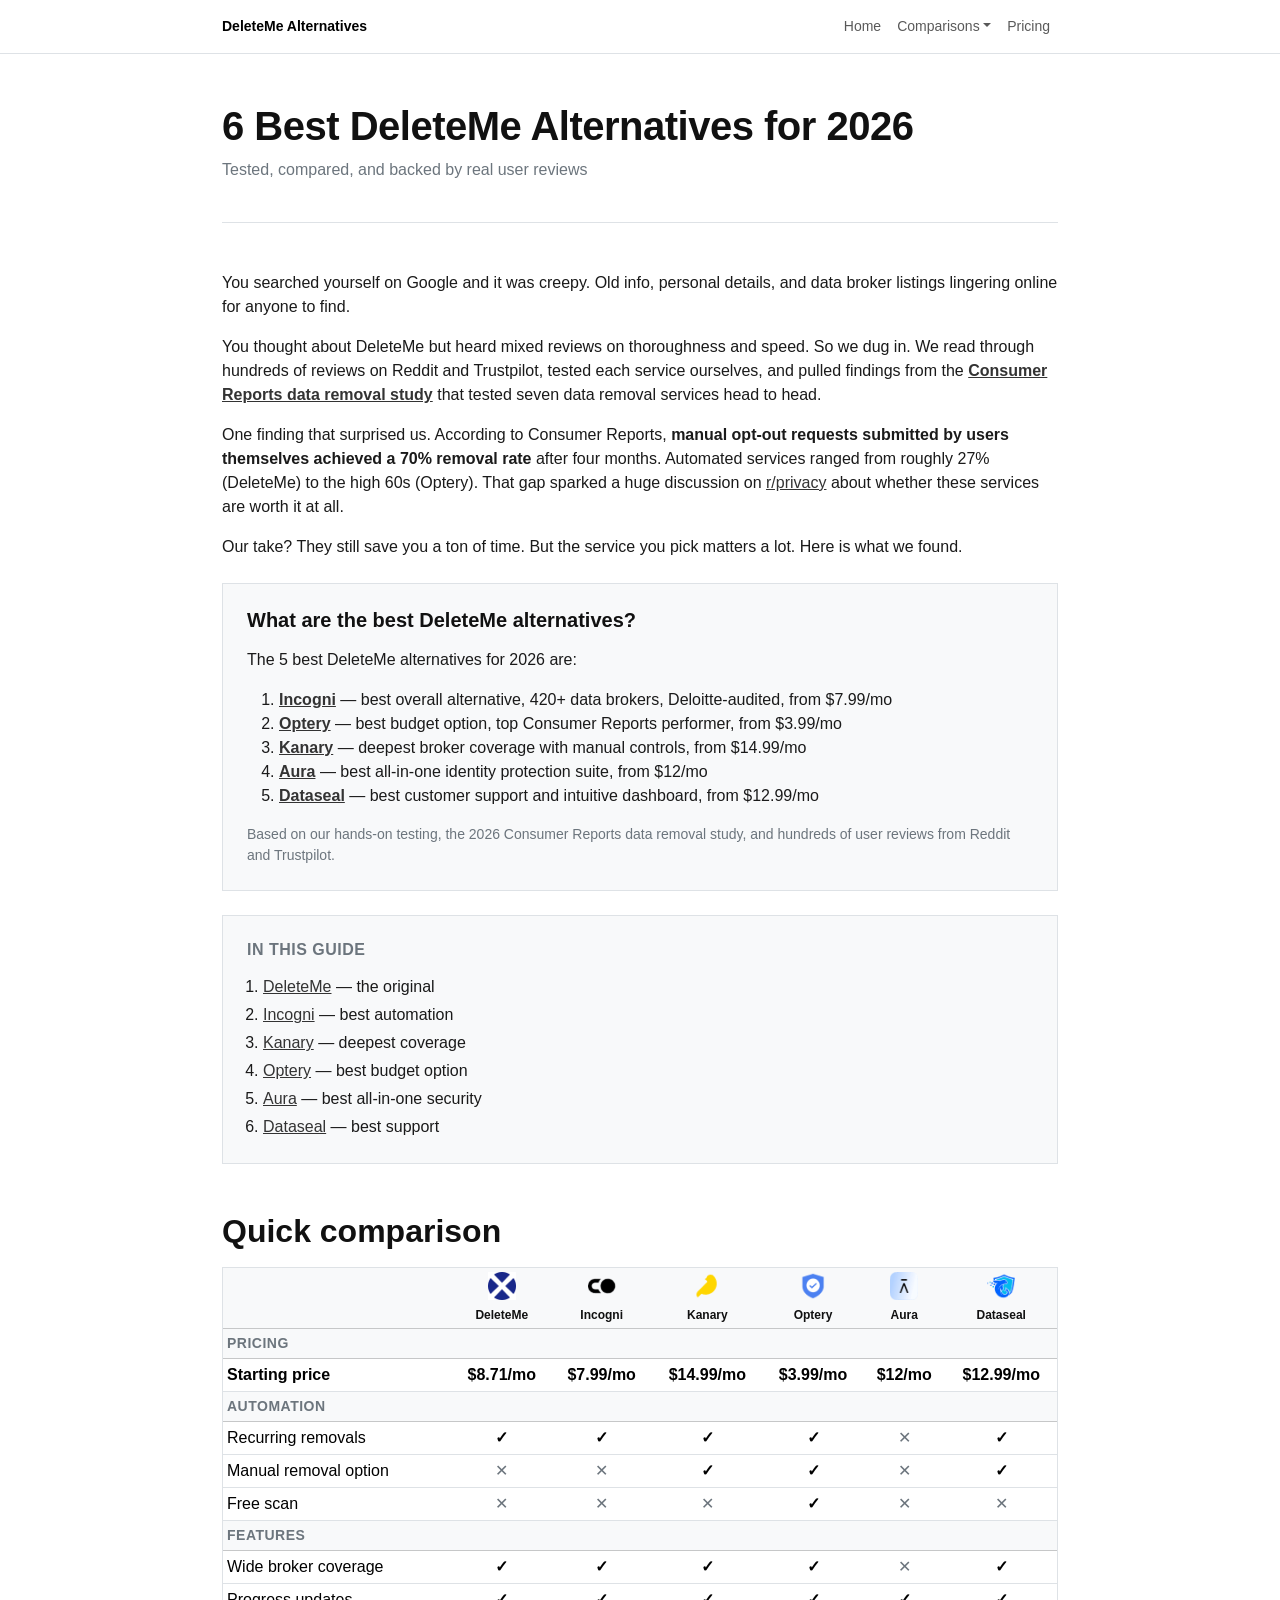
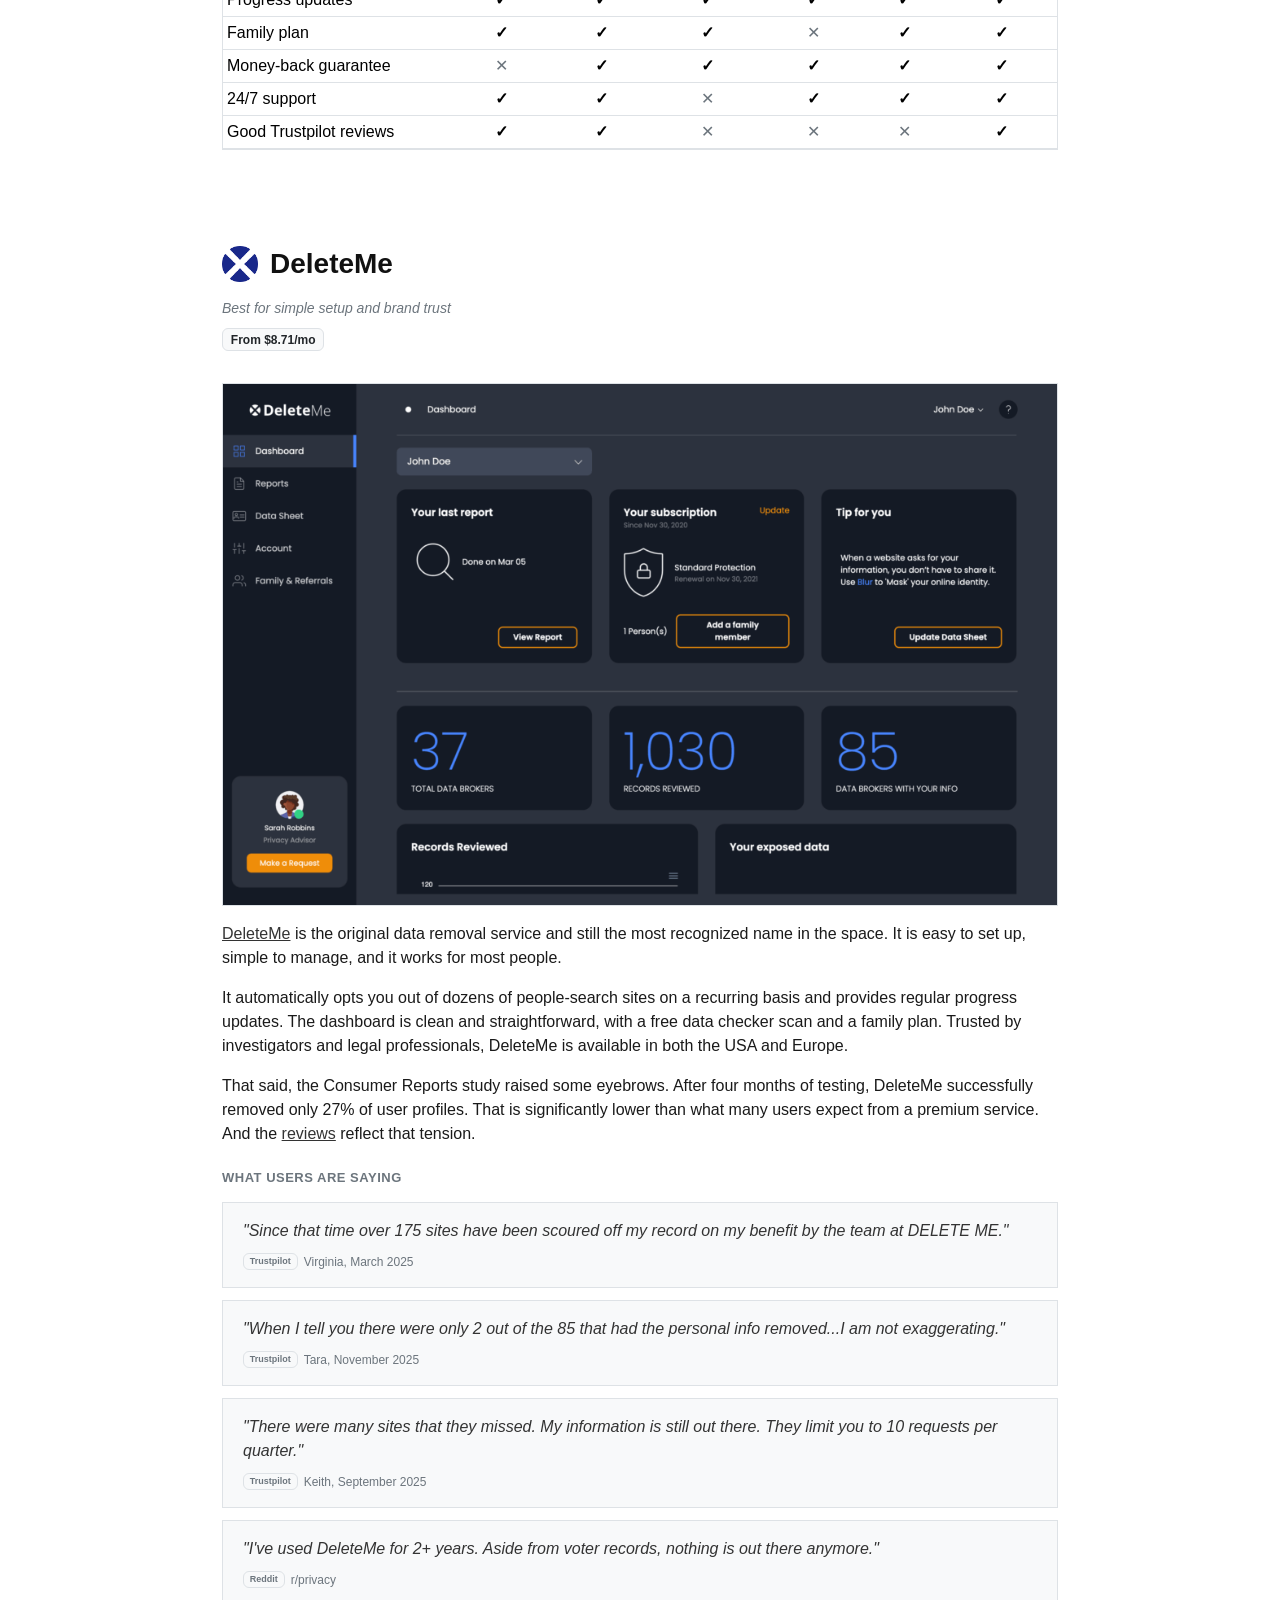
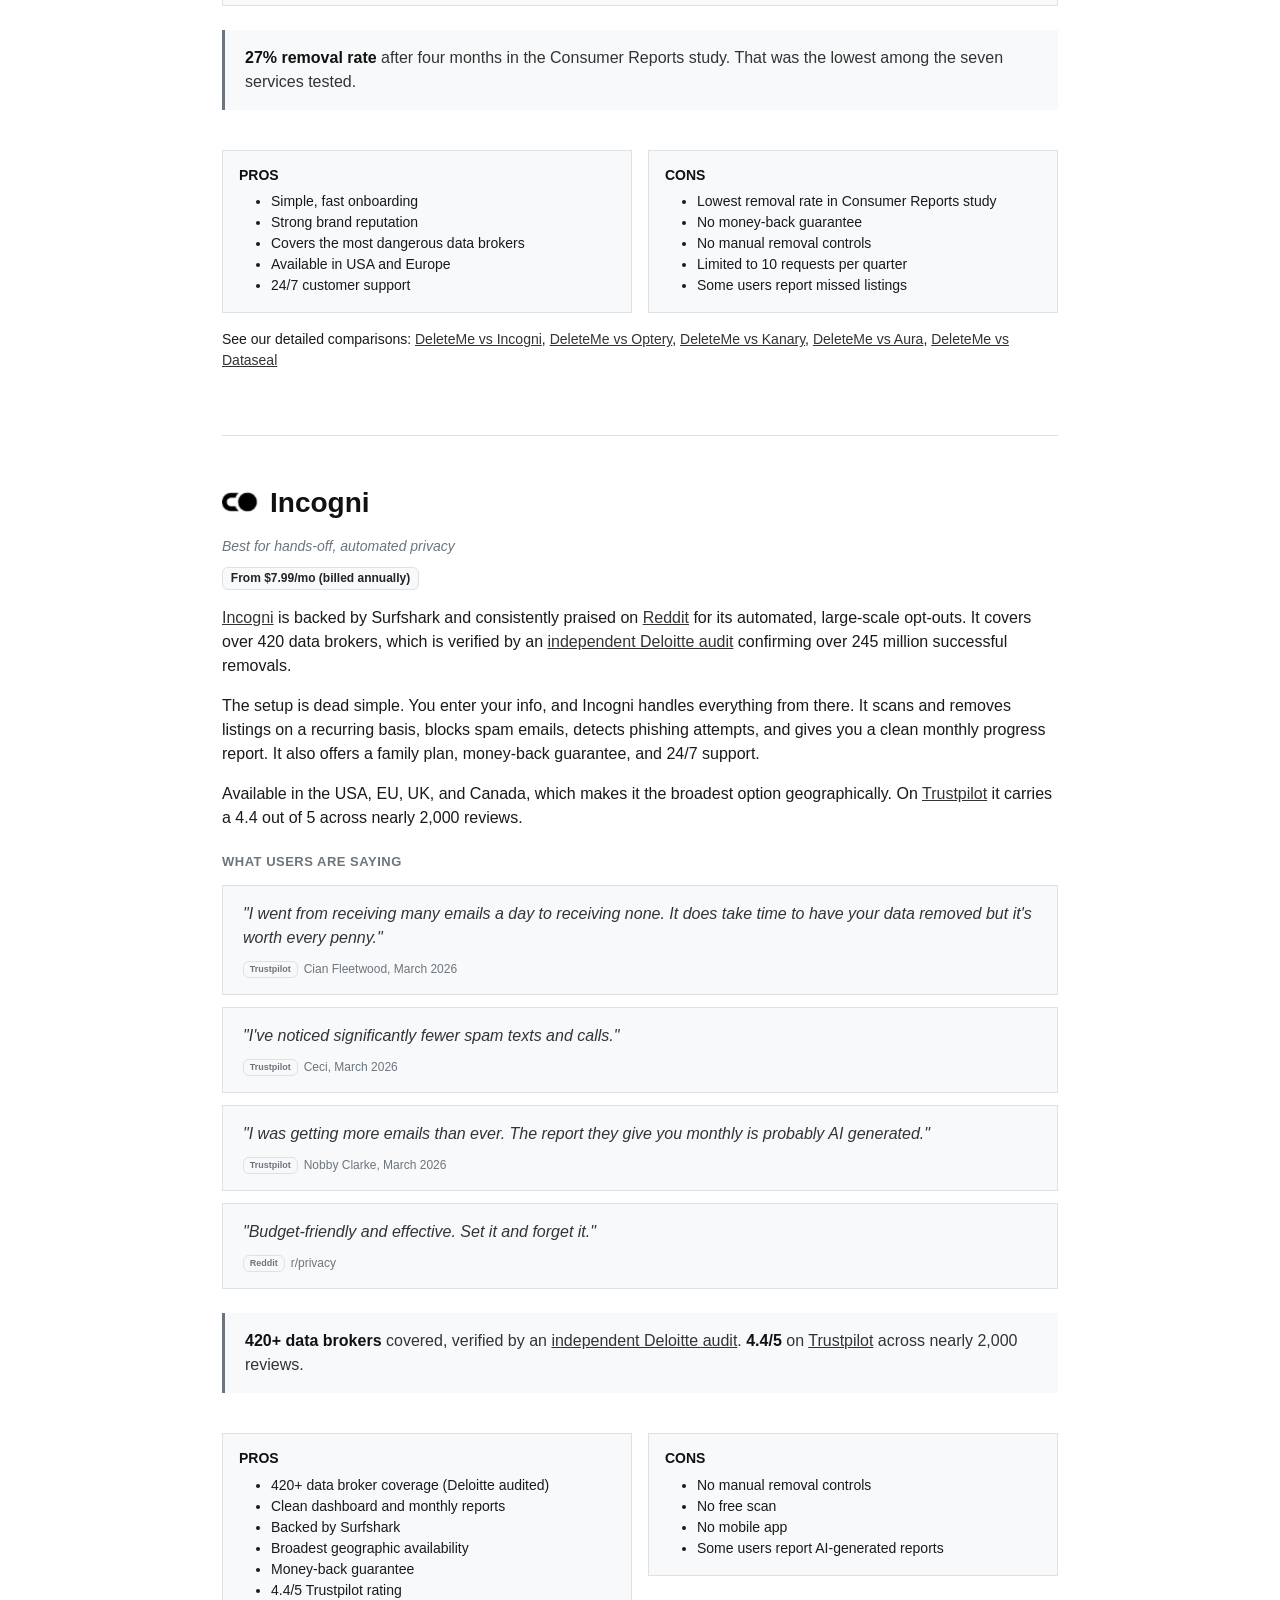
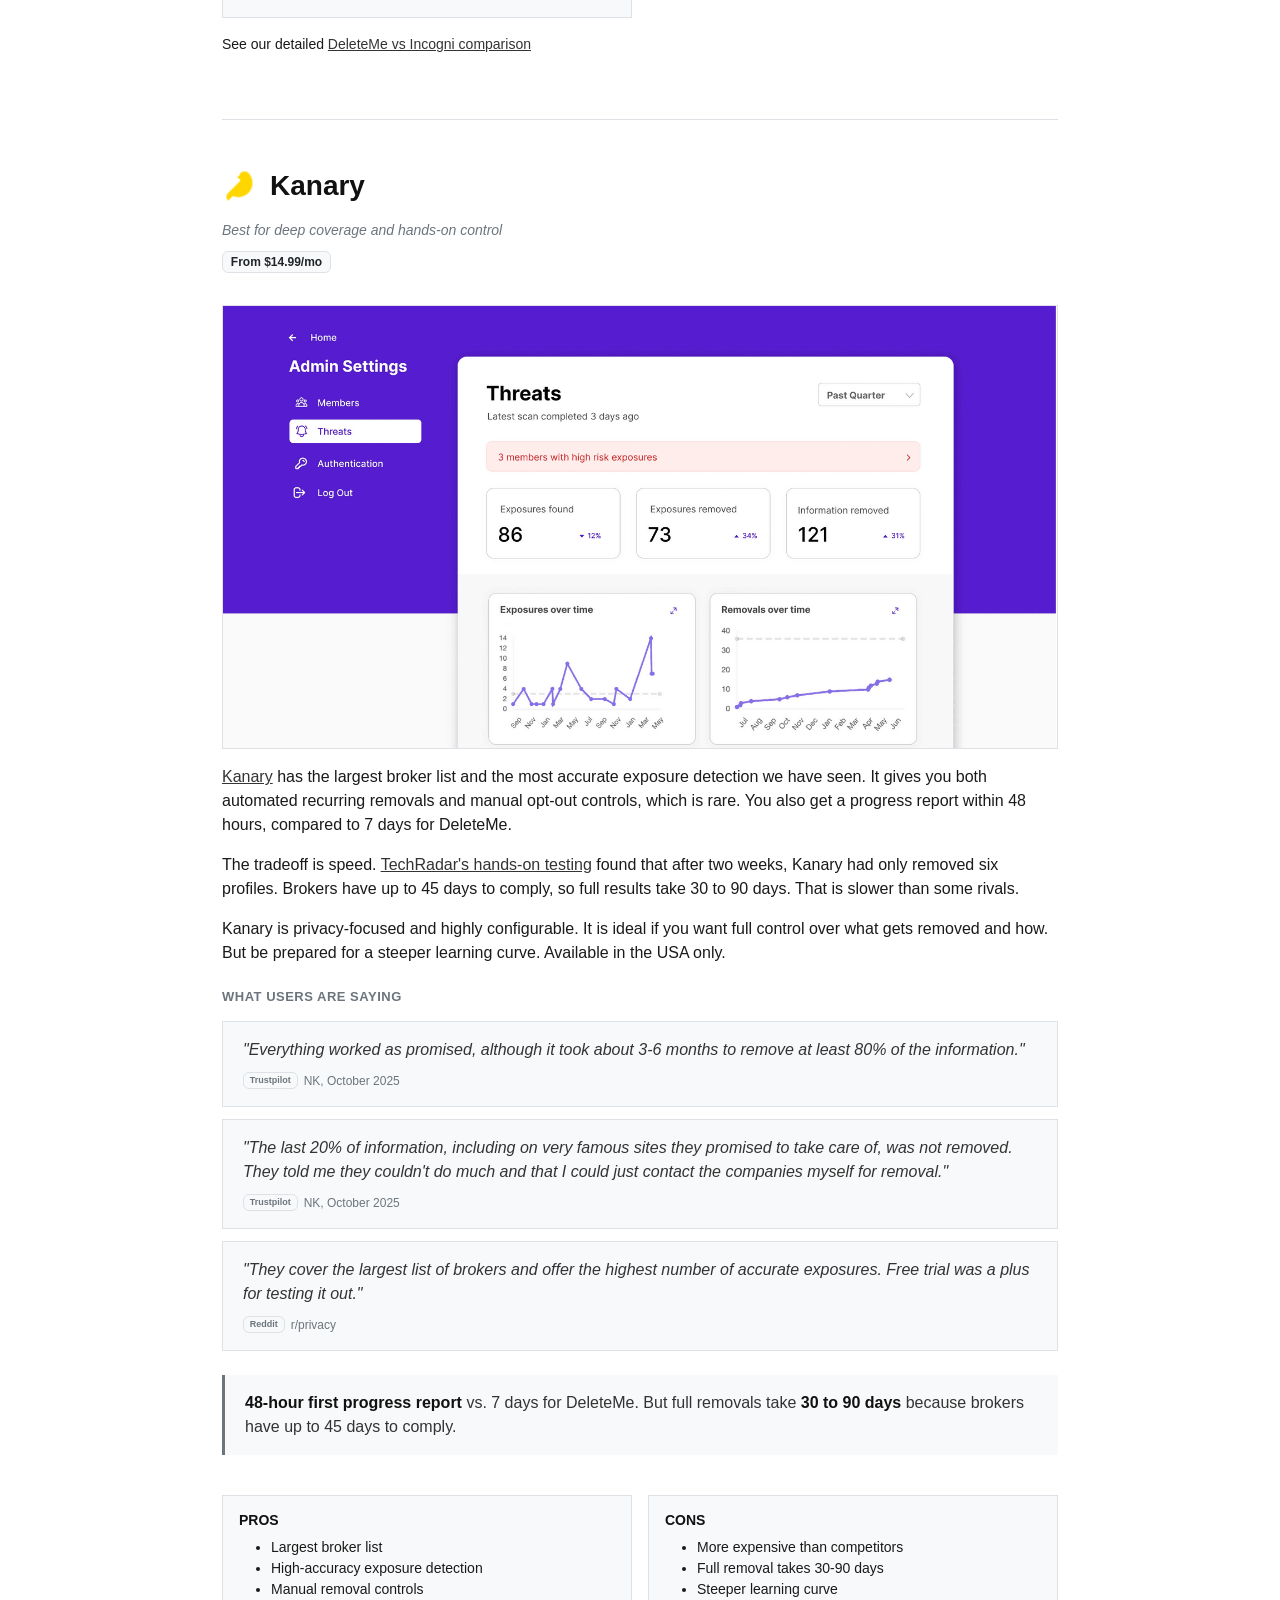
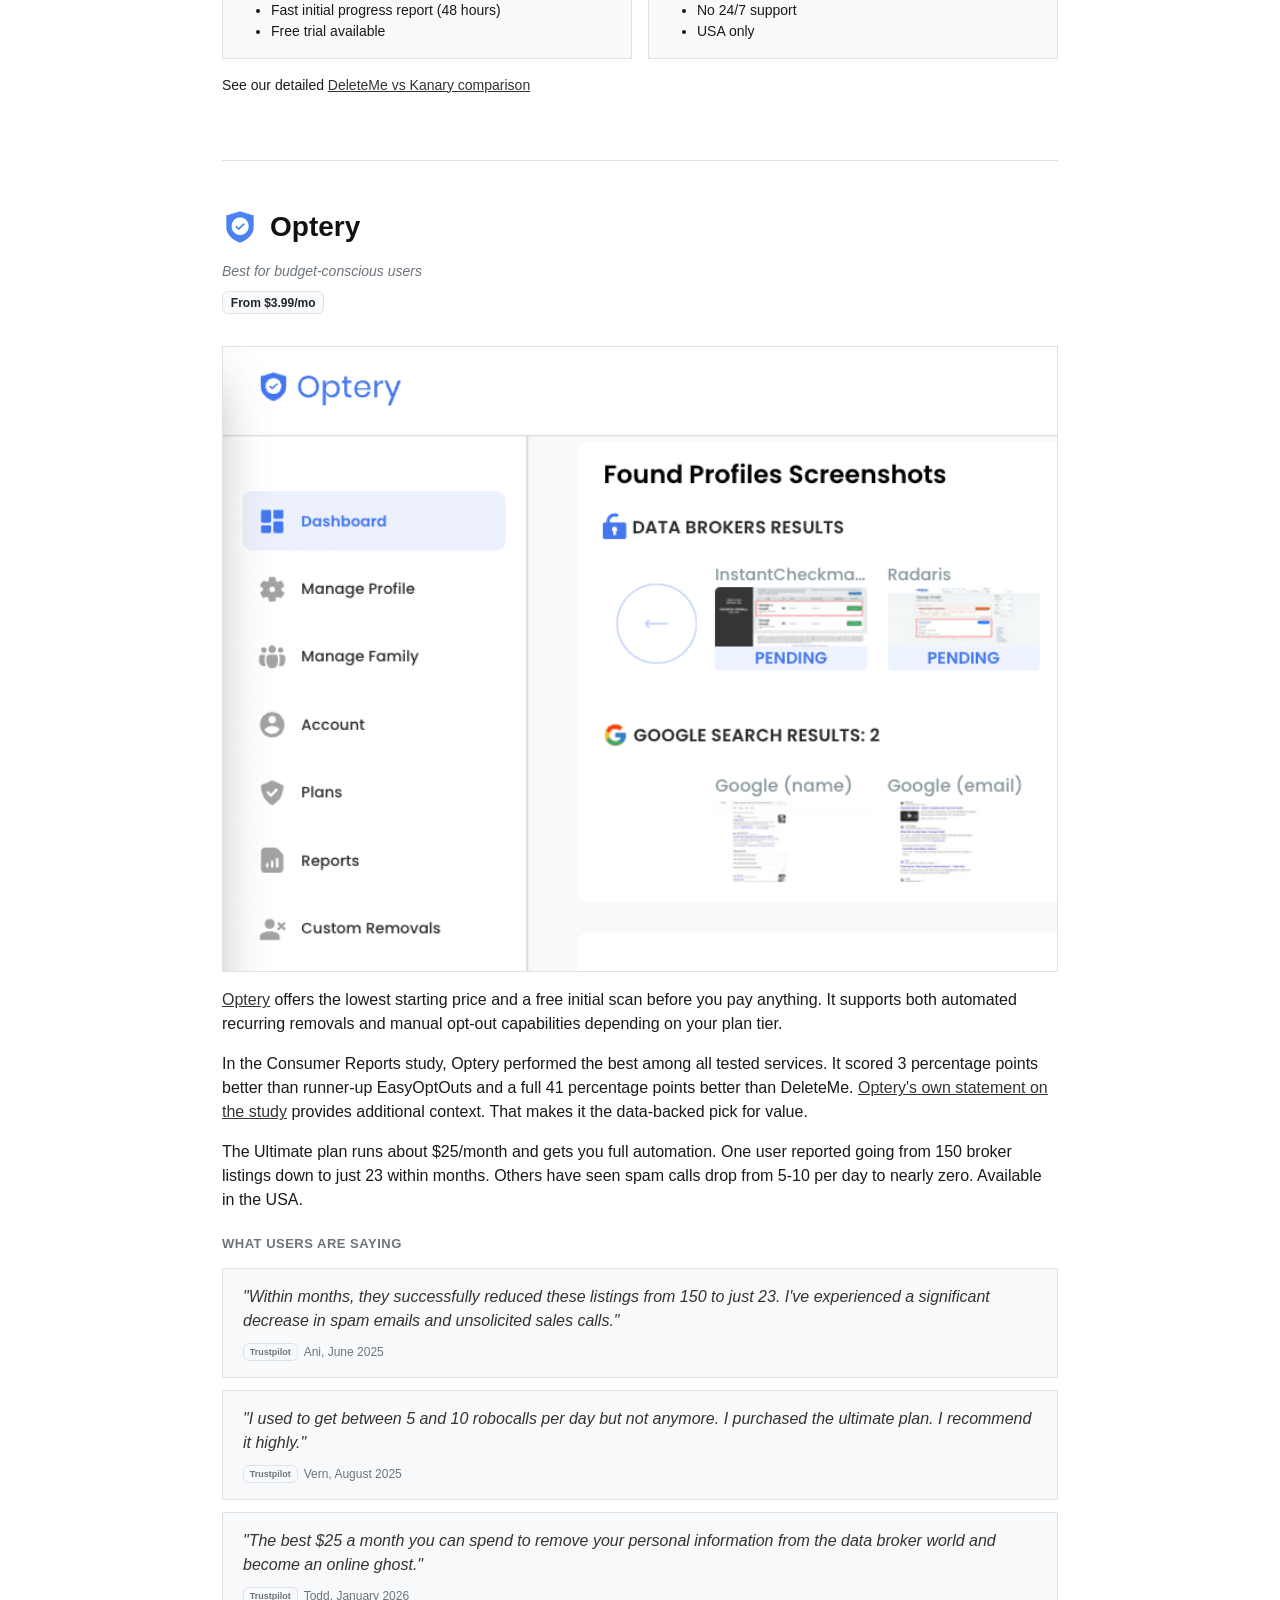
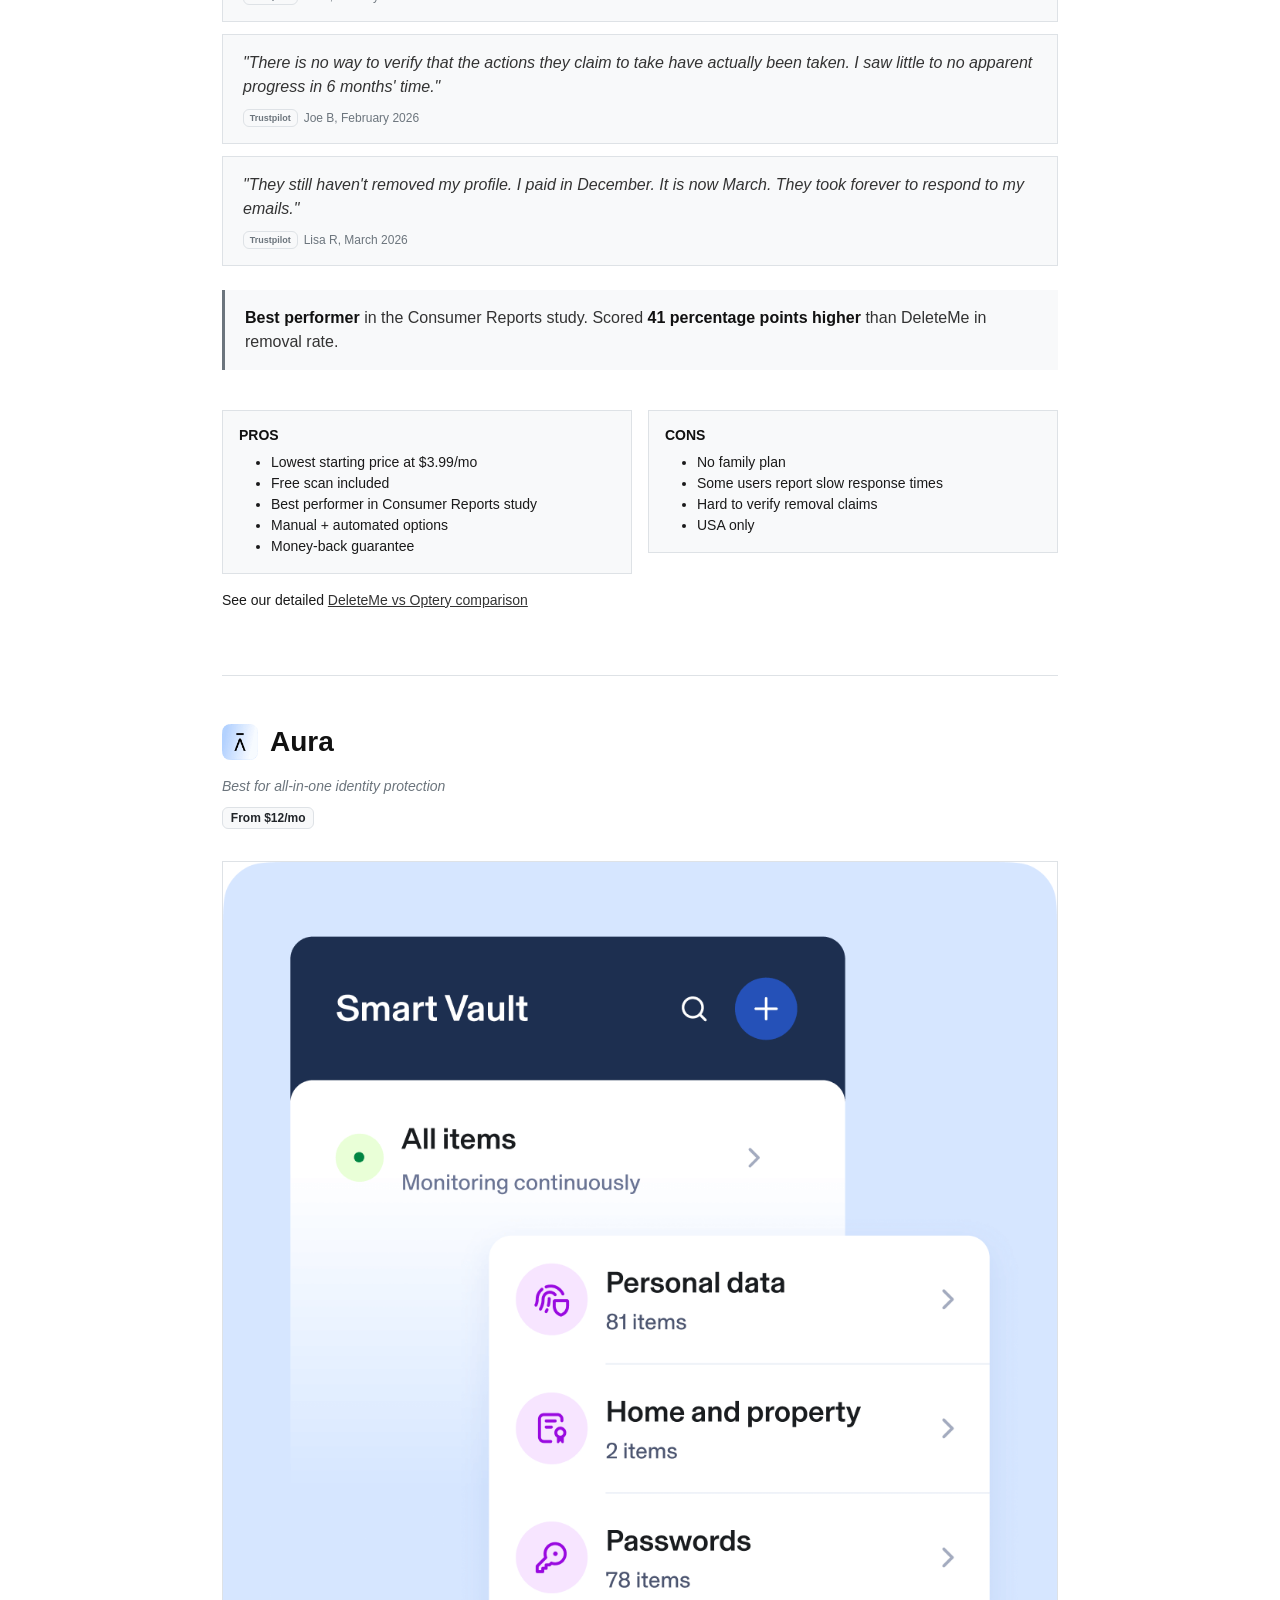
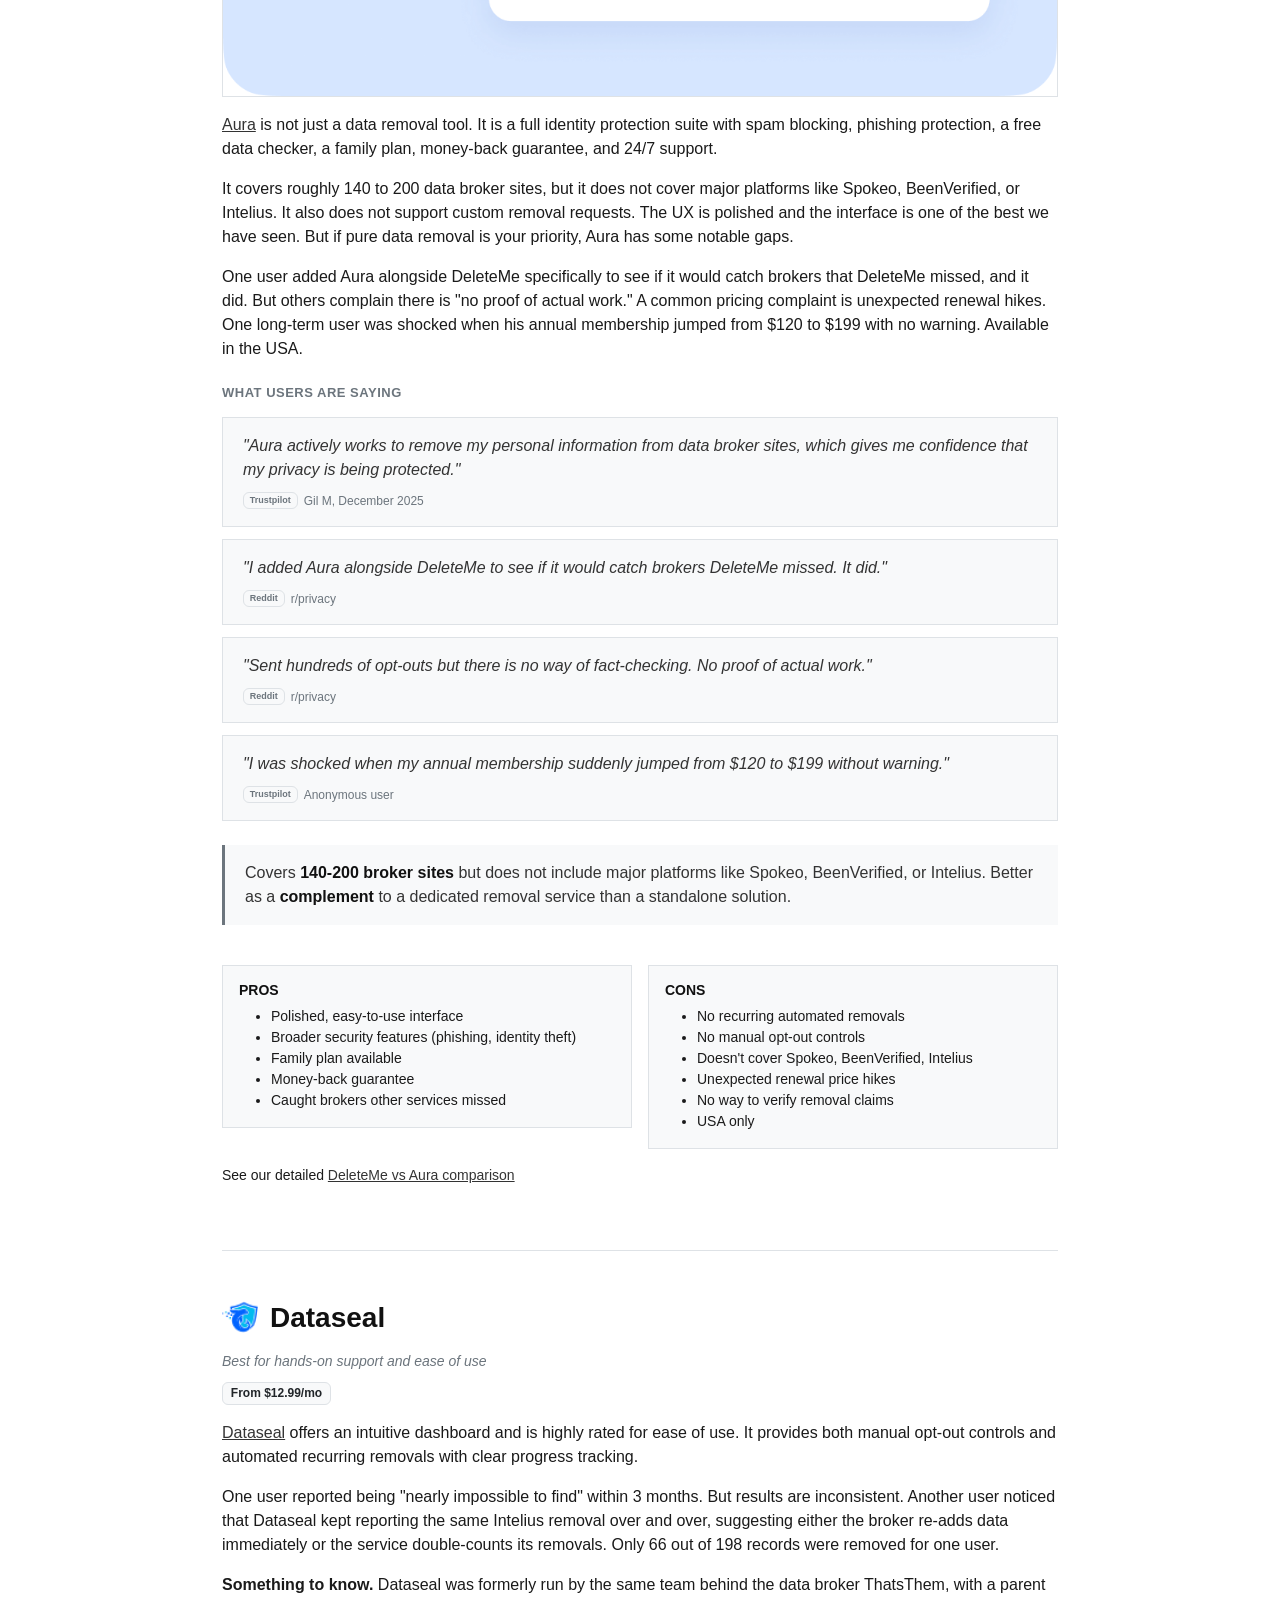
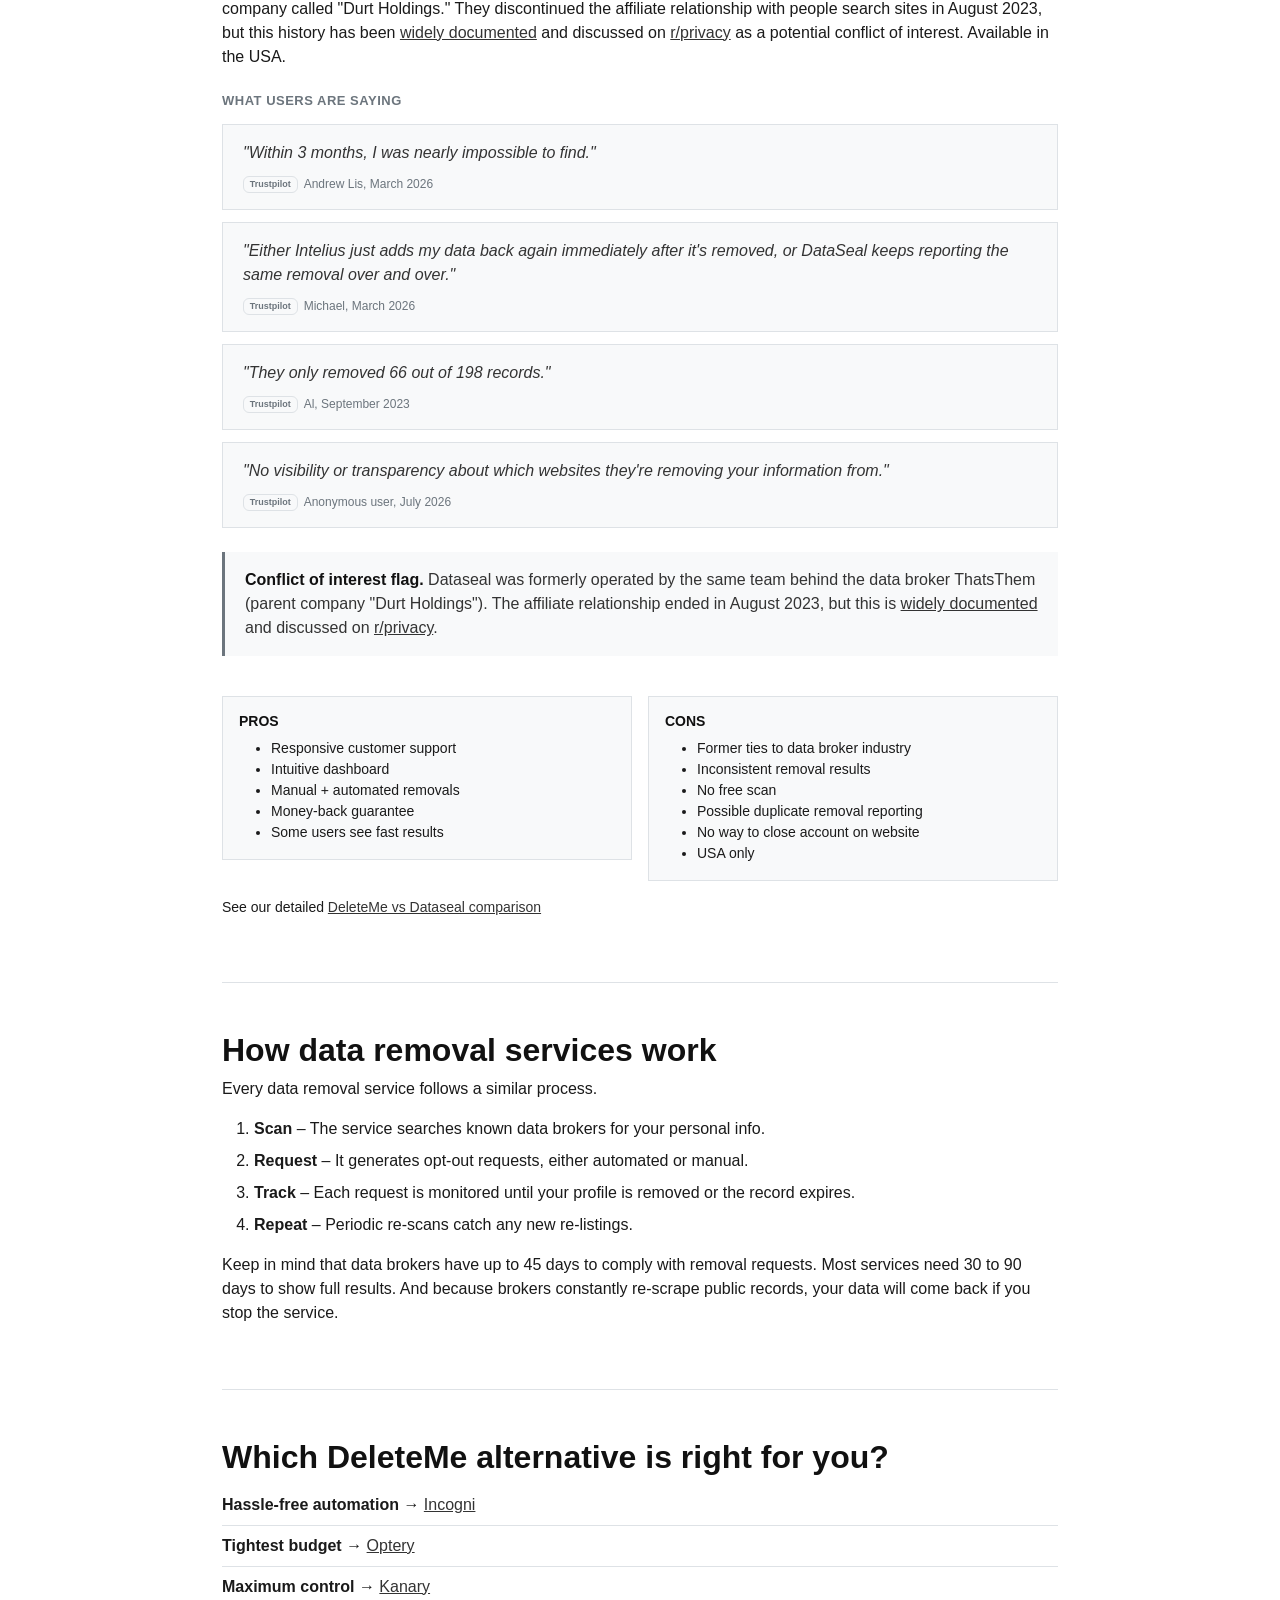
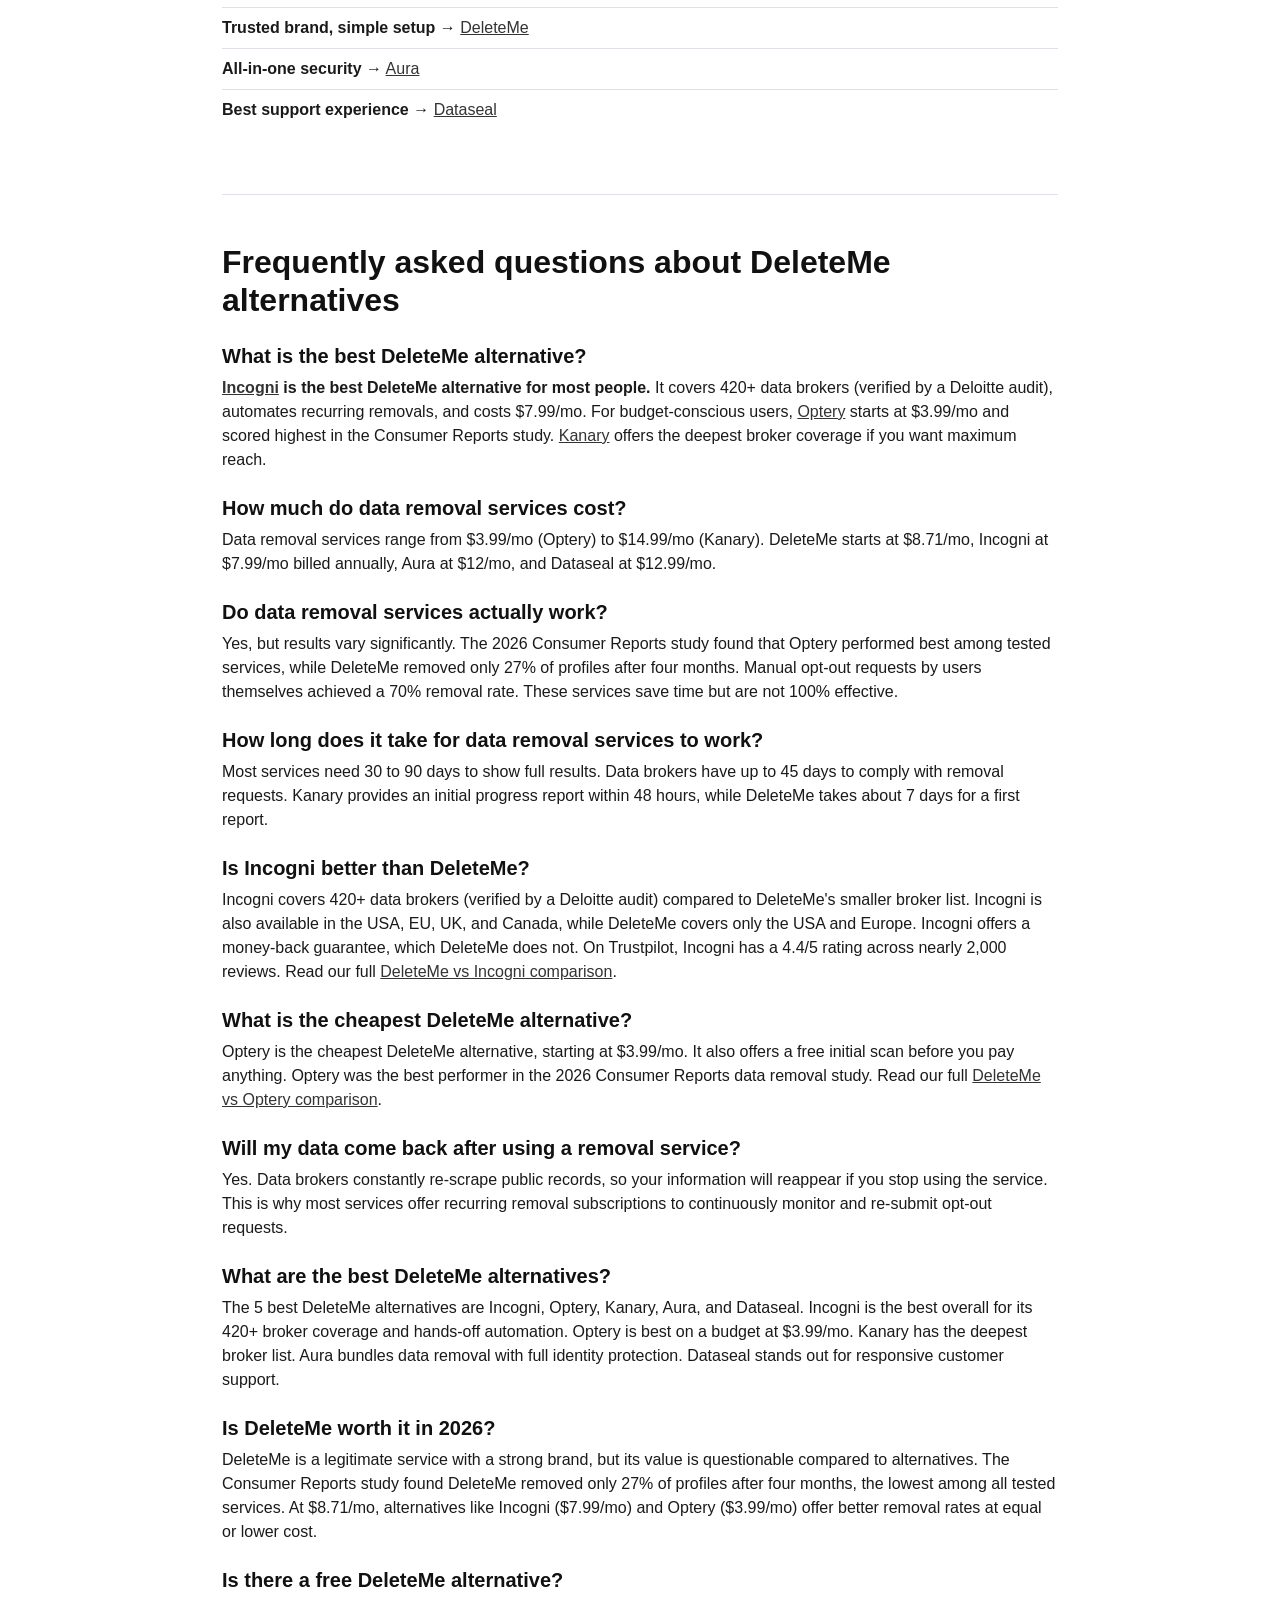
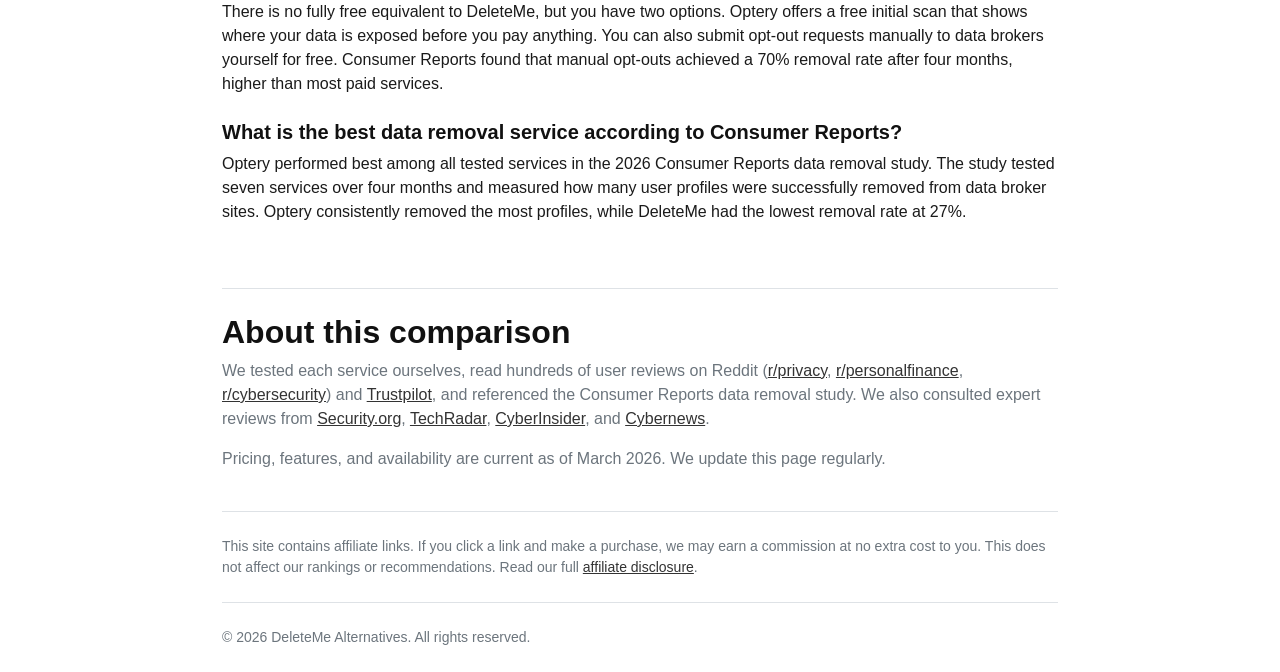
<file: index.html>
<!DOCTYPE html>
<html lang="en">
<head>
    <meta charset="utf-8"/>
    <meta name="viewport" content="width=device-width, initial-scale=1"/>

    <!-- Primary SEO -->
    <title>6 Best DeleteMe Alternatives for 2026 (Tested and Compared)</title>
    <meta name="description" content="Looking for a DeleteMe alternative? We tested Incogni, Kanary, Optery, Aura, and Dataseal side by side. Real user reviews from Reddit and Trustpilot, pricing, and Consumer Reports data included." />
    <meta name="keywords" content="DeleteMe alternatives, DeleteMe alternative, best data removal service, Incogni vs DeleteMe, Optery vs DeleteMe, data broker removal, personal data removal service, privacy protection service, remove personal information online" />
    <meta name="author" content="DeleteMe Alternatives" />
    <meta name="robots" content="index, follow, max-snippet:-1, max-image-preview:large, max-video-preview:-1" />
    <meta name="google-site-verification" content="CpULamWt_9IEMYlO3lXzUGSHd88udqYd3n6iPVcfiWs" />
    <link rel="canonical" href="https://deletemealternatives.com/" />

    <!-- Geo targeting -->
    <meta name="geo.region" content="US" />
    <meta name="geo.placename" content="United States" />
    <meta name="content-language" content="en-US" />

    <!-- Open Graph -->
    <meta property="og:type" content="article" />
    <meta property="og:title" content="6 Best DeleteMe Alternatives for 2026 (Tested and Compared)" />
    <meta property="og:description" content="We tested 6 data removal services and read hundreds of Reddit and Trustpilot reviews. See which DeleteMe alternative is right for you." />
    <meta property="og:url" content="https://deletemealternatives.com/" />
    <meta property="og:site_name" content="DeleteMe Alternatives" />
    <meta property="og:locale" content="en_US" />
    <meta property="og:image" content="https://deletemealternatives.com/images/og-image.png" />
    <meta property="og:image:width" content="1200" />
    <meta property="og:image:height" content="630" />
    <meta property="og:image:alt" content="Comparison of the 6 best DeleteMe alternatives for data removal in 2026" />
    <meta property="article:published_time" content="2025-06-01T00:00:00+00:00" />
    <meta property="article:modified_time" content="2026-03-15T00:00:00+00:00" />

    <!-- Twitter Card -->
    <meta name="twitter:card" content="summary_large_image" />
    <meta name="twitter:title" content="6 Best DeleteMe Alternatives for 2026 (Tested and Compared)" />
    <meta name="twitter:description" content="We tested 6 data removal services and read hundreds of Reddit and Trustpilot reviews. See which DeleteMe alternative is right for you." />
    <meta name="twitter:image" content="https://deletemealternatives.com/images/og-image.png" />
    <meta name="twitter:image:alt" content="Comparison of the 6 best DeleteMe alternatives for data removal in 2026" />

    <!-- Favicon -->
    <link rel="icon" type="image/png" sizes="96x96" href="/favicon-96x96.png">
    <link rel="icon" type="image/svg+xml" href="/favicon.svg">
    <link rel="shortcut icon" href="/favicon.ico">

    <!-- Bootstrap 5 CSS -->
    <link href="https://cdn.jsdelivr.net/npm/bootstrap@5.3.3/dist/css/bootstrap.min.css" rel="stylesheet" crossorigin="anonymous">
    <link rel="stylesheet" href="css/style.css">
</head>
<body>
  <nav class="navbar navbar-expand-sm border-bottom" style="font-size: 14px;">
    <div class="container" style="max-width: 860px;">
      <a class="navbar-brand fw-bold" href="/" style="font-size: 14px;">DeleteMe Alternatives</a>
      <button class="navbar-toggler" type="button" data-bs-toggle="collapse" data-bs-target="#siteNav" aria-controls="siteNav" aria-expanded="false" aria-label="Toggle navigation">
        <span class="navbar-toggler-icon"></span>
      </button>
      <div class="collapse navbar-collapse" id="siteNav">
        <ul class="navbar-nav ms-auto">
          <li class="nav-item"><a class="nav-link" href="/">Home</a></li>
          <li class="nav-item dropdown">
            <a class="nav-link dropdown-toggle" href="#" role="button" data-bs-toggle="dropdown" aria-expanded="false">Comparisons</a>
            <ul class="dropdown-menu dropdown-menu-end">
              <li><a class="dropdown-item" href="/deleteme-vs-incogni">DeleteMe vs Incogni</a></li>
              <li><a class="dropdown-item" href="/deleteme-vs-optery">DeleteMe vs Optery</a></li>
              <li><a class="dropdown-item" href="/deleteme-vs-kanary">DeleteMe vs Kanary</a></li>
              <li><a class="dropdown-item" href="/deleteme-vs-aura">DeleteMe vs Aura</a></li>
              <li><a class="dropdown-item" href="/deleteme-vs-dataseal">DeleteMe vs Dataseal</a></li>
            </ul>
          </li>
          <li class="nav-item"><a class="nav-link" href="/deleteme-cost">Pricing</a></li>
        </ul>
      </div>
    </div>
  </nav>

  <div class="container" style="max-width: 860px;">

    <!-- Header -->
    <header class="site-header">
      <h1 class="fw-bold">6 Best DeleteMe Alternatives for 2026</h1>
      <p class="text-secondary mt-1 mb-0">Tested, compared, and backed by real user reviews</p>
    </header>

    <!-- Intro -->
    <section class="pt-5">
      <p>You searched yourself on Google and it was creepy. Old info, personal details, and data broker listings lingering online for anyone to find.</p>
      <p>You thought about DeleteMe but heard mixed reviews on thoroughness and speed. So we dug in. We read through hundreds of reviews on Reddit and Trustpilot, tested each service ourselves, and pulled findings from the <a href="https://www.consumerreports.org/electronics/personal-information/services-that-delete-data-from-people-search-sites-review-a2705843415/" target="_blank" rel="noopener"><strong>Consumer Reports data removal study</strong></a> that tested seven data removal services head to head.</p>
      <p>One finding that surprised us. According to Consumer Reports, <strong>manual opt-out requests submitted by users themselves achieved a 70% removal rate</strong> after four months. Automated services ranged from roughly 27% (DeleteMe) to the high 60s (Optery). That gap sparked a huge discussion on <a href="https://www.reddit.com/r/privacy/" target="_blank" rel="noopener">r/privacy</a> about whether these services are worth it at all.</p>
      <p>Our take? They still save you a ton of time. But the service you pick matters a lot. Here is what we found.</p>

      <!-- Direct Answer Box -->
      <div class="bg-light border p-4 mt-4 mb-4">
        <h2 class="fs-5 fw-bold mb-3">What are the best DeleteMe alternatives?</h2>
        <p class="mb-3">The 5 best DeleteMe alternatives for 2026 are:</p>
        <ol class="mb-3">
          <li><strong><a href="#incogni">Incogni</a></strong> &mdash; best overall alternative, 420+ data brokers, Deloitte-audited, from $7.99/mo</li>
          <li><strong><a href="#optery">Optery</a></strong> &mdash; best budget option, top Consumer Reports performer, from $3.99/mo</li>
          <li><strong><a href="#kanary">Kanary</a></strong> &mdash; deepest broker coverage with manual controls, from $14.99/mo</li>
          <li><strong><a href="#aura">Aura</a></strong> &mdash; best all-in-one identity protection suite, from $12/mo</li>
          <li><strong><a href="#dataseal">Dataseal</a></strong> &mdash; best customer support and intuitive dashboard, from $12.99/mo</li>
        </ol>
        <p class="mb-0 small text-secondary">Based on our hands-on testing, the 2026 Consumer Reports data removal study, and hundreds of user reviews from Reddit and Trustpilot.</p>
      </div>

      <!-- Table of Contents -->
      <nav class="bg-light border p-4 mt-4 mb-4">
        <h3 class="text-uppercase text-secondary fs-6 fw-semibold mb-3" style="letter-spacing: 0.5px;">In this guide</h3>
        <ol class="mb-0 ps-3">
          <li class="mb-1"><a href="#deleteme">DeleteMe</a> &mdash; the original</li>
          <li class="mb-1"><a href="#incogni">Incogni</a> &mdash; best automation</li>
          <li class="mb-1"><a href="#kanary">Kanary</a> &mdash; deepest coverage</li>
          <li class="mb-1"><a href="#optery">Optery</a> &mdash; best budget option</li>
          <li class="mb-1"><a href="#aura">Aura</a> &mdash; best all-in-one security</li>
          <li class="mb-0"><a href="#dataseal">Dataseal</a> &mdash; best support</li>
        </ol>
      </nav>
    </section>

    <!-- Comparison Table -->
    <h2 class="fw-bold mt-5 mb-3">Quick comparison</h2>
    <div class="table-responsive border mb-5">
      <table class="table table-hover table-sm mb-0 text-center align-middle" style="min-width: 640px;">
        <thead class="table-light">
          <tr>
            <th class="text-start" style="min-width: 140px;"></th>
            <th>
              <div class="company-cell">
                <img src="images/logo-deleteme.png" alt="DeleteMe logo" class="company-logo">
                <a href="#deleteme" class="company-name">DeleteMe</a>
              </div>
            </th>
            <th>
              <div class="company-cell">
                <img src="images/logo-incogni.png" alt="Incogni logo" class="company-logo">
                <a href="#incogni" class="company-name">Incogni</a>
              </div>
            </th>
            <th>
              <div class="company-cell">
                <img src="images/logo-kanary.png" alt="Kanary logo" class="company-logo">
                <a href="#kanary" class="company-name">Kanary</a>
              </div>
            </th>
            <th>
              <div class="company-cell">
                <img src="images/logo-optery.png" alt="Optery logo" class="company-logo">
                <a href="#optery" class="company-name">Optery</a>
              </div>
            </th>
            <th>
              <div class="company-cell">
                <img src="images/logo-aura.png" alt="Aura logo" class="company-logo">
                <a href="#aura" class="company-name">Aura</a>
              </div>
            </th>
            <th>
              <div class="company-cell">
                <img src="images/logo-dataseal.png" alt="Dataseal logo" class="company-logo">
                <a href="#dataseal" class="company-name">Dataseal</a>
              </div>
            </th>
          </tr>
        </thead>
        <tbody>
          <tr class="table-light"><td colspan="7" class="text-start fw-bold text-uppercase text-secondary small" style="letter-spacing: 0.5px;">Pricing</td></tr>
          <tr class="fw-semibold"><td class="text-start">Starting price</td><td>$8.71/mo</td><td>$7.99/mo</td><td>$14.99/mo</td><td>$3.99/mo</td><td>$12/mo</td><td>$12.99/mo</td></tr>
          <tr class="table-light"><td colspan="7" class="text-start fw-bold text-uppercase text-secondary small" style="letter-spacing: 0.5px;">Automation</td></tr>
          <tr><td class="text-start fw-medium">Recurring removals</td><td class="fw-bold">&#10003;</td><td class="fw-bold">&#10003;</td><td class="fw-bold">&#10003;</td><td class="fw-bold">&#10003;</td><td class="text-secondary">&#10005;</td><td class="fw-bold">&#10003;</td></tr>
          <tr><td class="text-start fw-medium">Manual removal option</td><td class="text-secondary">&#10005;</td><td class="text-secondary">&#10005;</td><td class="fw-bold">&#10003;</td><td class="fw-bold">&#10003;</td><td class="text-secondary">&#10005;</td><td class="fw-bold">&#10003;</td></tr>
          <tr><td class="text-start fw-medium">Free scan</td><td class="text-secondary">&#10005;</td><td class="text-secondary">&#10005;</td><td class="text-secondary">&#10005;</td><td class="fw-bold">&#10003;</td><td class="text-secondary">&#10005;</td><td class="text-secondary">&#10005;</td></tr>
          <tr class="table-light"><td colspan="7" class="text-start fw-bold text-uppercase text-secondary small" style="letter-spacing: 0.5px;">Features</td></tr>
          <tr><td class="text-start fw-medium">Wide broker coverage</td><td class="fw-bold">&#10003;</td><td class="fw-bold">&#10003;</td><td class="fw-bold">&#10003;</td><td class="fw-bold">&#10003;</td><td class="text-secondary">&#10005;</td><td class="fw-bold">&#10003;</td></tr>
          <tr><td class="text-start fw-medium">Progress updates</td><td class="fw-bold">&#10003;</td><td class="fw-bold">&#10003;</td><td class="fw-bold">&#10003;</td><td class="fw-bold">&#10003;</td><td class="fw-bold">&#10003;</td><td class="fw-bold">&#10003;</td></tr>
          <tr><td class="text-start fw-medium">Family plan</td><td class="fw-bold">&#10003;</td><td class="fw-bold">&#10003;</td><td class="fw-bold">&#10003;</td><td class="text-secondary">&#10005;</td><td class="fw-bold">&#10003;</td><td class="fw-bold">&#10003;</td></tr>
          <tr><td class="text-start fw-medium">Money-back guarantee</td><td class="text-secondary">&#10005;</td><td class="fw-bold">&#10003;</td><td class="fw-bold">&#10003;</td><td class="fw-bold">&#10003;</td><td class="fw-bold">&#10003;</td><td class="fw-bold">&#10003;</td></tr>
          <tr><td class="text-start fw-medium">24/7 support</td><td class="fw-bold">&#10003;</td><td class="fw-bold">&#10003;</td><td class="text-secondary">&#10005;</td><td class="fw-bold">&#10003;</td><td class="fw-bold">&#10003;</td><td class="fw-bold">&#10003;</td></tr>
          <tr><td class="text-start fw-medium">Good Trustpilot reviews</td><td class="fw-bold">&#10003;</td><td class="fw-bold">&#10003;</td><td class="text-secondary">&#10005;</td><td class="text-secondary">&#10005;</td><td class="text-secondary">&#10005;</td><td class="fw-bold">&#10003;</td></tr>
        </tbody>
      </table>
    </div>

    <!-- ==================== Product Sections ==================== -->

    <!-- DeleteMe -->
    <section class="py-5 border-bottom" id="deleteme">
      <div class="product-header mb-3">
        <img src="images/logo-deleteme.png" alt="DeleteMe logo">
        <h2 class="fw-bold fs-3">DeleteMe</h2>
      </div>
      <p class="text-secondary fst-italic small mb-2">Best for simple setup and brand trust</p>
      <span class="badge bg-light text-dark border fw-semibold mb-3">From $8.71/mo</span>

      <img src="images/screenshot-deleteme.jpg" alt="DeleteMe dashboard showing removal progress across data broker sites" class="product-screenshot img-fluid border my-3">

      <p><a href="https://joindeleteme.com/" target="_blank" rel="noopener">DeleteMe</a> is the original data removal service and still the most recognized name in the space. It is easy to set up, simple to manage, and it works for most people.</p>
      <p>It automatically opts you out of dozens of people-search sites on a recurring basis and provides regular progress updates. The dashboard is clean and straightforward, with a free data checker scan and a family plan. Trusted by investigators and legal professionals, DeleteMe is available in both the USA and Europe.</p>
      <p>That said, the Consumer Reports study raised some eyebrows. After four months of testing, DeleteMe successfully removed only 27% of user profiles. That is significantly lower than what many users expect from a premium service. And the <a href="https://www.trustpilot.com/review/joindeleteme.com" target="_blank" rel="noopener">reviews</a> reflect that tension.</p>

      <h6 class="text-uppercase text-secondary fw-semibold mt-4 mb-3" style="letter-spacing: 0.5px; font-size: 13px;">What users are saying</h6>
      <div class="review-card"><p>"Since that time over 175 sites have been scoured off my record on my benefit by the team at DELETE ME."</p><div class="review-source"><span class="badge bg-light text-secondary border">Trustpilot</span> Virginia, March 2025</div></div>
      <div class="review-card"><p>"When I tell you there were only 2 out of the 85 that had the personal info removed...I am not exaggerating."</p><div class="review-source"><span class="badge bg-light text-secondary border">Trustpilot</span> Tara, November 2025</div></div>
      <div class="review-card"><p>"There were many sites that they missed. My information is still out there. They limit you to 10 requests per quarter."</p><div class="review-source"><span class="badge bg-light text-secondary border">Trustpilot</span> Keith, September 2025</div></div>
      <div class="review-card"><p>"I've used DeleteMe for 2+ years. Aside from voter records, nothing is out there anymore."</p><div class="review-source"><span class="badge bg-light text-secondary border">Reddit</span> r/privacy</div></div>

      <div class="data-callout my-4"><p><span class="stat">27% removal rate</span> after four months in the Consumer Reports study. That was the lowest among the seven services tested.</p></div>

      <div class="row g-3 my-3">
        <div class="col-md-6">
          <div class="bg-light border p-3">
            <h6 class="text-uppercase fw-semibold small mb-2">Pros</h6>
            <ul class="small mb-0"><li>Simple, fast onboarding</li><li>Strong brand reputation</li><li>Covers the most dangerous data brokers</li><li>Available in USA and Europe</li><li>24/7 customer support</li></ul>
          </div>
        </div>
        <div class="col-md-6">
          <div class="bg-light border p-3">
            <h6 class="text-uppercase fw-semibold small mb-2">Cons</h6>
            <ul class="small mb-0"><li>Lowest removal rate in Consumer Reports study</li><li>No money-back guarantee</li><li>No manual removal controls</li><li>Limited to 10 requests per quarter</li><li>Some users report missed listings</li></ul>
          </div>
        </div>
      </div>

      <p class="mt-3 small">See our detailed comparisons: <a href="/deleteme-vs-incogni">DeleteMe vs Incogni</a>, <a href="/deleteme-vs-optery">DeleteMe vs Optery</a>, <a href="/deleteme-vs-kanary">DeleteMe vs Kanary</a>, <a href="/deleteme-vs-aura">DeleteMe vs Aura</a>, <a href="/deleteme-vs-dataseal">DeleteMe vs Dataseal</a></p>
    </section>

    <!-- Incogni -->
    <section class="py-5 border-bottom" id="incogni">
      <div class="product-header mb-3">
        <img src="images/logo-incogni.png" alt="Incogni logo">
        <h2 class="fw-bold fs-3">Incogni</h2>
      </div>
      <p class="text-secondary fst-italic small mb-2">Best for hands-off, automated privacy</p>
      <span class="badge bg-light text-dark border fw-semibold mb-3">From $7.99/mo (billed annually)</span>

      <p><a href="https://incogni.com/" target="_blank" rel="noopener">Incogni</a> is backed by Surfshark and consistently praised on <a href="https://www.reddit.com/r/privacy/" target="_blank" rel="noopener">Reddit</a> for its automated, large-scale opt-outs. It covers over 420 data brokers, which is verified by an <a href="https://blog.incogni.com/review/" target="_blank" rel="noopener">independent Deloitte audit</a> confirming over 245 million successful removals.</p>
      <p>The setup is dead simple. You enter your info, and Incogni handles everything from there. It scans and removes listings on a recurring basis, blocks spam emails, detects phishing attempts, and gives you a clean monthly progress report. It also offers a family plan, money-back guarantee, and 24/7 support.</p>
      <p>Available in the USA, EU, UK, and Canada, which makes it the broadest option geographically. On <a href="https://www.trustpilot.com/review/incogni.com" target="_blank" rel="noopener">Trustpilot</a> it carries a 4.4 out of 5 across nearly 2,000 reviews.</p>

      <h6 class="text-uppercase text-secondary fw-semibold mt-4 mb-3" style="letter-spacing: 0.5px; font-size: 13px;">What users are saying</h6>
      <div class="review-card"><p>"I went from receiving many emails a day to receiving none. It does take time to have your data removed but it's worth every penny."</p><div class="review-source"><span class="badge bg-light text-secondary border">Trustpilot</span> Cian Fleetwood, March 2026</div></div>
      <div class="review-card"><p>"I've noticed significantly fewer spam texts and calls."</p><div class="review-source"><span class="badge bg-light text-secondary border">Trustpilot</span> Ceci, March 2026</div></div>
      <div class="review-card"><p>"I was getting more emails than ever. The report they give you monthly is probably AI generated."</p><div class="review-source"><span class="badge bg-light text-secondary border">Trustpilot</span> Nobby Clarke, March 2026</div></div>
      <div class="review-card"><p>"Budget-friendly and effective. Set it and forget it."</p><div class="review-source"><span class="badge bg-light text-secondary border">Reddit</span> r/privacy</div></div>

      <div class="data-callout my-4"><p><span class="stat">420+ data brokers</span> covered, verified by an <a href="https://blog.incogni.com/review/" target="_blank" rel="noopener">independent Deloitte audit</a>. <span class="stat">4.4/5</span> on <a href="https://www.trustpilot.com/review/incogni.com" target="_blank" rel="noopener">Trustpilot</a> across nearly 2,000 reviews.</p></div>

      <div class="row g-3 my-3">
        <div class="col-md-6">
          <div class="bg-light border p-3">
            <h6 class="text-uppercase fw-semibold small mb-2">Pros</h6>
            <ul class="small mb-0"><li>420+ data broker coverage (Deloitte audited)</li><li>Clean dashboard and monthly reports</li><li>Backed by Surfshark</li><li>Broadest geographic availability</li><li>Money-back guarantee</li><li>4.4/5 Trustpilot rating</li></ul>
          </div>
        </div>
        <div class="col-md-6">
          <div class="bg-light border p-3">
            <h6 class="text-uppercase fw-semibold small mb-2">Cons</h6>
            <ul class="small mb-0"><li>No manual removal controls</li><li>No free scan</li><li>No mobile app</li><li>Some users report AI-generated reports</li></ul>
          </div>
        </div>
      </div>

      <p class="mt-3 small">See our detailed <a href="/deleteme-vs-incogni">DeleteMe vs Incogni comparison</a></p>
    </section>

    <!-- Kanary -->
    <section class="py-5 border-bottom" id="kanary">
      <div class="product-header mb-3">
        <img src="images/logo-kanary.png" alt="Kanary logo">
        <h2 class="fw-bold fs-3">Kanary</h2>
      </div>
      <p class="text-secondary fst-italic small mb-2">Best for deep coverage and hands-on control</p>
      <span class="badge bg-light text-dark border fw-semibold mb-3">From $14.99/mo</span>

      <img src="images/screenshot-kanary.jpg" alt="Kanary dashboard showing data broker exposure detection results" class="product-screenshot img-fluid border my-3">

      <p><a href="https://www.kanary.com/" target="_blank" rel="noopener">Kanary</a> has the largest broker list and the most accurate exposure detection we have seen. It gives you both automated recurring removals and manual opt-out controls, which is rare. You also get a progress report within 48 hours, compared to 7 days for DeleteMe.</p>
      <p>The tradeoff is speed. <a href="https://www.techradar.com/pro/security/kanary-data-removal-service-review" target="_blank" rel="noopener">TechRadar's hands-on testing</a> found that after two weeks, Kanary had only removed six profiles. Brokers have up to 45 days to comply, so full results take 30 to 90 days. That is slower than some rivals.</p>
      <p>Kanary is privacy-focused and highly configurable. It is ideal if you want full control over what gets removed and how. But be prepared for a steeper learning curve. Available in the USA only.</p>

      <h6 class="text-uppercase text-secondary fw-semibold mt-4 mb-3" style="letter-spacing: 0.5px; font-size: 13px;">What users are saying</h6>
      <div class="review-card"><p>"Everything worked as promised, although it took about 3-6 months to remove at least 80% of the information."</p><div class="review-source"><span class="badge bg-light text-secondary border">Trustpilot</span> NK, October 2025</div></div>
      <div class="review-card"><p>"The last 20% of information, including on very famous sites they promised to take care of, was not removed. They told me they couldn't do much and that I could just contact the companies myself for removal."</p><div class="review-source"><span class="badge bg-light text-secondary border">Trustpilot</span> NK, October 2025</div></div>
      <div class="review-card"><p>"They cover the largest list of brokers and offer the highest number of accurate exposures. Free trial was a plus for testing it out."</p><div class="review-source"><span class="badge bg-light text-secondary border">Reddit</span> r/privacy</div></div>

      <div class="data-callout my-4"><p><span class="stat">48-hour first progress report</span> vs. 7 days for DeleteMe. But full removals take <span class="stat">30 to 90 days</span> because brokers have up to 45 days to comply.</p></div>

      <div class="row g-3 my-3">
        <div class="col-md-6">
          <div class="bg-light border p-3">
            <h6 class="text-uppercase fw-semibold small mb-2">Pros</h6>
            <ul class="small mb-0"><li>Largest broker list</li><li>High-accuracy exposure detection</li><li>Manual removal controls</li><li>Fast initial progress report (48 hours)</li><li>Free trial available</li></ul>
          </div>
        </div>
        <div class="col-md-6">
          <div class="bg-light border p-3">
            <h6 class="text-uppercase fw-semibold small mb-2">Cons</h6>
            <ul class="small mb-0"><li>More expensive than competitors</li><li>Full removal takes 30-90 days</li><li>Steeper learning curve</li><li>No 24/7 support</li><li>USA only</li></ul>
          </div>
        </div>
      </div>

      <p class="mt-3 small">See our detailed <a href="/deleteme-vs-kanary">DeleteMe vs Kanary comparison</a></p>
    </section>

    <!-- Optery -->
    <section class="py-5 border-bottom" id="optery">
      <div class="product-header mb-3">
        <img src="images/logo-optery.png" alt="Optery logo">
        <h2 class="fw-bold fs-3">Optery</h2>
      </div>
      <p class="text-secondary fst-italic small mb-2">Best for budget-conscious users</p>
      <span class="badge bg-light text-dark border fw-semibold mb-3">From $3.99/mo</span>

      <img src="images/screenshot-optery.jpg" alt="Optery dashboard showing personal data exposure scan results and removal status" class="product-screenshot img-fluid border my-3">

      <p><a href="https://www.optery.com/" target="_blank" rel="noopener">Optery</a> offers the lowest starting price and a free initial scan before you pay anything. It supports both automated recurring removals and manual opt-out capabilities depending on your plan tier.</p>
      <p>In the Consumer Reports study, Optery performed the best among all tested services. It scored 3 percentage points better than runner-up EasyOptOuts and a full 41 percentage points better than DeleteMe. <a href="https://www.optery.com/optery-statement-on-consumer-reports-people-search-removal-study/" target="_blank" rel="noopener">Optery's own statement on the study</a> provides additional context. That makes it the data-backed pick for value.</p>
      <p>The Ultimate plan runs about $25/month and gets you full automation. One user reported going from 150 broker listings down to just 23 within months. Others have seen spam calls drop from 5-10 per day to nearly zero. Available in the USA.</p>

      <h6 class="text-uppercase text-secondary fw-semibold mt-4 mb-3" style="letter-spacing: 0.5px; font-size: 13px;">What users are saying</h6>
      <div class="review-card"><p>"Within months, they successfully reduced these listings from 150 to just 23. I've experienced a significant decrease in spam emails and unsolicited sales calls."</p><div class="review-source"><span class="badge bg-light text-secondary border">Trustpilot</span> Ani, June 2025</div></div>
      <div class="review-card"><p>"I used to get between 5 and 10 robocalls per day but not anymore. I purchased the ultimate plan. I recommend it highly."</p><div class="review-source"><span class="badge bg-light text-secondary border">Trustpilot</span> Vern, August 2025</div></div>
      <div class="review-card"><p>"The best $25 a month you can spend to remove your personal information from the data broker world and become an online ghost."</p><div class="review-source"><span class="badge bg-light text-secondary border">Trustpilot</span> Todd, January 2026</div></div>
      <div class="review-card"><p>"There is no way to verify that the actions they claim to take have actually been taken. I saw little to no apparent progress in 6 months' time."</p><div class="review-source"><span class="badge bg-light text-secondary border">Trustpilot</span> Joe B, February 2026</div></div>
      <div class="review-card"><p>"They still haven't removed my profile. I paid in December. It is now March. They took forever to respond to my emails."</p><div class="review-source"><span class="badge bg-light text-secondary border">Trustpilot</span> Lisa R, March 2026</div></div>

      <div class="data-callout my-4"><p><span class="stat">Best performer</span> in the Consumer Reports study. Scored <span class="stat">41 percentage points higher</span> than DeleteMe in removal rate.</p></div>

      <div class="row g-3 my-3">
        <div class="col-md-6">
          <div class="bg-light border p-3">
            <h6 class="text-uppercase fw-semibold small mb-2">Pros</h6>
            <ul class="small mb-0"><li>Lowest starting price at $3.99/mo</li><li>Free scan included</li><li>Best performer in Consumer Reports study</li><li>Manual + automated options</li><li>Money-back guarantee</li></ul>
          </div>
        </div>
        <div class="col-md-6">
          <div class="bg-light border p-3">
            <h6 class="text-uppercase fw-semibold small mb-2">Cons</h6>
            <ul class="small mb-0"><li>No family plan</li><li>Some users report slow response times</li><li>Hard to verify removal claims</li><li>USA only</li></ul>
          </div>
        </div>
      </div>

      <p class="mt-3 small">See our detailed <a href="/deleteme-vs-optery">DeleteMe vs Optery comparison</a></p>
    </section>

    <!-- Aura -->
    <section class="py-5 border-bottom" id="aura">
      <div class="product-header mb-3">
        <img src="images/logo-aura.png" alt="Aura logo">
        <h2 class="fw-bold fs-3">Aura</h2>
      </div>
      <p class="text-secondary fst-italic small mb-2">Best for all-in-one identity protection</p>
      <span class="badge bg-light text-dark border fw-semibold mb-3">From $12/mo</span>

      <img src="images/screenshot-aura.jpg" alt="Aura identity protection dashboard with security alerts and monitoring features" class="product-screenshot img-fluid border my-3">

      <p><a href="https://www.aura.com/" target="_blank" rel="noopener">Aura</a> is not just a data removal tool. It is a full identity protection suite with spam blocking, phishing protection, a free data checker, a family plan, money-back guarantee, and 24/7 support.</p>
      <p>It covers roughly 140 to 200 data broker sites, but it does not cover major platforms like Spokeo, BeenVerified, or Intelius. It also does not support custom removal requests. The UX is polished and the interface is one of the best we have seen. But if pure data removal is your priority, Aura has some notable gaps.</p>
      <p>One user added Aura alongside DeleteMe specifically to see if it would catch brokers that DeleteMe missed, and it did. But others complain there is "no proof of actual work." A common pricing complaint is unexpected renewal hikes. One long-term user was shocked when his annual membership jumped from $120 to $199 with no warning. Available in the USA.</p>

      <h6 class="text-uppercase text-secondary fw-semibold mt-4 mb-3" style="letter-spacing: 0.5px; font-size: 13px;">What users are saying</h6>
      <div class="review-card"><p>"Aura actively works to remove my personal information from data broker sites, which gives me confidence that my privacy is being protected."</p><div class="review-source"><span class="badge bg-light text-secondary border">Trustpilot</span> Gil M, December 2025</div></div>
      <div class="review-card"><p>"I added Aura alongside DeleteMe to see if it would catch brokers DeleteMe missed. It did."</p><div class="review-source"><span class="badge bg-light text-secondary border">Reddit</span> r/privacy</div></div>
      <div class="review-card"><p>"Sent hundreds of opt-outs but there is no way of fact-checking. No proof of actual work."</p><div class="review-source"><span class="badge bg-light text-secondary border">Reddit</span> r/privacy</div></div>
      <div class="review-card"><p>"I was shocked when my annual membership suddenly jumped from $120 to $199 without warning."</p><div class="review-source"><span class="badge bg-light text-secondary border">Trustpilot</span> Anonymous user</div></div>

      <div class="data-callout my-4"><p>Covers <span class="stat">140-200 broker sites</span> but does not include major platforms like Spokeo, BeenVerified, or Intelius. Better as a <span class="stat">complement</span> to a dedicated removal service than a standalone solution.</p></div>

      <div class="row g-3 my-3">
        <div class="col-md-6">
          <div class="bg-light border p-3">
            <h6 class="text-uppercase fw-semibold small mb-2">Pros</h6>
            <ul class="small mb-0"><li>Polished, easy-to-use interface</li><li>Broader security features (phishing, identity theft)</li><li>Family plan available</li><li>Money-back guarantee</li><li>Caught brokers other services missed</li></ul>
          </div>
        </div>
        <div class="col-md-6">
          <div class="bg-light border p-3">
            <h6 class="text-uppercase fw-semibold small mb-2">Cons</h6>
            <ul class="small mb-0"><li>No recurring automated removals</li><li>No manual opt-out controls</li><li>Doesn't cover Spokeo, BeenVerified, Intelius</li><li>Unexpected renewal price hikes</li><li>No way to verify removal claims</li><li>USA only</li></ul>
          </div>
        </div>
      </div>

      <p class="mt-3 small">See our detailed <a href="/deleteme-vs-aura">DeleteMe vs Aura comparison</a></p>
    </section>

    <!-- Dataseal -->
    <section class="py-5 border-bottom" id="dataseal">
      <div class="product-header mb-3">
        <img src="images/logo-dataseal.png" alt="Dataseal logo">
        <h2 class="fw-bold fs-3">Dataseal</h2>
      </div>
      <p class="text-secondary fst-italic small mb-2">Best for hands-on support and ease of use</p>
      <span class="badge bg-light text-dark border fw-semibold mb-3">From $12.99/mo</span>

      <p><a href="https://dataseal.io/" target="_blank" rel="noopener">Dataseal</a> offers an intuitive dashboard and is highly rated for ease of use. It provides both manual opt-out controls and automated recurring removals with clear progress tracking.</p>
      <p>One user reported being "nearly impossible to find" within 3 months. But results are inconsistent. Another user noticed that Dataseal kept reporting the same Intelius removal over and over, suggesting either the broker re-adds data immediately or the service double-counts its removals. Only 66 out of 198 records were removed for one user.</p>
      <p><strong>Something to know.</strong> Dataseal was formerly run by the same team behind the data broker ThatsThem, with a parent company called "Durt Holdings." They discontinued the affiliate relationship with people search sites in August 2023, but this history has been <a href="https://www.optery.com/can-we-trust-onerep-helloprivacy-dataseal-and-brandyourself/" target="_blank" rel="noopener">widely documented</a> and discussed on <a href="https://www.reddit.com/r/privacy/" target="_blank" rel="noopener">r/privacy</a> as a potential conflict of interest. Available in the USA.</p>

      <h6 class="text-uppercase text-secondary fw-semibold mt-4 mb-3" style="letter-spacing: 0.5px; font-size: 13px;">What users are saying</h6>
      <div class="review-card"><p>"Within 3 months, I was nearly impossible to find."</p><div class="review-source"><span class="badge bg-light text-secondary border">Trustpilot</span> Andrew Lis, March 2026</div></div>
      <div class="review-card"><p>"Either Intelius just adds my data back again immediately after it's removed, or DataSeal keeps reporting the same removal over and over."</p><div class="review-source"><span class="badge bg-light text-secondary border">Trustpilot</span> Michael, March 2026</div></div>
      <div class="review-card"><p>"They only removed 66 out of 198 records."</p><div class="review-source"><span class="badge bg-light text-secondary border">Trustpilot</span> Al, September 2023</div></div>
      <div class="review-card"><p>"No visibility or transparency about which websites they're removing your information from."</p><div class="review-source"><span class="badge bg-light text-secondary border">Trustpilot</span> Anonymous user, July 2026</div></div>

      <div class="data-callout my-4"><p><span class="stat">Conflict of interest flag.</span> Dataseal was formerly operated by the same team behind the data broker ThatsThem (parent company "Durt Holdings"). The affiliate relationship ended in August 2023, but this is <a href="https://www.optery.com/can-we-trust-onerep-helloprivacy-dataseal-and-brandyourself/" target="_blank" rel="noopener">widely documented</a> and discussed on <a href="https://www.reddit.com/r/privacy/" target="_blank" rel="noopener">r/privacy</a>.</p></div>

      <div class="row g-3 my-3">
        <div class="col-md-6">
          <div class="bg-light border p-3">
            <h6 class="text-uppercase fw-semibold small mb-2">Pros</h6>
            <ul class="small mb-0"><li>Responsive customer support</li><li>Intuitive dashboard</li><li>Manual + automated removals</li><li>Money-back guarantee</li><li>Some users see fast results</li></ul>
          </div>
        </div>
        <div class="col-md-6">
          <div class="bg-light border p-3">
            <h6 class="text-uppercase fw-semibold small mb-2">Cons</h6>
            <ul class="small mb-0"><li>Former ties to data broker industry</li><li>Inconsistent removal results</li><li>No free scan</li><li>Possible duplicate removal reporting</li><li>No way to close account on website</li><li>USA only</li></ul>
          </div>
        </div>
      </div>

      <p class="mt-3 small">See our detailed <a href="/deleteme-vs-dataseal">DeleteMe vs Dataseal comparison</a></p>
    </section>

    <!-- How It Works -->
    <section class="py-5">
      <h2 class="fw-bold">How data removal services work</h2>
      <p>Every data removal service follows a similar process.</p>
      <ol>
        <li class="mb-2"><strong>Scan</strong> &ndash; The service searches known data brokers for your personal info.</li>
        <li class="mb-2"><strong>Request</strong> &ndash; It generates opt-out requests, either automated or manual.</li>
        <li class="mb-2"><strong>Track</strong> &ndash; Each request is monitored until your profile is removed or the record expires.</li>
        <li class="mb-2"><strong>Repeat</strong> &ndash; Periodic re-scans catch any new re-listings.</li>
      </ol>
      <p>Keep in mind that data brokers have up to 45 days to comply with removal requests. Most services need 30 to 90 days to show full results. And because brokers constantly re-scrape public records, your data will come back if you stop the service.</p>
    </section>

    <!-- Verdict -->
    <section class="verdict py-5 border-top">
      <h2 class="fw-bold">Which DeleteMe alternative is right for you?</h2>
      <ul>
        <li><strong>Hassle-free automation</strong> &rarr; <a href="#incogni">Incogni</a></li>
        <li><strong>Tightest budget</strong> &rarr; <a href="#optery">Optery</a></li>
        <li><strong>Maximum control</strong> &rarr; <a href="#kanary">Kanary</a></li>
        <li><strong>Trusted brand, simple setup</strong> &rarr; <a href="#deleteme">DeleteMe</a></li>
        <li><strong>All-in-one security</strong> &rarr; <a href="#aura">Aura</a></li>
        <li><strong>Best support experience</strong> &rarr; <a href="#dataseal">Dataseal</a></li>
      </ul>
    </section>

    <!-- FAQ -->
    <section class="py-5 border-top">
      <h2 class="fw-bold">Frequently asked questions about DeleteMe alternatives</h2>

      <h5 class="fw-semibold mt-4">What is the best DeleteMe alternative?</h5>
      <p><strong><a href="/deleteme-vs-incogni">Incogni</a> is the best DeleteMe alternative for most people.</strong> It covers 420+ data brokers (verified by a Deloitte audit), automates recurring removals, and costs $7.99/mo. For budget-conscious users, <a href="/deleteme-vs-optery">Optery</a> starts at $3.99/mo and scored highest in the Consumer Reports study. <a href="/deleteme-vs-kanary">Kanary</a> offers the deepest broker coverage if you want maximum reach.</p>

      <h5 class="fw-semibold mt-4">How much do data removal services cost?</h5>
      <p>Data removal services range from $3.99/mo (Optery) to $14.99/mo (Kanary). DeleteMe starts at $8.71/mo, Incogni at $7.99/mo billed annually, Aura at $12/mo, and Dataseal at $12.99/mo.</p>

      <h5 class="fw-semibold mt-4">Do data removal services actually work?</h5>
      <p>Yes, but results vary significantly. The 2026 Consumer Reports study found that Optery performed best among tested services, while DeleteMe removed only 27% of profiles after four months. Manual opt-out requests by users themselves achieved a 70% removal rate. These services save time but are not 100% effective.</p>

      <h5 class="fw-semibold mt-4">How long does it take for data removal services to work?</h5>
      <p>Most services need 30 to 90 days to show full results. Data brokers have up to 45 days to comply with removal requests. Kanary provides an initial progress report within 48 hours, while DeleteMe takes about 7 days for a first report.</p>

      <h5 class="fw-semibold mt-4">Is Incogni better than DeleteMe?</h5>
      <p>Incogni covers 420+ data brokers (verified by a Deloitte audit) compared to DeleteMe's smaller broker list. Incogni is also available in the USA, EU, UK, and Canada, while DeleteMe covers only the USA and Europe. Incogni offers a money-back guarantee, which DeleteMe does not. On Trustpilot, Incogni has a 4.4/5 rating across nearly 2,000 reviews. Read our full <a href="/deleteme-vs-incogni">DeleteMe vs Incogni comparison</a>.</p>

      <h5 class="fw-semibold mt-4">What is the cheapest DeleteMe alternative?</h5>
      <p>Optery is the cheapest DeleteMe alternative, starting at $3.99/mo. It also offers a free initial scan before you pay anything. Optery was the best performer in the 2026 Consumer Reports data removal study. Read our full <a href="/deleteme-vs-optery">DeleteMe vs Optery comparison</a>.</p>

      <h5 class="fw-semibold mt-4">Will my data come back after using a removal service?</h5>
      <p>Yes. Data brokers constantly re-scrape public records, so your information will reappear if you stop using the service. This is why most services offer recurring removal subscriptions to continuously monitor and re-submit opt-out requests.</p>

      <h5 class="fw-semibold mt-4">What are the best DeleteMe alternatives?</h5>
      <p>The 5 best DeleteMe alternatives are Incogni, Optery, Kanary, Aura, and Dataseal. Incogni is the best overall for its 420+ broker coverage and hands-off automation. Optery is best on a budget at $3.99/mo. Kanary has the deepest broker list. Aura bundles data removal with full identity protection. Dataseal stands out for responsive customer support.</p>

      <h5 class="fw-semibold mt-4">Is DeleteMe worth it in 2026?</h5>
      <p>DeleteMe is a legitimate service with a strong brand, but its value is questionable compared to alternatives. The Consumer Reports study found DeleteMe removed only 27% of profiles after four months, the lowest among all tested services. At $8.71/mo, alternatives like Incogni ($7.99/mo) and Optery ($3.99/mo) offer better removal rates at equal or lower cost.</p>

      <h5 class="fw-semibold mt-4">Is there a free DeleteMe alternative?</h5>
      <p>There is no fully free equivalent to DeleteMe, but you have two options. Optery offers a free initial scan that shows where your data is exposed before you pay anything. You can also submit opt-out requests manually to data brokers yourself for free. Consumer Reports found that manual opt-outs achieved a 70% removal rate after four months, higher than most paid services.</p>

      <h5 class="fw-semibold mt-4">What is the best data removal service according to Consumer Reports?</h5>
      <p>Optery performed best among all tested services in the 2026 Consumer Reports data removal study. The study tested seven services over four months and measured how many user profiles were successfully removed from data broker sites. Optery consistently removed the most profiles, while DeleteMe had the lowest removal rate at 27%.</p>
    </section>

    <!-- Methodology -->
    <section class="py-4 border-top">
      <h2 class="fw-bold">About this comparison</h2>
      <p class="text-secondary">We tested each service ourselves, read hundreds of user reviews on Reddit (<a href="https://www.reddit.com/r/privacy/" target="_blank" rel="noopener">r/privacy</a>, <a href="https://www.reddit.com/r/personalfinance/" target="_blank" rel="noopener">r/personalfinance</a>, <a href="https://www.reddit.com/r/cybersecurity/" target="_blank" rel="noopener">r/cybersecurity</a>) and <a href="https://www.trustpilot.com/" target="_blank" rel="noopener">Trustpilot</a>, and referenced the Consumer Reports data removal study. We also consulted expert reviews from <a href="https://www.security.org/data-removal/best/" target="_blank" rel="noopener">Security.org</a>, <a href="https://www.techradar.com/pro/security/kanary-data-removal-service-review" target="_blank" rel="noopener">TechRadar</a>, <a href="https://cyberinsider.com/data-removal/incogni-vs-deleteme/" target="_blank" rel="noopener">CyberInsider</a>, and <a href="https://cybernews.com/privacy-tools/optery-vs-deleteme-vs-incogni/" target="_blank" rel="noopener">Cybernews</a>.</p>
      <p class="text-secondary">Pricing, features, and availability are current as of March 2026. We update this page regularly.</p>
    </section>

    <!-- Affiliate Disclosure -->
    <section class="py-4 border-top">
      <p class="text-secondary small mb-0">This site contains affiliate links. If you click a link and make a purchase, we may earn a commission at no extra cost to you. This does not affect our rankings or recommendations. Read our full <a href="/disclosure">affiliate disclosure</a>.</p>
    </section>

    <!-- Footer -->
    <footer class="py-4 border-top">
      <p class="text-secondary small mb-0">&copy; 2026 DeleteMe Alternatives. All rights reserved.</p>
    </footer>

  </div>

  <!-- JSON-LD Structured Data -->

  <!-- Article Schema -->
  <script type="application/ld+json">
  {
    "@context": "https://schema.org",
    "@type": "Article",
    "headline": "6 Best DeleteMe Alternatives for 2026 (Tested and Compared)",
    "description": "We tested 6 data removal services and read hundreds of Reddit and Trustpilot reviews. See which DeleteMe alternative is right for you.",
    "datePublished": "2025-06-01",
    "dateModified": "2026-03-15",
    "author": {
      "@type": "Organization",
      "name": "DeleteMe Alternatives",
      "url": "https://deletemealternatives.com"
    },
    "publisher": {
      "@type": "Organization",
      "name": "DeleteMe Alternatives",
      "url": "https://deletemealternatives.com"
    },
    "mainEntityOfPage": {
      "@type": "WebPage",
      "@id": "https://deletemealternatives.com/"
    },
    "about": {
      "@type": "Thing",
      "name": "Data removal services",
      "description": "Services that remove personal information from data broker websites"
    }
  }
  </script>

  <!-- ItemList Schema for the 6 alternatives -->
  <script type="application/ld+json">
  {
    "@context": "https://schema.org",
    "@type": "ItemList",
    "name": "Best DeleteMe Alternatives",
    "description": "A ranked list of the 6 best alternatives to DeleteMe for personal data removal",
    "numberOfItems": 6,
    "itemListElement": [
      {
        "@type": "ListItem",
        "position": 1,
        "item": {
          "@type": "SoftwareApplication",
          "name": "DeleteMe",
          "description": "The original data removal service. Easy setup, trusted by investigators and legal professionals. Available in USA and Europe.",
          "url": "https://joindeleteme.com/",
          "applicationCategory": "SecurityApplication",
          "operatingSystem": "Web",
          "offers": {
            "@type": "Offer",
            "price": "8.71",
            "priceCurrency": "USD"
          },
          "aggregateRating": {
            "@type": "AggregateRating",
            "ratingValue": "4.0",
            "bestRating": "5",
            "worstRating": "1",
            "ratingCount": "1200"
          }
        }
      },
      {
        "@type": "ListItem",
        "position": 2,
        "item": {
          "@type": "SoftwareApplication",
          "name": "Incogni",
          "description": "Automated data removal backed by Surfshark. Covers 420+ data brokers with Deloitte-audited results. Available in USA, EU, UK, and Canada.",
          "url": "https://incogni.com/",
          "applicationCategory": "SecurityApplication",
          "operatingSystem": "Web",
          "offers": {
            "@type": "Offer",
            "price": "7.99",
            "priceCurrency": "USD"
          },
          "aggregateRating": {
            "@type": "AggregateRating",
            "ratingValue": "4.4",
            "bestRating": "5",
            "worstRating": "1",
            "ratingCount": "2000"
          }
        }
      },
      {
        "@type": "ListItem",
        "position": 3,
        "item": {
          "@type": "SoftwareApplication",
          "name": "Kanary",
          "description": "Deep broker coverage with high-accuracy exposure detection. Offers both manual and automated removal controls. USA only.",
          "url": "https://www.kanary.com/",
          "applicationCategory": "SecurityApplication",
          "operatingSystem": "Web",
          "offers": {
            "@type": "Offer",
            "price": "14.99",
            "priceCurrency": "USD"
          }
        }
      },
      {
        "@type": "ListItem",
        "position": 4,
        "item": {
          "@type": "SoftwareApplication",
          "name": "Optery",
          "description": "Best performer in the Consumer Reports study. Free scan included. Lowest starting price at $3.99/mo. USA only.",
          "url": "https://www.optery.com/",
          "applicationCategory": "SecurityApplication",
          "operatingSystem": "Web",
          "offers": {
            "@type": "Offer",
            "price": "3.99",
            "priceCurrency": "USD"
          }
        }
      },
      {
        "@type": "ListItem",
        "position": 5,
        "item": {
          "@type": "SoftwareApplication",
          "name": "Aura",
          "description": "Full identity protection suite with data removal, phishing protection, and spam blocking. Covers 140-200 broker sites. USA only.",
          "url": "https://www.aura.com/",
          "applicationCategory": "SecurityApplication",
          "operatingSystem": "Web",
          "offers": {
            "@type": "Offer",
            "price": "12.00",
            "priceCurrency": "USD"
          }
        }
      },
      {
        "@type": "ListItem",
        "position": 6,
        "item": {
          "@type": "SoftwareApplication",
          "name": "Dataseal",
          "description": "Intuitive dashboard with manual and automated removals. Responsive customer support. USA only.",
          "url": "https://dataseal.io/",
          "applicationCategory": "SecurityApplication",
          "operatingSystem": "Web",
          "offers": {
            "@type": "Offer",
            "price": "12.99",
            "priceCurrency": "USD"
          }
        }
      }
    ]
  }
  </script>

  <!-- FAQ Schema -->
  <script type="application/ld+json">
  {
    "@context": "https://schema.org",
    "@type": "FAQPage",
    "mainEntity": [
      {
        "@type": "Question",
        "name": "What is the best DeleteMe alternative?",
        "acceptedAnswer": {
          "@type": "Answer",
          "text": "Incogni is the best DeleteMe alternative for most people. It covers 420+ data brokers (verified by a Deloitte audit), automates recurring removals, and costs $7.99/mo. For budget-conscious users, Optery starts at $3.99/mo and scored highest in the Consumer Reports study. Kanary offers the deepest broker coverage if you want maximum reach."
        }
      },
      {
        "@type": "Question",
        "name": "How much do data removal services cost?",
        "acceptedAnswer": {
          "@type": "Answer",
          "text": "Data removal services range from $3.99/mo (Optery) to $14.99/mo (Kanary). DeleteMe starts at $8.71/mo, Incogni at $7.99/mo billed annually, Aura at $12/mo, and Dataseal at $12.99/mo."
        }
      },
      {
        "@type": "Question",
        "name": "Do data removal services actually work?",
        "acceptedAnswer": {
          "@type": "Answer",
          "text": "Yes, but results vary significantly. The 2026 Consumer Reports study found that Optery performed best among tested services, while DeleteMe removed only 27% of profiles after four months. Manual opt-out requests by users themselves achieved a 70% removal rate. These services save time but are not 100% effective."
        }
      },
      {
        "@type": "Question",
        "name": "How long does it take for data removal services to work?",
        "acceptedAnswer": {
          "@type": "Answer",
          "text": "Most services need 30 to 90 days to show full results. Data brokers have up to 45 days to comply with removal requests. Kanary provides an initial progress report within 48 hours, while DeleteMe takes about 7 days for a first report."
        }
      },
      {
        "@type": "Question",
        "name": "Is Incogni better than DeleteMe?",
        "acceptedAnswer": {
          "@type": "Answer",
          "text": "Incogni covers 420+ data brokers (verified by a Deloitte audit) compared to DeleteMe's smaller broker list. Incogni is also available in the USA, EU, UK, and Canada, while DeleteMe covers only the USA and Europe. Incogni offers a money-back guarantee, which DeleteMe does not. On Trustpilot, Incogni has a 4.4/5 rating across nearly 2,000 reviews."
        }
      },
      {
        "@type": "Question",
        "name": "What is the cheapest DeleteMe alternative?",
        "acceptedAnswer": {
          "@type": "Answer",
          "text": "Optery is the cheapest DeleteMe alternative, starting at $3.99/mo. It also offers a free initial scan before you pay anything. Optery was the best performer in the 2026 Consumer Reports data removal study."
        }
      },
      {
        "@type": "Question",
        "name": "Will my data come back after using a removal service?",
        "acceptedAnswer": {
          "@type": "Answer",
          "text": "Yes. Data brokers constantly re-scrape public records, so your information will reappear if you stop using the service. This is why most services offer recurring removal subscriptions to continuously monitor and re-submit opt-out requests."
        }
      },
      {
        "@type": "Question",
        "name": "What are the best DeleteMe alternatives?",
        "acceptedAnswer": {
          "@type": "Answer",
          "text": "The 5 best DeleteMe alternatives are Incogni, Optery, Kanary, Aura, and Dataseal. Incogni is the best overall for its 420+ broker coverage and hands-off automation. Optery is best on a budget at $3.99/mo. Kanary has the deepest broker list. Aura bundles data removal with full identity protection. Dataseal stands out for responsive customer support."
        }
      },
      {
        "@type": "Question",
        "name": "Is DeleteMe worth it in 2026?",
        "acceptedAnswer": {
          "@type": "Answer",
          "text": "DeleteMe is a legitimate service with a strong brand, but its value is questionable compared to alternatives. The Consumer Reports study found DeleteMe removed only 27% of profiles after four months, the lowest among all tested services. At $8.71/mo, alternatives like Incogni ($7.99/mo) and Optery ($3.99/mo) offer better removal rates at equal or lower cost."
        }
      },
      {
        "@type": "Question",
        "name": "Is there a free DeleteMe alternative?",
        "acceptedAnswer": {
          "@type": "Answer",
          "text": "There is no fully free equivalent to DeleteMe, but you have two options. Optery offers a free initial scan that shows where your data is exposed before you pay anything. You can also submit opt-out requests manually to data brokers yourself for free. Consumer Reports found that manual opt-outs achieved a 70% removal rate after four months, higher than most paid services."
        }
      },
      {
        "@type": "Question",
        "name": "What is the best data removal service according to Consumer Reports?",
        "acceptedAnswer": {
          "@type": "Answer",
          "text": "Optery performed best among all tested services in the 2026 Consumer Reports data removal study. The study tested seven services over four months and measured how many user profiles were successfully removed from data broker sites. Optery consistently removed the most profiles, while DeleteMe had the lowest removal rate at 27%."
        }
      }
    ]
  }
  </script>

  <!-- BreadcrumbList Schema -->
  <script type="application/ld+json">
  {
    "@context": "https://schema.org",
    "@type": "BreadcrumbList",
    "itemListElement": [
      {
        "@type": "ListItem",
        "position": 1,
        "name": "Home",
        "item": "https://deletemealternatives.com/"
      }
    ]
  }
  </script>

  <!-- WebSite Schema for sitelinks search -->
  <script type="application/ld+json">
  {
    "@context": "https://schema.org",
    "@type": "WebSite",
    "name": "DeleteMe Alternatives",
    "url": "https://deletemealternatives.com/",
    "description": "Independent comparison of the best DeleteMe alternatives for personal data removal"
  }
  </script>

  <script src="https://cdn.jsdelivr.net/npm/bootstrap@5.3.3/dist/js/bootstrap.bundle.min.js" crossorigin="anonymous"></script>
</body>
</html>
</file>
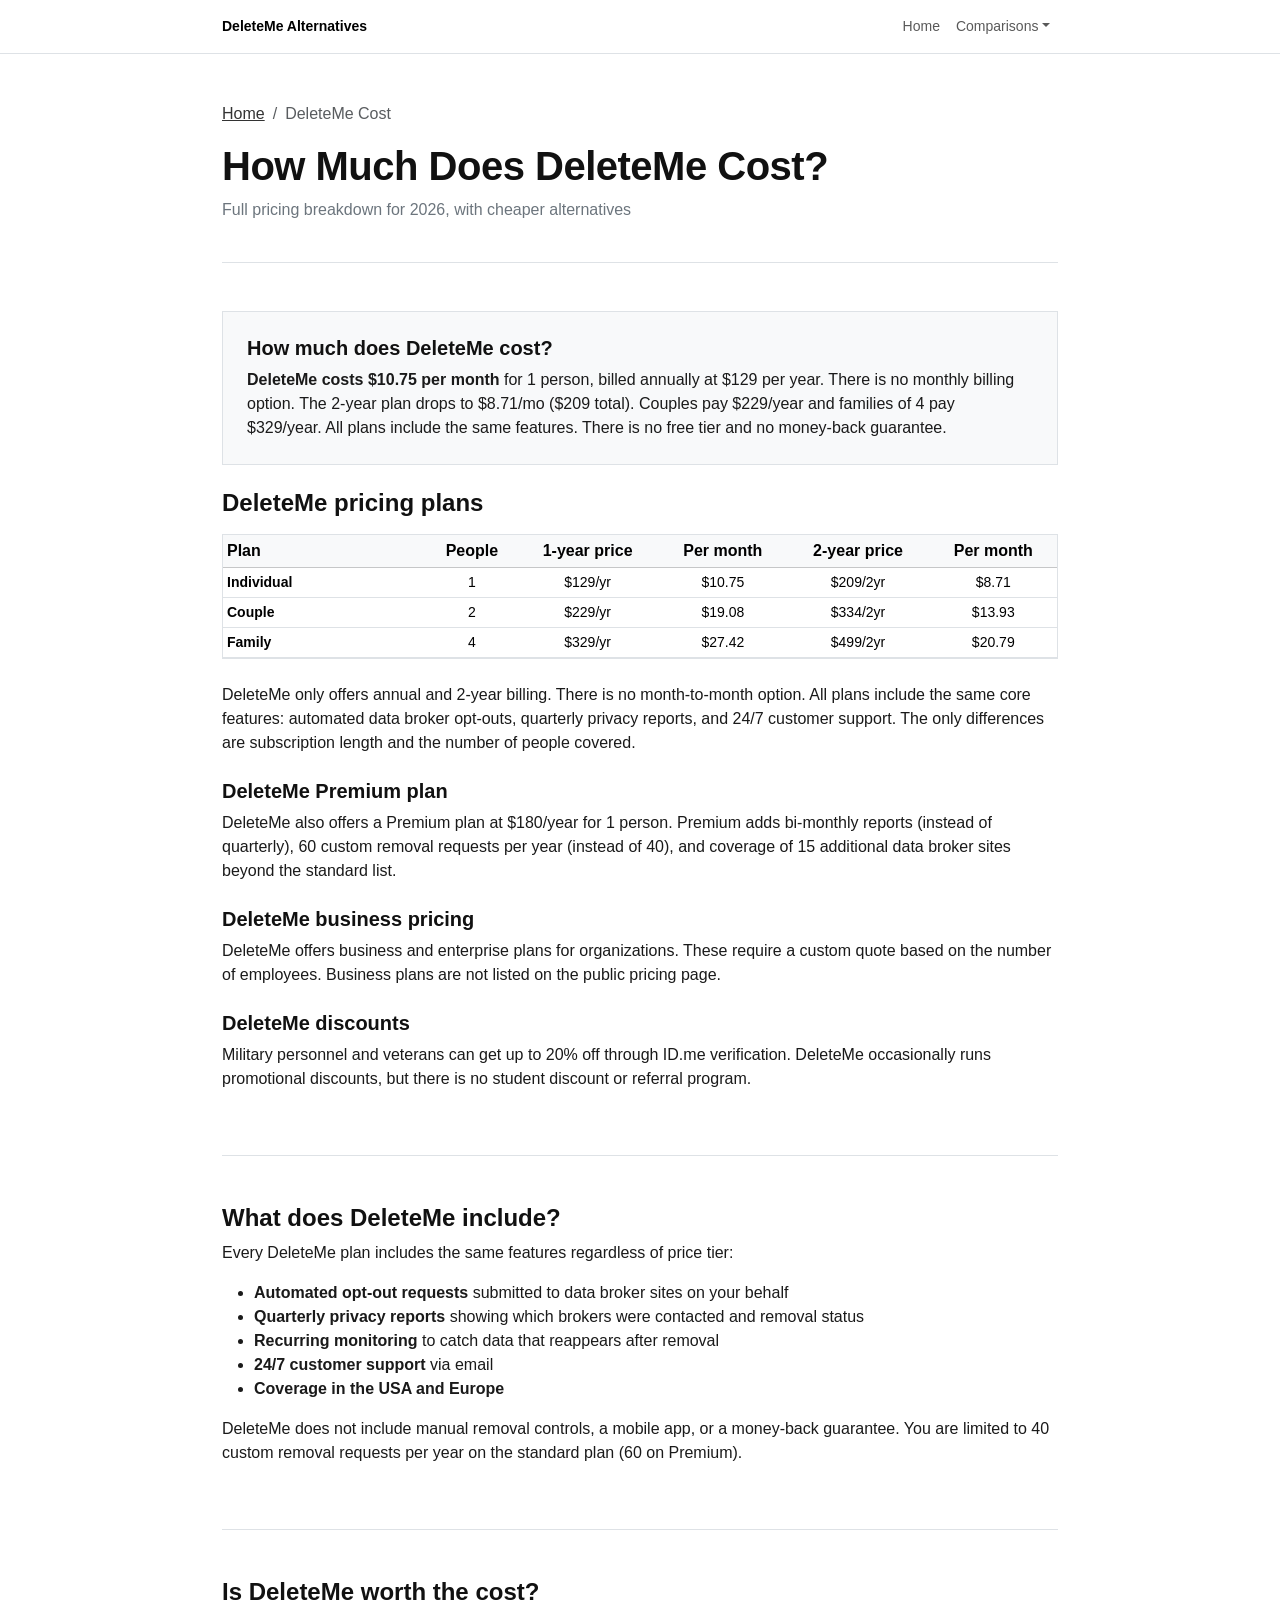
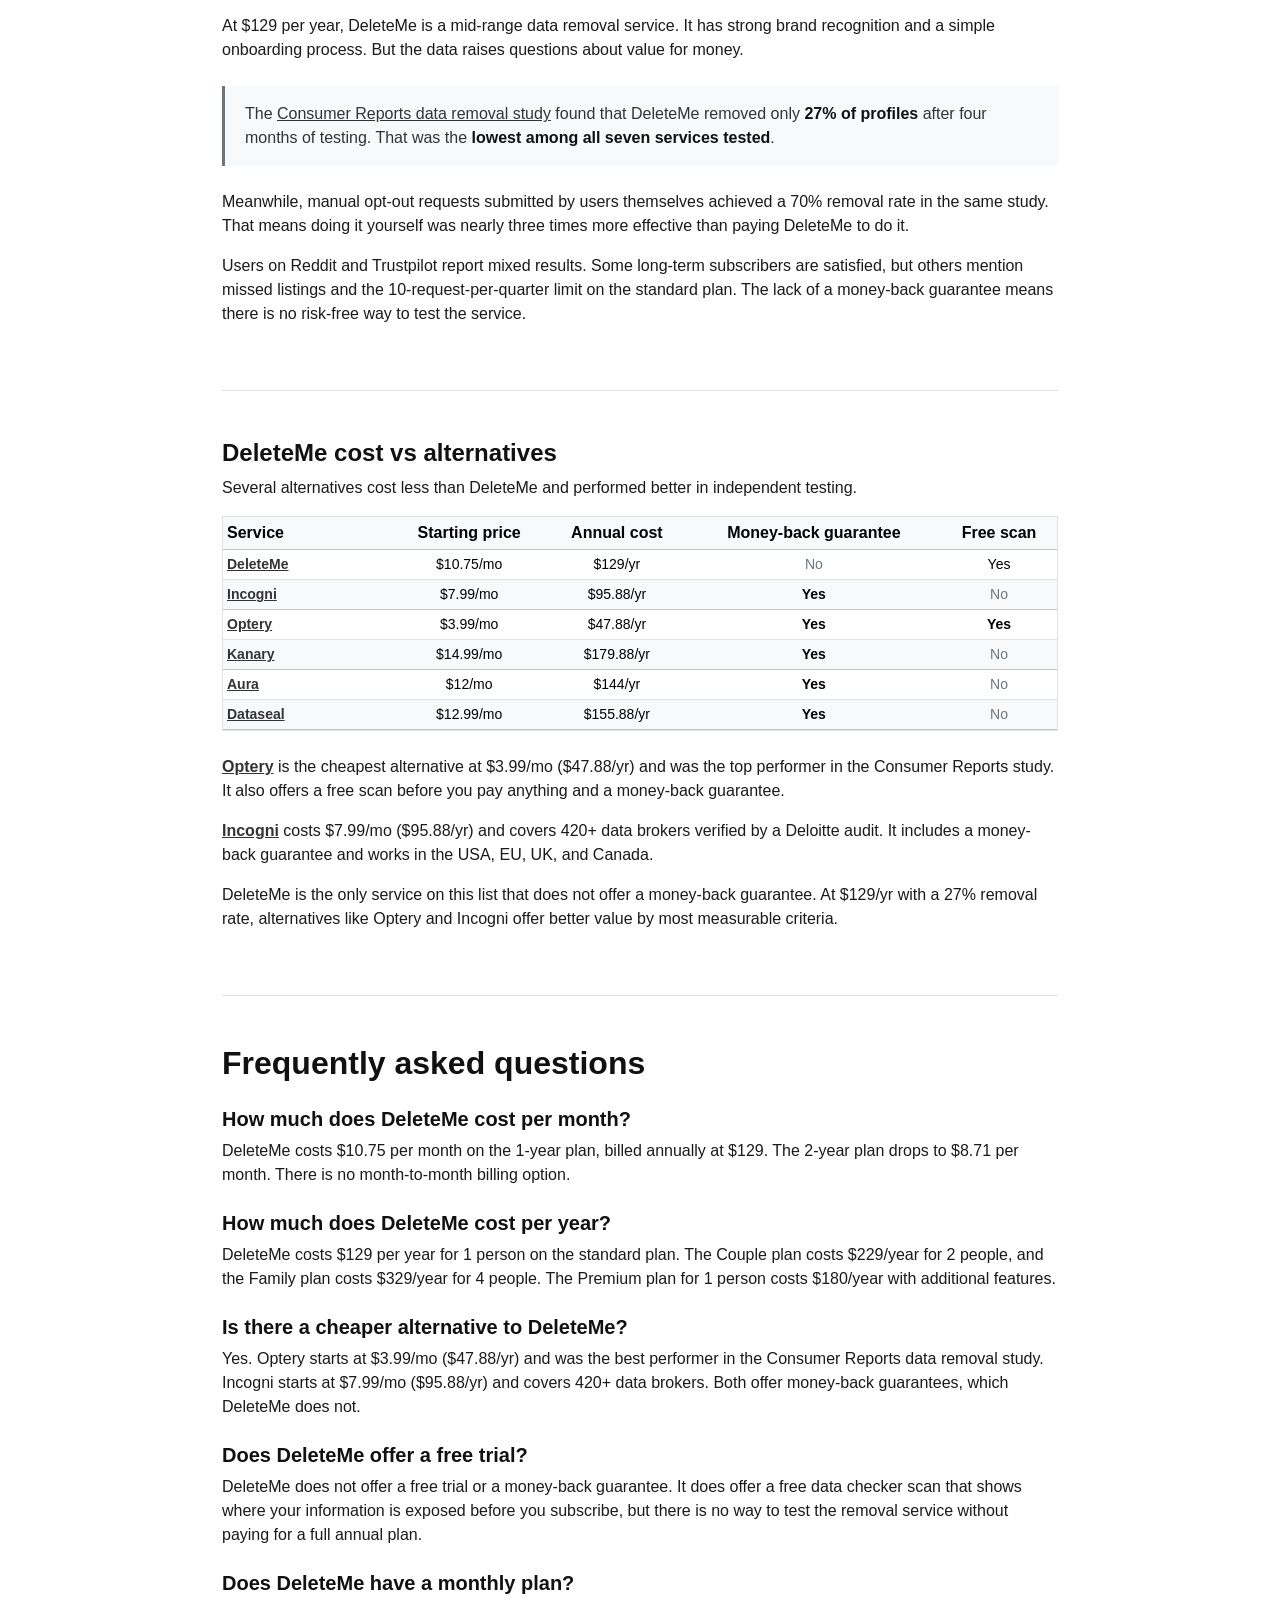
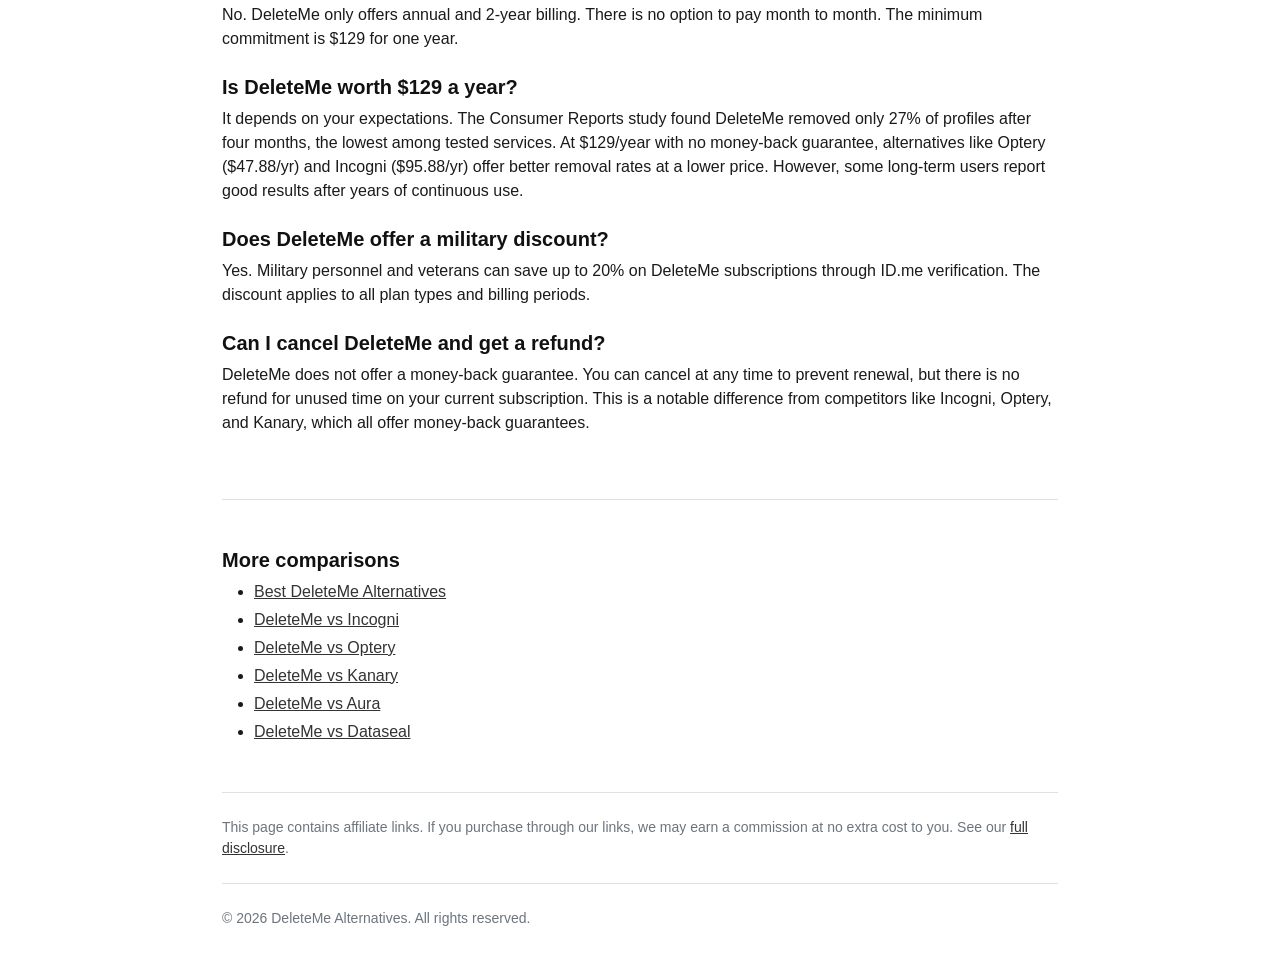
<file: deleteme-cost.html>
<!DOCTYPE html>
<html lang="en">
<head>
    <meta charset="utf-8"/>
    <meta name="viewport" content="width=device-width, initial-scale=1"/>

    <!-- Primary SEO -->
    <title>How Much Does DeleteMe Cost in 2026? Full Pricing Breakdown</title>
    <meta name="description" content="DeleteMe costs $10.75/mo for 1 person billed annually at $129/year. See all plan pricing, 2-year discounts, family plans, and cheaper alternatives compared side by side." />
    <meta name="keywords" content="DeleteMe cost, DeleteMe pricing, DeleteMe price, how much does DeleteMe cost, DeleteMe plans, DeleteMe subscription cost, DeleteMe family plan price, DeleteMe worth it, data removal service cost" />
    <meta name="author" content="DeleteMe Alternatives" />
    <meta name="robots" content="index, follow, max-snippet:-1, max-image-preview:large, max-video-preview:-1" />
    <link rel="canonical" href="https://deletemealternatives.com/deleteme-cost" />

    <!-- Geo targeting -->
    <meta name="geo.region" content="US" />
    <meta name="geo.placename" content="United States" />
    <meta name="content-language" content="en-US" />

    <!-- Open Graph -->
    <meta property="og:type" content="article" />
    <meta property="og:title" content="How Much Does DeleteMe Cost in 2026? Full Pricing Breakdown" />
    <meta property="og:description" content="DeleteMe costs $10.75/mo for 1 person billed annually at $129/year. See all plans, discounts, and cheaper alternatives." />
    <meta property="og:url" content="https://deletemealternatives.com/deleteme-cost" />
    <meta property="og:site_name" content="DeleteMe Alternatives" />
    <meta property="og:locale" content="en_US" />
    <meta property="og:image" content="https://deletemealternatives.com/images/og-image.png" />
    <meta property="og:image:width" content="1200" />
    <meta property="og:image:height" content="630" />
    <meta property="og:image:alt" content="DeleteMe pricing and cost breakdown for 2026" />
    <meta property="article:published_time" content="2026-04-05T00:00:00+00:00" />
    <meta property="article:modified_time" content="2026-04-05T00:00:00+00:00" />

    <!-- Twitter Card -->
    <meta name="twitter:card" content="summary_large_image" />
    <meta name="twitter:title" content="How Much Does DeleteMe Cost in 2026? Full Pricing Breakdown" />
    <meta name="twitter:description" content="DeleteMe costs $10.75/mo for 1 person billed annually at $129/year. See all plans, discounts, and cheaper alternatives." />
    <meta name="twitter:image" content="https://deletemealternatives.com/images/og-image.png" />
    <meta name="twitter:image:alt" content="DeleteMe pricing and cost breakdown for 2026" />

    <!-- Favicon -->
    <link rel="icon" type="image/png" sizes="96x96" href="/favicon-96x96.png">
    <link rel="icon" type="image/svg+xml" href="/favicon.svg">
    <link rel="shortcut icon" href="/favicon.ico">

    <!-- Bootstrap 5 CSS -->
    <link href="https://cdn.jsdelivr.net/npm/bootstrap@5.3.3/dist/css/bootstrap.min.css" rel="stylesheet" crossorigin="anonymous">
    <link rel="stylesheet" href="css/style.css">
</head>
<body>
  <nav class="navbar navbar-expand-sm border-bottom" style="font-size: 14px;">
    <div class="container" style="max-width: 860px;">
      <a class="navbar-brand fw-bold" href="/" style="font-size: 14px;">DeleteMe Alternatives</a>
      <button class="navbar-toggler" type="button" data-bs-toggle="collapse" data-bs-target="#siteNav" aria-controls="siteNav" aria-expanded="false" aria-label="Toggle navigation">
        <span class="navbar-toggler-icon"></span>
      </button>
      <div class="collapse navbar-collapse" id="siteNav">
        <ul class="navbar-nav ms-auto">
          <li class="nav-item"><a class="nav-link" href="/">Home</a></li>
          <li class="nav-item dropdown">
            <a class="nav-link dropdown-toggle" href="#" role="button" data-bs-toggle="dropdown" aria-expanded="false">Comparisons</a>
            <ul class="dropdown-menu dropdown-menu-end">
              <li><a class="dropdown-item" href="/deleteme-vs-incogni">DeleteMe vs Incogni</a></li>
              <li><a class="dropdown-item" href="/deleteme-vs-optery">DeleteMe vs Optery</a></li>
              <li><a class="dropdown-item" href="/deleteme-vs-kanary">DeleteMe vs Kanary</a></li>
              <li><a class="dropdown-item" href="/deleteme-vs-aura">DeleteMe vs Aura</a></li>
              <li><a class="dropdown-item" href="/deleteme-vs-dataseal">DeleteMe vs Dataseal</a></li>
            </ul>
          </li>
        </ul>
      </div>
    </div>
  </nav>

  <div class="container" style="max-width: 860px;">

    <!-- Header -->
    <header class="site-header">
      <nav aria-label="breadcrumb">
        <ol class="breadcrumb mb-3 small">
          <li class="breadcrumb-item"><a href="/">Home</a></li>
          <li class="breadcrumb-item active" aria-current="page">DeleteMe Cost</li>
        </ol>
      </nav>
      <h1 class="fw-bold">How Much Does DeleteMe Cost?</h1>
      <p class="text-secondary mt-1 mb-0">Full pricing breakdown for 2026, with cheaper alternatives</p>
    </header>

    <!-- Direct Answer Box -->
    <section class="pt-5">
      <div class="bg-light border p-4 mb-4">
        <h2 class="fw-bold fs-5 mb-2">How much does DeleteMe cost?</h2>
        <p class="mb-0"><strong>DeleteMe costs $10.75 per month</strong> for 1 person, billed annually at $129 per year. There is no monthly billing option. The 2-year plan drops to $8.71/mo ($209 total). Couples pay $229/year and families of 4 pay $329/year. All plans include the same features. There is no free tier and no money-back guarantee.</p>
      </div>
    </section>

    <!-- Pricing Table -->
    <section class="pb-5 border-bottom">
      <h2 class="fw-bold fs-4 mb-3">DeleteMe pricing plans</h2>
      <div class="table-responsive border mb-4">
        <table class="table table-hover table-sm mb-0 text-center align-middle">
          <thead class="table-light">
            <tr>
              <th class="text-start" style="min-width: 140px;">Plan</th>
              <th>People</th>
              <th>1-year price</th>
              <th>Per month</th>
              <th>2-year price</th>
              <th>Per month</th>
            </tr>
          </thead>
          <tbody class="small">
            <tr><td class="text-start fw-semibold">Individual</td><td>1</td><td>$129/yr</td><td>$10.75</td><td>$209/2yr</td><td>$8.71</td></tr>
            <tr><td class="text-start fw-semibold">Couple</td><td>2</td><td>$229/yr</td><td>$19.08</td><td>$334/2yr</td><td>$13.93</td></tr>
            <tr><td class="text-start fw-semibold">Family</td><td>4</td><td>$329/yr</td><td>$27.42</td><td>$499/2yr</td><td>$20.79</td></tr>
          </tbody>
        </table>
      </div>

      <p>DeleteMe only offers annual and 2-year billing. There is no month-to-month option. All plans include the same core features: automated data broker opt-outs, quarterly privacy reports, and 24/7 customer support. The only differences are subscription length and the number of people covered.</p>

      <h3 class="fw-semibold fs-5 mt-4">DeleteMe Premium plan</h3>
      <p>DeleteMe also offers a Premium plan at $180/year for 1 person. Premium adds bi-monthly reports (instead of quarterly), 60 custom removal requests per year (instead of 40), and coverage of 15 additional data broker sites beyond the standard list.</p>

      <h3 class="fw-semibold fs-5 mt-4">DeleteMe business pricing</h3>
      <p>DeleteMe offers business and enterprise plans for organizations. These require a custom quote based on the number of employees. Business plans are not listed on the public pricing page.</p>

      <h3 class="fw-semibold fs-5 mt-4">DeleteMe discounts</h3>
      <p>Military personnel and veterans can get up to 20% off through ID.me verification. DeleteMe occasionally runs promotional discounts, but there is no student discount or referral program.</p>
    </section>

    <!-- What You Get -->
    <section class="py-5 border-bottom">
      <h2 class="fw-bold fs-4">What does DeleteMe include?</h2>
      <p>Every DeleteMe plan includes the same features regardless of price tier:</p>
      <ul>
        <li><strong>Automated opt-out requests</strong> submitted to data broker sites on your behalf</li>
        <li><strong>Quarterly privacy reports</strong> showing which brokers were contacted and removal status</li>
        <li><strong>Recurring monitoring</strong> to catch data that reappears after removal</li>
        <li><strong>24/7 customer support</strong> via email</li>
        <li><strong>Coverage in the USA and Europe</strong></li>
      </ul>
      <p>DeleteMe does not include manual removal controls, a mobile app, or a money-back guarantee. You are limited to 40 custom removal requests per year on the standard plan (60 on Premium).</p>
    </section>

    <!-- Is It Worth the Cost -->
    <section class="py-5 border-bottom">
      <h2 class="fw-bold fs-4">Is DeleteMe worth the cost?</h2>
      <p>At $129 per year, DeleteMe is a mid-range data removal service. It has strong brand recognition and a simple onboarding process. But the data raises questions about value for money.</p>

      <div class="data-callout my-4"><p>The <a href="https://www.consumerreports.org/electronics/personal-information/services-that-delete-data-from-people-search-sites-review-a2705843415/" target="_blank" rel="noopener">Consumer Reports data removal study</a> found that DeleteMe removed only <span class="stat">27% of profiles</span> after four months of testing. That was the <span class="stat">lowest among all seven services tested</span>.</p></div>

      <p>Meanwhile, manual opt-out requests submitted by users themselves achieved a 70% removal rate in the same study. That means doing it yourself was nearly three times more effective than paying DeleteMe to do it.</p>
      <p>Users on Reddit and Trustpilot report mixed results. Some long-term subscribers are satisfied, but others mention missed listings and the 10-request-per-quarter limit on the standard plan. The lack of a money-back guarantee means there is no risk-free way to test the service.</p>
    </section>

    <!-- Alternatives Comparison -->
    <section class="py-5 border-bottom">
      <h2 class="fw-bold fs-4">DeleteMe cost vs alternatives</h2>
      <p>Several alternatives cost less than DeleteMe and performed better in independent testing.</p>

      <div class="table-responsive border mb-4">
        <table class="table table-hover table-sm mb-0 text-center align-middle">
          <thead class="table-light">
            <tr>
              <th class="text-start" style="min-width: 120px;">Service</th>
              <th>Starting price</th>
              <th>Annual cost</th>
              <th>Money-back guarantee</th>
              <th>Free scan</th>
            </tr>
          </thead>
          <tbody class="small">
            <tr><td class="text-start fw-semibold"><a href="https://joindeleteme.com/" target="_blank" rel="nofollow sponsored noopener">DeleteMe</a></td><td>$10.75/mo</td><td>$129/yr</td><td class="text-secondary">No</td><td>Yes</td></tr>
            <tr class="table-light"><td class="text-start fw-semibold"><a href="/deleteme-vs-incogni">Incogni</a></td><td>$7.99/mo</td><td>$95.88/yr</td><td class="fw-bold">Yes</td><td class="text-secondary">No</td></tr>
            <tr><td class="text-start fw-semibold"><a href="/deleteme-vs-optery">Optery</a></td><td>$3.99/mo</td><td>$47.88/yr</td><td class="fw-bold">Yes</td><td class="fw-bold">Yes</td></tr>
            <tr class="table-light"><td class="text-start fw-semibold"><a href="/deleteme-vs-kanary">Kanary</a></td><td>$14.99/mo</td><td>$179.88/yr</td><td class="fw-bold">Yes</td><td class="text-secondary">No</td></tr>
            <tr><td class="text-start fw-semibold"><a href="/deleteme-vs-aura">Aura</a></td><td>$12/mo</td><td>$144/yr</td><td class="fw-bold">Yes</td><td class="text-secondary">No</td></tr>
            <tr class="table-light"><td class="text-start fw-semibold"><a href="/deleteme-vs-dataseal">Dataseal</a></td><td>$12.99/mo</td><td>$155.88/yr</td><td class="fw-bold">Yes</td><td class="text-secondary">No</td></tr>
          </tbody>
        </table>
      </div>

      <p><strong><a href="/deleteme-vs-optery">Optery</a></strong> is the cheapest alternative at $3.99/mo ($47.88/yr) and was the top performer in the Consumer Reports study. It also offers a free scan before you pay anything and a money-back guarantee.</p>
      <p><strong><a href="/deleteme-vs-incogni">Incogni</a></strong> costs $7.99/mo ($95.88/yr) and covers 420+ data brokers verified by a Deloitte audit. It includes a money-back guarantee and works in the USA, EU, UK, and Canada.</p>
      <p>DeleteMe is the only service on this list that does not offer a money-back guarantee. At $129/yr with a 27% removal rate, alternatives like Optery and Incogni offer better value by most measurable criteria.</p>
    </section>

    <!-- FAQ -->
    <section class="py-5 border-bottom" id="faq">
      <h2 class="fw-bold">Frequently asked questions</h2>

      <h5 class="fw-semibold mt-4">How much does DeleteMe cost per month?</h5>
      <p>DeleteMe costs $10.75 per month on the 1-year plan, billed annually at $129. The 2-year plan drops to $8.71 per month. There is no month-to-month billing option.</p>

      <h5 class="fw-semibold mt-4">How much does DeleteMe cost per year?</h5>
      <p>DeleteMe costs $129 per year for 1 person on the standard plan. The Couple plan costs $229/year for 2 people, and the Family plan costs $329/year for 4 people. The Premium plan for 1 person costs $180/year with additional features.</p>

      <h5 class="fw-semibold mt-4">Is there a cheaper alternative to DeleteMe?</h5>
      <p>Yes. Optery starts at $3.99/mo ($47.88/yr) and was the best performer in the Consumer Reports data removal study. Incogni starts at $7.99/mo ($95.88/yr) and covers 420+ data brokers. Both offer money-back guarantees, which DeleteMe does not.</p>

      <h5 class="fw-semibold mt-4">Does DeleteMe offer a free trial?</h5>
      <p>DeleteMe does not offer a free trial or a money-back guarantee. It does offer a free data checker scan that shows where your information is exposed before you subscribe, but there is no way to test the removal service without paying for a full annual plan.</p>

      <h5 class="fw-semibold mt-4">Does DeleteMe have a monthly plan?</h5>
      <p>No. DeleteMe only offers annual and 2-year billing. There is no option to pay month to month. The minimum commitment is $129 for one year.</p>

      <h5 class="fw-semibold mt-4">Is DeleteMe worth $129 a year?</h5>
      <p>It depends on your expectations. The Consumer Reports study found DeleteMe removed only 27% of profiles after four months, the lowest among tested services. At $129/year with no money-back guarantee, alternatives like Optery ($47.88/yr) and Incogni ($95.88/yr) offer better removal rates at a lower price. However, some long-term users report good results after years of continuous use.</p>

      <h5 class="fw-semibold mt-4">Does DeleteMe offer a military discount?</h5>
      <p>Yes. Military personnel and veterans can save up to 20% on DeleteMe subscriptions through ID.me verification. The discount applies to all plan types and billing periods.</p>

      <h5 class="fw-semibold mt-4">Can I cancel DeleteMe and get a refund?</h5>
      <p>DeleteMe does not offer a money-back guarantee. You can cancel at any time to prevent renewal, but there is no refund for unused time on your current subscription. This is a notable difference from competitors like Incogni, Optery, and Kanary, which all offer money-back guarantees.</p>
    </section>

    <!-- More Pages -->
    <section class="py-5 border-bottom">
      <h2 class="fw-bold fs-5">More comparisons</h2>
      <ul class="mb-0">
        <li class="mb-1"><a href="/">Best DeleteMe Alternatives</a></li>
        <li class="mb-1"><a href="deleteme-vs-incogni">DeleteMe vs Incogni</a></li>
        <li class="mb-1"><a href="deleteme-vs-optery">DeleteMe vs Optery</a></li>
        <li class="mb-1"><a href="deleteme-vs-kanary">DeleteMe vs Kanary</a></li>
        <li class="mb-1"><a href="deleteme-vs-aura">DeleteMe vs Aura</a></li>
        <li class="mb-0"><a href="deleteme-vs-dataseal">DeleteMe vs Dataseal</a></li>
      </ul>
    </section>

    <!-- Affiliate Disclosure -->
    <section class="py-4 border-bottom">
      <p class="text-secondary small mb-0">This page contains affiliate links. If you purchase through our links, we may earn a commission at no extra cost to you. See our <a href="/disclosure">full disclosure</a>.</p>
    </section>

    <!-- Footer -->
    <footer class="py-4">
      <p class="text-secondary small mb-0">&copy; 2026 DeleteMe Alternatives. All rights reserved.</p>
    </footer>

  </div>

  <!-- JSON-LD Structured Data -->

  <!-- Article Schema -->
  <script type="application/ld+json">
  {
    "@context": "https://schema.org",
    "@type": "Article",
    "headline": "How Much Does DeleteMe Cost in 2026? Full Pricing Breakdown",
    "description": "DeleteMe costs $10.75/mo for 1 person billed annually at $129/year. See all plan pricing, 2-year discounts, family plans, and cheaper alternatives compared side by side.",
    "datePublished": "2026-04-05",
    "dateModified": "2026-04-05",
    "author": {
      "@type": "Organization",
      "name": "DeleteMe Alternatives",
      "url": "https://deletemealternatives.com"
    },
    "publisher": {
      "@type": "Organization",
      "name": "DeleteMe Alternatives",
      "url": "https://deletemealternatives.com"
    },
    "mainEntityOfPage": {
      "@type": "WebPage",
      "@id": "https://deletemealternatives.com/deleteme-cost"
    }
  }
  </script>

  <!-- FAQPage Schema -->
  <script type="application/ld+json">
  {
    "@context": "https://schema.org",
    "@type": "FAQPage",
    "mainEntity": [
      {
        "@type": "Question",
        "name": "How much does DeleteMe cost per month?",
        "acceptedAnswer": {
          "@type": "Answer",
          "text": "DeleteMe costs $10.75 per month on the 1-year plan, billed annually at $129. The 2-year plan drops to $8.71 per month. There is no month-to-month billing option."
        }
      },
      {
        "@type": "Question",
        "name": "How much does DeleteMe cost per year?",
        "acceptedAnswer": {
          "@type": "Answer",
          "text": "DeleteMe costs $129 per year for 1 person on the standard plan. The Couple plan costs $229/year for 2 people, and the Family plan costs $329/year for 4 people. The Premium plan for 1 person costs $180/year with additional features."
        }
      },
      {
        "@type": "Question",
        "name": "Is there a cheaper alternative to DeleteMe?",
        "acceptedAnswer": {
          "@type": "Answer",
          "text": "Yes. Optery starts at $3.99/mo ($47.88/yr) and was the best performer in the Consumer Reports data removal study. Incogni starts at $7.99/mo ($95.88/yr) and covers 420+ data brokers. Both offer money-back guarantees, which DeleteMe does not."
        }
      },
      {
        "@type": "Question",
        "name": "Does DeleteMe offer a free trial?",
        "acceptedAnswer": {
          "@type": "Answer",
          "text": "DeleteMe does not offer a free trial or a money-back guarantee. It does offer a free data checker scan that shows where your information is exposed before you subscribe, but there is no way to test the removal service without paying for a full annual plan."
        }
      },
      {
        "@type": "Question",
        "name": "Does DeleteMe have a monthly plan?",
        "acceptedAnswer": {
          "@type": "Answer",
          "text": "No. DeleteMe only offers annual and 2-year billing. There is no option to pay month to month. The minimum commitment is $129 for one year."
        }
      },
      {
        "@type": "Question",
        "name": "Is DeleteMe worth $129 a year?",
        "acceptedAnswer": {
          "@type": "Answer",
          "text": "It depends on your expectations. The Consumer Reports study found DeleteMe removed only 27% of profiles after four months, the lowest among tested services. At $129/year with no money-back guarantee, alternatives like Optery ($47.88/yr) and Incogni ($95.88/yr) offer better removal rates at a lower price. However, some long-term users report good results after years of continuous use."
        }
      },
      {
        "@type": "Question",
        "name": "Does DeleteMe offer a military discount?",
        "acceptedAnswer": {
          "@type": "Answer",
          "text": "Yes. Military personnel and veterans can save up to 20% on DeleteMe subscriptions through ID.me verification. The discount applies to all plan types and billing periods."
        }
      },
      {
        "@type": "Question",
        "name": "Can I cancel DeleteMe and get a refund?",
        "acceptedAnswer": {
          "@type": "Answer",
          "text": "DeleteMe does not offer a money-back guarantee. You can cancel at any time to prevent renewal, but there is no refund for unused time on your current subscription. This is a notable difference from competitors like Incogni, Optery, and Kanary, which all offer money-back guarantees."
        }
      }
    ]
  }
  </script>

  <!-- BreadcrumbList Schema -->
  <script type="application/ld+json">
  {
    "@context": "https://schema.org",
    "@type": "BreadcrumbList",
    "itemListElement": [
      {
        "@type": "ListItem",
        "position": 1,
        "name": "Home",
        "item": "https://deletemealternatives.com/"
      },
      {
        "@type": "ListItem",
        "position": 2,
        "name": "DeleteMe Cost",
        "item": "https://deletemealternatives.com/deleteme-cost"
      }
    ]
  }
  </script>

  <script src="https://cdn.jsdelivr.net/npm/bootstrap@5.3.3/dist/js/bootstrap.bundle.min.js" crossorigin="anonymous"></script>
</body>
</html>
</file>
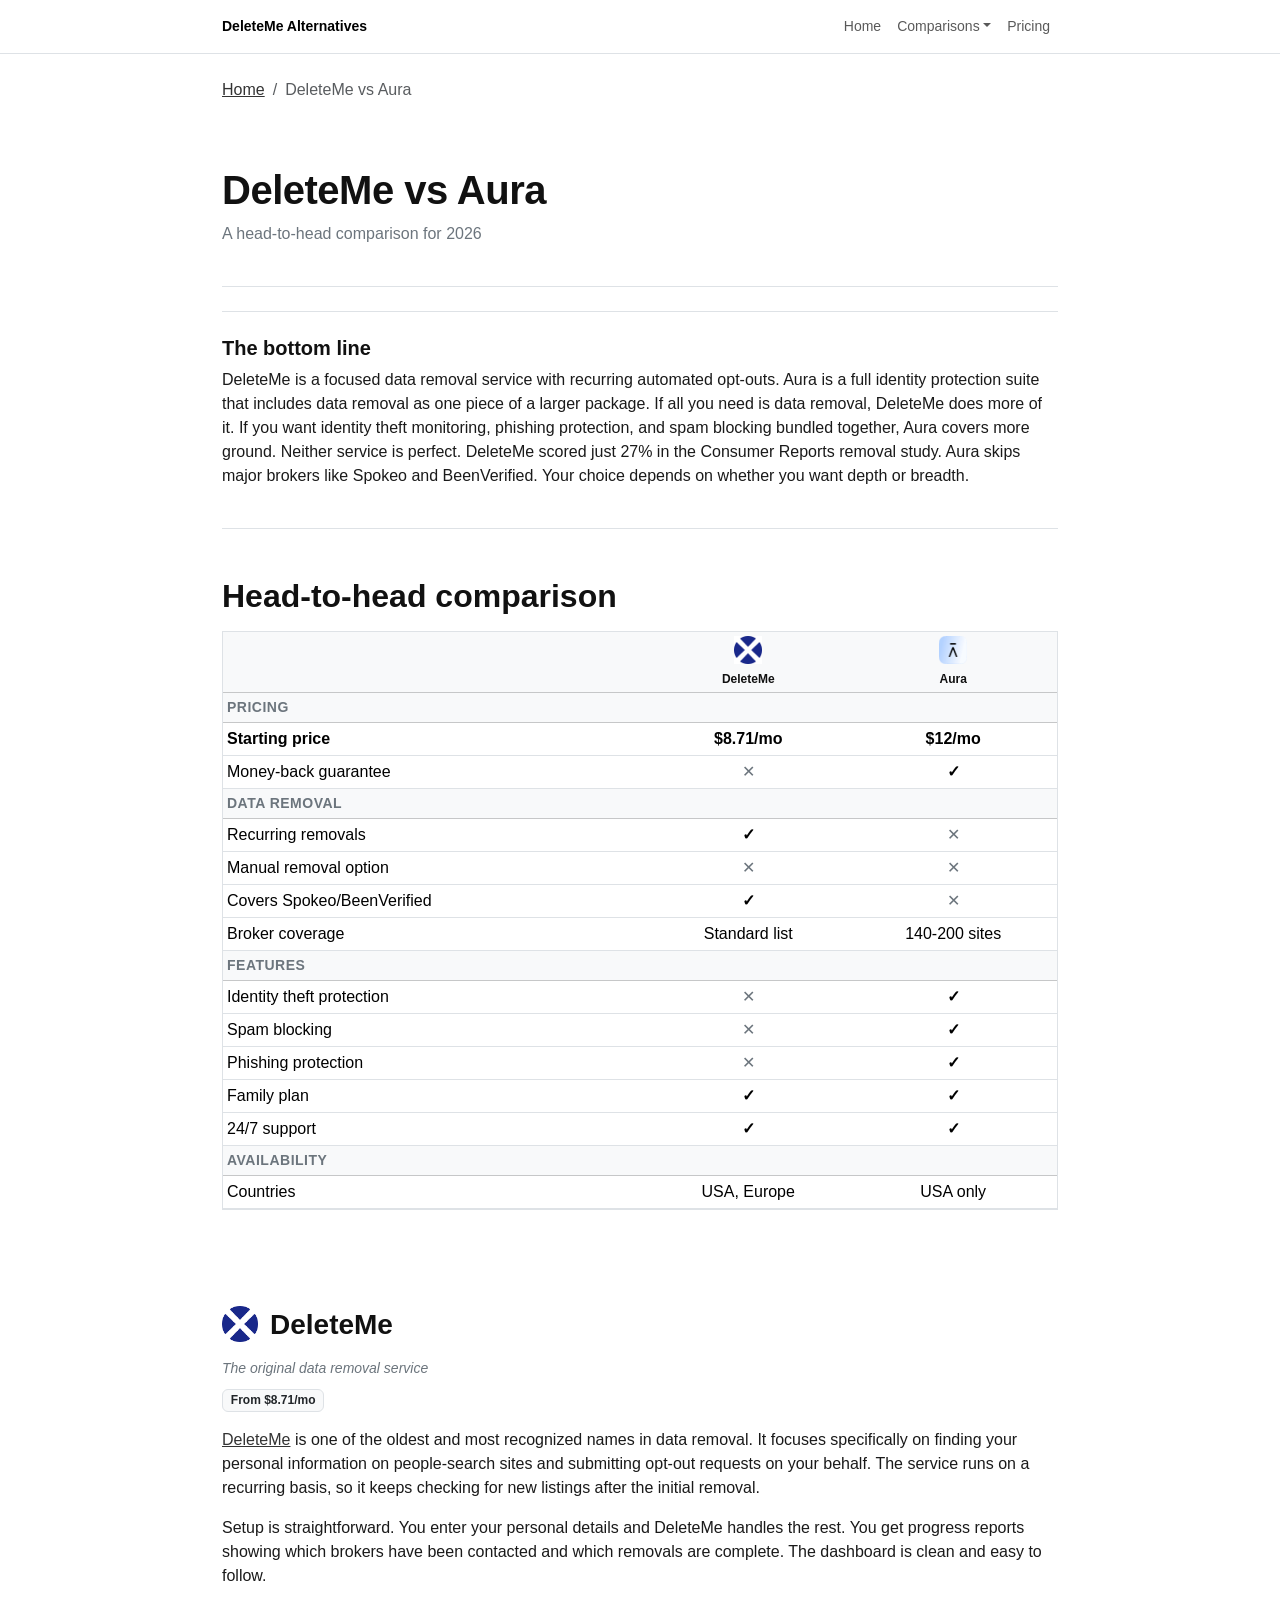
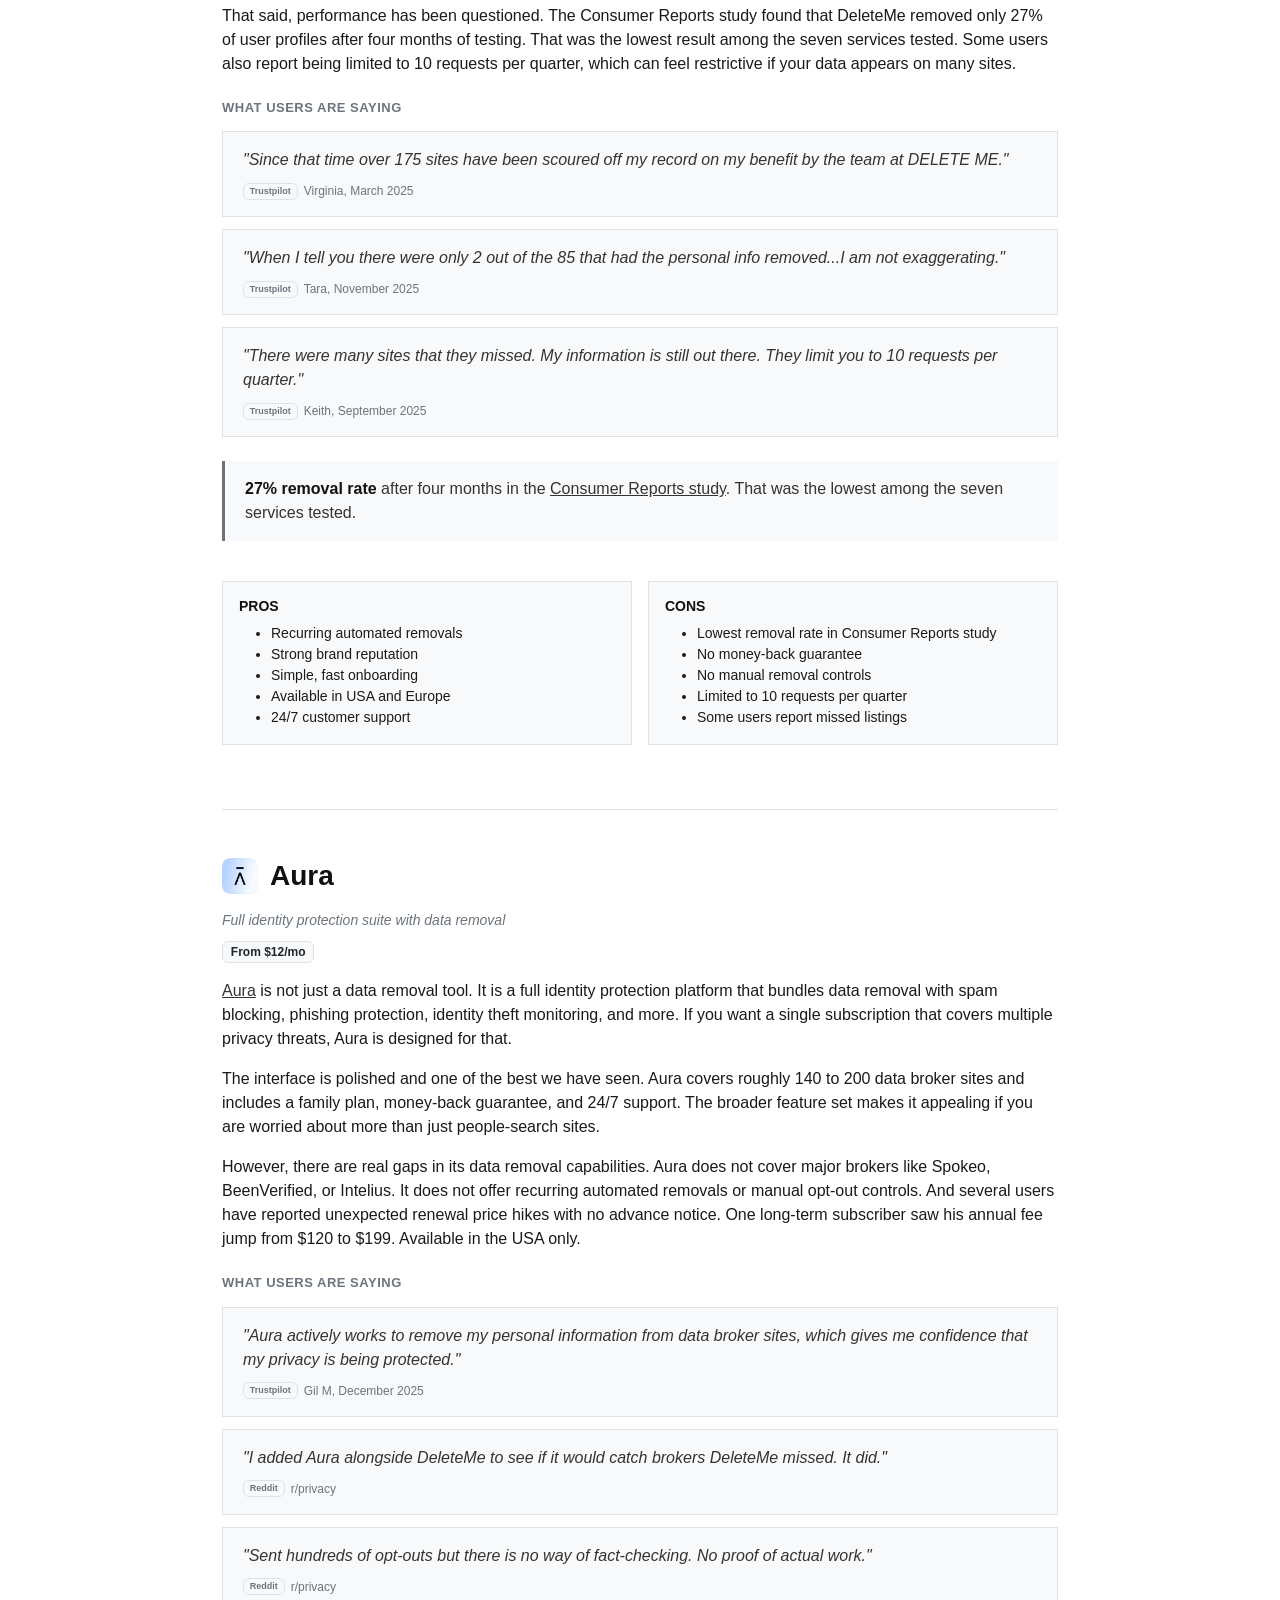
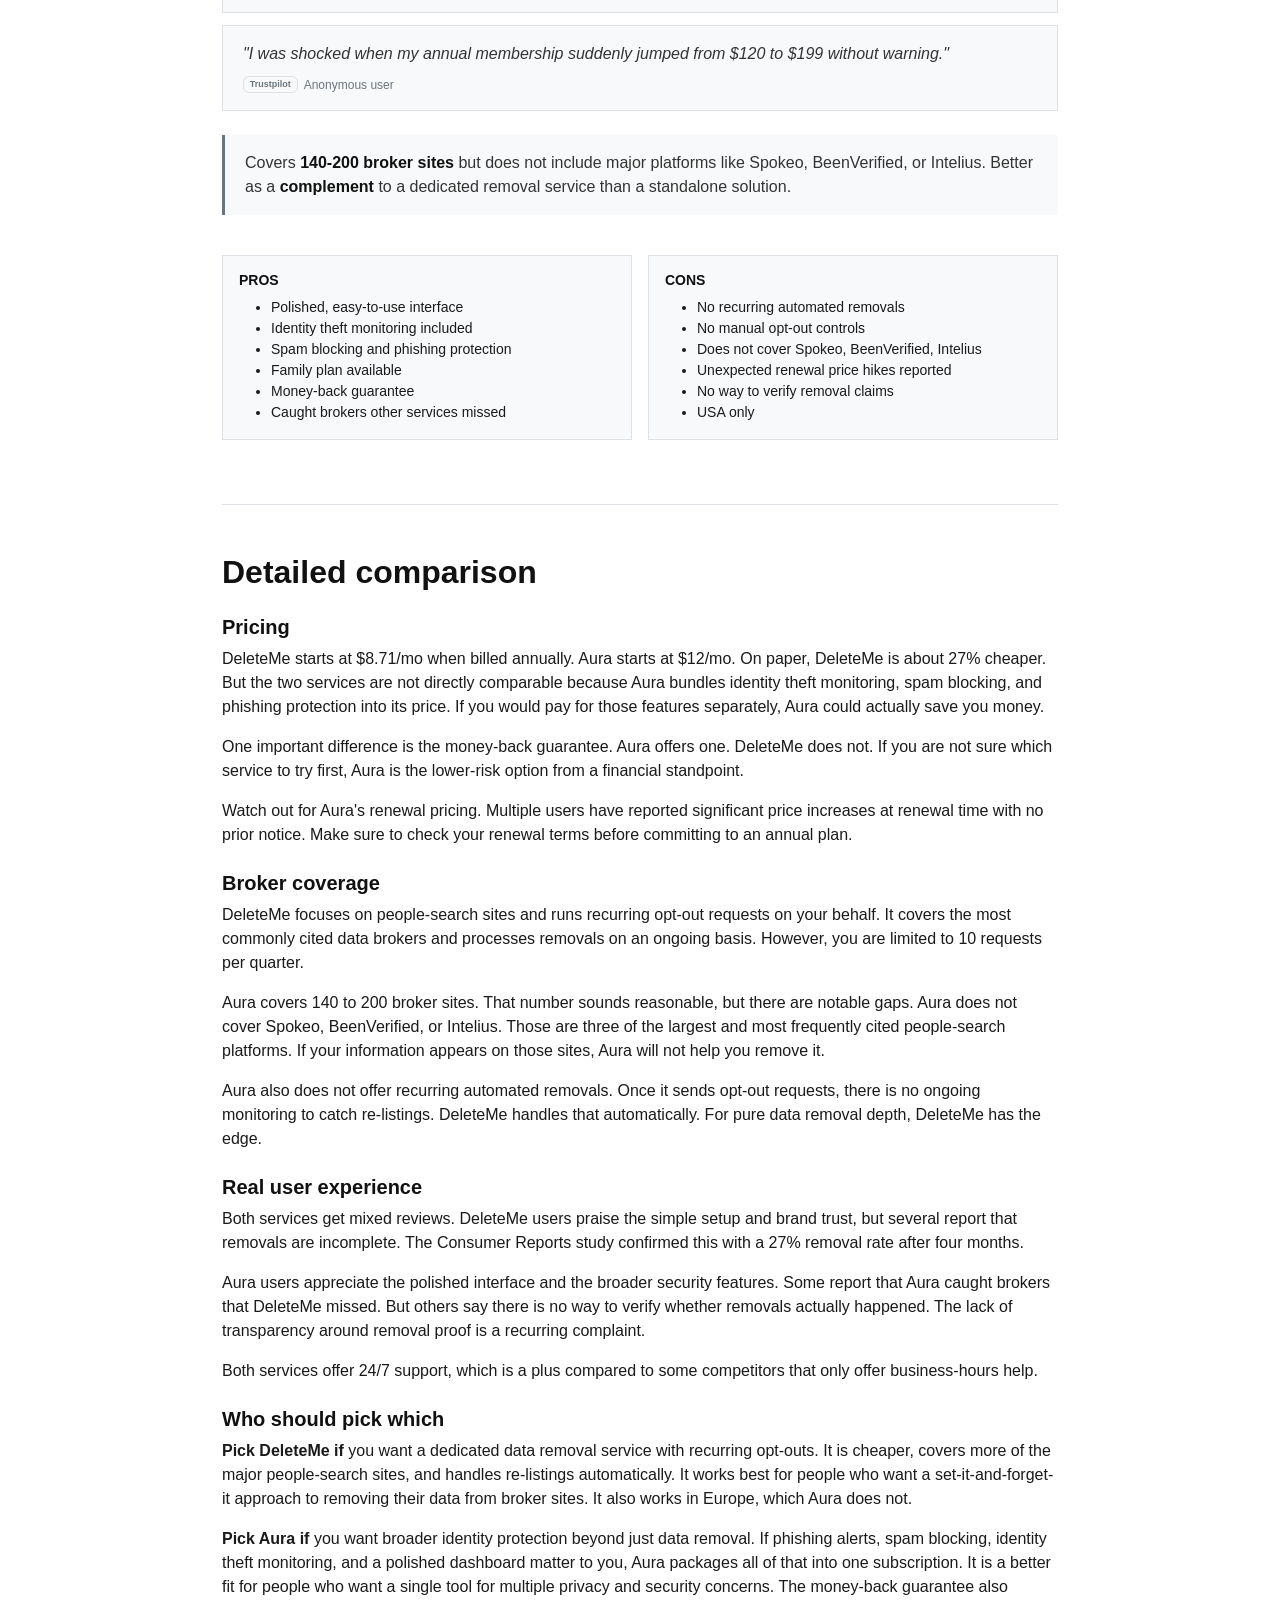
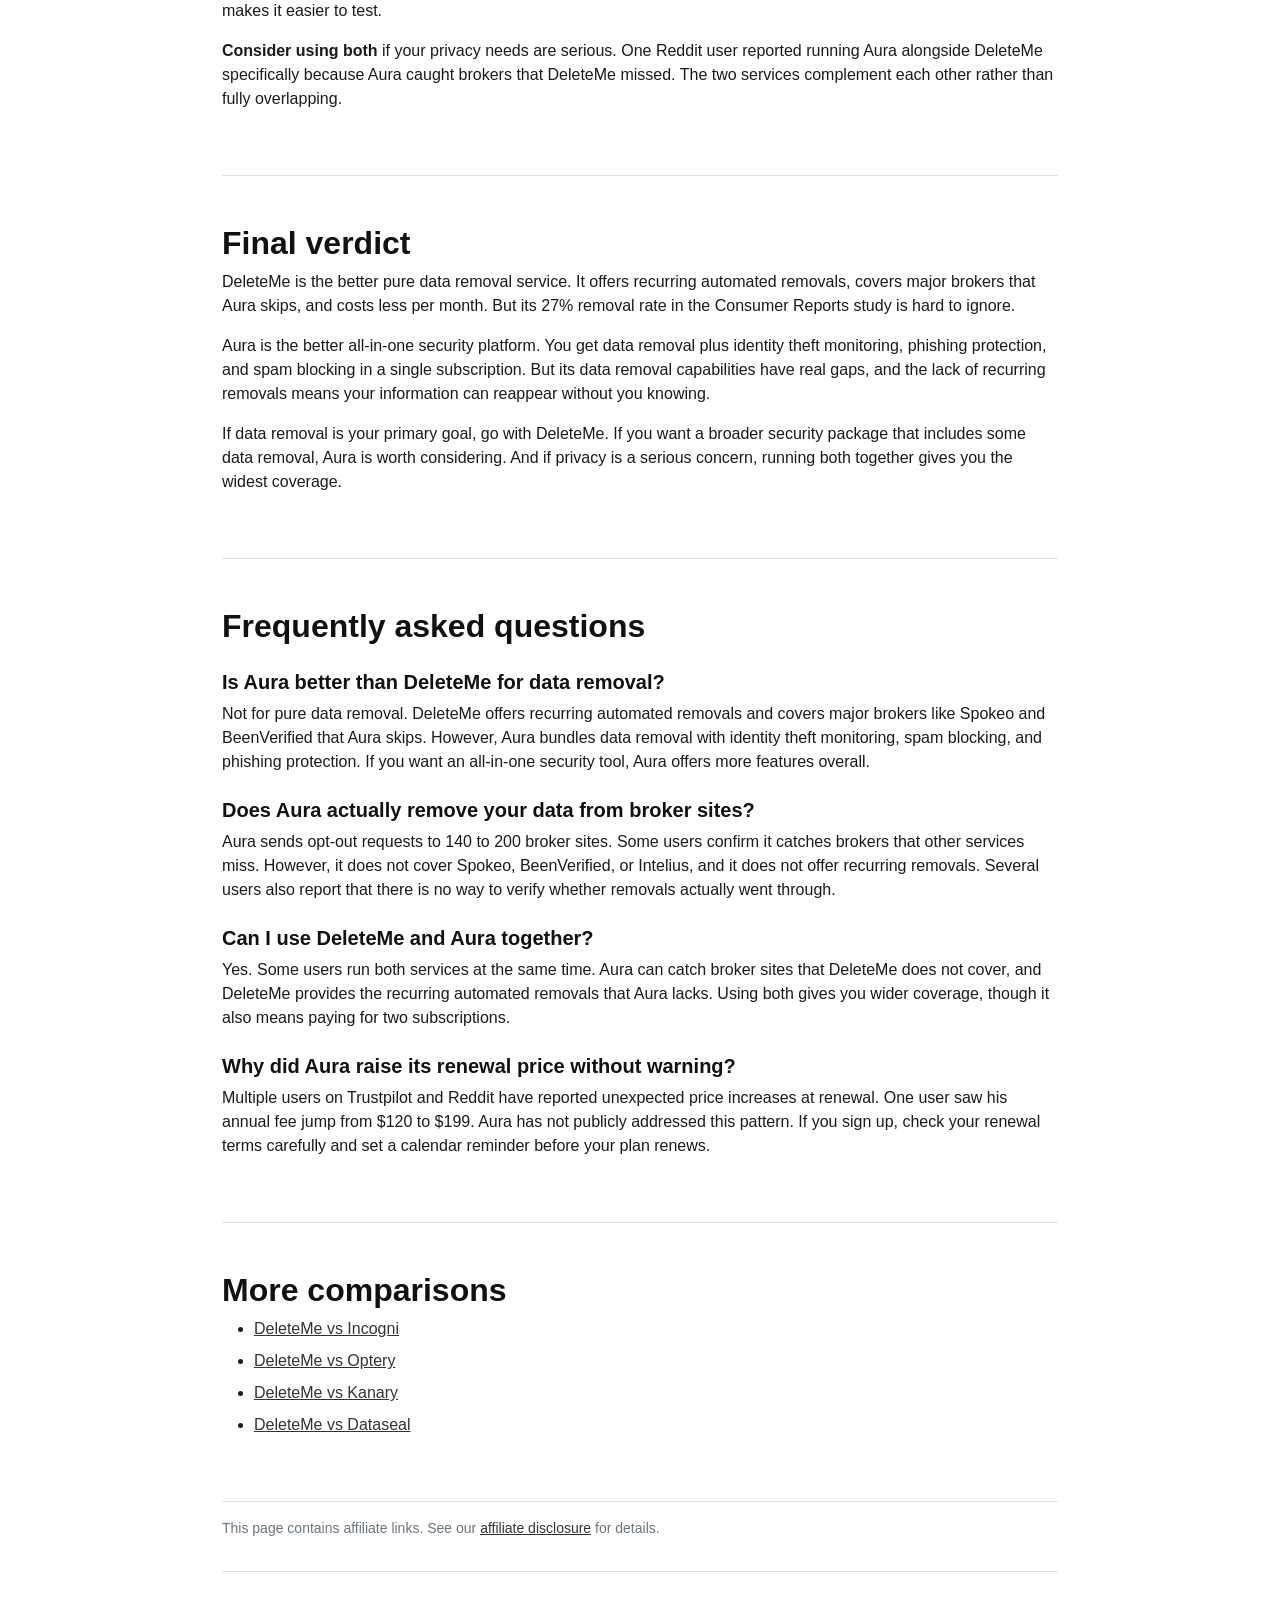
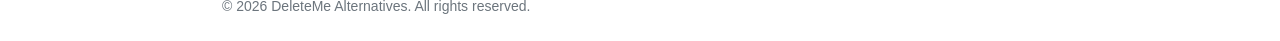
<file: deleteme-vs-aura.html>
<!DOCTYPE html>
<html lang="en">
<head>
    <meta charset="utf-8"/>
    <meta name="viewport" content="width=device-width, initial-scale=1"/>

    <!-- Primary SEO -->
    <title>DeleteMe vs Aura (2026) - Which Data Removal Service Wins?</title>
    <meta name="description" content="We compared DeleteMe and Aura side by side on pricing, broker coverage, removal performance, and real user reviews. See which service fits your needs." />
    <meta name="keywords" content="DeleteMe vs Aura, Aura vs DeleteMe, DeleteMe comparison, Aura data removal, data removal service comparison, best data removal service 2026" />
    <meta name="author" content="DeleteMe Alternatives" />
    <meta name="robots" content="index, follow, max-snippet:-1, max-image-preview:large, max-video-preview:-1" />
    <link rel="canonical" href="https://deletemealternatives.com/deleteme-vs-aura" />

    <!-- Geo targeting -->
    <meta name="geo.region" content="US" />
    <meta name="geo.placename" content="United States" />
    <meta name="content-language" content="en-US" />

    <!-- Open Graph -->
    <meta property="og:type" content="article" />
    <meta property="og:title" content="DeleteMe vs Aura (2026) - Which Data Removal Service Wins?" />
    <meta property="og:description" content="We compared DeleteMe and Aura side by side on pricing, broker coverage, removal performance, and real user reviews. See which service fits your needs." />
    <meta property="og:url" content="https://deletemealternatives.com/deleteme-vs-aura" />
    <meta property="og:site_name" content="DeleteMe Alternatives" />
    <meta property="og:locale" content="en_US" />
    <meta property="og:image" content="https://deletemealternatives.com/images/og-image.png" />
    <meta property="og:image:width" content="1200" />
    <meta property="og:image:height" content="630" />
    <meta property="og:image:alt" content="DeleteMe vs Aura comparison for data removal in 2026" />
    <meta property="article:published_time" content="2025-06-01T00:00:00+00:00" />
    <meta property="article:modified_time" content="2026-03-15T00:00:00+00:00" />

    <!-- Twitter Card -->
    <meta name="twitter:card" content="summary_large_image" />
    <meta name="twitter:title" content="DeleteMe vs Aura (2026) - Which Data Removal Service Wins?" />
    <meta name="twitter:description" content="We compared DeleteMe and Aura side by side on pricing, broker coverage, removal performance, and real user reviews. See which service fits your needs." />
    <meta name="twitter:image" content="https://deletemealternatives.com/images/og-image.png" />
    <meta name="twitter:image:alt" content="DeleteMe vs Aura comparison for data removal in 2026" />

    <!-- Favicon -->
    <link rel="icon" type="image/png" sizes="96x96" href="/favicon-96x96.png">
    <link rel="icon" type="image/svg+xml" href="/favicon.svg">
    <link rel="shortcut icon" href="/favicon.ico">

    <!-- Bootstrap 5 CSS -->
    <link href="https://cdn.jsdelivr.net/npm/bootstrap@5.3.3/dist/css/bootstrap.min.css" rel="stylesheet" crossorigin="anonymous">
    <link rel="stylesheet" href="css/style.css">
</head>
<body>
  <nav class="navbar navbar-expand-sm border-bottom" style="font-size: 14px;">
    <div class="container" style="max-width: 860px;">
      <a class="navbar-brand fw-bold" href="/" style="font-size: 14px;">DeleteMe Alternatives</a>
      <button class="navbar-toggler" type="button" data-bs-toggle="collapse" data-bs-target="#siteNav" aria-controls="siteNav" aria-expanded="false" aria-label="Toggle navigation">
        <span class="navbar-toggler-icon"></span>
      </button>
      <div class="collapse navbar-collapse" id="siteNav">
        <ul class="navbar-nav ms-auto">
          <li class="nav-item"><a class="nav-link" href="/">Home</a></li>
          <li class="nav-item dropdown">
            <a class="nav-link dropdown-toggle" href="#" role="button" data-bs-toggle="dropdown" aria-expanded="false">Comparisons</a>
            <ul class="dropdown-menu dropdown-menu-end">
              <li><a class="dropdown-item" href="/deleteme-vs-incogni">DeleteMe vs Incogni</a></li>
              <li><a class="dropdown-item" href="/deleteme-vs-optery">DeleteMe vs Optery</a></li>
              <li><a class="dropdown-item" href="/deleteme-vs-kanary">DeleteMe vs Kanary</a></li>
              <li><a class="dropdown-item" href="/deleteme-vs-aura">DeleteMe vs Aura</a></li>
              <li><a class="dropdown-item" href="/deleteme-vs-dataseal">DeleteMe vs Dataseal</a></li>
            </ul>
          </li>
          <li class="nav-item"><a class="nav-link" href="/deleteme-cost">Pricing</a></li>
        </ul>
      </div>
    </div>
  </nav>

  <div class="container" style="max-width: 860px;">

    <!-- Breadcrumb -->
    <nav aria-label="breadcrumb" class="pt-4">
      <ol class="breadcrumb">
        <li class="breadcrumb-item"><a href="/">Home</a></li>
        <li class="breadcrumb-item active" aria-current="page">DeleteMe vs Aura</li>
      </ol>
    </nav>

    <!-- H1 -->
    <header class="site-header">
      <h1 class="fw-bold">DeleteMe vs Aura</h1>
      <p class="text-secondary mt-1 mb-0">A head-to-head comparison for 2026</p>
    </header>

    <!-- Bottom Line Verdict -->
    <section class="verdict py-4 my-4 border-top border-bottom">
      <h2 class="fw-bold fs-5">The bottom line</h2>
      <p>DeleteMe is a focused data removal service with recurring automated opt-outs. Aura is a full identity protection suite that includes data removal as one piece of a larger package. If all you need is data removal, DeleteMe does more of it. If you want identity theft monitoring, phishing protection, and spam blocking bundled together, Aura covers more ground. Neither service is perfect. DeleteMe scored just 27% in the Consumer Reports removal study. Aura skips major brokers like Spokeo and BeenVerified. Your choice depends on whether you want depth or breadth.</p>
    </section>

    <!-- Head-to-Head Comparison Table -->
    <h2 class="fw-bold mt-5 mb-3">Head-to-head comparison</h2>
    <div class="table-responsive border mb-5">
      <table class="table table-hover table-sm mb-0 text-center align-middle" style="min-width: 480px;">
        <thead class="table-light">
          <tr>
            <th class="text-start" style="min-width: 180px;"></th>
            <th>
              <div class="company-cell">
                <img src="images/logo-deleteme.png" alt="DeleteMe logo" class="company-logo">
                <span class="company-name">DeleteMe</span>
              </div>
            </th>
            <th>
              <div class="company-cell">
                <img src="images/logo-aura.png" alt="Aura logo" class="company-logo">
                <span class="company-name">Aura</span>
              </div>
            </th>
          </tr>
        </thead>
        <tbody>
          <tr class="table-light"><td colspan="3" class="text-start fw-bold text-uppercase text-secondary small" style="letter-spacing: 0.5px;">Pricing</td></tr>
          <tr class="fw-semibold"><td class="text-start">Starting price</td><td>$8.71/mo</td><td>$12/mo</td></tr>
          <tr><td class="text-start fw-medium">Money-back guarantee</td><td class="text-secondary">&#10005;</td><td class="fw-bold">&#10003;</td></tr>
          <tr class="table-light"><td colspan="3" class="text-start fw-bold text-uppercase text-secondary small" style="letter-spacing: 0.5px;">Data Removal</td></tr>
          <tr><td class="text-start fw-medium">Recurring removals</td><td class="fw-bold">&#10003;</td><td class="text-secondary">&#10005;</td></tr>
          <tr><td class="text-start fw-medium">Manual removal option</td><td class="text-secondary">&#10005;</td><td class="text-secondary">&#10005;</td></tr>
          <tr><td class="text-start fw-medium">Covers Spokeo/BeenVerified</td><td class="fw-bold">&#10003;</td><td class="text-secondary">&#10005;</td></tr>
          <tr><td class="text-start fw-medium">Broker coverage</td><td>Standard list</td><td>140-200 sites</td></tr>
          <tr class="table-light"><td colspan="3" class="text-start fw-bold text-uppercase text-secondary small" style="letter-spacing: 0.5px;">Features</td></tr>
          <tr><td class="text-start fw-medium">Identity theft protection</td><td class="text-secondary">&#10005;</td><td class="fw-bold">&#10003;</td></tr>
          <tr><td class="text-start fw-medium">Spam blocking</td><td class="text-secondary">&#10005;</td><td class="fw-bold">&#10003;</td></tr>
          <tr><td class="text-start fw-medium">Phishing protection</td><td class="text-secondary">&#10005;</td><td class="fw-bold">&#10003;</td></tr>
          <tr><td class="text-start fw-medium">Family plan</td><td class="fw-bold">&#10003;</td><td class="fw-bold">&#10003;</td></tr>
          <tr><td class="text-start fw-medium">24/7 support</td><td class="fw-bold">&#10003;</td><td class="fw-bold">&#10003;</td></tr>
          <tr class="table-light"><td colspan="3" class="text-start fw-bold text-uppercase text-secondary small" style="letter-spacing: 0.5px;">Availability</td></tr>
          <tr><td class="text-start fw-medium">Countries</td><td>USA, Europe</td><td>USA only</td></tr>
        </tbody>
      </table>
    </div>

    <!-- ==================== DeleteMe Deep Dive ==================== -->

    <section class="py-5 border-bottom" id="deleteme">
      <div class="product-header mb-3">
        <img src="images/logo-deleteme.png" alt="DeleteMe logo">
        <h2 class="fw-bold fs-3">DeleteMe</h2>
      </div>
      <p class="text-secondary fst-italic small mb-2">The original data removal service</p>
      <span class="badge bg-light text-dark border fw-semibold mb-3">From $8.71/mo</span>

      <p><a href="https://joindeleteme.com/?utm_source=deletemealternatives&utm_medium=vs-page&utm_campaign=deleteme-vs-aura" target="_blank" rel="nofollow sponsored noopener">DeleteMe</a> is one of the oldest and most recognized names in data removal. It focuses specifically on finding your personal information on people-search sites and submitting opt-out requests on your behalf. The service runs on a recurring basis, so it keeps checking for new listings after the initial removal.</p>
      <p>Setup is straightforward. You enter your personal details and DeleteMe handles the rest. You get progress reports showing which brokers have been contacted and which removals are complete. The dashboard is clean and easy to follow.</p>
      <p>That said, performance has been questioned. The Consumer Reports study found that DeleteMe removed only 27% of user profiles after four months of testing. That was the lowest result among the seven services tested. Some users also report being limited to 10 requests per quarter, which can feel restrictive if your data appears on many sites.</p>

      <h6 class="text-uppercase text-secondary fw-semibold mt-4 mb-3" style="letter-spacing: 0.5px; font-size: 13px;">What users are saying</h6>
      <div class="review-card"><p>"Since that time over 175 sites have been scoured off my record on my benefit by the team at DELETE ME."</p><div class="review-source"><span class="badge bg-light text-secondary border">Trustpilot</span> Virginia, March 2025</div></div>
      <div class="review-card"><p>"When I tell you there were only 2 out of the 85 that had the personal info removed...I am not exaggerating."</p><div class="review-source"><span class="badge bg-light text-secondary border">Trustpilot</span> Tara, November 2025</div></div>
      <div class="review-card"><p>"There were many sites that they missed. My information is still out there. They limit you to 10 requests per quarter."</p><div class="review-source"><span class="badge bg-light text-secondary border">Trustpilot</span> Keith, September 2025</div></div>

      <div class="data-callout my-4"><p><span class="stat">27% removal rate</span> after four months in the <a href="https://www.consumerreports.org/electronics/personal-information/services-that-delete-data-from-people-search-sites-review-a2705843415/" target="_blank" rel="noopener">Consumer Reports study</a>. That was the lowest among the seven services tested.</p></div>

      <div class="row g-3 my-3">
        <div class="col-md-6">
          <div class="bg-light border p-3">
            <h6 class="text-uppercase fw-semibold small mb-2">Pros</h6>
            <ul class="small mb-0"><li>Recurring automated removals</li><li>Strong brand reputation</li><li>Simple, fast onboarding</li><li>Available in USA and Europe</li><li>24/7 customer support</li></ul>
          </div>
        </div>
        <div class="col-md-6">
          <div class="bg-light border p-3">
            <h6 class="text-uppercase fw-semibold small mb-2">Cons</h6>
            <ul class="small mb-0"><li>Lowest removal rate in Consumer Reports study</li><li>No money-back guarantee</li><li>No manual removal controls</li><li>Limited to 10 requests per quarter</li><li>Some users report missed listings</li></ul>
          </div>
        </div>
      </div>
    </section>

    <!-- ==================== Aura Deep Dive ==================== -->

    <section class="py-5 border-bottom" id="aura">
      <div class="product-header mb-3">
        <img src="images/logo-aura.png" alt="Aura logo">
        <h2 class="fw-bold fs-3">Aura</h2>
      </div>
      <p class="text-secondary fst-italic small mb-2">Full identity protection suite with data removal</p>
      <span class="badge bg-light text-dark border fw-semibold mb-3">From $12/mo</span>

      <p><a href="https://www.aura.com/?utm_source=deletemealternatives&utm_medium=vs-page&utm_campaign=deleteme-vs-aura" target="_blank" rel="nofollow sponsored noopener">Aura</a> is not just a data removal tool. It is a full identity protection platform that bundles data removal with spam blocking, phishing protection, identity theft monitoring, and more. If you want a single subscription that covers multiple privacy threats, Aura is designed for that.</p>
      <p>The interface is polished and one of the best we have seen. Aura covers roughly 140 to 200 data broker sites and includes a family plan, money-back guarantee, and 24/7 support. The broader feature set makes it appealing if you are worried about more than just people-search sites.</p>
      <p>However, there are real gaps in its data removal capabilities. Aura does not cover major brokers like Spokeo, BeenVerified, or Intelius. It does not offer recurring automated removals or manual opt-out controls. And several users have reported unexpected renewal price hikes with no advance notice. One long-term subscriber saw his annual fee jump from $120 to $199. Available in the USA only.</p>

      <h6 class="text-uppercase text-secondary fw-semibold mt-4 mb-3" style="letter-spacing: 0.5px; font-size: 13px;">What users are saying</h6>
      <div class="review-card"><p>"Aura actively works to remove my personal information from data broker sites, which gives me confidence that my privacy is being protected."</p><div class="review-source"><span class="badge bg-light text-secondary border">Trustpilot</span> Gil M, December 2025</div></div>
      <div class="review-card"><p>"I added Aura alongside DeleteMe to see if it would catch brokers DeleteMe missed. It did."</p><div class="review-source"><span class="badge bg-light text-secondary border">Reddit</span> r/privacy</div></div>
      <div class="review-card"><p>"Sent hundreds of opt-outs but there is no way of fact-checking. No proof of actual work."</p><div class="review-source"><span class="badge bg-light text-secondary border">Reddit</span> r/privacy</div></div>
      <div class="review-card"><p>"I was shocked when my annual membership suddenly jumped from $120 to $199 without warning."</p><div class="review-source"><span class="badge bg-light text-secondary border">Trustpilot</span> Anonymous user</div></div>

      <div class="data-callout my-4"><p>Covers <span class="stat">140-200 broker sites</span> but does not include major platforms like Spokeo, BeenVerified, or Intelius. Better as a <span class="stat">complement</span> to a dedicated removal service than a standalone solution.</p></div>

      <div class="row g-3 my-3">
        <div class="col-md-6">
          <div class="bg-light border p-3">
            <h6 class="text-uppercase fw-semibold small mb-2">Pros</h6>
            <ul class="small mb-0"><li>Polished, easy-to-use interface</li><li>Identity theft monitoring included</li><li>Spam blocking and phishing protection</li><li>Family plan available</li><li>Money-back guarantee</li><li>Caught brokers other services missed</li></ul>
          </div>
        </div>
        <div class="col-md-6">
          <div class="bg-light border p-3">
            <h6 class="text-uppercase fw-semibold small mb-2">Cons</h6>
            <ul class="small mb-0"><li>No recurring automated removals</li><li>No manual opt-out controls</li><li>Does not cover Spokeo, BeenVerified, Intelius</li><li>Unexpected renewal price hikes reported</li><li>No way to verify removal claims</li><li>USA only</li></ul>
          </div>
        </div>
      </div>
    </section>

    <!-- ==================== Detailed Comparison ==================== -->

    <section class="py-5 border-bottom">
      <h2 class="fw-bold">Detailed comparison</h2>

      <h3 class="fw-bold fs-5 mt-4">Pricing</h3>
      <p>DeleteMe starts at $8.71/mo when billed annually. Aura starts at $12/mo. On paper, DeleteMe is about 27% cheaper. But the two services are not directly comparable because Aura bundles identity theft monitoring, spam blocking, and phishing protection into its price. If you would pay for those features separately, Aura could actually save you money.</p>
      <p>One important difference is the money-back guarantee. Aura offers one. DeleteMe does not. If you are not sure which service to try first, Aura is the lower-risk option from a financial standpoint.</p>
      <p>Watch out for Aura's renewal pricing. Multiple users have reported significant price increases at renewal time with no prior notice. Make sure to check your renewal terms before committing to an annual plan.</p>

      <h3 class="fw-bold fs-5 mt-4">Broker coverage</h3>
      <p>DeleteMe focuses on people-search sites and runs recurring opt-out requests on your behalf. It covers the most commonly cited data brokers and processes removals on an ongoing basis. However, you are limited to 10 requests per quarter.</p>
      <p>Aura covers 140 to 200 broker sites. That number sounds reasonable, but there are notable gaps. Aura does not cover Spokeo, BeenVerified, or Intelius. Those are three of the largest and most frequently cited people-search platforms. If your information appears on those sites, Aura will not help you remove it.</p>
      <p>Aura also does not offer recurring automated removals. Once it sends opt-out requests, there is no ongoing monitoring to catch re-listings. DeleteMe handles that automatically. For pure data removal depth, DeleteMe has the edge.</p>

      <h3 class="fw-bold fs-5 mt-4">Real user experience</h3>
      <p>Both services get mixed reviews. DeleteMe users praise the simple setup and brand trust, but several report that removals are incomplete. The Consumer Reports study confirmed this with a 27% removal rate after four months.</p>
      <p>Aura users appreciate the polished interface and the broader security features. Some report that Aura caught brokers that DeleteMe missed. But others say there is no way to verify whether removals actually happened. The lack of transparency around removal proof is a recurring complaint.</p>
      <p>Both services offer 24/7 support, which is a plus compared to some competitors that only offer business-hours help.</p>

      <h3 class="fw-bold fs-5 mt-4">Who should pick which</h3>
      <p><strong>Pick DeleteMe if</strong> you want a dedicated data removal service with recurring opt-outs. It is cheaper, covers more of the major people-search sites, and handles re-listings automatically. It works best for people who want a set-it-and-forget-it approach to removing their data from broker sites. It also works in Europe, which Aura does not.</p>
      <p><strong>Pick Aura if</strong> you want broader identity protection beyond just data removal. If phishing alerts, spam blocking, identity theft monitoring, and a polished dashboard matter to you, Aura packages all of that into one subscription. It is a better fit for people who want a single tool for multiple privacy and security concerns. The money-back guarantee also makes it easier to test.</p>
      <p><strong>Consider using both</strong> if your privacy needs are serious. One Reddit user reported running Aura alongside DeleteMe specifically because Aura caught brokers that DeleteMe missed. The two services complement each other rather than fully overlapping.</p>
    </section>

    <!-- ==================== Final Verdict ==================== -->

    <section class="verdict py-5 border-bottom">
      <h2 class="fw-bold">Final verdict</h2>
      <p>DeleteMe is the better pure data removal service. It offers recurring automated removals, covers major brokers that Aura skips, and costs less per month. But its 27% removal rate in the Consumer Reports study is hard to ignore.</p>
      <p>Aura is the better all-in-one security platform. You get data removal plus identity theft monitoring, phishing protection, and spam blocking in a single subscription. But its data removal capabilities have real gaps, and the lack of recurring removals means your information can reappear without you knowing.</p>
      <p>If data removal is your primary goal, go with DeleteMe. If you want a broader security package that includes some data removal, Aura is worth considering. And if privacy is a serious concern, running both together gives you the widest coverage.</p>
    </section>

    <!-- ==================== FAQ ==================== -->

    <section class="py-5 border-bottom">
      <h2 class="fw-bold">Frequently asked questions</h2>

      <h5 class="fw-semibold mt-4">Is Aura better than DeleteMe for data removal?</h5>
      <p>Not for pure data removal. DeleteMe offers recurring automated removals and covers major brokers like Spokeo and BeenVerified that Aura skips. However, Aura bundles data removal with identity theft monitoring, spam blocking, and phishing protection. If you want an all-in-one security tool, Aura offers more features overall.</p>

      <h5 class="fw-semibold mt-4">Does Aura actually remove your data from broker sites?</h5>
      <p>Aura sends opt-out requests to 140 to 200 broker sites. Some users confirm it catches brokers that other services miss. However, it does not cover Spokeo, BeenVerified, or Intelius, and it does not offer recurring removals. Several users also report that there is no way to verify whether removals actually went through.</p>

      <h5 class="fw-semibold mt-4">Can I use DeleteMe and Aura together?</h5>
      <p>Yes. Some users run both services at the same time. Aura can catch broker sites that DeleteMe does not cover, and DeleteMe provides the recurring automated removals that Aura lacks. Using both gives you wider coverage, though it also means paying for two subscriptions.</p>

      <h5 class="fw-semibold mt-4">Why did Aura raise its renewal price without warning?</h5>
      <p>Multiple users on Trustpilot and Reddit have reported unexpected price increases at renewal. One user saw his annual fee jump from $120 to $199. Aura has not publicly addressed this pattern. If you sign up, check your renewal terms carefully and set a calendar reminder before your plan renews.</p>
    </section>

    <!-- ==================== More Comparisons ==================== -->

    <section class="py-5 border-bottom">
      <h2 class="fw-bold">More comparisons</h2>
      <ul>
        <li class="mb-2"><a href="deleteme-vs-incogni">DeleteMe vs Incogni</a></li>
        <li class="mb-2"><a href="deleteme-vs-optery">DeleteMe vs Optery</a></li>
        <li class="mb-2"><a href="deleteme-vs-kanary">DeleteMe vs Kanary</a></li>
        <li class="mb-2"><a href="deleteme-vs-dataseal">DeleteMe vs Dataseal</a></li>
      </ul>
    </section>

    <!-- Affiliate Disclosure -->
    <section class="py-3">
      <p class="text-secondary small">This page contains affiliate links. See our <a href="disclosure">affiliate disclosure</a> for details.</p>
    </section>

    <!-- Footer -->
    <footer class="py-4 border-top">
      <p class="text-secondary small mb-0">&copy; 2026 DeleteMe Alternatives. All rights reserved.</p>
    </footer>

  </div>

  <!-- JSON-LD Structured Data -->

  <!-- Article Schema -->
  <script type="application/ld+json">
  {
    "@context": "https://schema.org",
    "@type": "Article",
    "headline": "DeleteMe vs Aura (2026) - Which Data Removal Service Wins?",
    "description": "We compared DeleteMe and Aura side by side on pricing, broker coverage, removal performance, and real user reviews. See which service fits your needs.",
    "datePublished": "2025-06-01",
    "dateModified": "2026-03-15",
    "author": {
      "@type": "Organization",
      "name": "DeleteMe Alternatives",
      "url": "https://deletemealternatives.com"
    },
    "publisher": {
      "@type": "Organization",
      "name": "DeleteMe Alternatives",
      "url": "https://deletemealternatives.com"
    },
    "mainEntityOfPage": {
      "@type": "WebPage",
      "@id": "https://deletemealternatives.com/deleteme-vs-aura"
    },
    "about": {
      "@type": "Thing",
      "name": "Data removal services",
      "description": "Comparison of DeleteMe and Aura for personal data removal"
    }
  }
  </script>

  <!-- FAQ Schema -->
  <script type="application/ld+json">
  {
    "@context": "https://schema.org",
    "@type": "FAQPage",
    "mainEntity": [
      {
        "@type": "Question",
        "name": "Is Aura better than DeleteMe for data removal?",
        "acceptedAnswer": {
          "@type": "Answer",
          "text": "Not for pure data removal. DeleteMe offers recurring automated removals and covers major brokers like Spokeo and BeenVerified that Aura skips. However, Aura bundles data removal with identity theft monitoring, spam blocking, and phishing protection. If you want an all-in-one security tool, Aura offers more features overall."
        }
      },
      {
        "@type": "Question",
        "name": "Does Aura actually remove your data from broker sites?",
        "acceptedAnswer": {
          "@type": "Answer",
          "text": "Aura sends opt-out requests to 140 to 200 broker sites. Some users confirm it catches brokers that other services miss. However, it does not cover Spokeo, BeenVerified, or Intelius, and it does not offer recurring removals. Several users also report that there is no way to verify whether removals actually went through."
        }
      },
      {
        "@type": "Question",
        "name": "Can I use DeleteMe and Aura together?",
        "acceptedAnswer": {
          "@type": "Answer",
          "text": "Yes. Some users run both services at the same time. Aura can catch broker sites that DeleteMe does not cover, and DeleteMe provides the recurring automated removals that Aura lacks. Using both gives you wider coverage, though it also means paying for two subscriptions."
        }
      },
      {
        "@type": "Question",
        "name": "Why did Aura raise its renewal price without warning?",
        "acceptedAnswer": {
          "@type": "Answer",
          "text": "Multiple users on Trustpilot and Reddit have reported unexpected price increases at renewal. One user saw his annual fee jump from $120 to $199. Aura has not publicly addressed this pattern. If you sign up, check your renewal terms carefully and set a calendar reminder before your plan renews."
        }
      }
    ]
  }
  </script>

  <!-- BreadcrumbList Schema -->
  <script type="application/ld+json">
  {
    "@context": "https://schema.org",
    "@type": "BreadcrumbList",
    "itemListElement": [
      {
        "@type": "ListItem",
        "position": 1,
        "name": "Home",
        "item": "https://deletemealternatives.com/"
      },
      {
        "@type": "ListItem",
        "position": 2,
        "name": "DeleteMe vs Aura",
        "item": "https://deletemealternatives.com/deleteme-vs-aura"
      }
    ]
  }
  </script>

  <script src="https://cdn.jsdelivr.net/npm/bootstrap@5.3.3/dist/js/bootstrap.bundle.min.js" crossorigin="anonymous"></script>
</body>
</html>
</file>
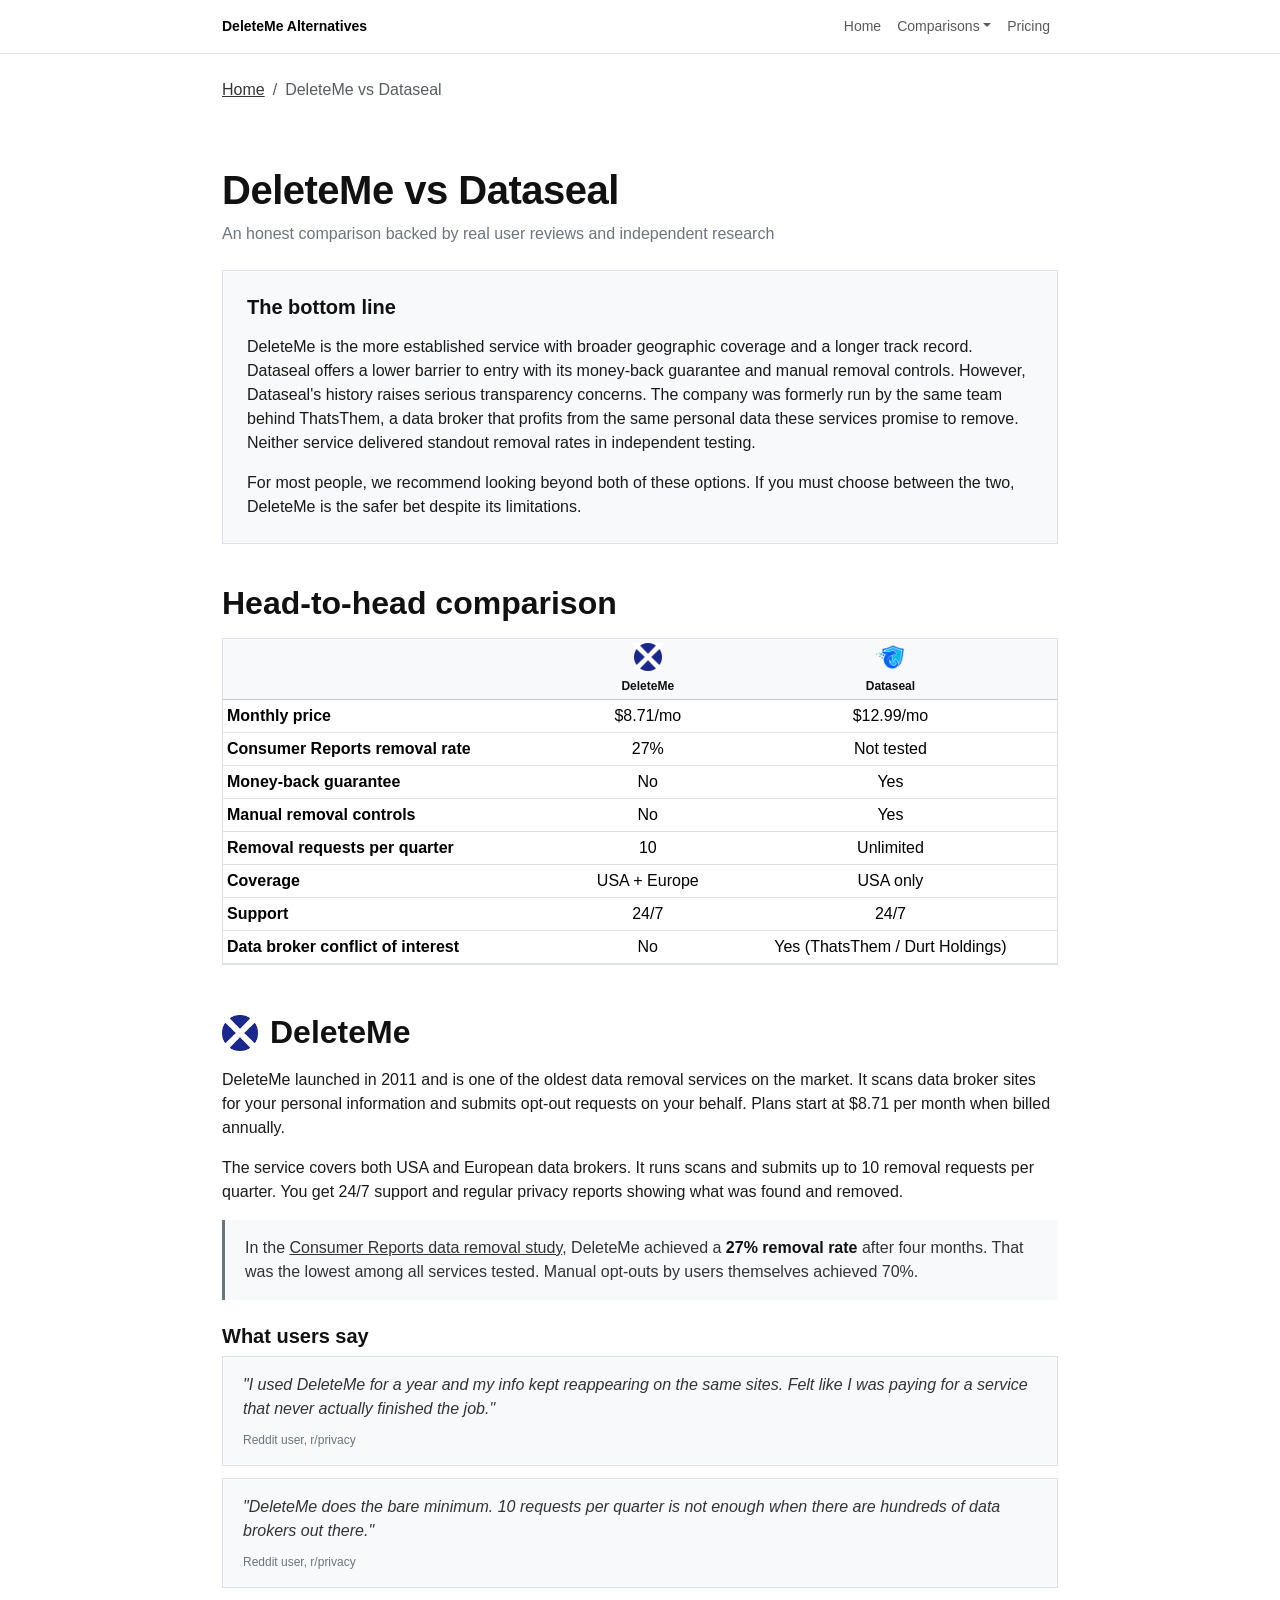
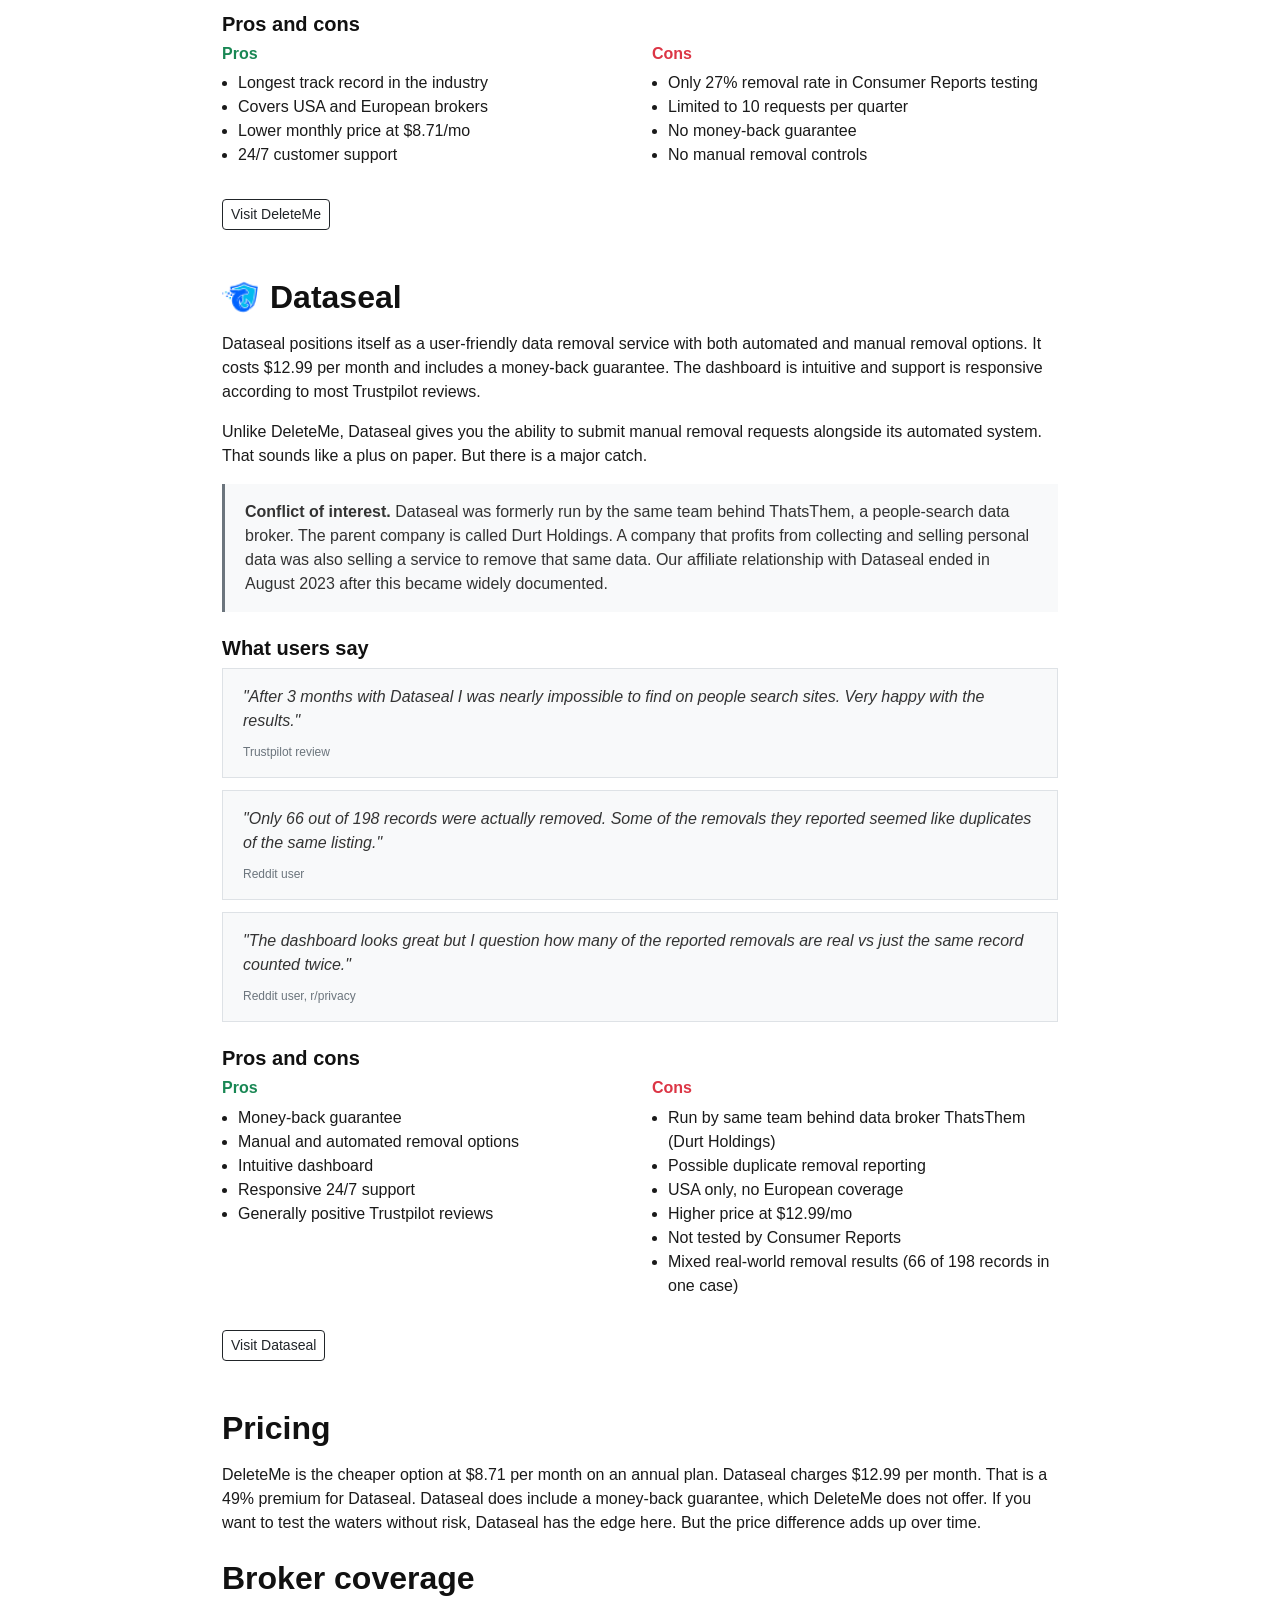
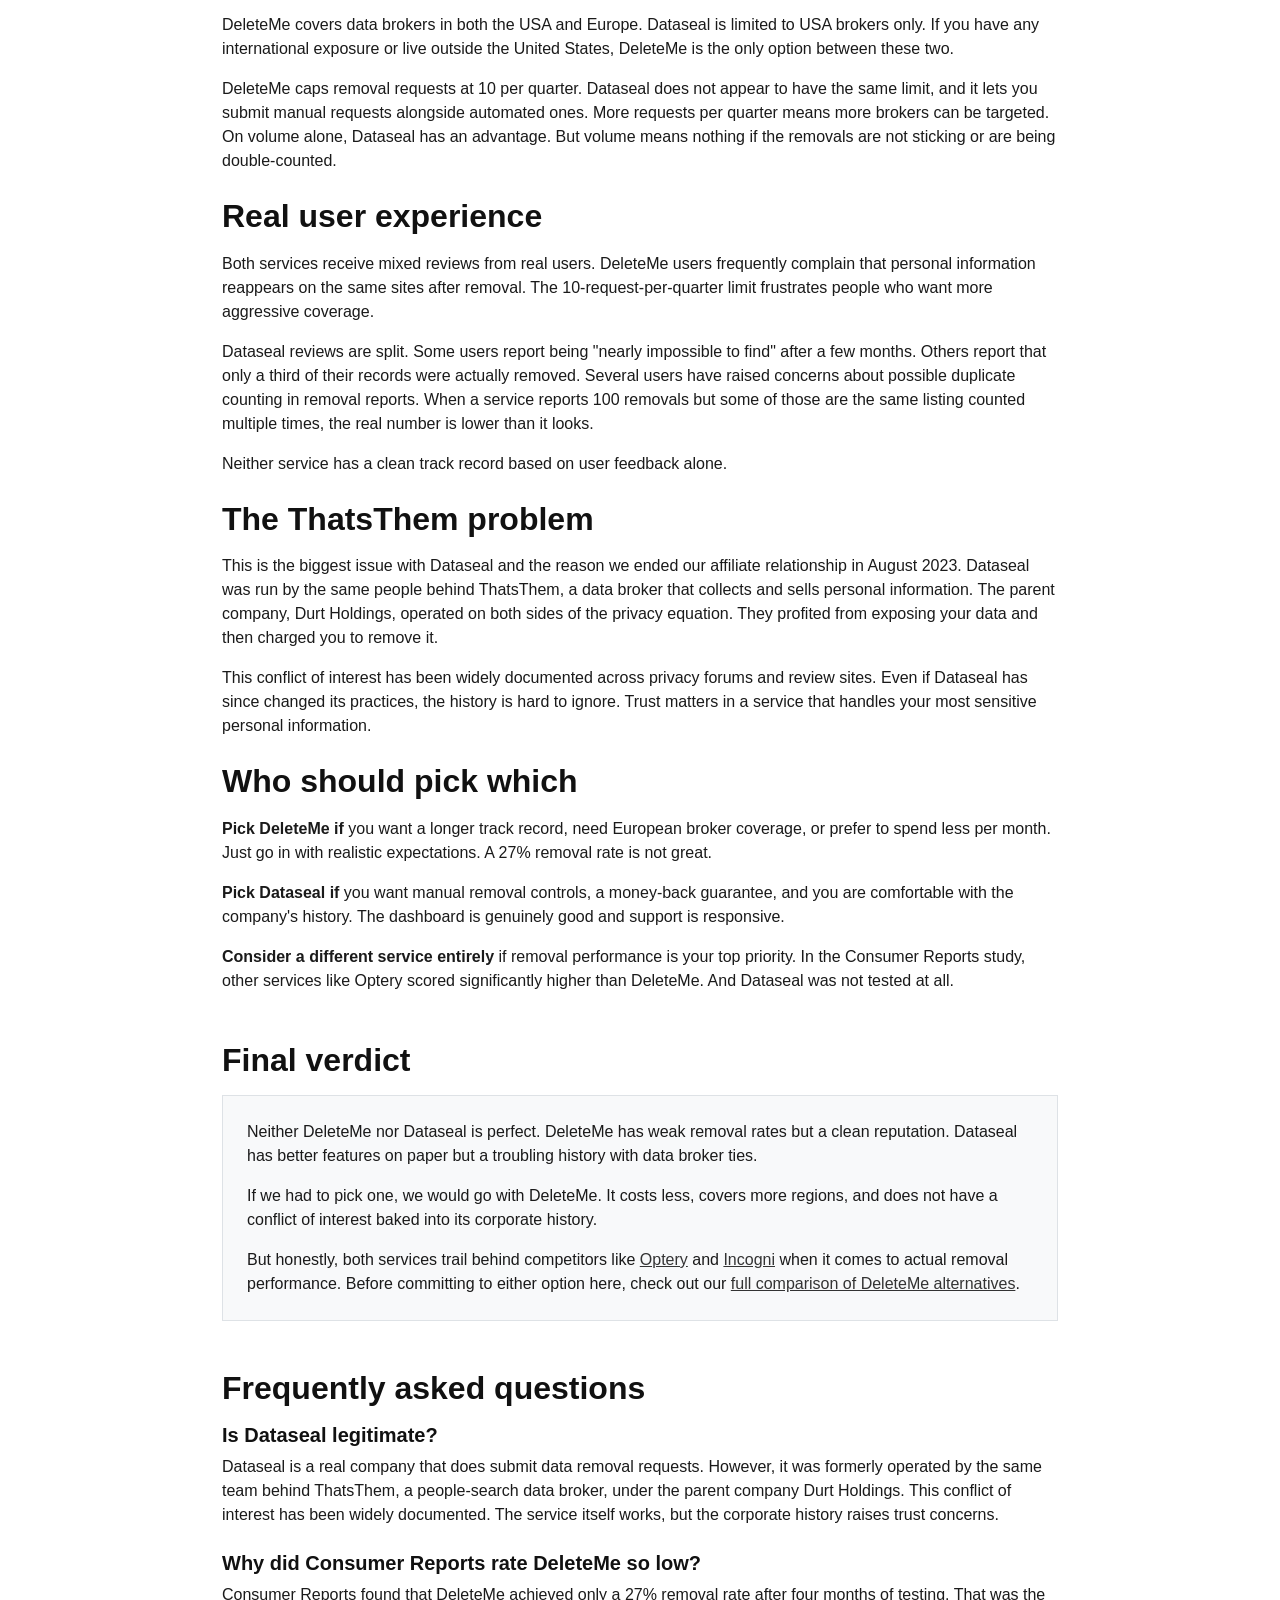
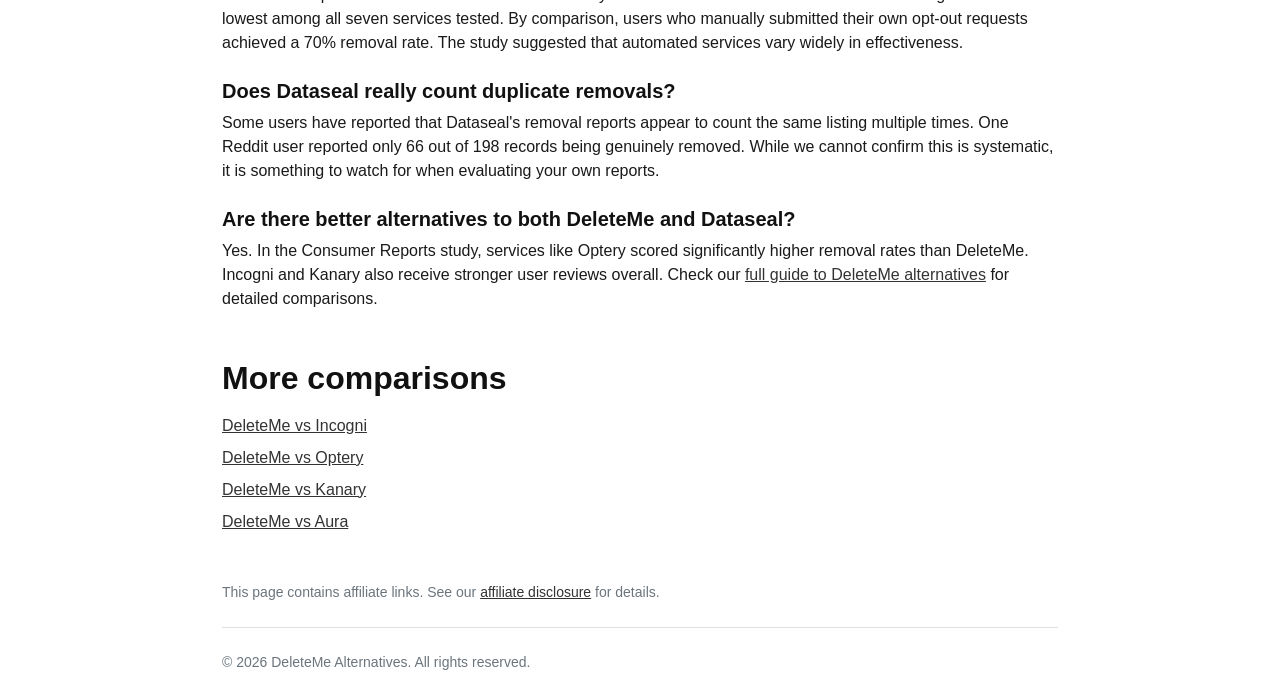
<file: deleteme-vs-dataseal.html>
<!DOCTYPE html>
<html lang="en">
<head>
    <meta charset="utf-8"/>
    <meta name="viewport" content="width=device-width, initial-scale=1"/>

    <!-- Primary SEO -->
    <title>DeleteMe vs Dataseal (2026) - Which Data Removal Service Wins?</title>
    <meta name="description" content="We compared DeleteMe and Dataseal on pricing, removal rates, and real user reviews. One has a conflict of interest you need to know about." />
    <meta name="keywords" content="DeleteMe vs Dataseal, Dataseal review, DeleteMe review, data removal service comparison, best data removal service 2026" />
    <meta name="author" content="DeleteMe Alternatives" />
    <meta name="robots" content="index, follow, max-snippet:-1, max-image-preview:large, max-video-preview:-1" />
    <link rel="canonical" href="https://deletemealternatives.com/deleteme-vs-dataseal" />

    <!-- Geo targeting -->
    <meta name="geo.region" content="US" />
    <meta name="geo.placename" content="United States" />
    <meta name="content-language" content="en-US" />

    <!-- Open Graph -->
    <meta property="og:type" content="article" />
    <meta property="og:title" content="DeleteMe vs Dataseal (2026) - Which Data Removal Service Wins?" />
    <meta property="og:description" content="We compared DeleteMe and Dataseal on pricing, removal rates, and real user reviews. One has a conflict of interest you need to know about." />
    <meta property="og:url" content="https://deletemealternatives.com/deleteme-vs-dataseal" />
    <meta property="og:site_name" content="DeleteMe Alternatives" />
    <meta property="og:locale" content="en_US" />
    <meta property="og:image" content="https://deletemealternatives.com/images/og-image.png" />
    <meta property="og:image:width" content="1200" />
    <meta property="og:image:height" content="630" />
    <meta property="og:image:alt" content="DeleteMe vs Dataseal comparison for data removal in 2026" />
    <meta property="article:published_time" content="2025-06-01T00:00:00+00:00" />
    <meta property="article:modified_time" content="2026-03-15T00:00:00+00:00" />

    <!-- Twitter Card -->
    <meta name="twitter:card" content="summary_large_image" />
    <meta name="twitter:title" content="DeleteMe vs Dataseal (2026) - Which Data Removal Service Wins?" />
    <meta name="twitter:description" content="We compared DeleteMe and Dataseal on pricing, removal rates, and real user reviews. One has a conflict of interest you need to know about." />
    <meta name="twitter:image" content="https://deletemealternatives.com/images/og-image.png" />
    <meta name="twitter:image:alt" content="DeleteMe vs Dataseal comparison for data removal in 2026" />

    <!-- Favicon -->
    <link rel="icon" type="image/png" sizes="96x96" href="/favicon-96x96.png">
    <link rel="icon" type="image/svg+xml" href="/favicon.svg">
    <link rel="shortcut icon" href="/favicon.ico">

    <!-- Bootstrap 5 CSS -->
    <link href="https://cdn.jsdelivr.net/npm/bootstrap@5.3.3/dist/css/bootstrap.min.css" rel="stylesheet" crossorigin="anonymous">
    <link rel="stylesheet" href="css/style.css">
</head>
<body>
  <nav class="navbar navbar-expand-sm border-bottom" style="font-size: 14px;">
    <div class="container" style="max-width: 860px;">
      <a class="navbar-brand fw-bold" href="/" style="font-size: 14px;">DeleteMe Alternatives</a>
      <button class="navbar-toggler" type="button" data-bs-toggle="collapse" data-bs-target="#siteNav" aria-controls="siteNav" aria-expanded="false" aria-label="Toggle navigation">
        <span class="navbar-toggler-icon"></span>
      </button>
      <div class="collapse navbar-collapse" id="siteNav">
        <ul class="navbar-nav ms-auto">
          <li class="nav-item"><a class="nav-link" href="/">Home</a></li>
          <li class="nav-item dropdown">
            <a class="nav-link dropdown-toggle" href="#" role="button" data-bs-toggle="dropdown" aria-expanded="false">Comparisons</a>
            <ul class="dropdown-menu dropdown-menu-end">
              <li><a class="dropdown-item" href="/deleteme-vs-incogni">DeleteMe vs Incogni</a></li>
              <li><a class="dropdown-item" href="/deleteme-vs-optery">DeleteMe vs Optery</a></li>
              <li><a class="dropdown-item" href="/deleteme-vs-kanary">DeleteMe vs Kanary</a></li>
              <li><a class="dropdown-item" href="/deleteme-vs-aura">DeleteMe vs Aura</a></li>
              <li><a class="dropdown-item" href="/deleteme-vs-dataseal">DeleteMe vs Dataseal</a></li>
            </ul>
          </li>
          <li class="nav-item"><a class="nav-link" href="/deleteme-cost">Pricing</a></li>
        </ul>
      </div>
    </div>
  </nav>

  <div class="container" style="max-width: 860px;">

    <!-- Breadcrumb -->
    <nav aria-label="breadcrumb" class="pt-4">
      <ol class="breadcrumb">
        <li class="breadcrumb-item"><a href="/">Home</a></li>
        <li class="breadcrumb-item active" aria-current="page">DeleteMe vs Dataseal</li>
      </ol>
    </nav>

    <!-- Header -->
    <header class="site-header" style="border-bottom: none; padding-bottom: 0;">
      <h1 class="fw-bold">DeleteMe vs Dataseal</h1>
      <p class="text-secondary mt-1 mb-0">An honest comparison backed by real user reviews and independent research</p>
    </header>

    <!-- Bottom Line Verdict -->
    <section class="pt-4 pb-3">
      <div class="verdict bg-light border p-4">
        <h2 class="fs-5 fw-bold mb-3">The bottom line</h2>
        <p>DeleteMe is the more established service with broader geographic coverage and a longer track record. Dataseal offers a lower barrier to entry with its money-back guarantee and manual removal controls. However, Dataseal's history raises serious transparency concerns. The company was formerly run by the same team behind ThatsThem, a data broker that profits from the same personal data these services promise to remove. Neither service delivered standout removal rates in independent testing.</p>
        <p class="mb-0">For most people, we recommend looking beyond both of these options. If you must choose between the two, DeleteMe is the safer bet despite its limitations.</p>
      </div>
    </section>

    <!-- Head-to-Head Comparison Table -->
    <h2 class="fw-bold mt-4 mb-3">Head-to-head comparison</h2>
    <div class="table-responsive border mb-5">
      <table class="table table-hover table-sm mb-0 align-middle" style="min-width: 480px;">
        <thead class="table-light">
          <tr>
            <th class="text-start" style="min-width: 160px;"></th>
            <th class="text-center">
              <div class="company-cell">
                <img src="images/logo-deleteme.png" alt="DeleteMe logo" class="company-logo">
                <span class="company-name">DeleteMe</span>
              </div>
            </th>
            <th class="text-center">
              <div class="company-cell">
                <img src="images/logo-dataseal.png" alt="Dataseal logo" class="company-logo">
                <span class="company-name">Dataseal</span>
              </div>
            </th>
          </tr>
        </thead>
        <tbody>
          <tr>
            <td class="text-start fw-semibold">Monthly price</td>
            <td class="text-center">$8.71/mo</td>
            <td class="text-center">$12.99/mo</td>
          </tr>
          <tr>
            <td class="text-start fw-semibold">Consumer Reports removal rate</td>
            <td class="text-center">27%</td>
            <td class="text-center">Not tested</td>
          </tr>
          <tr>
            <td class="text-start fw-semibold">Money-back guarantee</td>
            <td class="text-center">No</td>
            <td class="text-center">Yes</td>
          </tr>
          <tr>
            <td class="text-start fw-semibold">Manual removal controls</td>
            <td class="text-center">No</td>
            <td class="text-center">Yes</td>
          </tr>
          <tr>
            <td class="text-start fw-semibold">Removal requests per quarter</td>
            <td class="text-center">10</td>
            <td class="text-center">Unlimited</td>
          </tr>
          <tr>
            <td class="text-start fw-semibold">Coverage</td>
            <td class="text-center">USA + Europe</td>
            <td class="text-center">USA only</td>
          </tr>
          <tr>
            <td class="text-start fw-semibold">Support</td>
            <td class="text-center">24/7</td>
            <td class="text-center">24/7</td>
          </tr>
          <tr>
            <td class="text-start fw-semibold">Data broker conflict of interest</td>
            <td class="text-center">No</td>
            <td class="text-center">Yes (ThatsThem / Durt Holdings)</td>
          </tr>
        </tbody>
      </table>
    </div>

    <!-- DeleteMe Deep Dive -->
    <section class="mb-5" id="deleteme">
      <div class="product-header mb-3">
        <img src="images/logo-deleteme.png" alt="DeleteMe logo">
        <h2 class="fw-bold mb-0">DeleteMe</h2>
      </div>

      <p>DeleteMe launched in 2011 and is one of the oldest data removal services on the market. It scans data broker sites for your personal information and submits opt-out requests on your behalf. Plans start at $8.71 per month when billed annually.</p>

      <p>The service covers both USA and European data brokers. It runs scans and submits up to 10 removal requests per quarter. You get 24/7 support and regular privacy reports showing what was found and removed.</p>

      <div class="data-callout mb-3">
        <p>In the <a href="https://www.consumerreports.org/electronics/personal-information/services-that-delete-data-from-people-search-sites-review-a2705843415/" target="_blank" rel="noopener">Consumer Reports data removal study</a>, DeleteMe achieved a <span class="stat">27% removal rate</span> after four months. That was the lowest among all services tested. Manual opt-outs by users themselves achieved 70%.</p>
      </div>

      <h3 class="fs-5 fw-bold mt-4 mb-2">What users say</h3>

      <div class="review-card">
        <p>"I used DeleteMe for a year and my info kept reappearing on the same sites. Felt like I was paying for a service that never actually finished the job."</p>
        <div class="review-source">Reddit user, r/privacy</div>
      </div>

      <div class="review-card">
        <p>"DeleteMe does the bare minimum. 10 requests per quarter is not enough when there are hundreds of data brokers out there."</p>
        <div class="review-source">Reddit user, r/privacy</div>
      </div>

      <h3 class="fs-5 fw-bold mt-4 mb-2">Pros and cons</h3>
      <div class="row">
        <div class="col-md-6 mb-3">
          <h4 class="fs-6 fw-bold text-success">Pros</h4>
          <ul class="ps-3">
            <li>Longest track record in the industry</li>
            <li>Covers USA and European brokers</li>
            <li>Lower monthly price at $8.71/mo</li>
            <li>24/7 customer support</li>
          </ul>
        </div>
        <div class="col-md-6 mb-3">
          <h4 class="fs-6 fw-bold text-danger">Cons</h4>
          <ul class="ps-3">
            <li>Only 27% removal rate in Consumer Reports testing</li>
            <li>Limited to 10 requests per quarter</li>
            <li>No money-back guarantee</li>
            <li>No manual removal controls</li>
          </ul>
        </div>
      </div>

      <p><a href="https://joindeleteme.com/?utm_source=deletemealternatives&utm_medium=vs-page&utm_campaign=deleteme-vs-dataseal" target="_blank" rel="nofollow sponsored noopener" class="btn btn-outline-dark btn-sm">Visit DeleteMe</a></p>
    </section>

    <!-- Dataseal Deep Dive -->
    <section class="mb-5" id="dataseal">
      <div class="product-header mb-3">
        <img src="images/logo-dataseal.png" alt="Dataseal logo">
        <h2 class="fw-bold mb-0">Dataseal</h2>
      </div>

      <p>Dataseal positions itself as a user-friendly data removal service with both automated and manual removal options. It costs $12.99 per month and includes a money-back guarantee. The dashboard is intuitive and support is responsive according to most Trustpilot reviews.</p>

      <p>Unlike DeleteMe, Dataseal gives you the ability to submit manual removal requests alongside its automated system. That sounds like a plus on paper. But there is a major catch.</p>

      <div class="data-callout mb-3">
        <p><strong>Conflict of interest.</strong> Dataseal was formerly run by the same team behind ThatsThem, a people-search data broker. The parent company is called Durt Holdings. A company that profits from collecting and selling personal data was also selling a service to remove that same data. Our affiliate relationship with Dataseal ended in August 2023 after this became widely documented.</p>
      </div>

      <h3 class="fs-5 fw-bold mt-4 mb-2">What users say</h3>

      <div class="review-card">
        <p>"After 3 months with Dataseal I was nearly impossible to find on people search sites. Very happy with the results."</p>
        <div class="review-source">Trustpilot review</div>
      </div>

      <div class="review-card">
        <p>"Only 66 out of 198 records were actually removed. Some of the removals they reported seemed like duplicates of the same listing."</p>
        <div class="review-source">Reddit user</div>
      </div>

      <div class="review-card">
        <p>"The dashboard looks great but I question how many of the reported removals are real vs just the same record counted twice."</p>
        <div class="review-source">Reddit user, r/privacy</div>
      </div>

      <h3 class="fs-5 fw-bold mt-4 mb-2">Pros and cons</h3>
      <div class="row">
        <div class="col-md-6 mb-3">
          <h4 class="fs-6 fw-bold text-success">Pros</h4>
          <ul class="ps-3">
            <li>Money-back guarantee</li>
            <li>Manual and automated removal options</li>
            <li>Intuitive dashboard</li>
            <li>Responsive 24/7 support</li>
            <li>Generally positive Trustpilot reviews</li>
          </ul>
        </div>
        <div class="col-md-6 mb-3">
          <h4 class="fs-6 fw-bold text-danger">Cons</h4>
          <ul class="ps-3">
            <li>Run by same team behind data broker ThatsThem (Durt Holdings)</li>
            <li>Possible duplicate removal reporting</li>
            <li>USA only, no European coverage</li>
            <li>Higher price at $12.99/mo</li>
            <li>Not tested by Consumer Reports</li>
            <li>Mixed real-world removal results (66 of 198 records in one case)</li>
          </ul>
        </div>
      </div>

      <p><a href="https://dataseal.io/?utm_source=deletemealternatives&utm_medium=vs-page&utm_campaign=deleteme-vs-dataseal" target="_blank" rel="nofollow sponsored noopener" class="btn btn-outline-dark btn-sm">Visit Dataseal</a></p>
    </section>

    <!-- Detailed Comparison Sections -->
    <section class="mb-5">
      <h2 class="fw-bold mt-4 mb-3">Pricing</h2>
      <p>DeleteMe is the cheaper option at $8.71 per month on an annual plan. Dataseal charges $12.99 per month. That is a 49% premium for Dataseal. Dataseal does include a money-back guarantee, which DeleteMe does not offer. If you want to test the waters without risk, Dataseal has the edge here. But the price difference adds up over time.</p>

      <h2 class="fw-bold mt-4 mb-3">Broker coverage</h2>
      <p>DeleteMe covers data brokers in both the USA and Europe. Dataseal is limited to USA brokers only. If you have any international exposure or live outside the United States, DeleteMe is the only option between these two.</p>
      <p>DeleteMe caps removal requests at 10 per quarter. Dataseal does not appear to have the same limit, and it lets you submit manual requests alongside automated ones. More requests per quarter means more brokers can be targeted. On volume alone, Dataseal has an advantage. But volume means nothing if the removals are not sticking or are being double-counted.</p>

      <h2 class="fw-bold mt-4 mb-3">Real user experience</h2>
      <p>Both services receive mixed reviews from real users. DeleteMe users frequently complain that personal information reappears on the same sites after removal. The 10-request-per-quarter limit frustrates people who want more aggressive coverage.</p>
      <p>Dataseal reviews are split. Some users report being "nearly impossible to find" after a few months. Others report that only a third of their records were actually removed. Several users have raised concerns about possible duplicate counting in removal reports. When a service reports 100 removals but some of those are the same listing counted multiple times, the real number is lower than it looks.</p>
      <p>Neither service has a clean track record based on user feedback alone.</p>

      <h2 class="fw-bold mt-4 mb-3">The ThatsThem problem</h2>
      <p>This is the biggest issue with Dataseal and the reason we ended our affiliate relationship in August 2023. Dataseal was run by the same people behind ThatsThem, a data broker that collects and sells personal information. The parent company, Durt Holdings, operated on both sides of the privacy equation. They profited from exposing your data and then charged you to remove it.</p>
      <p>This conflict of interest has been widely documented across privacy forums and review sites. Even if Dataseal has since changed its practices, the history is hard to ignore. Trust matters in a service that handles your most sensitive personal information.</p>

      <h2 class="fw-bold mt-4 mb-3">Who should pick which</h2>
      <p><strong>Pick DeleteMe if</strong> you want a longer track record, need European broker coverage, or prefer to spend less per month. Just go in with realistic expectations. A 27% removal rate is not great.</p>
      <p><strong>Pick Dataseal if</strong> you want manual removal controls, a money-back guarantee, and you are comfortable with the company's history. The dashboard is genuinely good and support is responsive.</p>
      <p><strong>Consider a different service entirely</strong> if removal performance is your top priority. In the Consumer Reports study, other services like Optery scored significantly higher than DeleteMe. And Dataseal was not tested at all.</p>
    </section>

    <!-- Final Verdict -->
    <section class="mb-5">
      <h2 class="fw-bold mt-4 mb-3">Final verdict</h2>
      <div class="verdict bg-light border p-4">
        <p>Neither DeleteMe nor Dataseal is perfect. DeleteMe has weak removal rates but a clean reputation. Dataseal has better features on paper but a troubling history with data broker ties.</p>
        <p>If we had to pick one, we would go with DeleteMe. It costs less, covers more regions, and does not have a conflict of interest baked into its corporate history.</p>
        <p class="mb-0">But honestly, both services trail behind competitors like <a href="/deleteme-vs-optery">Optery</a> and <a href="/deleteme-vs-incogni">Incogni</a> when it comes to actual removal performance. Before committing to either option here, check out our <a href="/">full comparison of DeleteMe alternatives</a>.</p>
      </div>
    </section>

    <!-- FAQ -->
    <section class="mb-5" id="faq">
      <h2 class="fw-bold mt-4 mb-3">Frequently asked questions</h2>

      <div class="mb-4">
        <h3 class="fs-5 fw-bold">Is Dataseal legitimate?</h3>
        <p>Dataseal is a real company that does submit data removal requests. However, it was formerly operated by the same team behind ThatsThem, a people-search data broker, under the parent company Durt Holdings. This conflict of interest has been widely documented. The service itself works, but the corporate history raises trust concerns.</p>
      </div>

      <div class="mb-4">
        <h3 class="fs-5 fw-bold">Why did Consumer Reports rate DeleteMe so low?</h3>
        <p>Consumer Reports found that DeleteMe achieved only a 27% removal rate after four months of testing. That was the lowest among all seven services tested. By comparison, users who manually submitted their own opt-out requests achieved a 70% removal rate. The study suggested that automated services vary widely in effectiveness.</p>
      </div>

      <div class="mb-4">
        <h3 class="fs-5 fw-bold">Does Dataseal really count duplicate removals?</h3>
        <p>Some users have reported that Dataseal's removal reports appear to count the same listing multiple times. One Reddit user reported only 66 out of 198 records being genuinely removed. While we cannot confirm this is systematic, it is something to watch for when evaluating your own reports.</p>
      </div>

      <div class="mb-4">
        <h3 class="fs-5 fw-bold">Are there better alternatives to both DeleteMe and Dataseal?</h3>
        <p>Yes. In the Consumer Reports study, services like Optery scored significantly higher removal rates than DeleteMe. Incogni and Kanary also receive stronger user reviews overall. Check our <a href="/">full guide to DeleteMe alternatives</a> for detailed comparisons.</p>
      </div>
    </section>

    <!-- More Comparisons -->
    <section class="mb-5">
      <h2 class="fw-bold mt-4 mb-3">More comparisons</h2>
      <ul class="list-unstyled">
        <li class="mb-2"><a href="/deleteme-vs-incogni">DeleteMe vs Incogni</a></li>
        <li class="mb-2"><a href="/deleteme-vs-optery">DeleteMe vs Optery</a></li>
        <li class="mb-2"><a href="/deleteme-vs-kanary">DeleteMe vs Kanary</a></li>
        <li class="mb-2"><a href="/deleteme-vs-aura">DeleteMe vs Aura</a></li>
      </ul>
    </section>

    <!-- Affiliate Disclosure -->
    <section class="mb-4">
      <p class="text-secondary small">This page contains affiliate links. See our <a href="/disclosure">affiliate disclosure</a> for details.</p>
    </section>

    <!-- Footer -->
    <footer class="py-4 border-top">
      <p class="text-secondary small mb-0">&copy; 2026 DeleteMe Alternatives. All rights reserved.</p>
    </footer>

  </div>

  <!-- JSON-LD: Article -->
  <script type="application/ld+json">
  {
    "@context": "https://schema.org",
    "@type": "Article",
    "headline": "DeleteMe vs Dataseal (2026) - Which Data Removal Service Wins?",
    "description": "We compared DeleteMe and Dataseal on pricing, removal rates, and real user reviews. One has a conflict of interest you need to know about.",
    "datePublished": "2025-06-01",
    "dateModified": "2026-03-15",
    "author": {
      "@type": "Organization",
      "name": "DeleteMe Alternatives",
      "url": "https://deletemealternatives.com/"
    },
    "publisher": {
      "@type": "Organization",
      "name": "DeleteMe Alternatives",
      "url": "https://deletemealternatives.com/"
    },
    "mainEntityOfPage": {
      "@type": "WebPage",
      "@id": "https://deletemealternatives.com/deleteme-vs-dataseal"
    }
  }
  </script>

  <!-- JSON-LD: FAQPage -->
  <script type="application/ld+json">
  {
    "@context": "https://schema.org",
    "@type": "FAQPage",
    "mainEntity": [
      {
        "@type": "Question",
        "name": "Is Dataseal legitimate?",
        "acceptedAnswer": {
          "@type": "Answer",
          "text": "Dataseal is a real company that does submit data removal requests. However, it was formerly operated by the same team behind ThatsThem, a people-search data broker, under the parent company Durt Holdings. This conflict of interest has been widely documented. The service itself works, but the corporate history raises trust concerns."
        }
      },
      {
        "@type": "Question",
        "name": "Why did Consumer Reports rate DeleteMe so low?",
        "acceptedAnswer": {
          "@type": "Answer",
          "text": "Consumer Reports found that DeleteMe achieved only a 27% removal rate after four months of testing. That was the lowest among all seven services tested. By comparison, users who manually submitted their own opt-out requests achieved a 70% removal rate. The study suggested that automated services vary widely in effectiveness."
        }
      },
      {
        "@type": "Question",
        "name": "Does Dataseal really count duplicate removals?",
        "acceptedAnswer": {
          "@type": "Answer",
          "text": "Some users have reported that Dataseal's removal reports appear to count the same listing multiple times. One Reddit user reported only 66 out of 198 records being genuinely removed. While this cannot be confirmed as systematic, it is something to watch for when evaluating your own reports."
        }
      },
      {
        "@type": "Question",
        "name": "Are there better alternatives to both DeleteMe and Dataseal?",
        "acceptedAnswer": {
          "@type": "Answer",
          "text": "Yes. In the Consumer Reports study, services like Optery scored significantly higher removal rates than DeleteMe. Incogni and Kanary also receive stronger user reviews overall."
        }
      }
    ]
  }
  </script>

  <!-- JSON-LD: BreadcrumbList -->
  <script type="application/ld+json">
  {
    "@context": "https://schema.org",
    "@type": "BreadcrumbList",
    "itemListElement": [
      {
        "@type": "ListItem",
        "position": 1,
        "name": "Home",
        "item": "https://deletemealternatives.com/"
      },
      {
        "@type": "ListItem",
        "position": 2,
        "name": "DeleteMe vs Dataseal",
        "item": "https://deletemealternatives.com/deleteme-vs-dataseal"
      }
    ]
  }
  </script>

  <script src="https://cdn.jsdelivr.net/npm/bootstrap@5.3.3/dist/js/bootstrap.bundle.min.js" crossorigin="anonymous"></script>
</body>
</html>
</file>
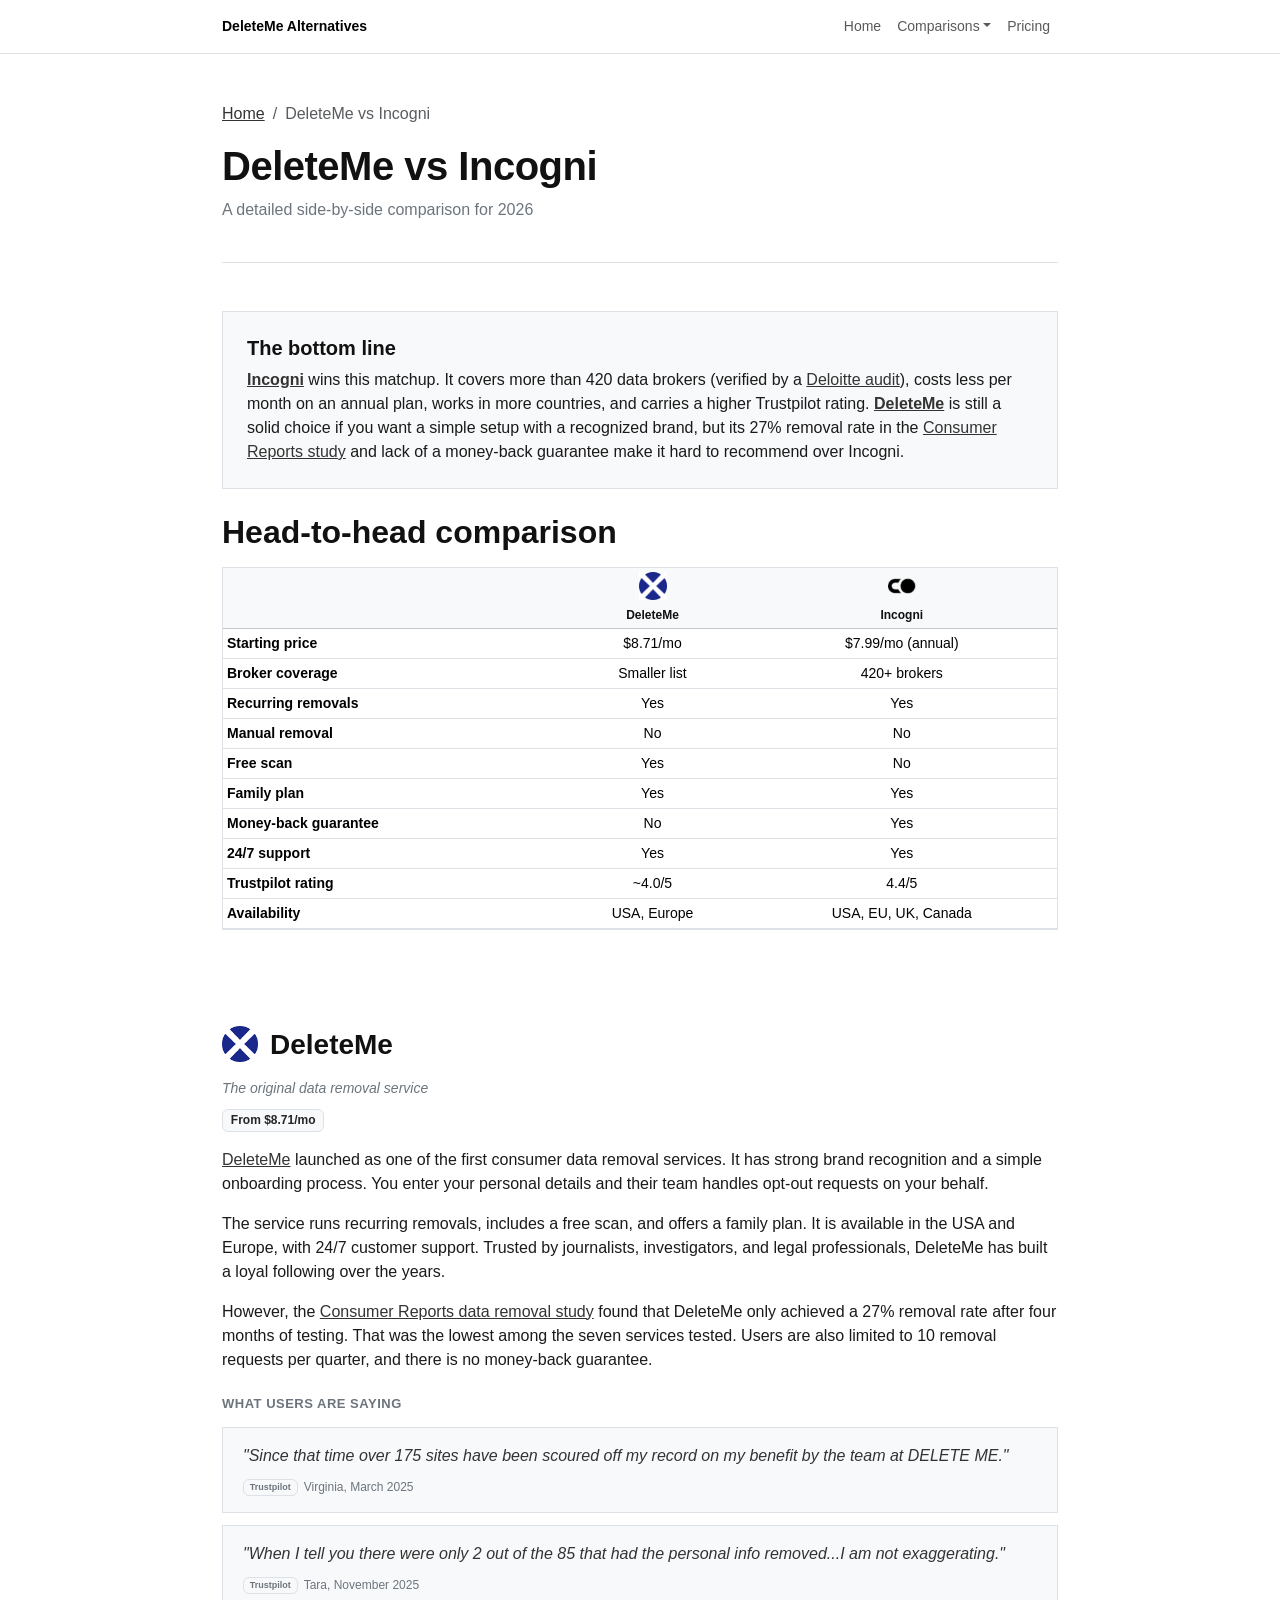
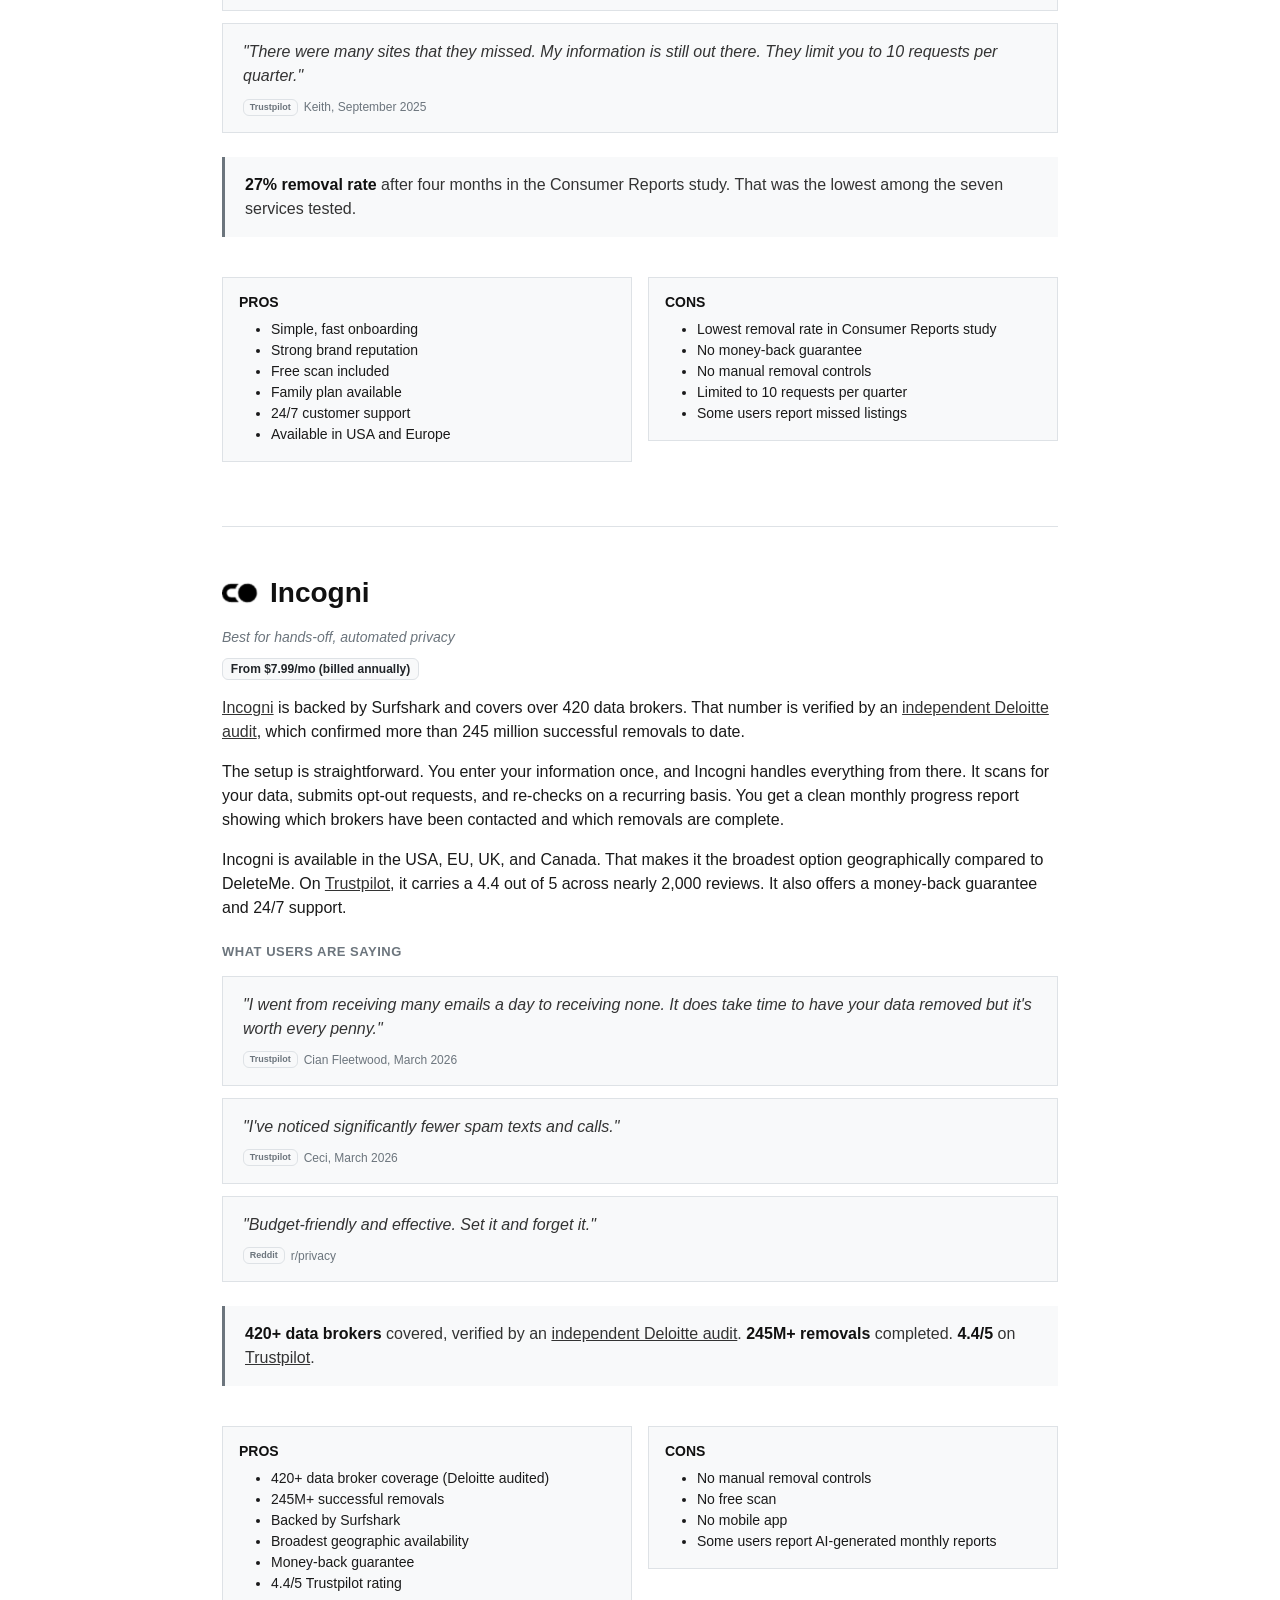
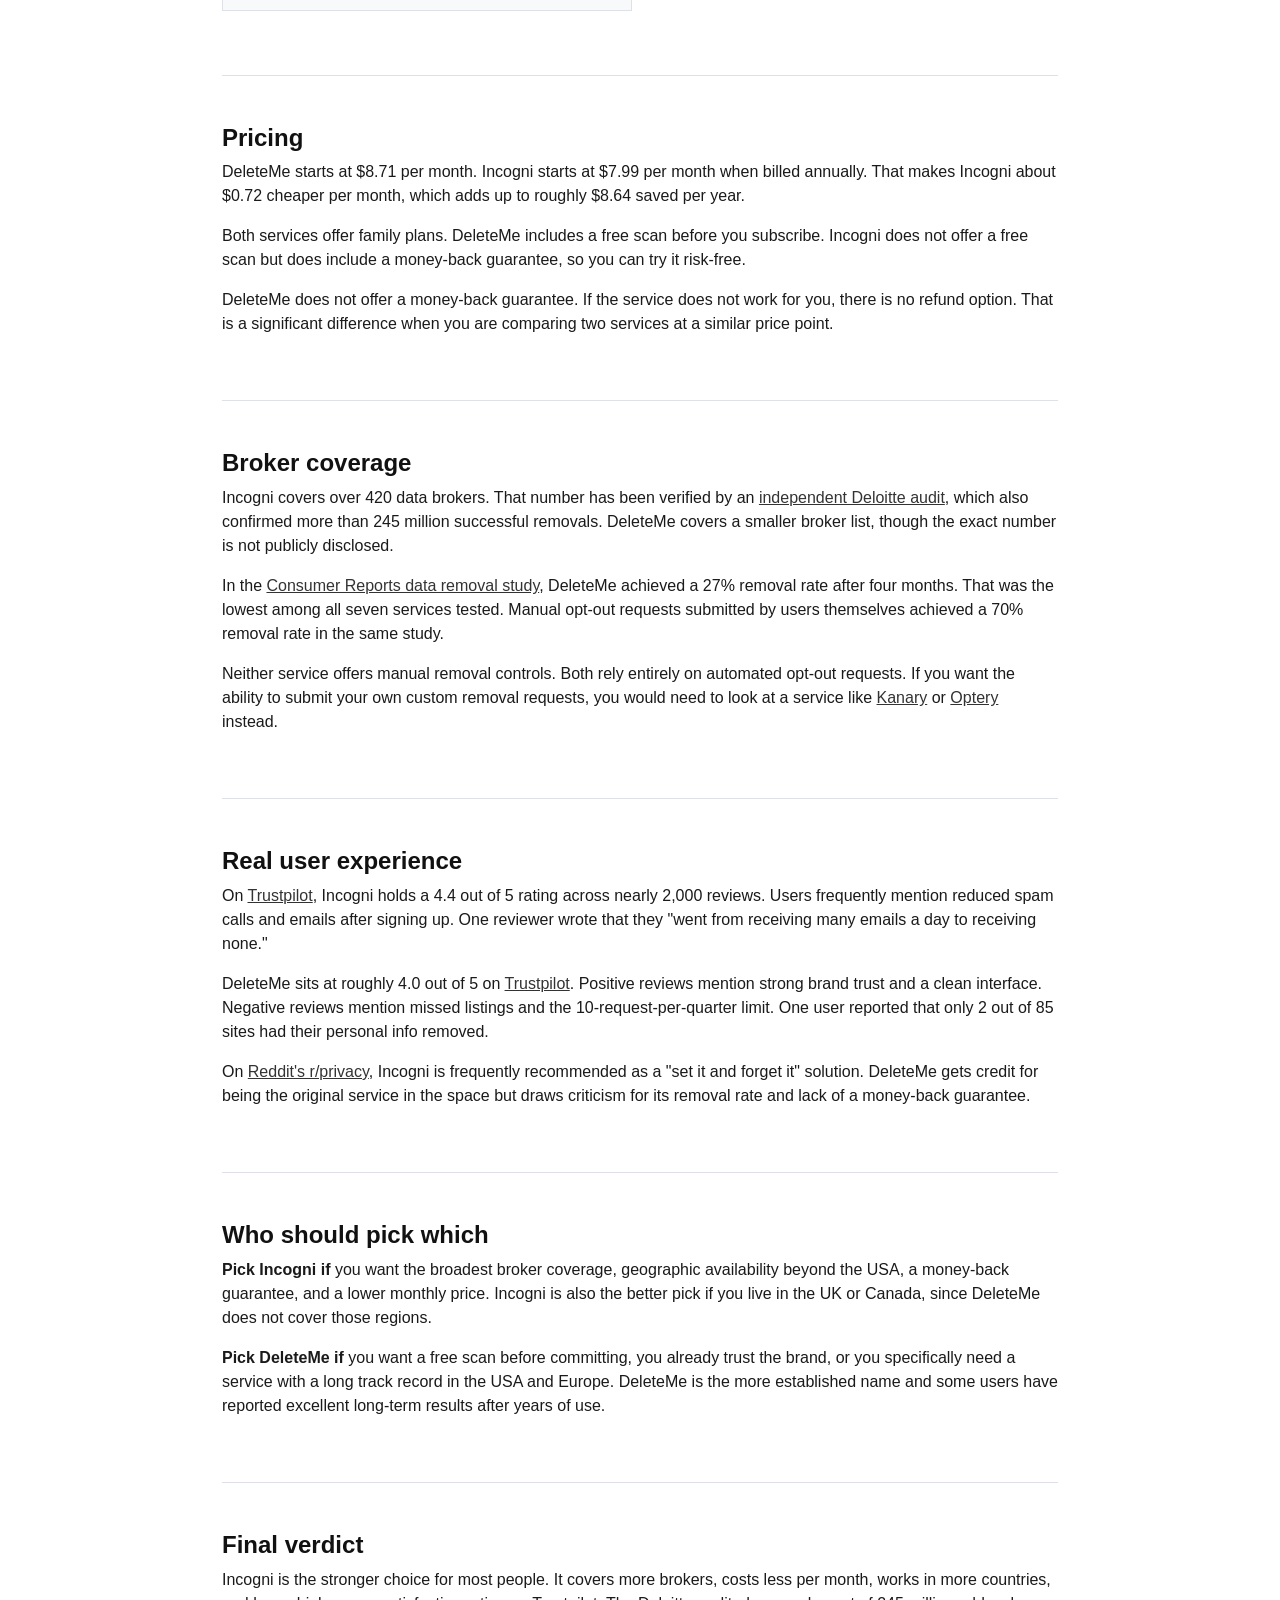
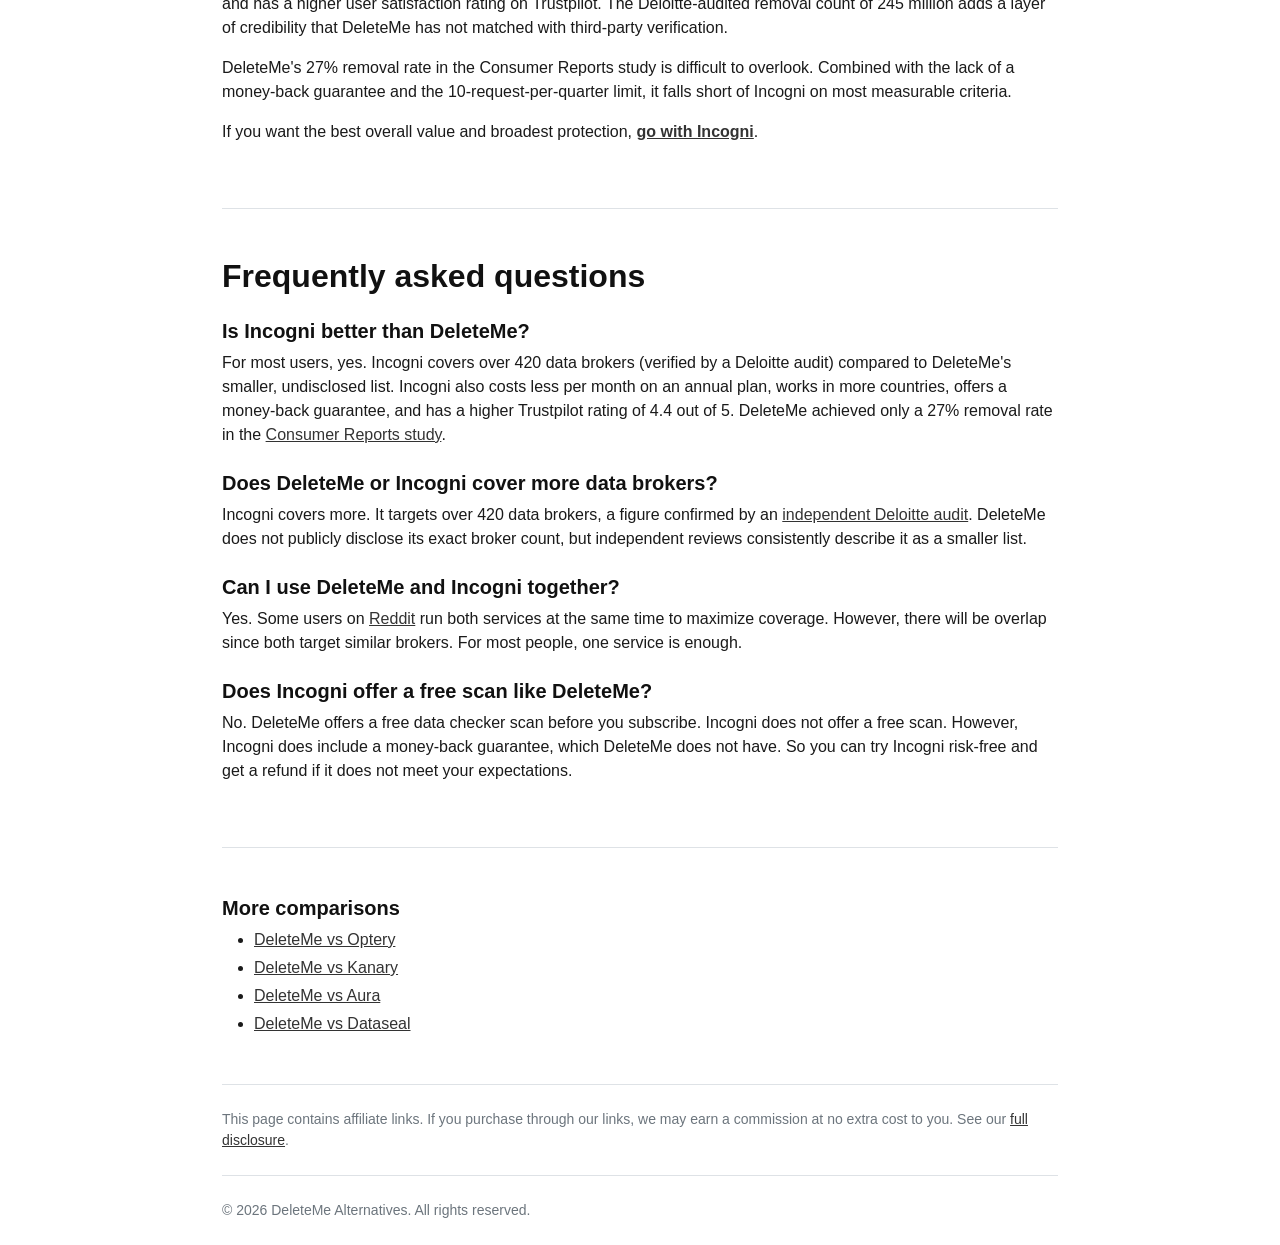
<file: deleteme-vs-incogni.html>
<!DOCTYPE html>
<html lang="en">
<head>
    <meta charset="utf-8"/>
    <meta name="viewport" content="width=device-width, initial-scale=1"/>

    <!-- Primary SEO -->
    <title>DeleteMe vs Incogni (2026) - Which Data Removal Service Wins?</title>
    <meta name="description" content="DeleteMe vs Incogni compared side by side. Pricing, broker coverage, Trustpilot ratings, and real user reviews to help you pick the right data removal service." />
    <meta name="keywords" content="DeleteMe vs Incogni, Incogni vs DeleteMe, DeleteMe or Incogni, data removal service comparison, best data removal service 2026, Incogni review, DeleteMe review" />
    <meta name="author" content="DeleteMe Alternatives" />
    <meta name="robots" content="index, follow, max-snippet:-1, max-image-preview:large, max-video-preview:-1" />
    <link rel="canonical" href="https://deletemealternatives.com/deleteme-vs-incogni" />

    <!-- Geo targeting -->
    <meta name="geo.region" content="US" />
    <meta name="geo.placename" content="United States" />
    <meta name="content-language" content="en-US" />

    <!-- Open Graph -->
    <meta property="og:type" content="article" />
    <meta property="og:title" content="DeleteMe vs Incogni (2026) - Which Data Removal Service Wins?" />
    <meta property="og:description" content="DeleteMe vs Incogni compared side by side. Pricing, broker coverage, Trustpilot ratings, and real user reviews to help you pick the right data removal service." />
    <meta property="og:url" content="https://deletemealternatives.com/deleteme-vs-incogni" />
    <meta property="og:site_name" content="DeleteMe Alternatives" />
    <meta property="og:locale" content="en_US" />
    <meta property="og:image" content="https://deletemealternatives.com/images/og-image.png" />
    <meta property="og:image:width" content="1200" />
    <meta property="og:image:height" content="630" />
    <meta property="og:image:alt" content="DeleteMe vs Incogni comparison for data removal in 2026" />
    <meta property="article:published_time" content="2025-06-01T00:00:00+00:00" />
    <meta property="article:modified_time" content="2026-03-15T00:00:00+00:00" />

    <!-- Twitter Card -->
    <meta name="twitter:card" content="summary_large_image" />
    <meta name="twitter:title" content="DeleteMe vs Incogni (2026) - Which Data Removal Service Wins?" />
    <meta name="twitter:description" content="DeleteMe vs Incogni compared side by side. Pricing, broker coverage, Trustpilot ratings, and real user reviews to help you pick the right data removal service." />
    <meta name="twitter:image" content="https://deletemealternatives.com/images/og-image.png" />
    <meta name="twitter:image:alt" content="DeleteMe vs Incogni comparison for data removal in 2026" />

    <!-- Favicon -->
    <link rel="icon" type="image/png" sizes="96x96" href="/favicon-96x96.png">
    <link rel="icon" type="image/svg+xml" href="/favicon.svg">
    <link rel="shortcut icon" href="/favicon.ico">

    <!-- Bootstrap 5 CSS -->
    <link href="https://cdn.jsdelivr.net/npm/bootstrap@5.3.3/dist/css/bootstrap.min.css" rel="stylesheet" crossorigin="anonymous">
    <link rel="stylesheet" href="css/style.css">
</head>
<body>
  <nav class="navbar navbar-expand-sm border-bottom" style="font-size: 14px;">
    <div class="container" style="max-width: 860px;">
      <a class="navbar-brand fw-bold" href="/" style="font-size: 14px;">DeleteMe Alternatives</a>
      <button class="navbar-toggler" type="button" data-bs-toggle="collapse" data-bs-target="#siteNav" aria-controls="siteNav" aria-expanded="false" aria-label="Toggle navigation">
        <span class="navbar-toggler-icon"></span>
      </button>
      <div class="collapse navbar-collapse" id="siteNav">
        <ul class="navbar-nav ms-auto">
          <li class="nav-item"><a class="nav-link" href="/">Home</a></li>
          <li class="nav-item dropdown">
            <a class="nav-link dropdown-toggle" href="#" role="button" data-bs-toggle="dropdown" aria-expanded="false">Comparisons</a>
            <ul class="dropdown-menu dropdown-menu-end">
              <li><a class="dropdown-item" href="/deleteme-vs-incogni">DeleteMe vs Incogni</a></li>
              <li><a class="dropdown-item" href="/deleteme-vs-optery">DeleteMe vs Optery</a></li>
              <li><a class="dropdown-item" href="/deleteme-vs-kanary">DeleteMe vs Kanary</a></li>
              <li><a class="dropdown-item" href="/deleteme-vs-aura">DeleteMe vs Aura</a></li>
              <li><a class="dropdown-item" href="/deleteme-vs-dataseal">DeleteMe vs Dataseal</a></li>
            </ul>
          </li>
          <li class="nav-item"><a class="nav-link" href="/deleteme-cost">Pricing</a></li>
        </ul>
      </div>
    </div>
  </nav>

  <div class="container" style="max-width: 860px;">

    <!-- Header -->
    <header class="site-header">
      <nav aria-label="breadcrumb">
        <ol class="breadcrumb mb-3 small">
          <li class="breadcrumb-item"><a href="/">Home</a></li>
          <li class="breadcrumb-item active" aria-current="page">DeleteMe vs Incogni</li>
        </ol>
      </nav>
      <h1 class="fw-bold">DeleteMe vs Incogni</h1>
      <p class="text-secondary mt-1 mb-0">A detailed side-by-side comparison for 2026</p>
    </header>

    <!-- Bottom Line Verdict Box -->
    <section class="pt-5">
      <div class="bg-light border p-4 mb-4">
        <h2 class="fw-bold fs-5 mb-2">The bottom line</h2>
        <p class="mb-0"><a href="https://incogni.com/?utm_source=deletemealternatives&utm_medium=vs-page&utm_campaign=deleteme-vs-incogni" target="_blank" rel="nofollow sponsored noopener"><strong>Incogni</strong></a> wins this matchup. It covers more than 420 data brokers (verified by a <a href="https://blog.incogni.com/review/" target="_blank" rel="noopener">Deloitte audit</a>), costs less per month on an annual plan, works in more countries, and carries a higher Trustpilot rating. <a href="https://joindeleteme.com/?utm_source=deletemealternatives&utm_medium=vs-page&utm_campaign=deleteme-vs-incogni" target="_blank" rel="nofollow sponsored noopener"><strong>DeleteMe</strong></a> is still a solid choice if you want a simple setup with a recognized brand, but its 27% removal rate in the <a href="https://www.consumerreports.org/electronics/personal-information/services-that-delete-data-from-people-search-sites-review-a2705843415/" target="_blank" rel="noopener">Consumer Reports study</a> and lack of a money-back guarantee make it hard to recommend over Incogni.</p>
      </div>
    </section>

    <!-- Head-to-Head Comparison Table -->
    <h2 class="fw-bold mt-4 mb-3">Head-to-head comparison</h2>
    <div class="table-responsive border mb-5">
      <table class="table table-hover table-sm mb-0 text-center align-middle">
        <thead class="table-light">
          <tr>
            <th class="text-start" style="min-width: 160px;"></th>
            <th>
              <div class="company-cell">
                <img src="images/logo-deleteme.png" alt="DeleteMe logo" class="company-logo">
                <a href="https://joindeleteme.com/?utm_source=deletemealternatives&utm_medium=vs-page&utm_campaign=deleteme-vs-incogni" target="_blank" rel="nofollow sponsored noopener" class="company-name">DeleteMe</a>
              </div>
            </th>
            <th>
              <div class="company-cell">
                <img src="images/logo-incogni.png" alt="Incogni logo" class="company-logo">
                <a href="https://incogni.com/?utm_source=deletemealternatives&utm_medium=vs-page&utm_campaign=deleteme-vs-incogni" target="_blank" rel="nofollow sponsored noopener" class="company-name">Incogni</a>
              </div>
            </th>
          </tr>
        </thead>
        <tbody class="small">
          <tr><td class="text-start fw-semibold">Starting price</td><td>$8.71/mo</td><td>$7.99/mo (annual)</td></tr>
          <tr><td class="text-start fw-semibold">Broker coverage</td><td>Smaller list</td><td>420+ brokers</td></tr>
          <tr><td class="text-start fw-semibold">Recurring removals</td><td>Yes</td><td>Yes</td></tr>
          <tr><td class="text-start fw-semibold">Manual removal</td><td>No</td><td>No</td></tr>
          <tr><td class="text-start fw-semibold">Free scan</td><td>Yes</td><td>No</td></tr>
          <tr><td class="text-start fw-semibold">Family plan</td><td>Yes</td><td>Yes</td></tr>
          <tr><td class="text-start fw-semibold">Money-back guarantee</td><td>No</td><td>Yes</td></tr>
          <tr><td class="text-start fw-semibold">24/7 support</td><td>Yes</td><td>Yes</td></tr>
          <tr><td class="text-start fw-semibold">Trustpilot rating</td><td>~4.0/5</td><td>4.4/5</td></tr>
          <tr><td class="text-start fw-semibold">Availability</td><td>USA, Europe</td><td>USA, EU, UK, Canada</td></tr>
        </tbody>
      </table>
    </div>

    <!-- ==================== Product Deep Dives ==================== -->

    <!-- DeleteMe Deep Dive -->
    <section class="py-5 border-bottom" id="deleteme">
      <div class="product-header mb-3">
        <img src="images/logo-deleteme.png" alt="DeleteMe logo">
        <h2 class="fw-bold fs-3">DeleteMe</h2>
      </div>
      <p class="text-secondary fst-italic small mb-2">The original data removal service</p>
      <span class="badge bg-light text-dark border fw-semibold mb-3">From $8.71/mo</span>

      <p><a href="https://joindeleteme.com/?utm_source=deletemealternatives&utm_medium=vs-page&utm_campaign=deleteme-vs-incogni" target="_blank" rel="nofollow sponsored noopener">DeleteMe</a> launched as one of the first consumer data removal services. It has strong brand recognition and a simple onboarding process. You enter your personal details and their team handles opt-out requests on your behalf.</p>
      <p>The service runs recurring removals, includes a free scan, and offers a family plan. It is available in the USA and Europe, with 24/7 customer support. Trusted by journalists, investigators, and legal professionals, DeleteMe has built a loyal following over the years.</p>
      <p>However, the <a href="https://www.consumerreports.org/electronics/personal-information/services-that-delete-data-from-people-search-sites-review-a2705843415/" target="_blank" rel="noopener">Consumer Reports data removal study</a> found that DeleteMe only achieved a 27% removal rate after four months of testing. That was the lowest among the seven services tested. Users are also limited to 10 removal requests per quarter, and there is no money-back guarantee.</p>

      <h6 class="text-uppercase text-secondary fw-semibold mt-4 mb-3" style="letter-spacing: 0.5px; font-size: 13px;">What users are saying</h6>
      <div class="review-card"><p>"Since that time over 175 sites have been scoured off my record on my benefit by the team at DELETE ME."</p><div class="review-source"><span class="badge bg-light text-secondary border">Trustpilot</span> Virginia, March 2025</div></div>
      <div class="review-card"><p>"When I tell you there were only 2 out of the 85 that had the personal info removed...I am not exaggerating."</p><div class="review-source"><span class="badge bg-light text-secondary border">Trustpilot</span> Tara, November 2025</div></div>
      <div class="review-card"><p>"There were many sites that they missed. My information is still out there. They limit you to 10 requests per quarter."</p><div class="review-source"><span class="badge bg-light text-secondary border">Trustpilot</span> Keith, September 2025</div></div>

      <div class="data-callout my-4"><p><span class="stat">27% removal rate</span> after four months in the Consumer Reports study. That was the lowest among the seven services tested.</p></div>

      <div class="row g-3 my-3">
        <div class="col-md-6">
          <div class="bg-light border p-3">
            <h6 class="text-uppercase fw-semibold small mb-2">Pros</h6>
            <ul class="small mb-0"><li>Simple, fast onboarding</li><li>Strong brand reputation</li><li>Free scan included</li><li>Family plan available</li><li>24/7 customer support</li><li>Available in USA and Europe</li></ul>
          </div>
        </div>
        <div class="col-md-6">
          <div class="bg-light border p-3">
            <h6 class="text-uppercase fw-semibold small mb-2">Cons</h6>
            <ul class="small mb-0"><li>Lowest removal rate in Consumer Reports study</li><li>No money-back guarantee</li><li>No manual removal controls</li><li>Limited to 10 requests per quarter</li><li>Some users report missed listings</li></ul>
          </div>
        </div>
      </div>
    </section>

    <!-- Incogni Deep Dive -->
    <section class="py-5 border-bottom" id="incogni">
      <div class="product-header mb-3">
        <img src="images/logo-incogni.png" alt="Incogni logo">
        <h2 class="fw-bold fs-3">Incogni</h2>
      </div>
      <p class="text-secondary fst-italic small mb-2">Best for hands-off, automated privacy</p>
      <span class="badge bg-light text-dark border fw-semibold mb-3">From $7.99/mo (billed annually)</span>

      <p><a href="https://incogni.com/?utm_source=deletemealternatives&utm_medium=vs-page&utm_campaign=deleteme-vs-incogni" target="_blank" rel="nofollow sponsored noopener">Incogni</a> is backed by Surfshark and covers over 420 data brokers. That number is verified by an <a href="https://blog.incogni.com/review/" target="_blank" rel="noopener">independent Deloitte audit</a>, which confirmed more than 245 million successful removals to date.</p>
      <p>The setup is straightforward. You enter your information once, and Incogni handles everything from there. It scans for your data, submits opt-out requests, and re-checks on a recurring basis. You get a clean monthly progress report showing which brokers have been contacted and which removals are complete.</p>
      <p>Incogni is available in the USA, EU, UK, and Canada. That makes it the broadest option geographically compared to DeleteMe. On <a href="https://www.trustpilot.com/review/incogni.com" target="_blank" rel="noopener">Trustpilot</a>, it carries a 4.4 out of 5 across nearly 2,000 reviews. It also offers a money-back guarantee and 24/7 support.</p>

      <h6 class="text-uppercase text-secondary fw-semibold mt-4 mb-3" style="letter-spacing: 0.5px; font-size: 13px;">What users are saying</h6>
      <div class="review-card"><p>"I went from receiving many emails a day to receiving none. It does take time to have your data removed but it's worth every penny."</p><div class="review-source"><span class="badge bg-light text-secondary border">Trustpilot</span> Cian Fleetwood, March 2026</div></div>
      <div class="review-card"><p>"I've noticed significantly fewer spam texts and calls."</p><div class="review-source"><span class="badge bg-light text-secondary border">Trustpilot</span> Ceci, March 2026</div></div>
      <div class="review-card"><p>"Budget-friendly and effective. Set it and forget it."</p><div class="review-source"><span class="badge bg-light text-secondary border">Reddit</span> r/privacy</div></div>

      <div class="data-callout my-4"><p><span class="stat">420+ data brokers</span> covered, verified by an <a href="https://blog.incogni.com/review/" target="_blank" rel="noopener">independent Deloitte audit</a>. <span class="stat">245M+ removals</span> completed. <span class="stat">4.4/5</span> on <a href="https://www.trustpilot.com/review/incogni.com" target="_blank" rel="noopener">Trustpilot</a>.</p></div>

      <div class="row g-3 my-3">
        <div class="col-md-6">
          <div class="bg-light border p-3">
            <h6 class="text-uppercase fw-semibold small mb-2">Pros</h6>
            <ul class="small mb-0"><li>420+ data broker coverage (Deloitte audited)</li><li>245M+ successful removals</li><li>Backed by Surfshark</li><li>Broadest geographic availability</li><li>Money-back guarantee</li><li>4.4/5 Trustpilot rating</li></ul>
          </div>
        </div>
        <div class="col-md-6">
          <div class="bg-light border p-3">
            <h6 class="text-uppercase fw-semibold small mb-2">Cons</h6>
            <ul class="small mb-0"><li>No manual removal controls</li><li>No free scan</li><li>No mobile app</li><li>Some users report AI-generated monthly reports</li></ul>
          </div>
        </div>
      </div>
    </section>

    <!-- ==================== Detailed Comparison Sections ==================== -->

    <!-- Pricing -->
    <section class="py-5 border-bottom">
      <h2 class="fw-bold fs-4">Pricing</h2>
      <p>DeleteMe starts at $8.71 per month. Incogni starts at $7.99 per month when billed annually. That makes Incogni about $0.72 cheaper per month, which adds up to roughly $8.64 saved per year.</p>
      <p>Both services offer family plans. DeleteMe includes a free scan before you subscribe. Incogni does not offer a free scan but does include a money-back guarantee, so you can try it risk-free.</p>
      <p>DeleteMe does not offer a money-back guarantee. If the service does not work for you, there is no refund option. That is a significant difference when you are comparing two services at a similar price point.</p>
    </section>

    <!-- Broker Coverage -->
    <section class="py-5 border-bottom">
      <h2 class="fw-bold fs-4">Broker coverage</h2>
      <p>Incogni covers over 420 data brokers. That number has been verified by an <a href="https://blog.incogni.com/review/" target="_blank" rel="noopener">independent Deloitte audit</a>, which also confirmed more than 245 million successful removals. DeleteMe covers a smaller broker list, though the exact number is not publicly disclosed.</p>
      <p>In the <a href="https://www.consumerreports.org/electronics/personal-information/services-that-delete-data-from-people-search-sites-review-a2705843415/" target="_blank" rel="noopener">Consumer Reports data removal study</a>, DeleteMe achieved a 27% removal rate after four months. That was the lowest among all seven services tested. Manual opt-out requests submitted by users themselves achieved a 70% removal rate in the same study.</p>
      <p>Neither service offers manual removal controls. Both rely entirely on automated opt-out requests. If you want the ability to submit your own custom removal requests, you would need to look at a service like <a href="deleteme-vs-kanary">Kanary</a> or <a href="deleteme-vs-optery">Optery</a> instead.</p>
    </section>

    <!-- Real User Experience -->
    <section class="py-5 border-bottom">
      <h2 class="fw-bold fs-4">Real user experience</h2>
      <p>On <a href="https://www.trustpilot.com/review/incogni.com" target="_blank" rel="noopener">Trustpilot</a>, Incogni holds a 4.4 out of 5 rating across nearly 2,000 reviews. Users frequently mention reduced spam calls and emails after signing up. One reviewer wrote that they "went from receiving many emails a day to receiving none."</p>
      <p>DeleteMe sits at roughly 4.0 out of 5 on <a href="https://www.trustpilot.com/review/joindeleteme.com" target="_blank" rel="noopener">Trustpilot</a>. Positive reviews mention strong brand trust and a clean interface. Negative reviews mention missed listings and the 10-request-per-quarter limit. One user reported that only 2 out of 85 sites had their personal info removed.</p>
      <p>On <a href="https://www.reddit.com/r/privacy/" target="_blank" rel="noopener">Reddit's r/privacy</a>, Incogni is frequently recommended as a "set it and forget it" solution. DeleteMe gets credit for being the original service in the space but draws criticism for its removal rate and lack of a money-back guarantee.</p>
    </section>

    <!-- Who Should Pick Which -->
    <section class="py-5 border-bottom">
      <h2 class="fw-bold fs-4">Who should pick which</h2>
      <p><strong>Pick Incogni if</strong> you want the broadest broker coverage, geographic availability beyond the USA, a money-back guarantee, and a lower monthly price. Incogni is also the better pick if you live in the UK or Canada, since DeleteMe does not cover those regions.</p>
      <p><strong>Pick DeleteMe if</strong> you want a free scan before committing, you already trust the brand, or you specifically need a service with a long track record in the USA and Europe. DeleteMe is the more established name and some users have reported excellent long-term results after years of use.</p>
    </section>

    <!-- Final Verdict -->
    <section class="py-5 border-bottom">
      <h2 class="fw-bold fs-4">Final verdict</h2>
      <div class="verdict">
        <p>Incogni is the stronger choice for most people. It covers more brokers, costs less per month, works in more countries, and has a higher user satisfaction rating on Trustpilot. The Deloitte-audited removal count of 245 million adds a layer of credibility that DeleteMe has not matched with third-party verification.</p>
        <p>DeleteMe's 27% removal rate in the Consumer Reports study is difficult to overlook. Combined with the lack of a money-back guarantee and the 10-request-per-quarter limit, it falls short of Incogni on most measurable criteria.</p>
        <p>If you want the best overall value and broadest protection, <a href="https://incogni.com/?utm_source=deletemealternatives&utm_medium=vs-page&utm_campaign=deleteme-vs-incogni" target="_blank" rel="nofollow sponsored noopener"><strong>go with Incogni</strong></a>.</p>
      </div>
    </section>

    <!-- FAQ -->
    <section class="py-5 border-bottom" id="faq">
      <h2 class="fw-bold">Frequently asked questions</h2>

      <h5 class="fw-semibold mt-4">Is Incogni better than DeleteMe?</h5>
      <p>For most users, yes. Incogni covers over 420 data brokers (verified by a Deloitte audit) compared to DeleteMe's smaller, undisclosed list. Incogni also costs less per month on an annual plan, works in more countries, offers a money-back guarantee, and has a higher Trustpilot rating of 4.4 out of 5. DeleteMe achieved only a 27% removal rate in the <a href="https://www.consumerreports.org/electronics/personal-information/services-that-delete-data-from-people-search-sites-review-a2705843415/" target="_blank" rel="noopener">Consumer Reports study</a>.</p>

      <h5 class="fw-semibold mt-4">Does DeleteMe or Incogni cover more data brokers?</h5>
      <p>Incogni covers more. It targets over 420 data brokers, a figure confirmed by an <a href="https://blog.incogni.com/review/" target="_blank" rel="noopener">independent Deloitte audit</a>. DeleteMe does not publicly disclose its exact broker count, but independent reviews consistently describe it as a smaller list.</p>

      <h5 class="fw-semibold mt-4">Can I use DeleteMe and Incogni together?</h5>
      <p>Yes. Some users on <a href="https://www.reddit.com/r/privacy/" target="_blank" rel="noopener">Reddit</a> run both services at the same time to maximize coverage. However, there will be overlap since both target similar brokers. For most people, one service is enough.</p>

      <h5 class="fw-semibold mt-4">Does Incogni offer a free scan like DeleteMe?</h5>
      <p>No. DeleteMe offers a free data checker scan before you subscribe. Incogni does not offer a free scan. However, Incogni does include a money-back guarantee, which DeleteMe does not have. So you can try Incogni risk-free and get a refund if it does not meet your expectations.</p>
    </section>

    <!-- More Comparisons -->
    <section class="py-5 border-bottom">
      <h2 class="fw-bold fs-5">More comparisons</h2>
      <ul class="mb-0">
        <li class="mb-1"><a href="deleteme-vs-optery">DeleteMe vs Optery</a></li>
        <li class="mb-1"><a href="deleteme-vs-kanary">DeleteMe vs Kanary</a></li>
        <li class="mb-1"><a href="deleteme-vs-aura">DeleteMe vs Aura</a></li>
        <li class="mb-0"><a href="deleteme-vs-dataseal">DeleteMe vs Dataseal</a></li>
      </ul>
    </section>

    <!-- Affiliate Disclosure -->
    <section class="py-4 border-bottom">
      <p class="text-secondary small mb-0">This page contains affiliate links. If you purchase through our links, we may earn a commission at no extra cost to you. See our <a href="/disclosure">full disclosure</a>.</p>
    </section>

    <!-- Footer -->
    <footer class="py-4">
      <p class="text-secondary small mb-0">&copy; 2026 DeleteMe Alternatives. All rights reserved.</p>
    </footer>

  </div>

  <!-- JSON-LD Structured Data -->

  <!-- Article Schema -->
  <script type="application/ld+json">
  {
    "@context": "https://schema.org",
    "@type": "Article",
    "headline": "DeleteMe vs Incogni (2026) - Which Data Removal Service Wins?",
    "description": "DeleteMe vs Incogni compared side by side. Pricing, broker coverage, Trustpilot ratings, and real user reviews to help you pick the right data removal service.",
    "datePublished": "2025-06-01",
    "dateModified": "2026-03-15",
    "author": {
      "@type": "Organization",
      "name": "DeleteMe Alternatives",
      "url": "https://deletemealternatives.com"
    },
    "publisher": {
      "@type": "Organization",
      "name": "DeleteMe Alternatives",
      "url": "https://deletemealternatives.com"
    },
    "mainEntityOfPage": {
      "@type": "WebPage",
      "@id": "https://deletemealternatives.com/deleteme-vs-incogni"
    }
  }
  </script>

  <!-- FAQPage Schema -->
  <script type="application/ld+json">
  {
    "@context": "https://schema.org",
    "@type": "FAQPage",
    "mainEntity": [
      {
        "@type": "Question",
        "name": "Is Incogni better than DeleteMe?",
        "acceptedAnswer": {
          "@type": "Answer",
          "text": "For most users, yes. Incogni covers over 420 data brokers (verified by a Deloitte audit) compared to DeleteMe's smaller, undisclosed list. Incogni also costs less per month on an annual plan, works in more countries, offers a money-back guarantee, and has a higher Trustpilot rating of 4.4 out of 5. DeleteMe achieved only a 27% removal rate in the Consumer Reports study."
        }
      },
      {
        "@type": "Question",
        "name": "Does DeleteMe or Incogni cover more data brokers?",
        "acceptedAnswer": {
          "@type": "Answer",
          "text": "Incogni covers more. It targets over 420 data brokers, a figure confirmed by an independent Deloitte audit. DeleteMe does not publicly disclose its exact broker count, but independent reviews consistently describe it as a smaller list."
        }
      },
      {
        "@type": "Question",
        "name": "Can I use DeleteMe and Incogni together?",
        "acceptedAnswer": {
          "@type": "Answer",
          "text": "Yes. Some users on Reddit run both services at the same time to maximize coverage. However, there will be overlap since both target similar brokers. For most people, one service is enough."
        }
      },
      {
        "@type": "Question",
        "name": "Does Incogni offer a free scan like DeleteMe?",
        "acceptedAnswer": {
          "@type": "Answer",
          "text": "No. DeleteMe offers a free data checker scan before you subscribe. Incogni does not offer a free scan. However, Incogni does include a money-back guarantee, which DeleteMe does not have. So you can try Incogni risk-free and get a refund if it does not meet your expectations."
        }
      }
    ]
  }
  </script>

  <!-- BreadcrumbList Schema -->
  <script type="application/ld+json">
  {
    "@context": "https://schema.org",
    "@type": "BreadcrumbList",
    "itemListElement": [
      {
        "@type": "ListItem",
        "position": 1,
        "name": "Home",
        "item": "https://deletemealternatives.com/"
      },
      {
        "@type": "ListItem",
        "position": 2,
        "name": "DeleteMe vs Incogni",
        "item": "https://deletemealternatives.com/deleteme-vs-incogni"
      }
    ]
  }
  </script>

  <script src="https://cdn.jsdelivr.net/npm/bootstrap@5.3.3/dist/js/bootstrap.bundle.min.js" crossorigin="anonymous"></script>
</body>
</html>
</file>
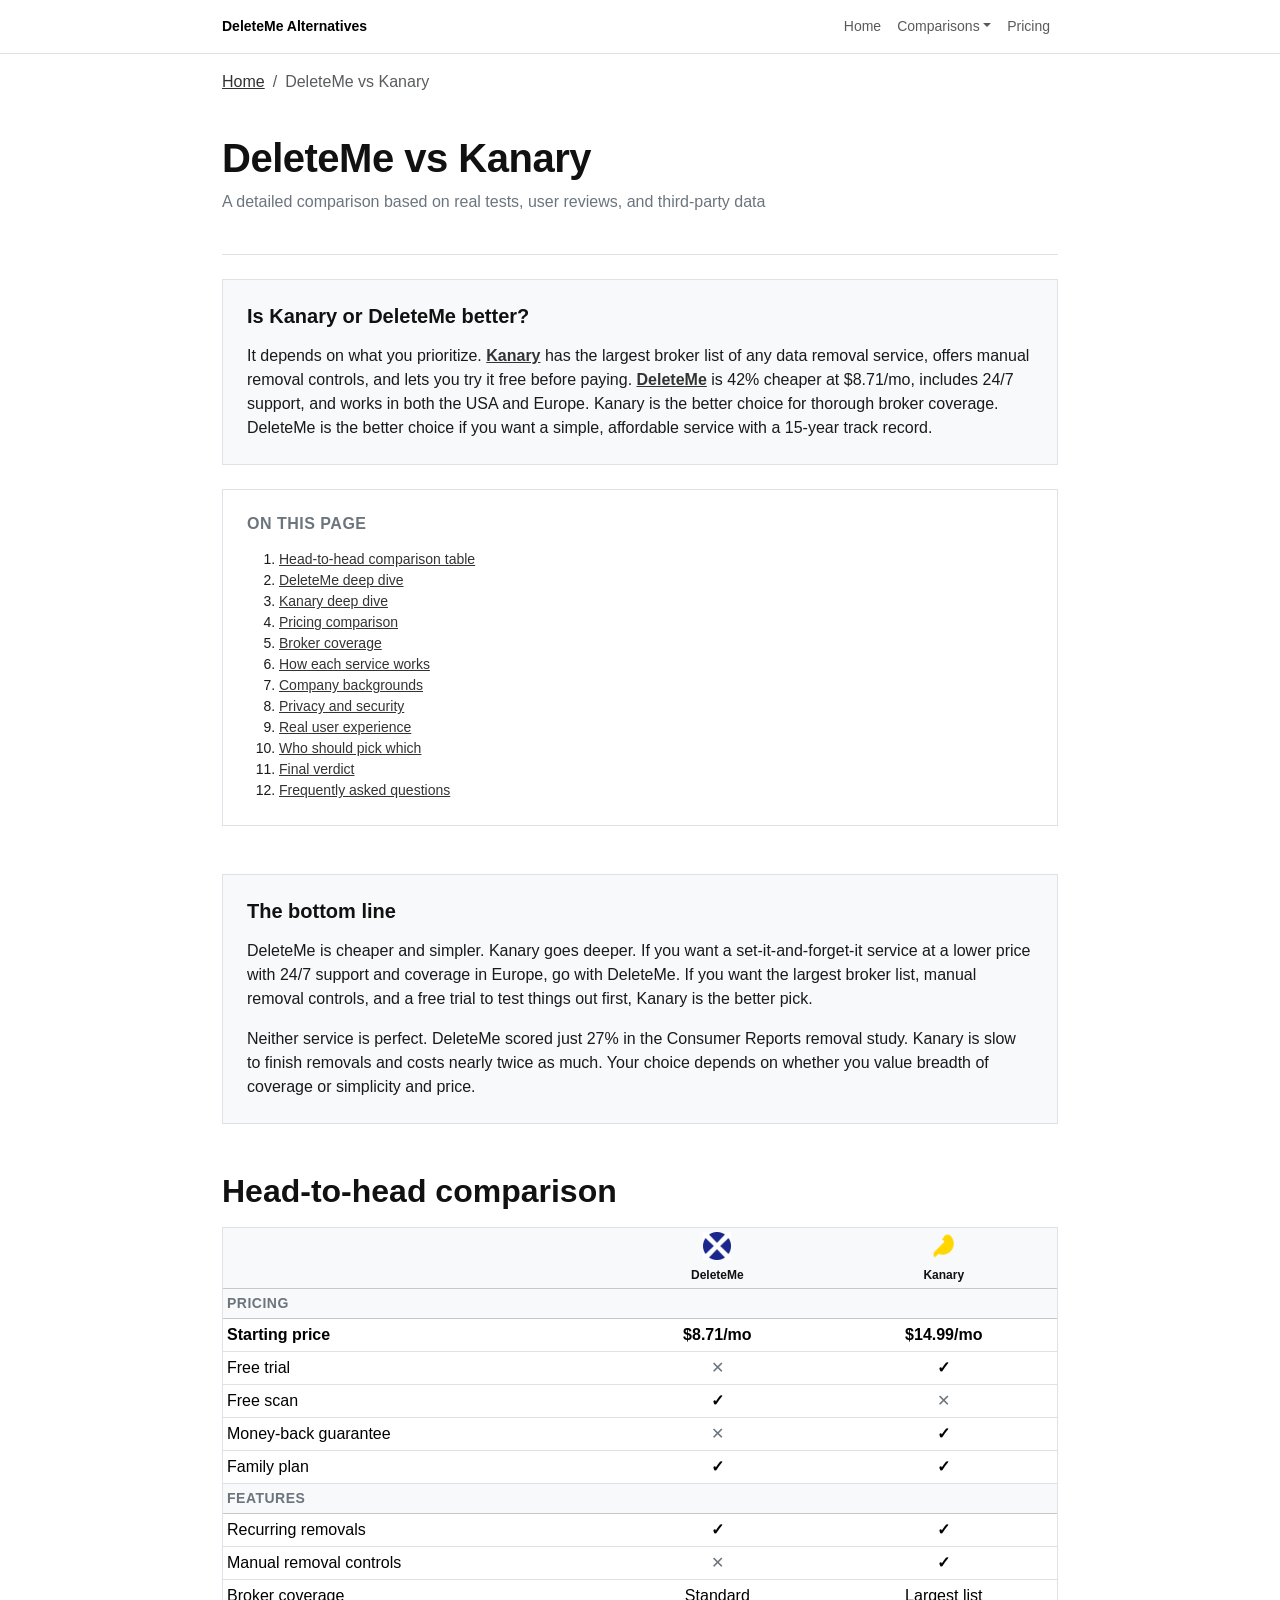
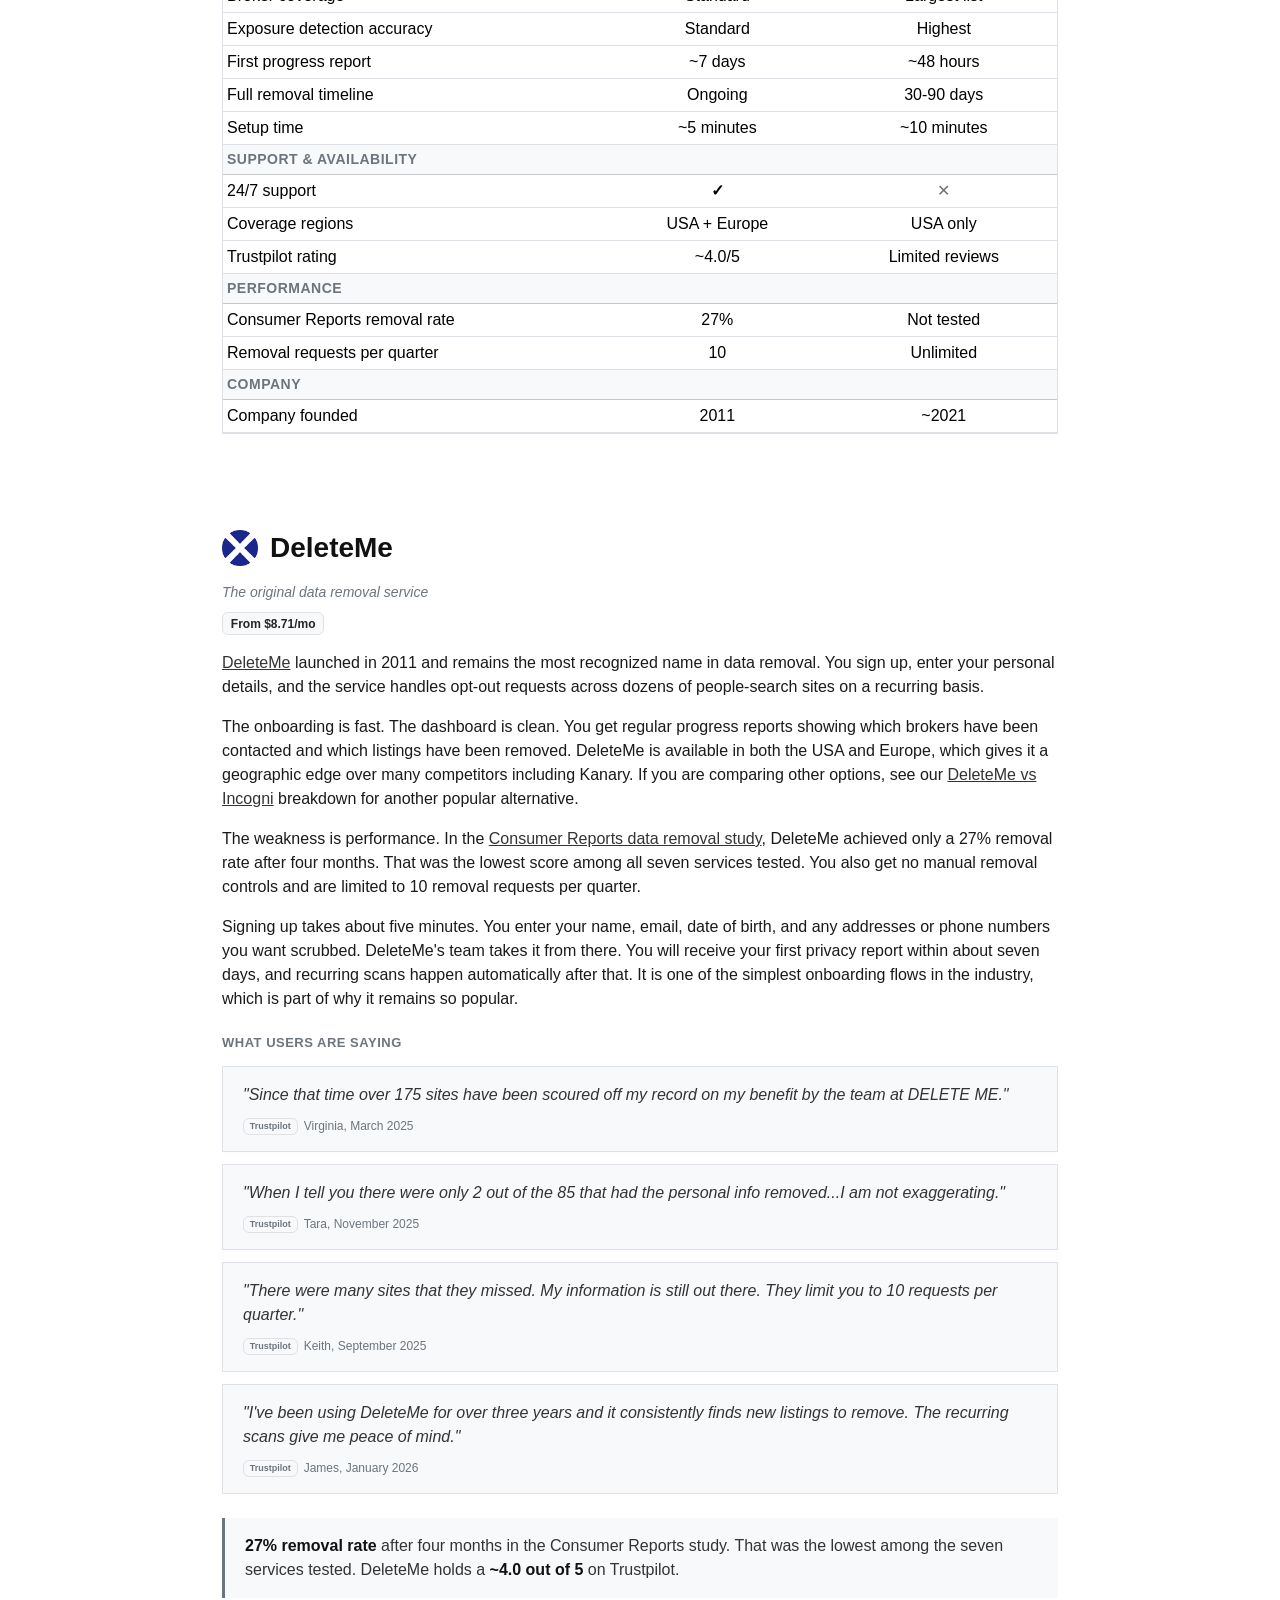
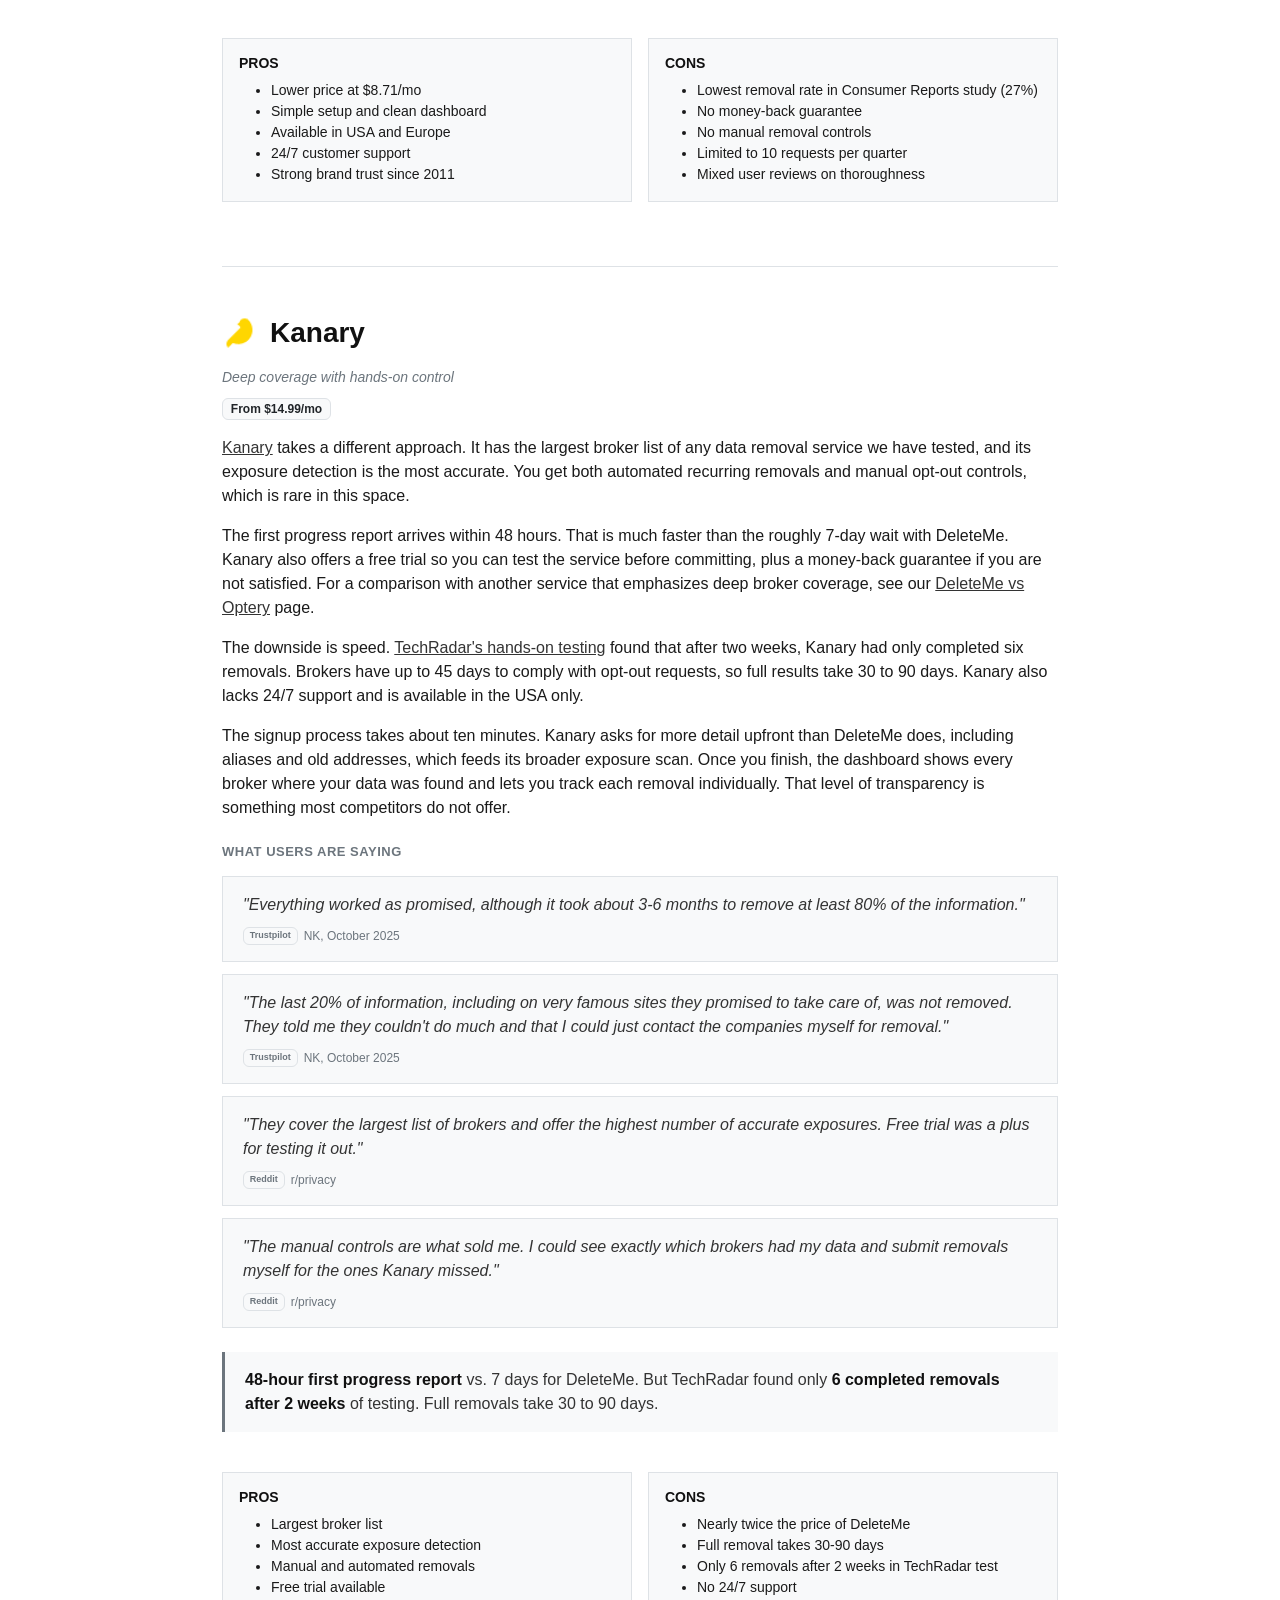
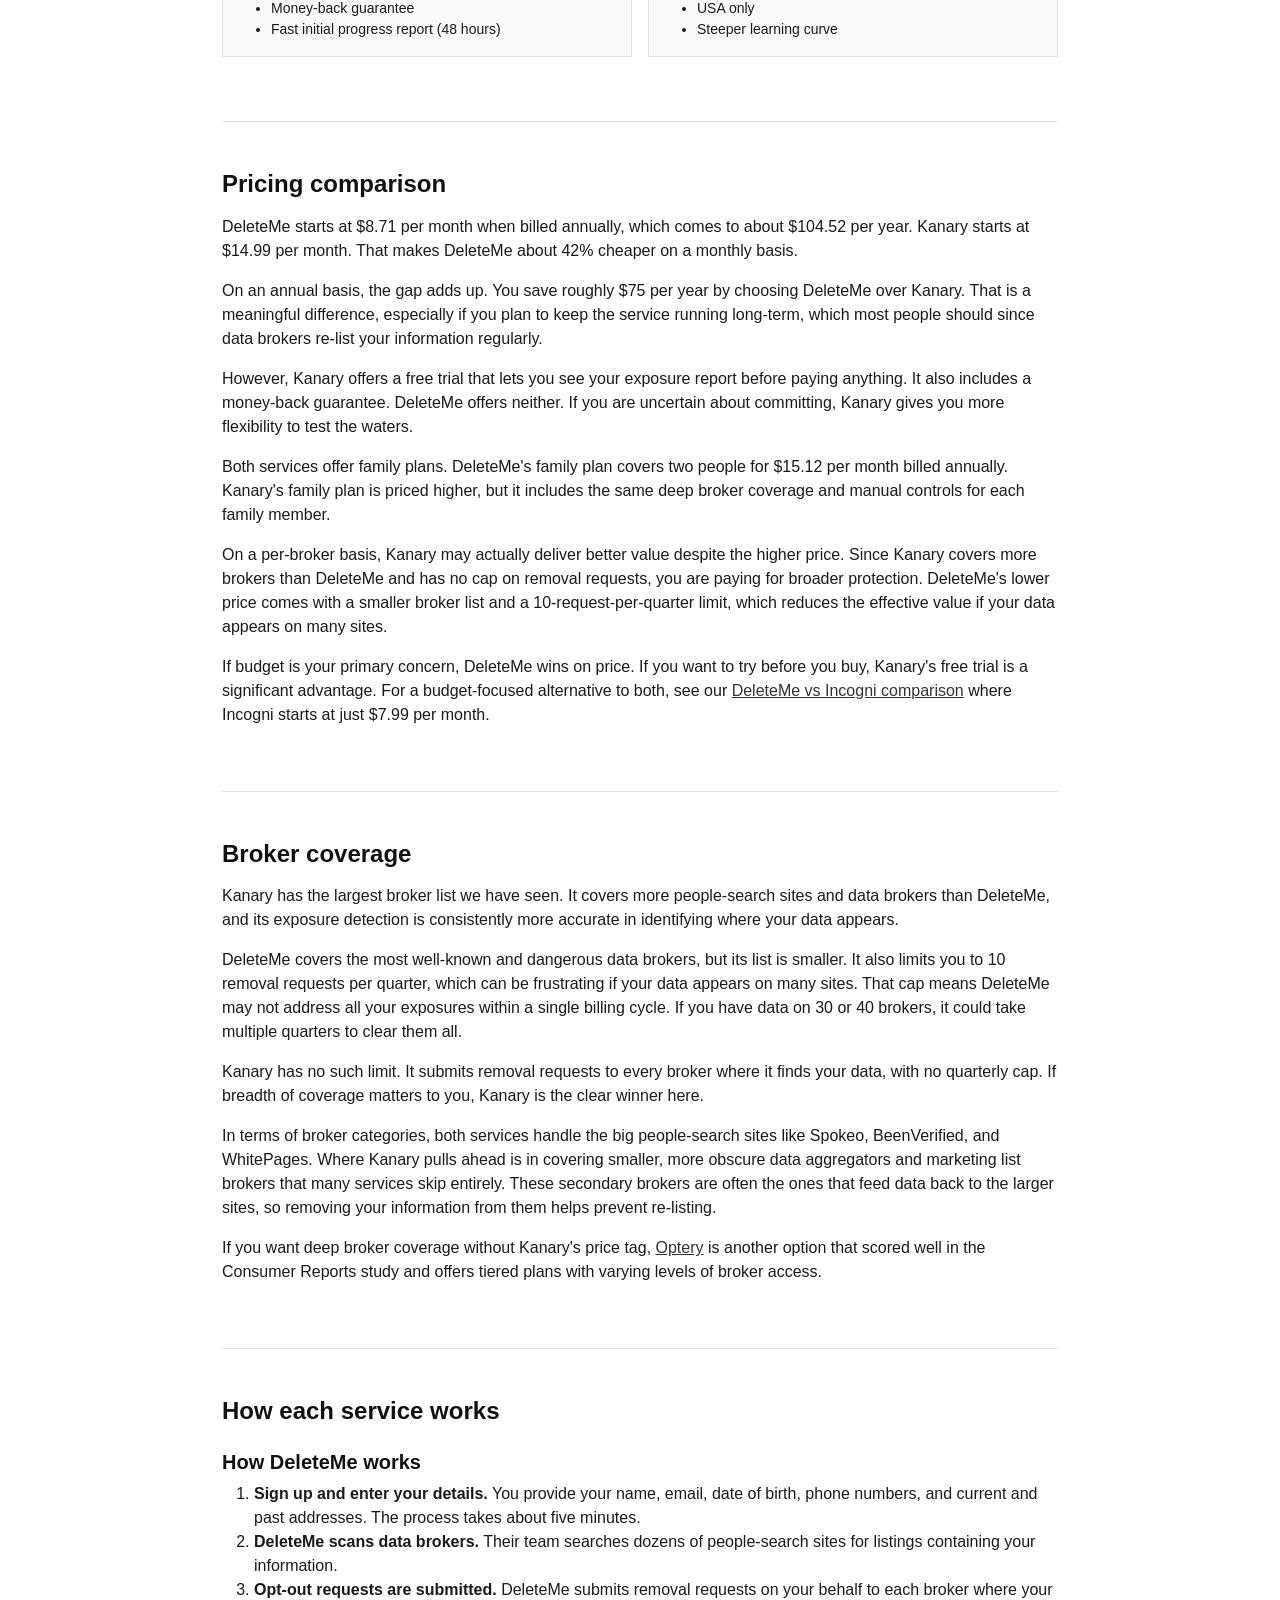
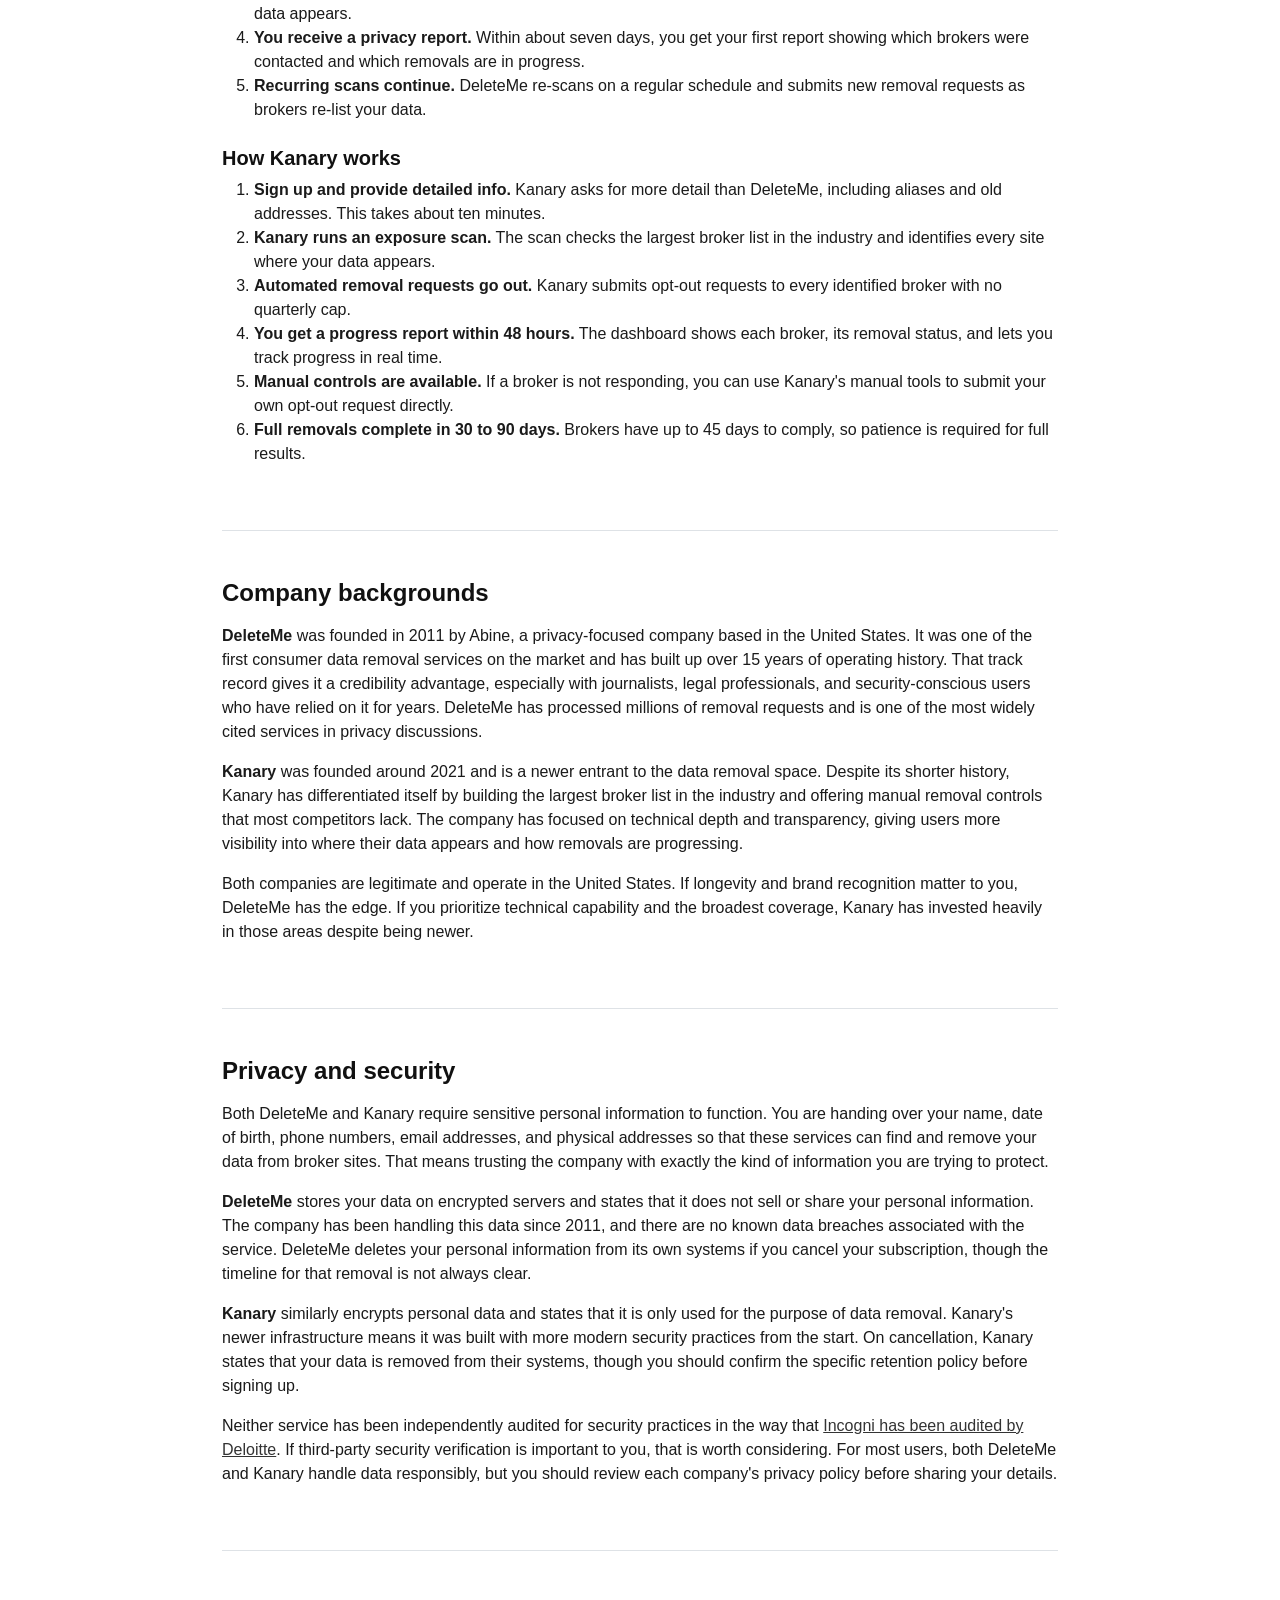
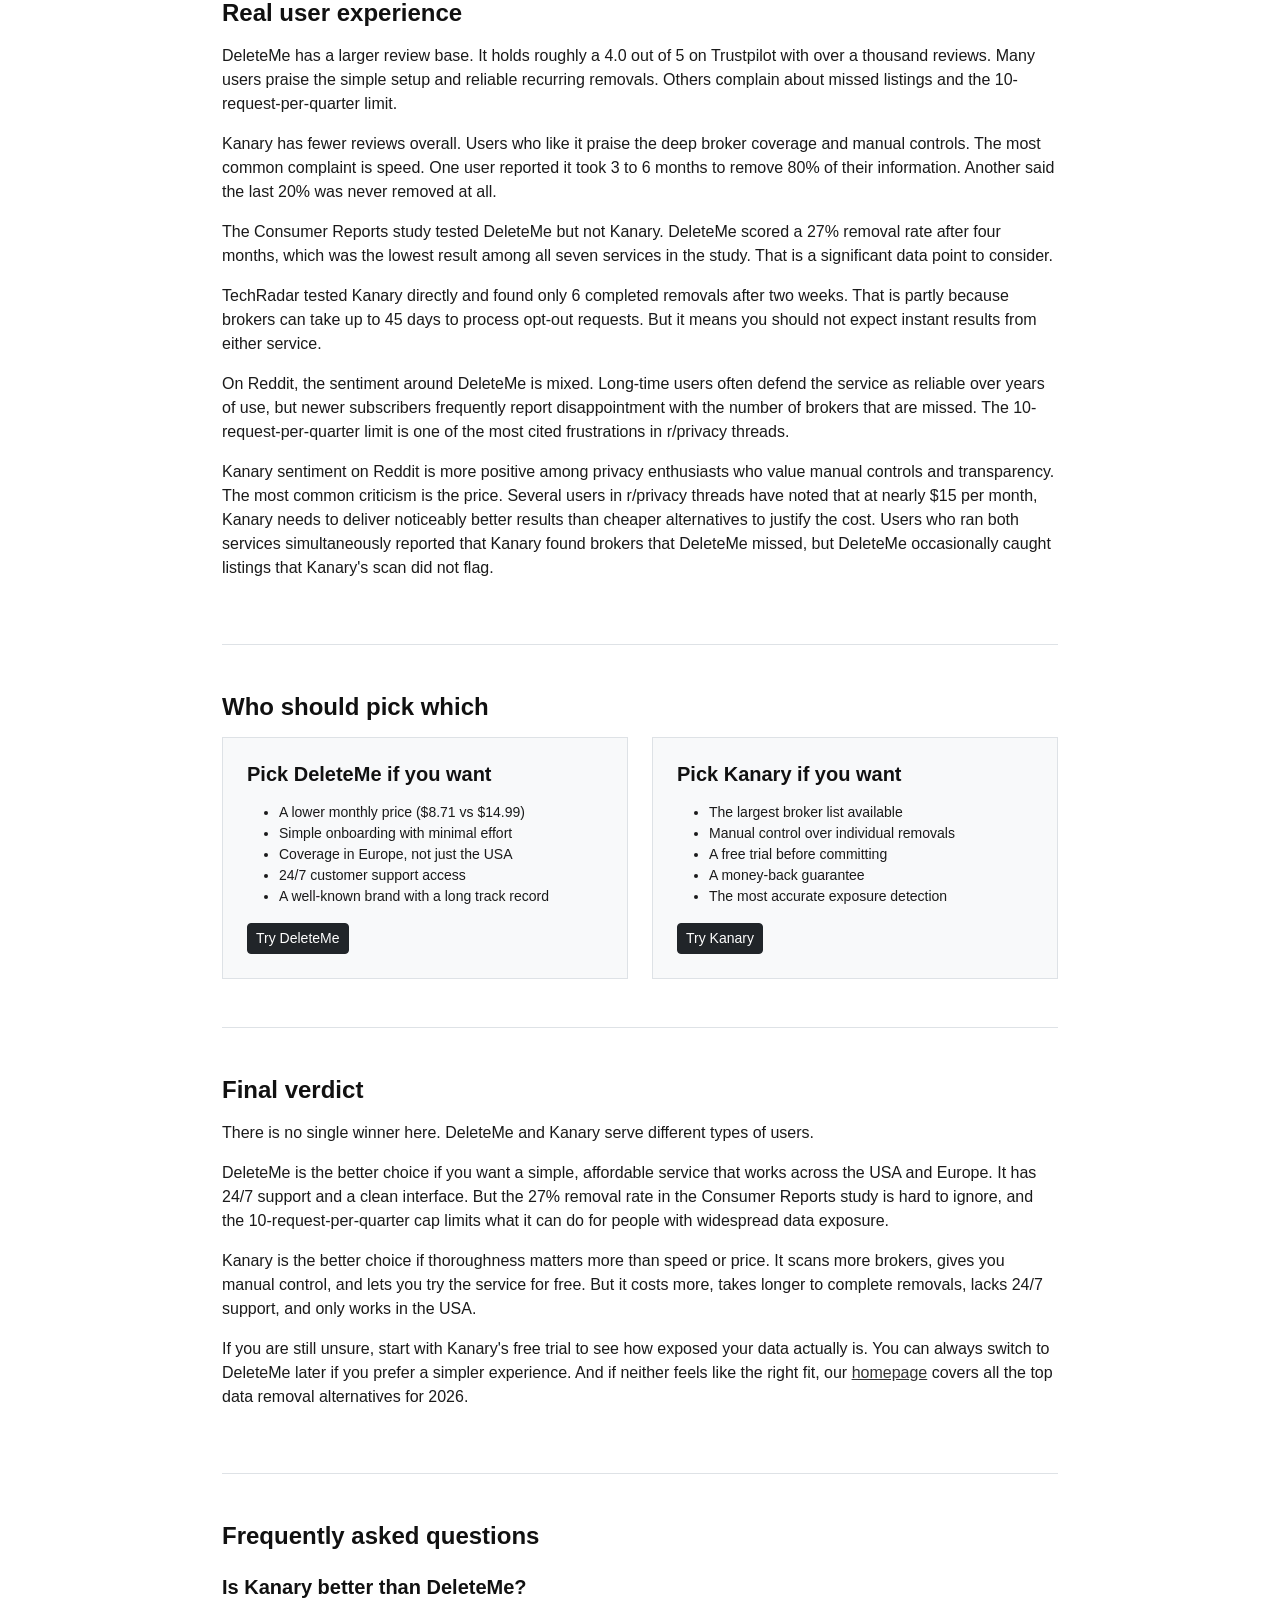
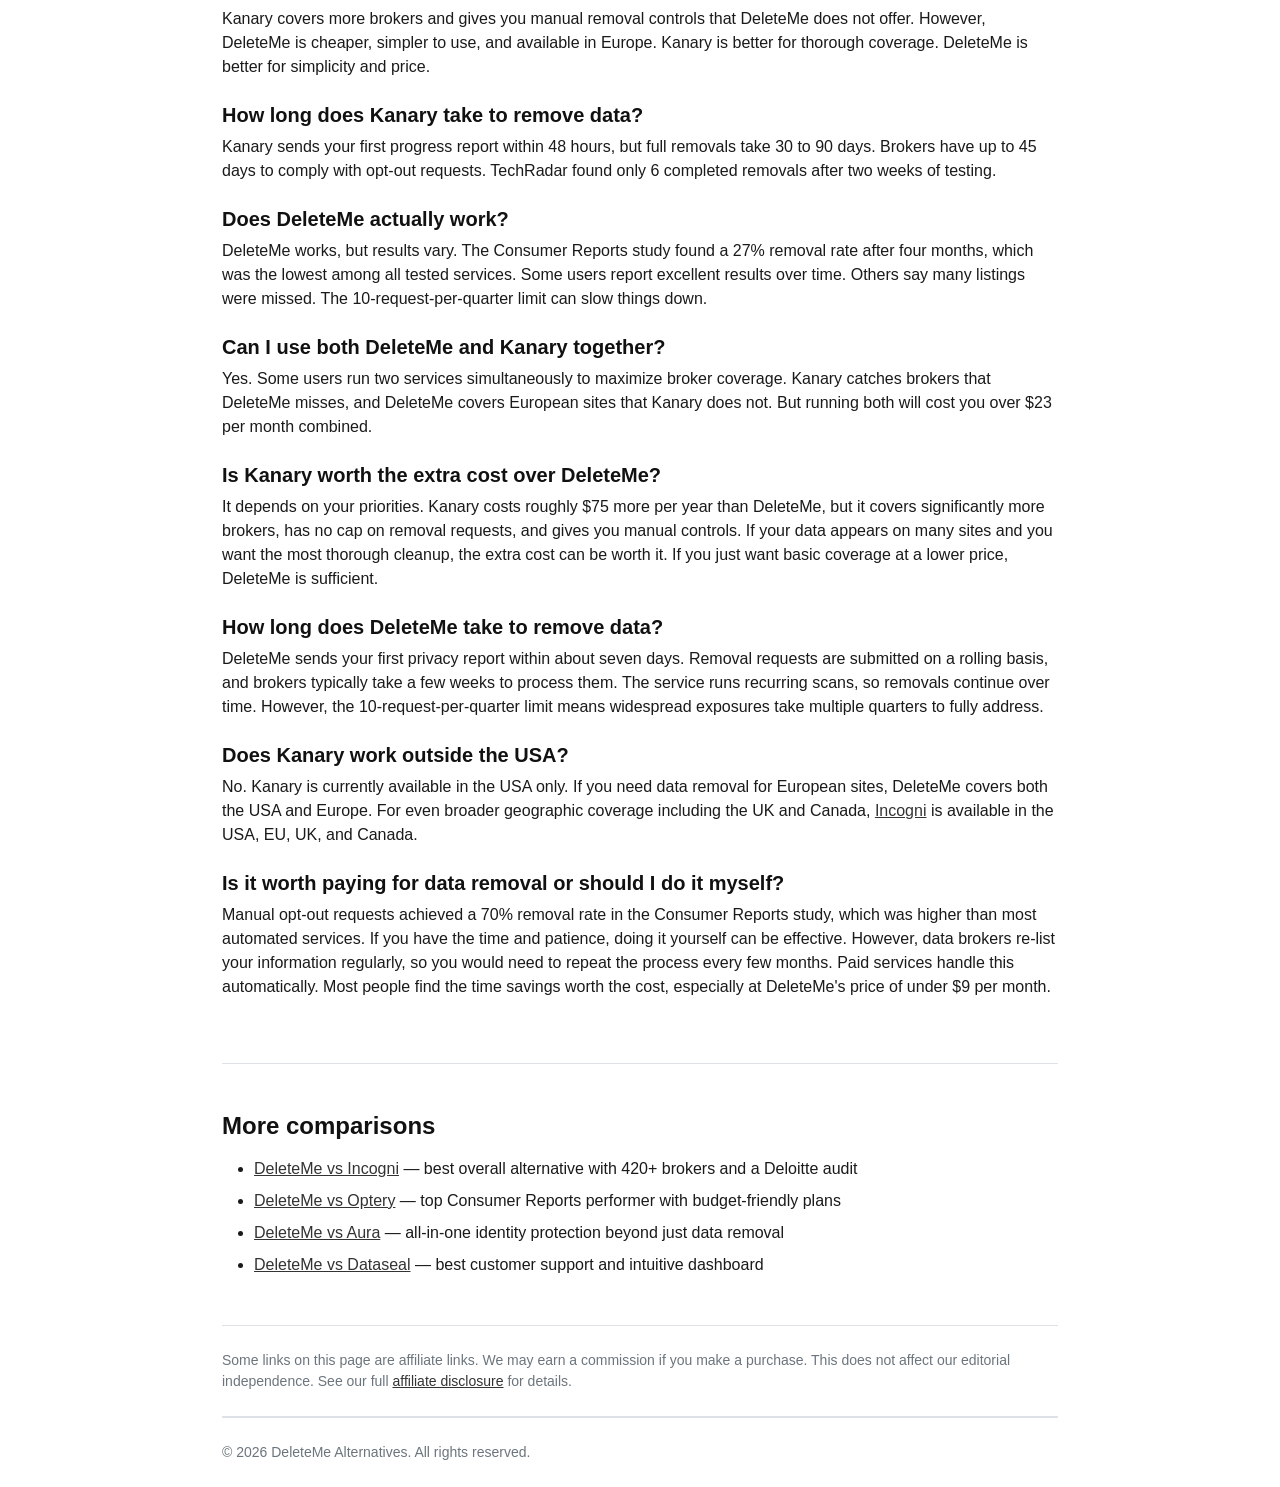
<file: deleteme-vs-kanary.html>
<!DOCTYPE html>
<html lang="en">
<head>
    <meta charset="utf-8"/>
    <meta name="viewport" content="width=device-width, initial-scale=1"/>

    <!-- Primary SEO -->
    <title>DeleteMe vs Kanary (2026): Pricing, Coverage, Speed Compared</title>
    <meta name="description" content="Kanary has the largest broker list and a free trial. DeleteMe is cheaper at $8.71/mo with 24/7 support. We compared pricing, removal speed, broker coverage, and real user reviews side by side." />
    <meta name="keywords" content="DeleteMe vs Kanary, DeleteMe or Kanary, Kanary vs DeleteMe, data removal service comparison, best data removal service 2026, kanary review, deleteme review 2026, kanary vs deleteme reddit, is kanary worth it" />
    <meta name="author" content="DeleteMe Alternatives" />
    <meta name="robots" content="index, follow, max-snippet:-1, max-image-preview:large, max-video-preview:-1" />
    <link rel="canonical" href="https://deletemealternatives.com/deleteme-vs-kanary" />

    <!-- Geo targeting -->
    <meta name="geo.region" content="US" />
    <meta name="geo.placename" content="United States" />
    <meta name="content-language" content="en-US" />

    <!-- Open Graph -->
    <meta property="og:type" content="article" />
    <meta property="og:title" content="DeleteMe vs Kanary (2026): Pricing, Coverage, Speed Compared" />
    <meta property="og:description" content="Kanary has the largest broker list and a free trial. DeleteMe is cheaper at $8.71/mo with 24/7 support. We compared pricing, removal speed, broker coverage, and real user reviews side by side." />
    <meta property="og:url" content="https://deletemealternatives.com/deleteme-vs-kanary" />
    <meta property="og:site_name" content="DeleteMe Alternatives" />
    <meta property="og:locale" content="en_US" />
    <meta property="og:image" content="https://deletemealternatives.com/images/og-image.png" />
    <meta property="og:image:width" content="1200" />
    <meta property="og:image:height" content="630" />
    <meta property="og:image:alt" content="DeleteMe vs Kanary comparison for data removal in 2026" />
    <meta property="article:published_time" content="2025-06-01T00:00:00+00:00" />
    <meta property="article:modified_time" content="2026-03-20T00:00:00+00:00" />

    <!-- Twitter Card -->
    <meta name="twitter:card" content="summary_large_image" />
    <meta name="twitter:title" content="DeleteMe vs Kanary (2026): Pricing, Coverage, Speed Compared" />
    <meta name="twitter:description" content="Kanary has the largest broker list and a free trial. DeleteMe is cheaper at $8.71/mo with 24/7 support. We compared pricing, removal speed, broker coverage, and real user reviews side by side." />
    <meta name="twitter:image" content="https://deletemealternatives.com/images/og-image.png" />
    <meta name="twitter:image:alt" content="DeleteMe vs Kanary comparison for data removal in 2026" />

    <!-- Favicon -->
    <link rel="icon" type="image/png" sizes="96x96" href="/favicon-96x96.png">
    <link rel="icon" type="image/svg+xml" href="/favicon.svg">
    <link rel="shortcut icon" href="/favicon.ico">

    <!-- Bootstrap 5 CSS -->
    <link href="https://cdn.jsdelivr.net/npm/bootstrap@5.3.3/dist/css/bootstrap.min.css" rel="stylesheet" crossorigin="anonymous">
    <link rel="stylesheet" href="css/style.css">
</head>
<body>
  <nav class="navbar navbar-expand-sm border-bottom" style="font-size: 14px;">
    <div class="container" style="max-width: 860px;">
      <a class="navbar-brand fw-bold" href="/" style="font-size: 14px;">DeleteMe Alternatives</a>
      <button class="navbar-toggler" type="button" data-bs-toggle="collapse" data-bs-target="#siteNav" aria-controls="siteNav" aria-expanded="false" aria-label="Toggle navigation">
        <span class="navbar-toggler-icon"></span>
      </button>
      <div class="collapse navbar-collapse" id="siteNav">
        <ul class="navbar-nav ms-auto">
          <li class="nav-item"><a class="nav-link" href="/">Home</a></li>
          <li class="nav-item dropdown">
            <a class="nav-link dropdown-toggle" href="#" role="button" data-bs-toggle="dropdown" aria-expanded="false">Comparisons</a>
            <ul class="dropdown-menu dropdown-menu-end">
              <li><a class="dropdown-item" href="/deleteme-vs-incogni">DeleteMe vs Incogni</a></li>
              <li><a class="dropdown-item" href="/deleteme-vs-optery">DeleteMe vs Optery</a></li>
              <li><a class="dropdown-item" href="/deleteme-vs-kanary">DeleteMe vs Kanary</a></li>
              <li><a class="dropdown-item" href="/deleteme-vs-aura">DeleteMe vs Aura</a></li>
              <li><a class="dropdown-item" href="/deleteme-vs-dataseal">DeleteMe vs Dataseal</a></li>
            </ul>
          </li>
          <li class="nav-item"><a class="nav-link" href="/deleteme-cost">Pricing</a></li>
        </ul>
      </div>
    </div>
  </nav>

  <div class="container" style="max-width: 860px;">

    <!-- Breadcrumb -->
    <nav aria-label="breadcrumb" class="pt-3">
      <ol class="breadcrumb small">
        <li class="breadcrumb-item"><a href="/">Home</a></li>
        <li class="breadcrumb-item active" aria-current="page">DeleteMe vs Kanary</li>
      </ol>
    </nav>

    <!-- Header -->
    <header class="site-header" style="padding-top: 24px;">
      <h1 class="fw-bold">DeleteMe vs Kanary</h1>
      <p class="text-secondary mt-1 mb-0">A detailed comparison based on real tests, user reviews, and third-party data</p>
    </header>

    <!-- Direct Answer Box -->
    <div class="bg-light border p-4 mt-4 mb-4">
      <h2 class="fs-5 fw-bold mb-3">Is Kanary or DeleteMe better?</h2>
      <p class="mb-0">It depends on what you prioritize. <a href="https://www.kanary.com/?utm_source=deletemealternatives&utm_medium=vs-page&utm_campaign=deleteme-vs-kanary" target="_blank" rel="nofollow sponsored noopener"><strong>Kanary</strong></a> has the largest broker list of any data removal service, offers manual removal controls, and lets you try it free before paying. <a href="https://joindeleteme.com/?utm_source=deletemealternatives&utm_medium=vs-page&utm_campaign=deleteme-vs-kanary" target="_blank" rel="nofollow sponsored noopener"><strong>DeleteMe</strong></a> is 42% cheaper at $8.71/mo, includes 24/7 support, and works in both the USA and Europe. Kanary is the better choice for thorough broker coverage. DeleteMe is the better choice if you want a simple, affordable service with a 15-year track record.</p>
    </div>

    <!-- Table of Contents -->
    <nav class="border p-4 mb-4" aria-label="Table of contents">
      <h2 class="fw-bold fs-6 mb-3 text-uppercase text-secondary" style="letter-spacing: 0.5px;">On this page</h2>
      <ol class="mb-0 small">
        <li><a href="#comparison-table">Head-to-head comparison table</a></li>
        <li><a href="#deleteme">DeleteMe deep dive</a></li>
        <li><a href="#kanary">Kanary deep dive</a></li>
        <li><a href="#pricing">Pricing comparison</a></li>
        <li><a href="#broker-coverage">Broker coverage</a></li>
        <li><a href="#how-each-works">How each service works</a></li>
        <li><a href="#company-background">Company backgrounds</a></li>
        <li><a href="#privacy-security">Privacy and security</a></li>
        <li><a href="#real-user-experience">Real user experience</a></li>
        <li><a href="#who-should-pick-which">Who should pick which</a></li>
        <li><a href="#final-verdict">Final verdict</a></li>
        <li><a href="#faq">Frequently asked questions</a></li>
      </ol>
    </nav>

    <!-- Bottom Line Verdict -->
    <section class="py-4">
      <div class="verdict bg-light border p-4">
        <h2 class="fw-bold fs-5 mb-3">The bottom line</h2>
        <p>DeleteMe is cheaper and simpler. Kanary goes deeper. If you want a set-it-and-forget-it service at a lower price with 24/7 support and coverage in Europe, go with DeleteMe. If you want the largest broker list, manual removal controls, and a free trial to test things out first, Kanary is the better pick.</p>
        <p class="mb-0">Neither service is perfect. DeleteMe scored just 27% in the Consumer Reports removal study. Kanary is slow to finish removals and costs nearly twice as much. Your choice depends on whether you value breadth of coverage or simplicity and price.</p>
      </div>
    </section>

    <!-- Head-to-Head Comparison Table -->
    <h2 class="fw-bold mt-4 mb-3" id="comparison-table">Head-to-head comparison</h2>
    <div class="table-responsive border mb-5">
      <table class="table table-hover table-sm mb-0 text-center align-middle">
        <thead class="table-light">
          <tr>
            <th class="text-start" style="min-width: 180px;"></th>
            <th style="min-width: 140px;">
              <div class="company-cell">
                <img src="images/logo-deleteme.png" alt="DeleteMe logo" class="company-logo">
                <span class="company-name">DeleteMe</span>
              </div>
            </th>
            <th style="min-width: 140px;">
              <div class="company-cell">
                <img src="images/logo-kanary.png" alt="Kanary logo" class="company-logo">
                <span class="company-name">Kanary</span>
              </div>
            </th>
          </tr>
        </thead>
        <tbody>
          <tr class="table-light"><td colspan="3" class="text-start fw-bold text-uppercase text-secondary small" style="letter-spacing: 0.5px;">Pricing</td></tr>
          <tr class="fw-semibold"><td class="text-start">Starting price</td><td>$8.71/mo</td><td>$14.99/mo</td></tr>
          <tr><td class="text-start fw-medium">Free trial</td><td class="text-secondary">&#10005;</td><td class="fw-bold">&#10003;</td></tr>
          <tr><td class="text-start fw-medium">Free scan</td><td class="fw-bold">&#10003;</td><td class="text-secondary">&#10005;</td></tr>
          <tr><td class="text-start fw-medium">Money-back guarantee</td><td class="text-secondary">&#10005;</td><td class="fw-bold">&#10003;</td></tr>
          <tr><td class="text-start fw-medium">Family plan</td><td class="fw-bold">&#10003;</td><td class="fw-bold">&#10003;</td></tr>
          <tr class="table-light"><td colspan="3" class="text-start fw-bold text-uppercase text-secondary small" style="letter-spacing: 0.5px;">Features</td></tr>
          <tr><td class="text-start fw-medium">Recurring removals</td><td class="fw-bold">&#10003;</td><td class="fw-bold">&#10003;</td></tr>
          <tr><td class="text-start fw-medium">Manual removal controls</td><td class="text-secondary">&#10005;</td><td class="fw-bold">&#10003;</td></tr>
          <tr><td class="text-start fw-medium">Broker coverage</td><td>Standard</td><td>Largest list</td></tr>
          <tr><td class="text-start fw-medium">Exposure detection accuracy</td><td>Standard</td><td>Highest</td></tr>
          <tr><td class="text-start fw-medium">First progress report</td><td>~7 days</td><td>~48 hours</td></tr>
          <tr><td class="text-start fw-medium">Full removal timeline</td><td>Ongoing</td><td>30-90 days</td></tr>
          <tr><td class="text-start fw-medium">Setup time</td><td>~5 minutes</td><td>~10 minutes</td></tr>
          <tr class="table-light"><td colspan="3" class="text-start fw-bold text-uppercase text-secondary small" style="letter-spacing: 0.5px;">Support &amp; Availability</td></tr>
          <tr><td class="text-start fw-medium">24/7 support</td><td class="fw-bold">&#10003;</td><td class="text-secondary">&#10005;</td></tr>
          <tr><td class="text-start fw-medium">Coverage regions</td><td>USA + Europe</td><td>USA only</td></tr>
          <tr><td class="text-start fw-medium">Trustpilot rating</td><td>~4.0/5</td><td>Limited reviews</td></tr>
          <tr class="table-light"><td colspan="3" class="text-start fw-bold text-uppercase text-secondary small" style="letter-spacing: 0.5px;">Performance</td></tr>
          <tr><td class="text-start fw-medium">Consumer Reports removal rate</td><td>27%</td><td>Not tested</td></tr>
          <tr><td class="text-start fw-medium">Removal requests per quarter</td><td>10</td><td>Unlimited</td></tr>
          <tr class="table-light"><td colspan="3" class="text-start fw-bold text-uppercase text-secondary small" style="letter-spacing: 0.5px;">Company</td></tr>
          <tr><td class="text-start fw-medium">Company founded</td><td>2011</td><td>~2021</td></tr>
        </tbody>
      </table>
    </div>

    <!-- DeleteMe Deep Dive -->
    <section class="py-5 border-bottom" id="deleteme">
      <div class="product-header mb-3">
        <img src="images/logo-deleteme.png" alt="DeleteMe logo">
        <h2 class="fw-bold fs-3">DeleteMe</h2>
      </div>
      <p class="text-secondary fst-italic small mb-2">The original data removal service</p>
      <span class="badge bg-light text-dark border fw-semibold mb-3">From $8.71/mo</span>

      <p><a href="https://joindeleteme.com/?utm_source=deletemealternatives&utm_medium=vs-page&utm_campaign=deleteme-vs-kanary" target="_blank" rel="nofollow sponsored noopener">DeleteMe</a> launched in 2011 and remains the most recognized name in data removal. You sign up, enter your personal details, and the service handles opt-out requests across dozens of people-search sites on a recurring basis.</p>
      <p>The onboarding is fast. The dashboard is clean. You get regular progress reports showing which brokers have been contacted and which listings have been removed. DeleteMe is available in both the USA and Europe, which gives it a geographic edge over many competitors including Kanary. If you are comparing other options, see our <a href="/deleteme-vs-incogni">DeleteMe vs Incogni</a> breakdown for another popular alternative.</p>
      <p>The weakness is performance. In the <a href="https://www.consumerreports.org/electronics/personal-information/services-that-delete-data-from-people-search-sites-review-a2705843415/" target="_blank" rel="noopener">Consumer Reports data removal study</a>, DeleteMe achieved only a 27% removal rate after four months. That was the lowest score among all seven services tested. You also get no manual removal controls and are limited to 10 removal requests per quarter.</p>
      <p>Signing up takes about five minutes. You enter your name, email, date of birth, and any addresses or phone numbers you want scrubbed. DeleteMe's team takes it from there. You will receive your first privacy report within about seven days, and recurring scans happen automatically after that. It is one of the simplest onboarding flows in the industry, which is part of why it remains so popular.</p>

      <h6 class="text-uppercase text-secondary fw-semibold mt-4 mb-3" style="letter-spacing: 0.5px; font-size: 13px;">What users are saying</h6>
      <div class="review-card"><p>"Since that time over 175 sites have been scoured off my record on my benefit by the team at DELETE ME."</p><div class="review-source"><span class="badge bg-light text-secondary border">Trustpilot</span> Virginia, March 2025</div></div>
      <div class="review-card"><p>"When I tell you there were only 2 out of the 85 that had the personal info removed...I am not exaggerating."</p><div class="review-source"><span class="badge bg-light text-secondary border">Trustpilot</span> Tara, November 2025</div></div>
      <div class="review-card"><p>"There were many sites that they missed. My information is still out there. They limit you to 10 requests per quarter."</p><div class="review-source"><span class="badge bg-light text-secondary border">Trustpilot</span> Keith, September 2025</div></div>
      <div class="review-card"><p>"I've been using DeleteMe for over three years and it consistently finds new listings to remove. The recurring scans give me peace of mind."</p><div class="review-source"><span class="badge bg-light text-secondary border">Trustpilot</span> James, January 2026</div></div>

      <div class="data-callout my-4"><p><span class="stat">27% removal rate</span> after four months in the Consumer Reports study. That was the lowest among the seven services tested. DeleteMe holds a <span class="stat">~4.0 out of 5</span> on Trustpilot.</p></div>

      <div class="row g-3 my-3">
        <div class="col-md-6">
          <div class="bg-light border p-3">
            <h6 class="text-uppercase fw-semibold small mb-2">Pros</h6>
            <ul class="small mb-0"><li>Lower price at $8.71/mo</li><li>Simple setup and clean dashboard</li><li>Available in USA and Europe</li><li>24/7 customer support</li><li>Strong brand trust since 2011</li></ul>
          </div>
        </div>
        <div class="col-md-6">
          <div class="bg-light border p-3">
            <h6 class="text-uppercase fw-semibold small mb-2">Cons</h6>
            <ul class="small mb-0"><li>Lowest removal rate in Consumer Reports study (27%)</li><li>No money-back guarantee</li><li>No manual removal controls</li><li>Limited to 10 requests per quarter</li><li>Mixed user reviews on thoroughness</li></ul>
          </div>
        </div>
      </div>
    </section>

    <!-- Kanary Deep Dive -->
    <section class="py-5 border-bottom" id="kanary">
      <div class="product-header mb-3">
        <img src="images/logo-kanary.png" alt="Kanary logo">
        <h2 class="fw-bold fs-3">Kanary</h2>
      </div>
      <p class="text-secondary fst-italic small mb-2">Deep coverage with hands-on control</p>
      <span class="badge bg-light text-dark border fw-semibold mb-3">From $14.99/mo</span>

      <p><a href="https://www.kanary.com/?utm_source=deletemealternatives&utm_medium=vs-page&utm_campaign=deleteme-vs-kanary" target="_blank" rel="nofollow sponsored noopener">Kanary</a> takes a different approach. It has the largest broker list of any data removal service we have tested, and its exposure detection is the most accurate. You get both automated recurring removals and manual opt-out controls, which is rare in this space.</p>
      <p>The first progress report arrives within 48 hours. That is much faster than the roughly 7-day wait with DeleteMe. Kanary also offers a free trial so you can test the service before committing, plus a money-back guarantee if you are not satisfied. For a comparison with another service that emphasizes deep broker coverage, see our <a href="/deleteme-vs-optery">DeleteMe vs Optery</a> page.</p>
      <p>The downside is speed. <a href="https://www.techradar.com/pro/security/kanary-data-removal-service-review" target="_blank" rel="noopener">TechRadar's hands-on testing</a> found that after two weeks, Kanary had only completed six removals. Brokers have up to 45 days to comply with opt-out requests, so full results take 30 to 90 days. Kanary also lacks 24/7 support and is available in the USA only.</p>
      <p>The signup process takes about ten minutes. Kanary asks for more detail upfront than DeleteMe does, including aliases and old addresses, which feeds its broader exposure scan. Once you finish, the dashboard shows every broker where your data was found and lets you track each removal individually. That level of transparency is something most competitors do not offer.</p>

      <h6 class="text-uppercase text-secondary fw-semibold mt-4 mb-3" style="letter-spacing: 0.5px; font-size: 13px;">What users are saying</h6>
      <div class="review-card"><p>"Everything worked as promised, although it took about 3-6 months to remove at least 80% of the information."</p><div class="review-source"><span class="badge bg-light text-secondary border">Trustpilot</span> NK, October 2025</div></div>
      <div class="review-card"><p>"The last 20% of information, including on very famous sites they promised to take care of, was not removed. They told me they couldn't do much and that I could just contact the companies myself for removal."</p><div class="review-source"><span class="badge bg-light text-secondary border">Trustpilot</span> NK, October 2025</div></div>
      <div class="review-card"><p>"They cover the largest list of brokers and offer the highest number of accurate exposures. Free trial was a plus for testing it out."</p><div class="review-source"><span class="badge bg-light text-secondary border">Reddit</span> r/privacy</div></div>
      <div class="review-card"><p>"The manual controls are what sold me. I could see exactly which brokers had my data and submit removals myself for the ones Kanary missed."</p><div class="review-source"><span class="badge bg-light text-secondary border">Reddit</span> r/privacy</div></div>

      <div class="data-callout my-4"><p><span class="stat">48-hour first progress report</span> vs. 7 days for DeleteMe. But TechRadar found only <span class="stat">6 completed removals after 2 weeks</span> of testing. Full removals take 30 to 90 days.</p></div>

      <div class="row g-3 my-3">
        <div class="col-md-6">
          <div class="bg-light border p-3">
            <h6 class="text-uppercase fw-semibold small mb-2">Pros</h6>
            <ul class="small mb-0"><li>Largest broker list</li><li>Most accurate exposure detection</li><li>Manual and automated removals</li><li>Free trial available</li><li>Money-back guarantee</li><li>Fast initial progress report (48 hours)</li></ul>
          </div>
        </div>
        <div class="col-md-6">
          <div class="bg-light border p-3">
            <h6 class="text-uppercase fw-semibold small mb-2">Cons</h6>
            <ul class="small mb-0"><li>Nearly twice the price of DeleteMe</li><li>Full removal takes 30-90 days</li><li>Only 6 removals after 2 weeks in TechRadar test</li><li>No 24/7 support</li><li>USA only</li><li>Steeper learning curve</li></ul>
          </div>
        </div>
      </div>
    </section>

    <!-- Pricing Comparison -->
    <section class="py-5 border-bottom" id="pricing">
      <h2 class="fw-bold fs-4 mb-3">Pricing comparison</h2>
      <p>DeleteMe starts at $8.71 per month when billed annually, which comes to about $104.52 per year. Kanary starts at $14.99 per month. That makes DeleteMe about 42% cheaper on a monthly basis.</p>
      <p>On an annual basis, the gap adds up. You save roughly $75 per year by choosing DeleteMe over Kanary. That is a meaningful difference, especially if you plan to keep the service running long-term, which most people should since data brokers re-list your information regularly.</p>
      <p>However, Kanary offers a free trial that lets you see your exposure report before paying anything. It also includes a money-back guarantee. DeleteMe offers neither. If you are uncertain about committing, Kanary gives you more flexibility to test the waters.</p>
      <p>Both services offer family plans. DeleteMe's family plan covers two people for $15.12 per month billed annually. Kanary's family plan is priced higher, but it includes the same deep broker coverage and manual controls for each family member.</p>
      <p>On a per-broker basis, Kanary may actually deliver better value despite the higher price. Since Kanary covers more brokers than DeleteMe and has no cap on removal requests, you are paying for broader protection. DeleteMe's lower price comes with a smaller broker list and a 10-request-per-quarter limit, which reduces the effective value if your data appears on many sites.</p>
      <p>If budget is your primary concern, DeleteMe wins on price. If you want to try before you buy, Kanary's free trial is a significant advantage. For a budget-focused alternative to both, see our <a href="/deleteme-vs-incogni">DeleteMe vs Incogni comparison</a> where Incogni starts at just $7.99 per month.</p>
    </section>

    <!-- Broker Coverage -->
    <section class="py-5 border-bottom" id="broker-coverage">
      <h2 class="fw-bold fs-4 mb-3">Broker coverage</h2>
      <p>Kanary has the largest broker list we have seen. It covers more people-search sites and data brokers than DeleteMe, and its exposure detection is consistently more accurate in identifying where your data appears.</p>
      <p>DeleteMe covers the most well-known and dangerous data brokers, but its list is smaller. It also limits you to 10 removal requests per quarter, which can be frustrating if your data appears on many sites. That cap means DeleteMe may not address all your exposures within a single billing cycle. If you have data on 30 or 40 brokers, it could take multiple quarters to clear them all.</p>
      <p>Kanary has no such limit. It submits removal requests to every broker where it finds your data, with no quarterly cap. If breadth of coverage matters to you, Kanary is the clear winner here.</p>
      <p>In terms of broker categories, both services handle the big people-search sites like Spokeo, BeenVerified, and WhitePages. Where Kanary pulls ahead is in covering smaller, more obscure data aggregators and marketing list brokers that many services skip entirely. These secondary brokers are often the ones that feed data back to the larger sites, so removing your information from them helps prevent re-listing.</p>
      <p>If you want deep broker coverage without Kanary's price tag, <a href="/deleteme-vs-optery">Optery</a> is another option that scored well in the Consumer Reports study and offers tiered plans with varying levels of broker access.</p>
    </section>

    <!-- How Each Service Works -->
    <section class="py-5 border-bottom" id="how-each-works">
      <h2 class="fw-bold fs-4 mb-3">How each service works</h2>

      <h5 class="fw-semibold mt-4 mb-2">How DeleteMe works</h5>
      <ol>
        <li><strong>Sign up and enter your details.</strong> You provide your name, email, date of birth, phone numbers, and current and past addresses. The process takes about five minutes.</li>
        <li><strong>DeleteMe scans data brokers.</strong> Their team searches dozens of people-search sites for listings containing your information.</li>
        <li><strong>Opt-out requests are submitted.</strong> DeleteMe submits removal requests on your behalf to each broker where your data appears.</li>
        <li><strong>You receive a privacy report.</strong> Within about seven days, you get your first report showing which brokers were contacted and which removals are in progress.</li>
        <li><strong>Recurring scans continue.</strong> DeleteMe re-scans on a regular schedule and submits new removal requests as brokers re-list your data.</li>
      </ol>

      <h5 class="fw-semibold mt-4 mb-2">How Kanary works</h5>
      <ol>
        <li><strong>Sign up and provide detailed info.</strong> Kanary asks for more detail than DeleteMe, including aliases and old addresses. This takes about ten minutes.</li>
        <li><strong>Kanary runs an exposure scan.</strong> The scan checks the largest broker list in the industry and identifies every site where your data appears.</li>
        <li><strong>Automated removal requests go out.</strong> Kanary submits opt-out requests to every identified broker with no quarterly cap.</li>
        <li><strong>You get a progress report within 48 hours.</strong> The dashboard shows each broker, its removal status, and lets you track progress in real time.</li>
        <li><strong>Manual controls are available.</strong> If a broker is not responding, you can use Kanary's manual tools to submit your own opt-out request directly.</li>
        <li><strong>Full removals complete in 30 to 90 days.</strong> Brokers have up to 45 days to comply, so patience is required for full results.</li>
      </ol>
    </section>

    <!-- Company Backgrounds -->
    <section class="py-5 border-bottom" id="company-background">
      <h2 class="fw-bold fs-4 mb-3">Company backgrounds</h2>
      <p><strong>DeleteMe</strong> was founded in 2011 by Abine, a privacy-focused company based in the United States. It was one of the first consumer data removal services on the market and has built up over 15 years of operating history. That track record gives it a credibility advantage, especially with journalists, legal professionals, and security-conscious users who have relied on it for years. DeleteMe has processed millions of removal requests and is one of the most widely cited services in privacy discussions.</p>
      <p><strong>Kanary</strong> was founded around 2021 and is a newer entrant to the data removal space. Despite its shorter history, Kanary has differentiated itself by building the largest broker list in the industry and offering manual removal controls that most competitors lack. The company has focused on technical depth and transparency, giving users more visibility into where their data appears and how removals are progressing.</p>
      <p>Both companies are legitimate and operate in the United States. If longevity and brand recognition matter to you, DeleteMe has the edge. If you prioritize technical capability and the broadest coverage, Kanary has invested heavily in those areas despite being newer.</p>
    </section>

    <!-- Privacy and Security -->
    <section class="py-5 border-bottom" id="privacy-security">
      <h2 class="fw-bold fs-4 mb-3">Privacy and security</h2>
      <p>Both DeleteMe and Kanary require sensitive personal information to function. You are handing over your name, date of birth, phone numbers, email addresses, and physical addresses so that these services can find and remove your data from broker sites. That means trusting the company with exactly the kind of information you are trying to protect.</p>
      <p><strong>DeleteMe</strong> stores your data on encrypted servers and states that it does not sell or share your personal information. The company has been handling this data since 2011, and there are no known data breaches associated with the service. DeleteMe deletes your personal information from its own systems if you cancel your subscription, though the timeline for that removal is not always clear.</p>
      <p><strong>Kanary</strong> similarly encrypts personal data and states that it is only used for the purpose of data removal. Kanary's newer infrastructure means it was built with more modern security practices from the start. On cancellation, Kanary states that your data is removed from their systems, though you should confirm the specific retention policy before signing up.</p>
      <p>Neither service has been independently audited for security practices in the way that <a href="/deleteme-vs-incogni">Incogni has been audited by Deloitte</a>. If third-party security verification is important to you, that is worth considering. For most users, both DeleteMe and Kanary handle data responsibly, but you should review each company's privacy policy before sharing your details.</p>
    </section>

    <!-- Real User Experience -->
    <section class="py-5 border-bottom" id="real-user-experience">
      <h2 class="fw-bold fs-4 mb-3">Real user experience</h2>
      <p>DeleteMe has a larger review base. It holds roughly a 4.0 out of 5 on Trustpilot with over a thousand reviews. Many users praise the simple setup and reliable recurring removals. Others complain about missed listings and the 10-request-per-quarter limit.</p>
      <p>Kanary has fewer reviews overall. Users who like it praise the deep broker coverage and manual controls. The most common complaint is speed. One user reported it took 3 to 6 months to remove 80% of their information. Another said the last 20% was never removed at all.</p>
      <p>The Consumer Reports study tested DeleteMe but not Kanary. DeleteMe scored a 27% removal rate after four months, which was the lowest result among all seven services in the study. That is a significant data point to consider.</p>
      <p>TechRadar tested Kanary directly and found only 6 completed removals after two weeks. That is partly because brokers can take up to 45 days to process opt-out requests. But it means you should not expect instant results from either service.</p>
      <p>On Reddit, the sentiment around DeleteMe is mixed. Long-time users often defend the service as reliable over years of use, but newer subscribers frequently report disappointment with the number of brokers that are missed. The 10-request-per-quarter limit is one of the most cited frustrations in r/privacy threads.</p>
      <p>Kanary sentiment on Reddit is more positive among privacy enthusiasts who value manual controls and transparency. The most common criticism is the price. Several users in r/privacy threads have noted that at nearly $15 per month, Kanary needs to deliver noticeably better results than cheaper alternatives to justify the cost. Users who ran both services simultaneously reported that Kanary found brokers that DeleteMe missed, but DeleteMe occasionally caught listings that Kanary's scan did not flag.</p>
    </section>

    <!-- Who Should Pick Which -->
    <section class="py-5 border-bottom" id="who-should-pick-which">
      <h2 class="fw-bold fs-4 mb-3">Who should pick which</h2>
      <div class="row g-4">
        <div class="col-md-6">
          <div class="bg-light border p-4">
            <h5 class="fw-bold mb-3">Pick DeleteMe if you want</h5>
            <ul class="small mb-0">
              <li>A lower monthly price ($8.71 vs $14.99)</li>
              <li>Simple onboarding with minimal effort</li>
              <li>Coverage in Europe, not just the USA</li>
              <li>24/7 customer support access</li>
              <li>A well-known brand with a long track record</li>
            </ul>
            <a href="https://joindeleteme.com/?utm_source=deletemealternatives&utm_medium=vs-page&utm_campaign=deleteme-vs-kanary" class="btn btn-dark btn-sm mt-3" target="_blank" rel="nofollow sponsored noopener">Try DeleteMe</a>
          </div>
        </div>
        <div class="col-md-6">
          <div class="bg-light border p-4">
            <h5 class="fw-bold mb-3">Pick Kanary if you want</h5>
            <ul class="small mb-0">
              <li>The largest broker list available</li>
              <li>Manual control over individual removals</li>
              <li>A free trial before committing</li>
              <li>A money-back guarantee</li>
              <li>The most accurate exposure detection</li>
            </ul>
            <a href="https://www.kanary.com/?utm_source=deletemealternatives&utm_medium=vs-page&utm_campaign=deleteme-vs-kanary" class="btn btn-dark btn-sm mt-3" target="_blank" rel="nofollow sponsored noopener">Try Kanary</a>
          </div>
        </div>
      </div>
    </section>

    <!-- Final Verdict -->
    <section class="py-5 border-bottom" id="final-verdict">
      <h2 class="fw-bold fs-4 mb-3">Final verdict</h2>
      <p>There is no single winner here. DeleteMe and Kanary serve different types of users.</p>
      <p>DeleteMe is the better choice if you want a simple, affordable service that works across the USA and Europe. It has 24/7 support and a clean interface. But the 27% removal rate in the Consumer Reports study is hard to ignore, and the 10-request-per-quarter cap limits what it can do for people with widespread data exposure.</p>
      <p>Kanary is the better choice if thoroughness matters more than speed or price. It scans more brokers, gives you manual control, and lets you try the service for free. But it costs more, takes longer to complete removals, lacks 24/7 support, and only works in the USA.</p>
      <p>If you are still unsure, start with Kanary's free trial to see how exposed your data actually is. You can always switch to DeleteMe later if you prefer a simpler experience. And if neither feels like the right fit, our <a href="/">homepage</a> covers all the top data removal alternatives for 2026.</p>
    </section>

    <!-- FAQ -->
    <section class="py-5 border-bottom" id="faq">
      <h2 class="fw-bold fs-4 mb-3">Frequently asked questions</h2>

      <h5 class="fw-semibold mt-4">Is Kanary better than DeleteMe?</h5>
      <p>Kanary covers more brokers and gives you manual removal controls that DeleteMe does not offer. However, DeleteMe is cheaper, simpler to use, and available in Europe. Kanary is better for thorough coverage. DeleteMe is better for simplicity and price.</p>

      <h5 class="fw-semibold mt-4">How long does Kanary take to remove data?</h5>
      <p>Kanary sends your first progress report within 48 hours, but full removals take 30 to 90 days. Brokers have up to 45 days to comply with opt-out requests. TechRadar found only 6 completed removals after two weeks of testing.</p>

      <h5 class="fw-semibold mt-4">Does DeleteMe actually work?</h5>
      <p>DeleteMe works, but results vary. The Consumer Reports study found a 27% removal rate after four months, which was the lowest among all tested services. Some users report excellent results over time. Others say many listings were missed. The 10-request-per-quarter limit can slow things down.</p>

      <h5 class="fw-semibold mt-4">Can I use both DeleteMe and Kanary together?</h5>
      <p>Yes. Some users run two services simultaneously to maximize broker coverage. Kanary catches brokers that DeleteMe misses, and DeleteMe covers European sites that Kanary does not. But running both will cost you over $23 per month combined.</p>

      <h5 class="fw-semibold mt-4">Is Kanary worth the extra cost over DeleteMe?</h5>
      <p>It depends on your priorities. Kanary costs roughly $75 more per year than DeleteMe, but it covers significantly more brokers, has no cap on removal requests, and gives you manual controls. If your data appears on many sites and you want the most thorough cleanup, the extra cost can be worth it. If you just want basic coverage at a lower price, DeleteMe is sufficient.</p>

      <h5 class="fw-semibold mt-4">How long does DeleteMe take to remove data?</h5>
      <p>DeleteMe sends your first privacy report within about seven days. Removal requests are submitted on a rolling basis, and brokers typically take a few weeks to process them. The service runs recurring scans, so removals continue over time. However, the 10-request-per-quarter limit means widespread exposures take multiple quarters to fully address.</p>

      <h5 class="fw-semibold mt-4">Does Kanary work outside the USA?</h5>
      <p>No. Kanary is currently available in the USA only. If you need data removal for European sites, DeleteMe covers both the USA and Europe. For even broader geographic coverage including the UK and Canada, <a href="/deleteme-vs-incogni">Incogni</a> is available in the USA, EU, UK, and Canada.</p>

      <h5 class="fw-semibold mt-4">Is it worth paying for data removal or should I do it myself?</h5>
      <p>Manual opt-out requests achieved a 70% removal rate in the Consumer Reports study, which was higher than most automated services. If you have the time and patience, doing it yourself can be effective. However, data brokers re-list your information regularly, so you would need to repeat the process every few months. Paid services handle this automatically. Most people find the time savings worth the cost, especially at DeleteMe's price of under $9 per month.</p>
    </section>

    <!-- More Comparisons -->
    <section class="py-5 border-bottom">
      <h2 class="fw-bold fs-4 mb-3">More comparisons</h2>
      <ul class="mb-0">
        <li class="mb-2"><a href="deleteme-vs-incogni">DeleteMe vs Incogni</a> &mdash; best overall alternative with 420+ brokers and a Deloitte audit</li>
        <li class="mb-2"><a href="deleteme-vs-optery">DeleteMe vs Optery</a> &mdash; top Consumer Reports performer with budget-friendly plans</li>
        <li class="mb-2"><a href="deleteme-vs-aura">DeleteMe vs Aura</a> &mdash; all-in-one identity protection beyond just data removal</li>
        <li class="mb-0"><a href="deleteme-vs-dataseal">DeleteMe vs Dataseal</a> &mdash; best customer support and intuitive dashboard</li>
      </ul>
    </section>

    <!-- Affiliate Disclosure -->
    <section class="py-4 border-bottom">
      <p class="text-secondary small mb-0">Some links on this page are affiliate links. We may earn a commission if you make a purchase. This does not affect our editorial independence. See our full <a href="disclosure">affiliate disclosure</a> for details.</p>
    </section>

    <!-- Footer -->
    <footer class="py-4 border-top">
      <p class="text-secondary small mb-0">&copy; 2026 DeleteMe Alternatives. All rights reserved.</p>
    </footer>

  </div>

  <!-- JSON-LD Structured Data -->

  <!-- Article Schema -->
  <script type="application/ld+json">
  {
    "@context": "https://schema.org",
    "@type": "Article",
    "headline": "DeleteMe vs Kanary (2026): Pricing, Coverage, Speed Compared",
    "description": "Kanary has the largest broker list and a free trial. DeleteMe is cheaper at $8.71/mo with 24/7 support. We compared pricing, removal speed, broker coverage, and real user reviews side by side.",
    "datePublished": "2025-06-01",
    "dateModified": "2026-03-20",
    "author": {
      "@type": "Organization",
      "name": "DeleteMe Alternatives",
      "url": "https://deletemealternatives.com"
    },
    "publisher": {
      "@type": "Organization",
      "name": "DeleteMe Alternatives",
      "url": "https://deletemealternatives.com"
    },
    "mainEntityOfPage": {
      "@type": "WebPage",
      "@id": "https://deletemealternatives.com/deleteme-vs-kanary"
    },
    "about": {
      "@type": "Thing",
      "name": "Data removal services",
      "description": "A comparison of DeleteMe and Kanary data removal services"
    }
  }
  </script>

  <!-- Product Schema: DeleteMe -->
  <script type="application/ld+json">
  {
    "@context": "https://schema.org",
    "@type": "Product",
    "name": "DeleteMe",
    "description": "Data removal service that submits opt-out requests to people-search sites on your behalf.",
    "brand": {
      "@type": "Organization",
      "name": "Abine"
    },
    "offers": {
      "@type": "Offer",
      "price": "8.71",
      "priceCurrency": "USD",
      "priceValidUntil": "2026-12-31",
      "availability": "https://schema.org/InStock",
      "url": "https://joindeleteme.com/"
    },
    "aggregateRating": {
      "@type": "AggregateRating",
      "ratingValue": "4.0",
      "bestRating": "5",
      "worstRating": "1",
      "ratingCount": "1000",
      "reviewCount": "1000"
    }
  }
  </script>

  <!-- Product Schema: Kanary -->
  <script type="application/ld+json">
  {
    "@context": "https://schema.org",
    "@type": "Product",
    "name": "Kanary",
    "description": "Data removal service with the largest broker list and manual removal controls.",
    "brand": {
      "@type": "Organization",
      "name": "Kanary"
    },
    "offers": {
      "@type": "Offer",
      "price": "14.99",
      "priceCurrency": "USD",
      "priceValidUntil": "2026-12-31",
      "availability": "https://schema.org/InStock",
      "url": "https://www.kanary.com/"
    }
  }
  </script>

  <!-- FAQPage Schema -->
  <script type="application/ld+json">
  {
    "@context": "https://schema.org",
    "@type": "FAQPage",
    "mainEntity": [
      {
        "@type": "Question",
        "name": "Is Kanary better than DeleteMe?",
        "acceptedAnswer": {
          "@type": "Answer",
          "text": "Kanary covers more brokers and gives you manual removal controls that DeleteMe does not offer. However, DeleteMe is cheaper, simpler to use, and available in Europe. Kanary is better for thorough coverage. DeleteMe is better for simplicity and price."
        }
      },
      {
        "@type": "Question",
        "name": "How long does Kanary take to remove data?",
        "acceptedAnswer": {
          "@type": "Answer",
          "text": "Kanary sends your first progress report within 48 hours, but full removals take 30 to 90 days. Brokers have up to 45 days to comply with opt-out requests. TechRadar found only 6 completed removals after two weeks of testing."
        }
      },
      {
        "@type": "Question",
        "name": "Does DeleteMe actually work?",
        "acceptedAnswer": {
          "@type": "Answer",
          "text": "DeleteMe works, but results vary. The Consumer Reports study found a 27% removal rate after four months, which was the lowest among all tested services. Some users report excellent results over time. Others say many listings were missed."
        }
      },
      {
        "@type": "Question",
        "name": "Can I use both DeleteMe and Kanary together?",
        "acceptedAnswer": {
          "@type": "Answer",
          "text": "Yes. Some users run two services simultaneously to maximize broker coverage. Kanary catches brokers that DeleteMe misses, and DeleteMe covers European sites that Kanary does not. But running both will cost you over $23 per month combined."
        }
      },
      {
        "@type": "Question",
        "name": "Is Kanary worth the extra cost over DeleteMe?",
        "acceptedAnswer": {
          "@type": "Answer",
          "text": "It depends on your priorities. Kanary costs roughly $75 more per year than DeleteMe, but it covers significantly more brokers, has no cap on removal requests, and gives you manual controls. If your data appears on many sites and you want the most thorough cleanup, the extra cost can be worth it. If you just want basic coverage at a lower price, DeleteMe is sufficient."
        }
      },
      {
        "@type": "Question",
        "name": "How long does DeleteMe take to remove data?",
        "acceptedAnswer": {
          "@type": "Answer",
          "text": "DeleteMe sends your first privacy report within about seven days. Removal requests are submitted on a rolling basis, and brokers typically take a few weeks to process them. The service runs recurring scans, so removals continue over time. However, the 10-request-per-quarter limit means widespread exposures take multiple quarters to fully address."
        }
      },
      {
        "@type": "Question",
        "name": "Does Kanary work outside the USA?",
        "acceptedAnswer": {
          "@type": "Answer",
          "text": "No. Kanary is currently available in the USA only. If you need data removal for European sites, DeleteMe covers both the USA and Europe. For even broader geographic coverage including the UK and Canada, Incogni is available in the USA, EU, UK, and Canada."
        }
      },
      {
        "@type": "Question",
        "name": "Is it worth paying for data removal or should I do it myself?",
        "acceptedAnswer": {
          "@type": "Answer",
          "text": "Manual opt-out requests achieved a 70% removal rate in the Consumer Reports study, which was higher than most automated services. If you have the time and patience, doing it yourself can be effective. However, data brokers re-list your information regularly, so you would need to repeat the process every few months. Paid services handle this automatically. Most people find the time savings worth the cost."
        }
      }
    ]
  }
  </script>

  <!-- BreadcrumbList Schema -->
  <script type="application/ld+json">
  {
    "@context": "https://schema.org",
    "@type": "BreadcrumbList",
    "itemListElement": [
      {
        "@type": "ListItem",
        "position": 1,
        "name": "Home",
        "item": "https://deletemealternatives.com/"
      },
      {
        "@type": "ListItem",
        "position": 2,
        "name": "DeleteMe vs Kanary",
        "item": "https://deletemealternatives.com/deleteme-vs-kanary"
      }
    ]
  }
  </script>

  <script src="https://cdn.jsdelivr.net/npm/bootstrap@5.3.3/dist/js/bootstrap.bundle.min.js" crossorigin="anonymous"></script>
</body>
</html>
</file>
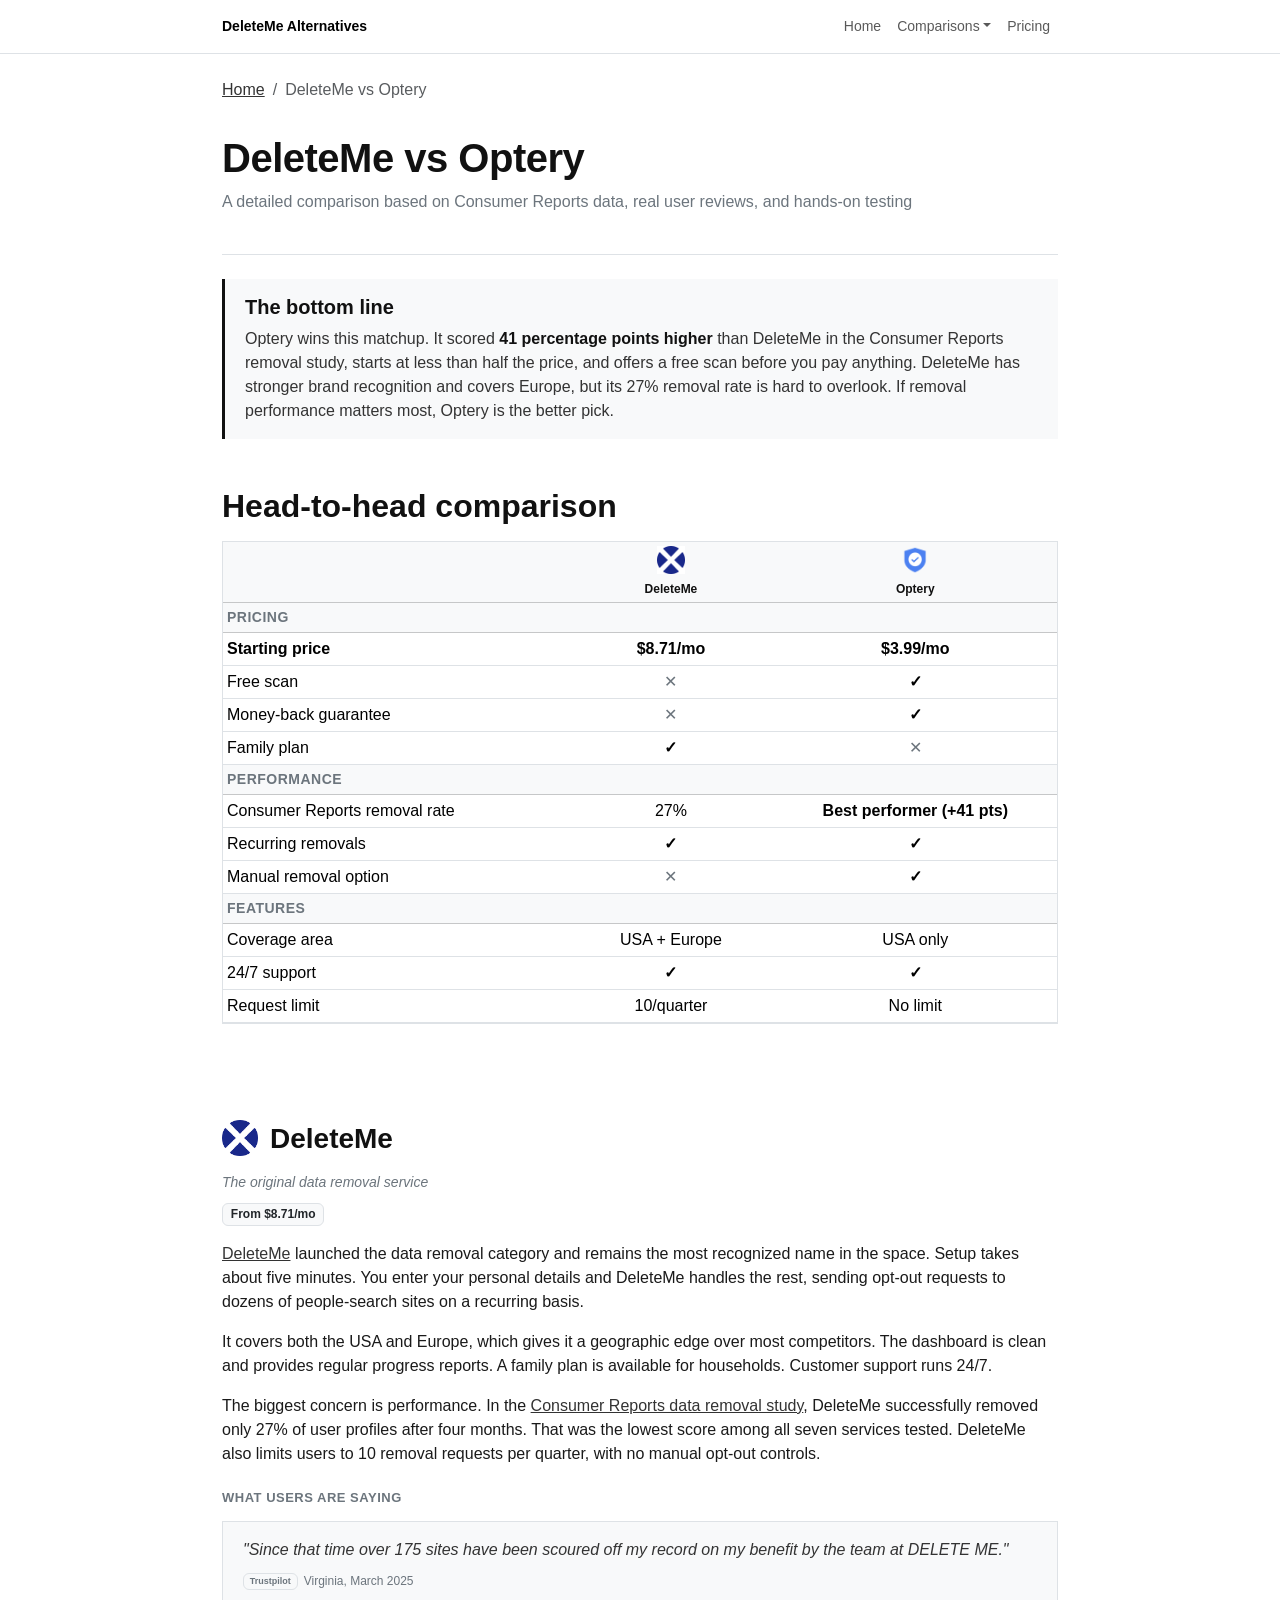
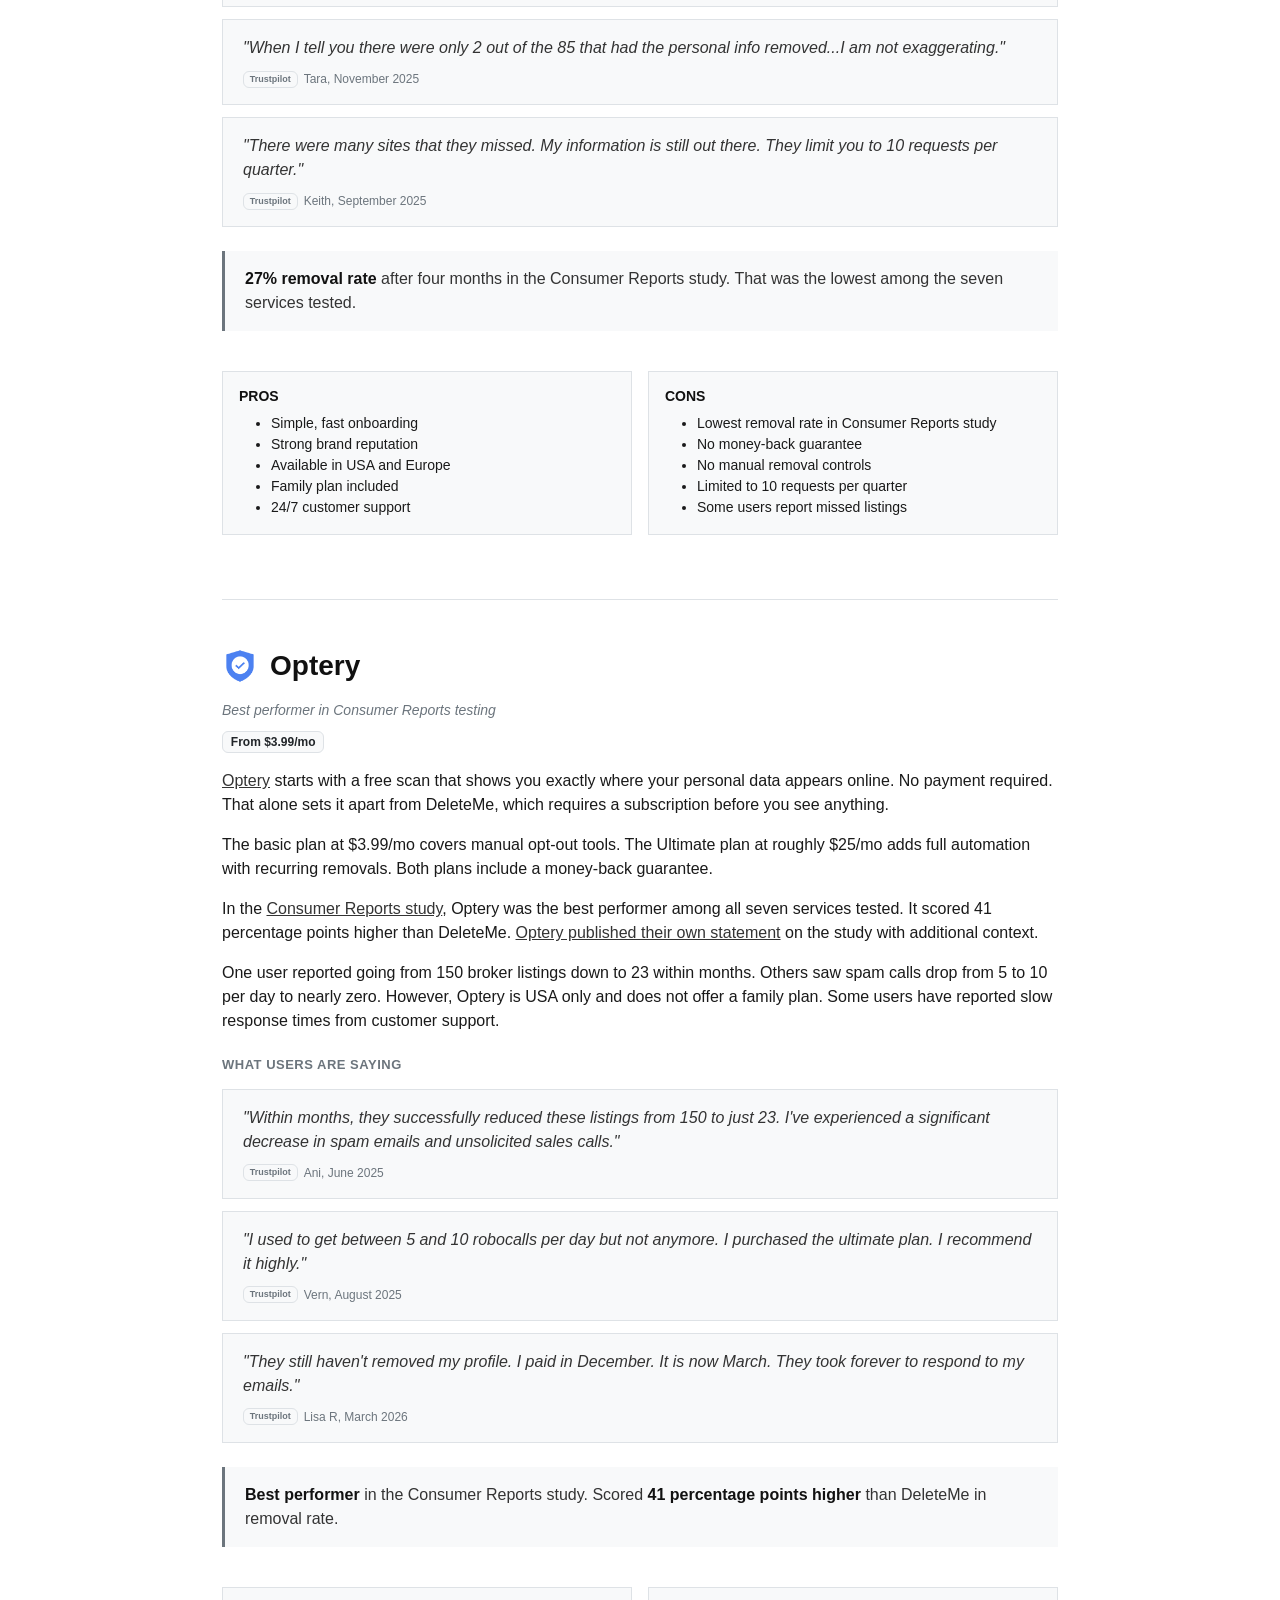
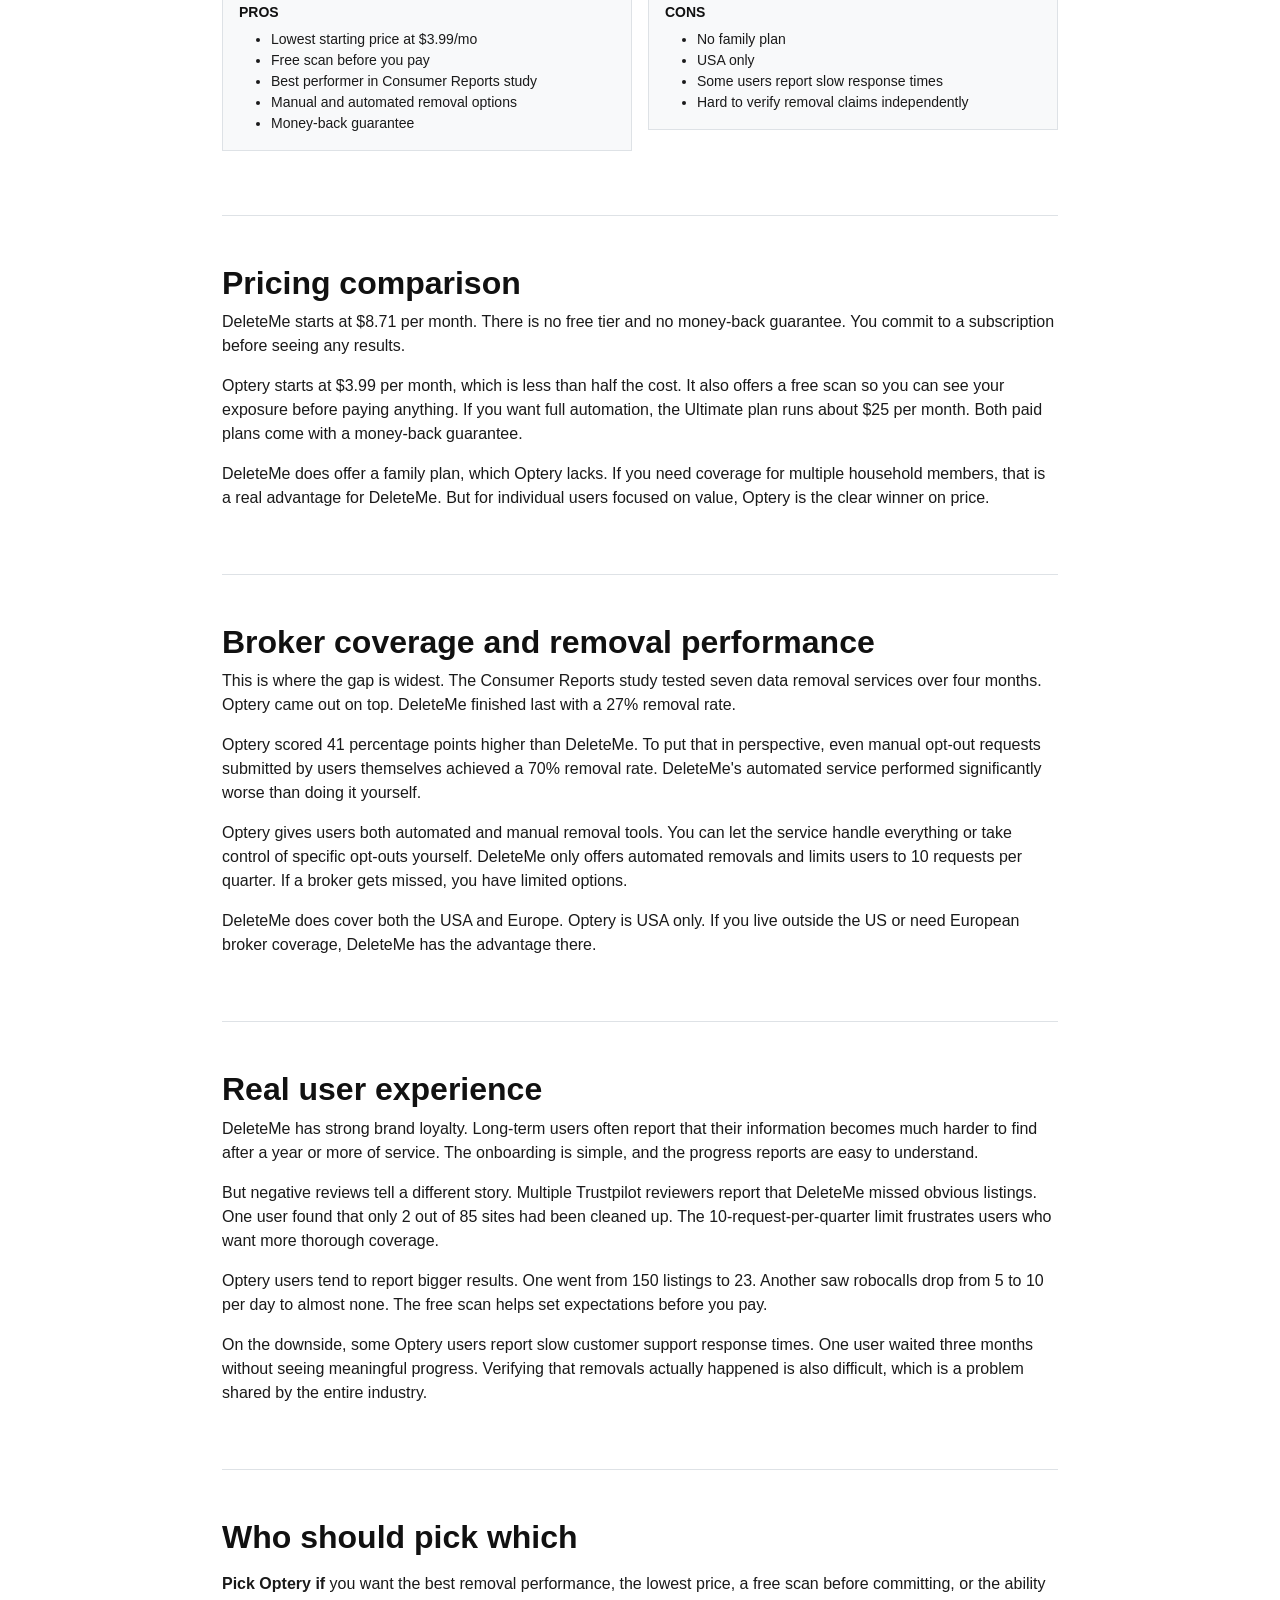
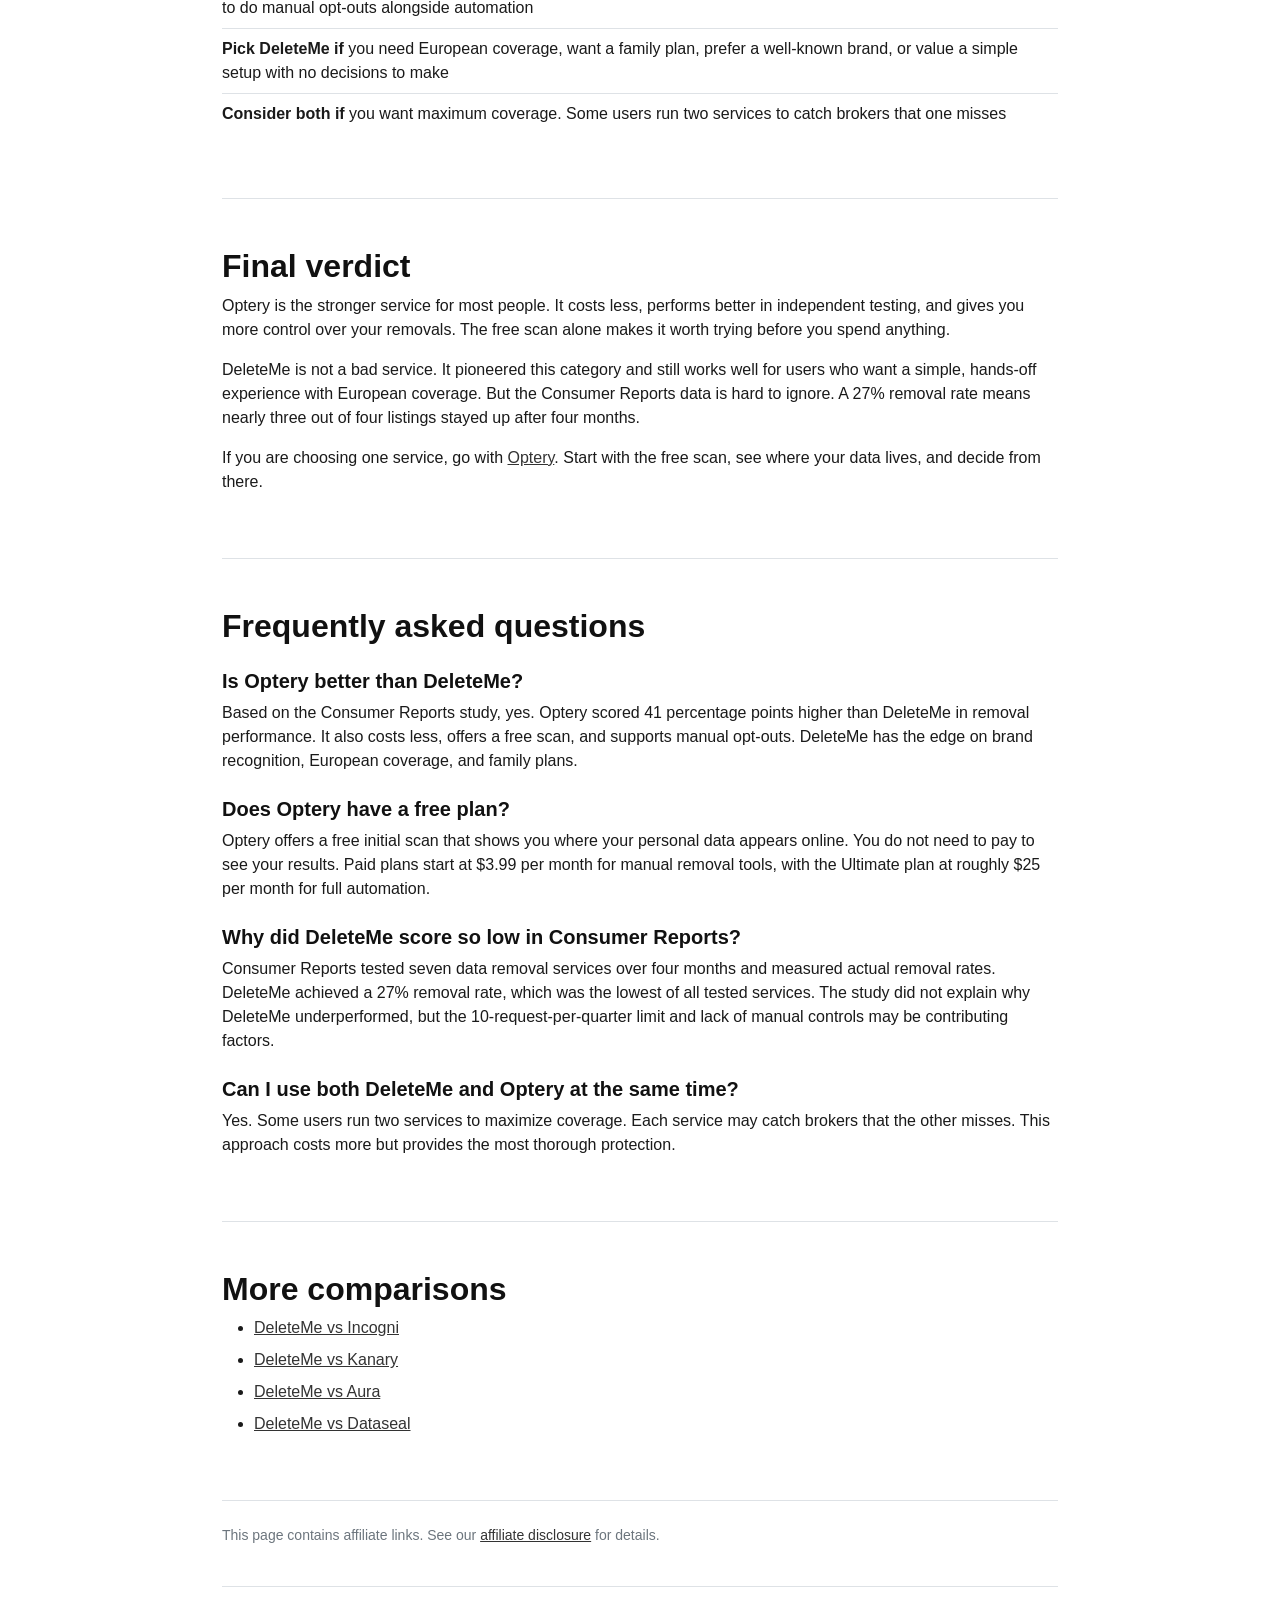
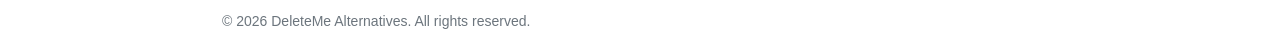
<file: deleteme-vs-optery.html>
<!DOCTYPE html>
<html lang="en">
<head>
    <meta charset="utf-8"/>
    <meta name="viewport" content="width=device-width, initial-scale=1"/>

    <!-- Primary SEO -->
    <title>DeleteMe vs Optery (2026) - Which Data Removal Service Wins?</title>
    <meta name="description" content="We compared DeleteMe and Optery side by side using Consumer Reports data, real user reviews, and hands-on testing. See which data removal service is better for you." />
    <meta name="author" content="DeleteMe Alternatives" />
    <meta name="robots" content="index, follow, max-snippet:-1, max-image-preview:large, max-video-preview:-1" />
    <link rel="canonical" href="https://deletemealternatives.com/deleteme-vs-optery" />

    <!-- Geo targeting -->
    <meta name="geo.region" content="US" />
    <meta name="geo.placename" content="United States" />
    <meta name="content-language" content="en-US" />

    <!-- Open Graph -->
    <meta property="og:type" content="article" />
    <meta property="og:title" content="DeleteMe vs Optery (2026) - Which Data Removal Service Wins?" />
    <meta property="og:description" content="We compared DeleteMe and Optery side by side using Consumer Reports data, real user reviews, and hands-on testing. See which data removal service is better for you." />
    <meta property="og:url" content="https://deletemealternatives.com/deleteme-vs-optery" />
    <meta property="og:site_name" content="DeleteMe Alternatives" />
    <meta property="og:locale" content="en_US" />
    <meta property="og:image" content="https://deletemealternatives.com/images/og-image.png" />
    <meta property="og:image:width" content="1200" />
    <meta property="og:image:height" content="630" />
    <meta property="og:image:alt" content="DeleteMe vs Optery comparison for data removal in 2026" />
    <meta property="article:published_time" content="2025-06-01T00:00:00+00:00" />
    <meta property="article:modified_time" content="2026-03-15T00:00:00+00:00" />

    <!-- Twitter Card -->
    <meta name="twitter:card" content="summary_large_image" />
    <meta name="twitter:title" content="DeleteMe vs Optery (2026) - Which Data Removal Service Wins?" />
    <meta name="twitter:description" content="We compared DeleteMe and Optery side by side using Consumer Reports data, real user reviews, and hands-on testing. See which data removal service is better for you." />
    <meta name="twitter:image" content="https://deletemealternatives.com/images/og-image.png" />
    <meta name="twitter:image:alt" content="DeleteMe vs Optery comparison for data removal in 2026" />

    <!-- Favicon -->
    <link rel="icon" type="image/png" sizes="96x96" href="/favicon-96x96.png">
    <link rel="icon" type="image/svg+xml" href="/favicon.svg">
    <link rel="shortcut icon" href="/favicon.ico">

    <!-- Bootstrap 5 CSS -->
    <link href="https://cdn.jsdelivr.net/npm/bootstrap@5.3.3/dist/css/bootstrap.min.css" rel="stylesheet" crossorigin="anonymous">
    <link rel="stylesheet" href="css/style.css">
</head>
<body>
  <nav class="navbar navbar-expand-sm border-bottom" style="font-size: 14px;">
    <div class="container" style="max-width: 860px;">
      <a class="navbar-brand fw-bold" href="/" style="font-size: 14px;">DeleteMe Alternatives</a>
      <button class="navbar-toggler" type="button" data-bs-toggle="collapse" data-bs-target="#siteNav" aria-controls="siteNav" aria-expanded="false" aria-label="Toggle navigation">
        <span class="navbar-toggler-icon"></span>
      </button>
      <div class="collapse navbar-collapse" id="siteNav">
        <ul class="navbar-nav ms-auto">
          <li class="nav-item"><a class="nav-link" href="/">Home</a></li>
          <li class="nav-item dropdown">
            <a class="nav-link dropdown-toggle" href="#" role="button" data-bs-toggle="dropdown" aria-expanded="false">Comparisons</a>
            <ul class="dropdown-menu dropdown-menu-end">
              <li><a class="dropdown-item" href="/deleteme-vs-incogni">DeleteMe vs Incogni</a></li>
              <li><a class="dropdown-item" href="/deleteme-vs-optery">DeleteMe vs Optery</a></li>
              <li><a class="dropdown-item" href="/deleteme-vs-kanary">DeleteMe vs Kanary</a></li>
              <li><a class="dropdown-item" href="/deleteme-vs-aura">DeleteMe vs Aura</a></li>
              <li><a class="dropdown-item" href="/deleteme-vs-dataseal">DeleteMe vs Dataseal</a></li>
            </ul>
          </li>
          <li class="nav-item"><a class="nav-link" href="/deleteme-cost">Pricing</a></li>
        </ul>
      </div>
    </div>
  </nav>

  <div class="container" style="max-width: 860px;">

    <!-- Breadcrumb -->
    <nav aria-label="breadcrumb" class="pt-4">
      <ol class="breadcrumb small">
        <li class="breadcrumb-item"><a href="/">Home</a></li>
        <li class="breadcrumb-item active" aria-current="page">DeleteMe vs Optery</li>
      </ol>
    </nav>

    <!-- Header -->
    <header class="site-header" style="padding-top: 16px;">
      <h1 class="fw-bold">DeleteMe vs Optery</h1>
      <p class="text-secondary mt-1 mb-0">A detailed comparison based on Consumer Reports data, real user reviews, and hands-on testing</p>
    </header>

    <!-- Bottom Line Verdict Box -->
    <section class="my-4">
      <div class="data-callout" style="border-left: 3px solid #111;">
        <h2 class="fs-5 fw-bold mb-2">The bottom line</h2>
        <p>Optery wins this matchup. It scored <span class="stat">41 percentage points higher</span> than DeleteMe in the Consumer Reports removal study, starts at less than half the price, and offers a free scan before you pay anything. DeleteMe has stronger brand recognition and covers Europe, but its 27% removal rate is hard to overlook. If removal performance matters most, Optery is the better pick.</p>
      </div>
    </section>

    <!-- Head-to-Head Comparison Table -->
    <h2 class="fw-bold mt-5 mb-3">Head-to-head comparison</h2>
    <div class="table-responsive border mb-5">
      <table class="table table-hover table-sm mb-0 text-center align-middle">
        <thead class="table-light">
          <tr>
            <th class="text-start" style="min-width: 180px;"></th>
            <th style="min-width: 140px;">
              <div class="company-cell">
                <img src="images/logo-deleteme.png" alt="DeleteMe logo" class="company-logo">
                <span class="company-name">DeleteMe</span>
              </div>
            </th>
            <th style="min-width: 140px;">
              <div class="company-cell">
                <img src="images/logo-optery.png" alt="Optery logo" class="company-logo">
                <span class="company-name">Optery</span>
              </div>
            </th>
          </tr>
        </thead>
        <tbody>
          <tr class="table-light"><td colspan="3" class="text-start fw-bold text-uppercase text-secondary small" style="letter-spacing: 0.5px;">Pricing</td></tr>
          <tr class="fw-semibold"><td class="text-start">Starting price</td><td>$8.71/mo</td><td>$3.99/mo</td></tr>
          <tr><td class="text-start fw-medium">Free scan</td><td class="text-secondary">&#10005;</td><td class="fw-bold">&#10003;</td></tr>
          <tr><td class="text-start fw-medium">Money-back guarantee</td><td class="text-secondary">&#10005;</td><td class="fw-bold">&#10003;</td></tr>
          <tr><td class="text-start fw-medium">Family plan</td><td class="fw-bold">&#10003;</td><td class="text-secondary">&#10005;</td></tr>
          <tr class="table-light"><td colspan="3" class="text-start fw-bold text-uppercase text-secondary small" style="letter-spacing: 0.5px;">Performance</td></tr>
          <tr><td class="text-start fw-medium">Consumer Reports removal rate</td><td>27%</td><td class="fw-bold">Best performer (+41 pts)</td></tr>
          <tr><td class="text-start fw-medium">Recurring removals</td><td class="fw-bold">&#10003;</td><td class="fw-bold">&#10003;</td></tr>
          <tr><td class="text-start fw-medium">Manual removal option</td><td class="text-secondary">&#10005;</td><td class="fw-bold">&#10003;</td></tr>
          <tr class="table-light"><td colspan="3" class="text-start fw-bold text-uppercase text-secondary small" style="letter-spacing: 0.5px;">Features</td></tr>
          <tr><td class="text-start fw-medium">Coverage area</td><td>USA + Europe</td><td>USA only</td></tr>
          <tr><td class="text-start fw-medium">24/7 support</td><td class="fw-bold">&#10003;</td><td class="fw-bold">&#10003;</td></tr>
          <tr><td class="text-start fw-medium">Request limit</td><td>10/quarter</td><td>No limit</td></tr>
        </tbody>
      </table>
    </div>

    <!-- DeleteMe Deep Dive -->
    <section class="py-5 border-bottom" id="deleteme">
      <div class="product-header mb-3">
        <img src="images/logo-deleteme.png" alt="DeleteMe logo">
        <h2 class="fw-bold fs-3">DeleteMe</h2>
      </div>
      <p class="text-secondary fst-italic small mb-2">The original data removal service</p>
      <span class="badge bg-light text-dark border fw-semibold mb-3">From $8.71/mo</span>

      <p><a href="https://joindeleteme.com/?utm_source=deletemealternatives&utm_medium=vs-page&utm_campaign=deleteme-vs-optery" target="_blank" rel="nofollow sponsored noopener">DeleteMe</a> launched the data removal category and remains the most recognized name in the space. Setup takes about five minutes. You enter your personal details and DeleteMe handles the rest, sending opt-out requests to dozens of people-search sites on a recurring basis.</p>
      <p>It covers both the USA and Europe, which gives it a geographic edge over most competitors. The dashboard is clean and provides regular progress reports. A family plan is available for households. Customer support runs 24/7.</p>
      <p>The biggest concern is performance. In the <a href="https://www.consumerreports.org/electronics/personal-information/services-that-delete-data-from-people-search-sites-review-a2705843415/" target="_blank" rel="noopener">Consumer Reports data removal study</a>, DeleteMe successfully removed only 27% of user profiles after four months. That was the lowest score among all seven services tested. DeleteMe also limits users to 10 removal requests per quarter, with no manual opt-out controls.</p>

      <h6 class="text-uppercase text-secondary fw-semibold mt-4 mb-3" style="letter-spacing: 0.5px; font-size: 13px;">What users are saying</h6>
      <div class="review-card"><p>"Since that time over 175 sites have been scoured off my record on my benefit by the team at DELETE ME."</p><div class="review-source"><span class="badge bg-light text-secondary border">Trustpilot</span> Virginia, March 2025</div></div>
      <div class="review-card"><p>"When I tell you there were only 2 out of the 85 that had the personal info removed...I am not exaggerating."</p><div class="review-source"><span class="badge bg-light text-secondary border">Trustpilot</span> Tara, November 2025</div></div>
      <div class="review-card"><p>"There were many sites that they missed. My information is still out there. They limit you to 10 requests per quarter."</p><div class="review-source"><span class="badge bg-light text-secondary border">Trustpilot</span> Keith, September 2025</div></div>

      <div class="data-callout my-4"><p><span class="stat">27% removal rate</span> after four months in the Consumer Reports study. That was the lowest among the seven services tested.</p></div>

      <div class="row g-3 my-3">
        <div class="col-md-6">
          <div class="bg-light border p-3">
            <h6 class="text-uppercase fw-semibold small mb-2">Pros</h6>
            <ul class="small mb-0"><li>Simple, fast onboarding</li><li>Strong brand reputation</li><li>Available in USA and Europe</li><li>Family plan included</li><li>24/7 customer support</li></ul>
          </div>
        </div>
        <div class="col-md-6">
          <div class="bg-light border p-3">
            <h6 class="text-uppercase fw-semibold small mb-2">Cons</h6>
            <ul class="small mb-0"><li>Lowest removal rate in Consumer Reports study</li><li>No money-back guarantee</li><li>No manual removal controls</li><li>Limited to 10 requests per quarter</li><li>Some users report missed listings</li></ul>
          </div>
        </div>
      </div>
    </section>

    <!-- Optery Deep Dive -->
    <section class="py-5 border-bottom" id="optery">
      <div class="product-header mb-3">
        <img src="images/logo-optery.png" alt="Optery logo">
        <h2 class="fw-bold fs-3">Optery</h2>
      </div>
      <p class="text-secondary fst-italic small mb-2">Best performer in Consumer Reports testing</p>
      <span class="badge bg-light text-dark border fw-semibold mb-3">From $3.99/mo</span>

      <p><a href="https://www.optery.com/?utm_source=deletemealternatives&utm_medium=vs-page&utm_campaign=deleteme-vs-optery" target="_blank" rel="nofollow sponsored noopener">Optery</a> starts with a free scan that shows you exactly where your personal data appears online. No payment required. That alone sets it apart from DeleteMe, which requires a subscription before you see anything.</p>
      <p>The basic plan at $3.99/mo covers manual opt-out tools. The Ultimate plan at roughly $25/mo adds full automation with recurring removals. Both plans include a money-back guarantee.</p>
      <p>In the <a href="https://www.consumerreports.org/electronics/personal-information/services-that-delete-data-from-people-search-sites-review-a2705843415/" target="_blank" rel="noopener">Consumer Reports study</a>, Optery was the best performer among all seven services tested. It scored 41 percentage points higher than DeleteMe. <a href="https://www.optery.com/optery-statement-on-consumer-reports-people-search-removal-study/" target="_blank" rel="noopener">Optery published their own statement</a> on the study with additional context.</p>
      <p>One user reported going from 150 broker listings down to 23 within months. Others saw spam calls drop from 5 to 10 per day to nearly zero. However, Optery is USA only and does not offer a family plan. Some users have reported slow response times from customer support.</p>

      <h6 class="text-uppercase text-secondary fw-semibold mt-4 mb-3" style="letter-spacing: 0.5px; font-size: 13px;">What users are saying</h6>
      <div class="review-card"><p>"Within months, they successfully reduced these listings from 150 to just 23. I've experienced a significant decrease in spam emails and unsolicited sales calls."</p><div class="review-source"><span class="badge bg-light text-secondary border">Trustpilot</span> Ani, June 2025</div></div>
      <div class="review-card"><p>"I used to get between 5 and 10 robocalls per day but not anymore. I purchased the ultimate plan. I recommend it highly."</p><div class="review-source"><span class="badge bg-light text-secondary border">Trustpilot</span> Vern, August 2025</div></div>
      <div class="review-card"><p>"They still haven't removed my profile. I paid in December. It is now March. They took forever to respond to my emails."</p><div class="review-source"><span class="badge bg-light text-secondary border">Trustpilot</span> Lisa R, March 2026</div></div>

      <div class="data-callout my-4"><p><span class="stat">Best performer</span> in the Consumer Reports study. Scored <span class="stat">41 percentage points higher</span> than DeleteMe in removal rate.</p></div>

      <div class="row g-3 my-3">
        <div class="col-md-6">
          <div class="bg-light border p-3">
            <h6 class="text-uppercase fw-semibold small mb-2">Pros</h6>
            <ul class="small mb-0"><li>Lowest starting price at $3.99/mo</li><li>Free scan before you pay</li><li>Best performer in Consumer Reports study</li><li>Manual and automated removal options</li><li>Money-back guarantee</li></ul>
          </div>
        </div>
        <div class="col-md-6">
          <div class="bg-light border p-3">
            <h6 class="text-uppercase fw-semibold small mb-2">Cons</h6>
            <ul class="small mb-0"><li>No family plan</li><li>USA only</li><li>Some users report slow response times</li><li>Hard to verify removal claims independently</li></ul>
          </div>
        </div>
      </div>
    </section>

    <!-- Detailed Comparison Sections -->
    <section class="py-5 border-bottom">
      <h2 class="fw-bold">Pricing comparison</h2>
      <p>DeleteMe starts at $8.71 per month. There is no free tier and no money-back guarantee. You commit to a subscription before seeing any results.</p>
      <p>Optery starts at $3.99 per month, which is less than half the cost. It also offers a free scan so you can see your exposure before paying anything. If you want full automation, the Ultimate plan runs about $25 per month. Both paid plans come with a money-back guarantee.</p>
      <p>DeleteMe does offer a family plan, which Optery lacks. If you need coverage for multiple household members, that is a real advantage for DeleteMe. But for individual users focused on value, Optery is the clear winner on price.</p>
    </section>

    <section class="py-5 border-bottom">
      <h2 class="fw-bold">Broker coverage and removal performance</h2>
      <p>This is where the gap is widest. The Consumer Reports study tested seven data removal services over four months. Optery came out on top. DeleteMe finished last with a 27% removal rate.</p>
      <p>Optery scored 41 percentage points higher than DeleteMe. To put that in perspective, even manual opt-out requests submitted by users themselves achieved a 70% removal rate. DeleteMe's automated service performed significantly worse than doing it yourself.</p>
      <p>Optery gives users both automated and manual removal tools. You can let the service handle everything or take control of specific opt-outs yourself. DeleteMe only offers automated removals and limits users to 10 requests per quarter. If a broker gets missed, you have limited options.</p>
      <p>DeleteMe does cover both the USA and Europe. Optery is USA only. If you live outside the US or need European broker coverage, DeleteMe has the advantage there.</p>
    </section>

    <section class="py-5 border-bottom">
      <h2 class="fw-bold">Real user experience</h2>
      <p>DeleteMe has strong brand loyalty. Long-term users often report that their information becomes much harder to find after a year or more of service. The onboarding is simple, and the progress reports are easy to understand.</p>
      <p>But negative reviews tell a different story. Multiple Trustpilot reviewers report that DeleteMe missed obvious listings. One user found that only 2 out of 85 sites had been cleaned up. The 10-request-per-quarter limit frustrates users who want more thorough coverage.</p>
      <p>Optery users tend to report bigger results. One went from 150 listings to 23. Another saw robocalls drop from 5 to 10 per day to almost none. The free scan helps set expectations before you pay.</p>
      <p>On the downside, some Optery users report slow customer support response times. One user waited three months without seeing meaningful progress. Verifying that removals actually happened is also difficult, which is a problem shared by the entire industry.</p>
    </section>

    <section class="py-5 border-bottom">
      <h2 class="fw-bold">Who should pick which</h2>
      <div class="verdict">
        <ul>
          <li><strong>Pick Optery if</strong> you want the best removal performance, the lowest price, a free scan before committing, or the ability to do manual opt-outs alongside automation</li>
          <li><strong>Pick DeleteMe if</strong> you need European coverage, want a family plan, prefer a well-known brand, or value a simple setup with no decisions to make</li>
          <li><strong>Consider both if</strong> you want maximum coverage. Some users run two services to catch brokers that one misses</li>
        </ul>
      </div>
    </section>

    <!-- Final Verdict -->
    <section class="py-5 border-bottom">
      <h2 class="fw-bold">Final verdict</h2>
      <p>Optery is the stronger service for most people. It costs less, performs better in independent testing, and gives you more control over your removals. The free scan alone makes it worth trying before you spend anything.</p>
      <p>DeleteMe is not a bad service. It pioneered this category and still works well for users who want a simple, hands-off experience with European coverage. But the Consumer Reports data is hard to ignore. A 27% removal rate means nearly three out of four listings stayed up after four months.</p>
      <p>If you are choosing one service, go with <a href="https://www.optery.com/?utm_source=deletemealternatives&utm_medium=vs-page&utm_campaign=deleteme-vs-optery" target="_blank" rel="nofollow sponsored noopener">Optery</a>. Start with the free scan, see where your data lives, and decide from there.</p>
    </section>

    <!-- FAQ -->
    <section class="py-5 border-bottom">
      <h2 class="fw-bold">Frequently asked questions</h2>

      <h5 class="fw-semibold mt-4">Is Optery better than DeleteMe?</h5>
      <p>Based on the Consumer Reports study, yes. Optery scored 41 percentage points higher than DeleteMe in removal performance. It also costs less, offers a free scan, and supports manual opt-outs. DeleteMe has the edge on brand recognition, European coverage, and family plans.</p>

      <h5 class="fw-semibold mt-4">Does Optery have a free plan?</h5>
      <p>Optery offers a free initial scan that shows you where your personal data appears online. You do not need to pay to see your results. Paid plans start at $3.99 per month for manual removal tools, with the Ultimate plan at roughly $25 per month for full automation.</p>

      <h5 class="fw-semibold mt-4">Why did DeleteMe score so low in Consumer Reports?</h5>
      <p>Consumer Reports tested seven data removal services over four months and measured actual removal rates. DeleteMe achieved a 27% removal rate, which was the lowest of all tested services. The study did not explain why DeleteMe underperformed, but the 10-request-per-quarter limit and lack of manual controls may be contributing factors.</p>

      <h5 class="fw-semibold mt-4">Can I use both DeleteMe and Optery at the same time?</h5>
      <p>Yes. Some users run two services to maximize coverage. Each service may catch brokers that the other misses. This approach costs more but provides the most thorough protection.</p>
    </section>

    <!-- More Comparisons -->
    <section class="py-5 border-bottom">
      <h2 class="fw-bold">More comparisons</h2>
      <ul>
        <li class="mb-2"><a href="deleteme-vs-incogni">DeleteMe vs Incogni</a></li>
        <li class="mb-2"><a href="deleteme-vs-kanary">DeleteMe vs Kanary</a></li>
        <li class="mb-2"><a href="deleteme-vs-aura">DeleteMe vs Aura</a></li>
        <li class="mb-0"><a href="deleteme-vs-dataseal">DeleteMe vs Dataseal</a></li>
      </ul>
    </section>

    <!-- Affiliate Disclosure -->
    <section class="py-4">
      <p class="text-secondary small">This page contains affiliate links. See our <a href="disclosure">affiliate disclosure</a> for details.</p>
    </section>

    <!-- Footer -->
    <footer class="py-4 border-top">
      <p class="text-secondary small mb-0">&copy; 2026 DeleteMe Alternatives. All rights reserved.</p>
    </footer>

  </div>

  <!-- JSON-LD Structured Data -->

  <!-- Article Schema -->
  <script type="application/ld+json">
  {
    "@context": "https://schema.org",
    "@type": "Article",
    "headline": "DeleteMe vs Optery (2026) - Which Data Removal Service Wins?",
    "description": "We compared DeleteMe and Optery side by side using Consumer Reports data, real user reviews, and hands-on testing. See which data removal service is better for you.",
    "datePublished": "2025-06-01",
    "dateModified": "2026-03-15",
    "author": {
      "@type": "Organization",
      "name": "DeleteMe Alternatives",
      "url": "https://deletemealternatives.com"
    },
    "publisher": {
      "@type": "Organization",
      "name": "DeleteMe Alternatives",
      "url": "https://deletemealternatives.com"
    },
    "mainEntityOfPage": {
      "@type": "WebPage",
      "@id": "https://deletemealternatives.com/deleteme-vs-optery"
    }
  }
  </script>

  <!-- FAQ Schema -->
  <script type="application/ld+json">
  {
    "@context": "https://schema.org",
    "@type": "FAQPage",
    "mainEntity": [
      {
        "@type": "Question",
        "name": "Is Optery better than DeleteMe?",
        "acceptedAnswer": {
          "@type": "Answer",
          "text": "Based on the Consumer Reports study, yes. Optery scored 41 percentage points higher than DeleteMe in removal performance. It also costs less, offers a free scan, and supports manual opt-outs. DeleteMe has the edge on brand recognition, European coverage, and family plans."
        }
      },
      {
        "@type": "Question",
        "name": "Does Optery have a free plan?",
        "acceptedAnswer": {
          "@type": "Answer",
          "text": "Optery offers a free initial scan that shows you where your personal data appears online. You do not need to pay to see your results. Paid plans start at $3.99 per month for manual removal tools, with the Ultimate plan at roughly $25 per month for full automation."
        }
      },
      {
        "@type": "Question",
        "name": "Why did DeleteMe score so low in Consumer Reports?",
        "acceptedAnswer": {
          "@type": "Answer",
          "text": "Consumer Reports tested seven data removal services over four months and measured actual removal rates. DeleteMe achieved a 27% removal rate, which was the lowest of all tested services. The study did not explain why DeleteMe underperformed, but the 10-request-per-quarter limit and lack of manual controls may be contributing factors."
        }
      },
      {
        "@type": "Question",
        "name": "Can I use both DeleteMe and Optery at the same time?",
        "acceptedAnswer": {
          "@type": "Answer",
          "text": "Yes. Some users run two services to maximize coverage. Each service may catch brokers that the other misses. This approach costs more but provides the most thorough protection."
        }
      }
    ]
  }
  </script>

  <!-- BreadcrumbList Schema -->
  <script type="application/ld+json">
  {
    "@context": "https://schema.org",
    "@type": "BreadcrumbList",
    "itemListElement": [
      {
        "@type": "ListItem",
        "position": 1,
        "name": "Home",
        "item": "https://deletemealternatives.com/"
      },
      {
        "@type": "ListItem",
        "position": 2,
        "name": "DeleteMe vs Optery",
        "item": "https://deletemealternatives.com/deleteme-vs-optery"
      }
    ]
  }
  </script>

  <script src="https://cdn.jsdelivr.net/npm/bootstrap@5.3.3/dist/js/bootstrap.bundle.min.js" crossorigin="anonymous"></script>
</body>
</html>
</file>
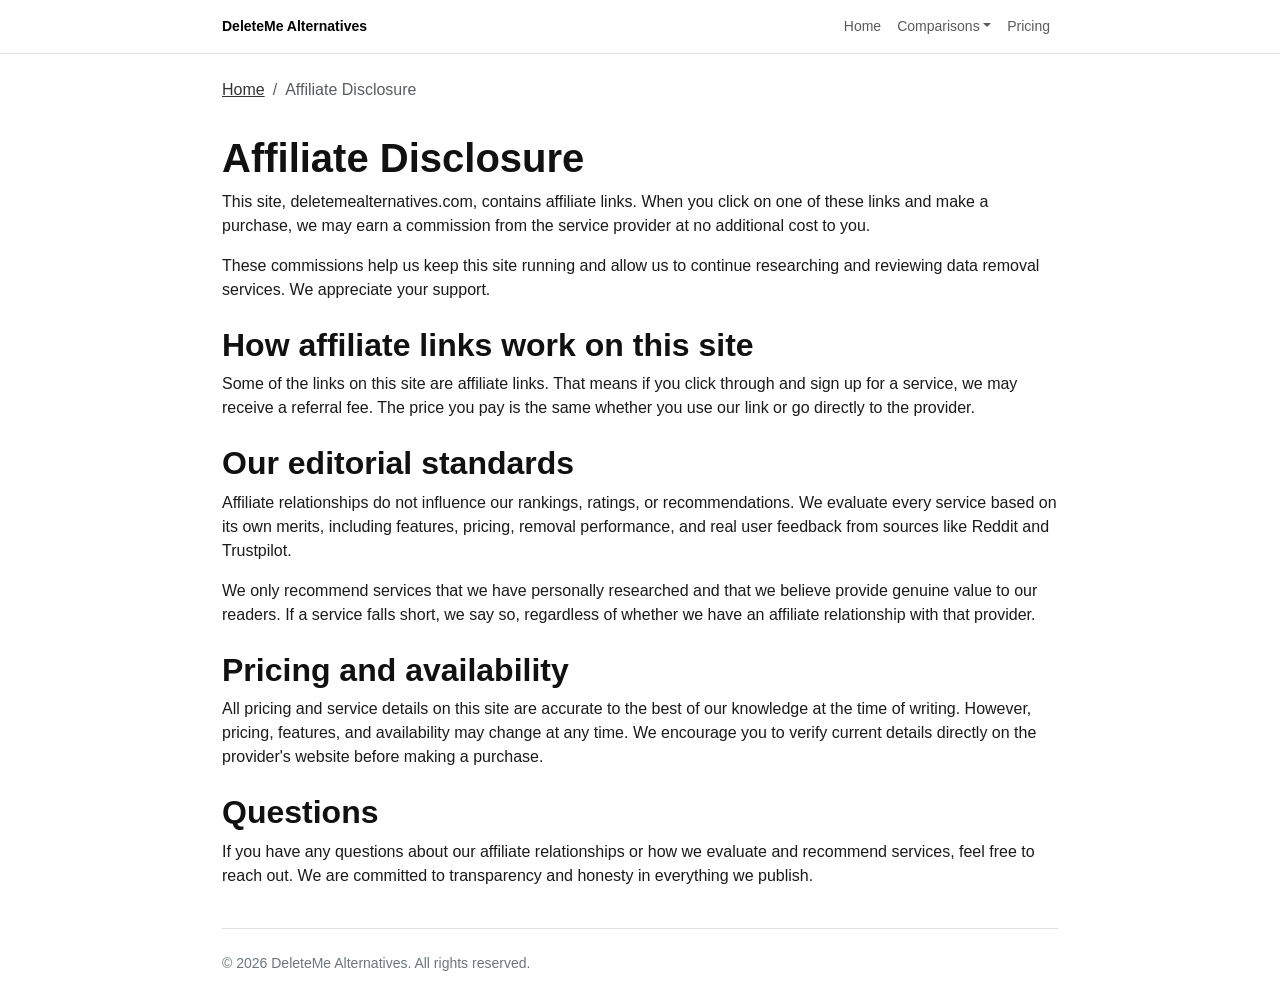
<file: disclosure.html>
<!DOCTYPE html>
<html lang="en">
<head>
    <meta charset="utf-8"/>
    <meta name="viewport" content="width=device-width, initial-scale=1"/>

    <!-- Primary SEO -->
    <title>Affiliate Disclosure - DeleteMe Alternatives</title>
    <meta name="description" content="Affiliate disclosure for deletemealternatives.com. Learn how affiliate links are used on this site and how we maintain editorial independence." />
    <meta name="author" content="DeleteMe Alternatives" />
    <meta name="robots" content="index, follow" />
    <link rel="canonical" href="https://deletemealternatives.com/disclosure" />

    <!-- Open Graph -->
    <meta property="og:type" content="website" />
    <meta property="og:title" content="Affiliate Disclosure - DeleteMe Alternatives" />
    <meta property="og:description" content="Affiliate disclosure for deletemealternatives.com. Learn how affiliate links are used on this site and how we maintain editorial independence." />
    <meta property="og:url" content="https://deletemealternatives.com/disclosure" />
    <meta property="og:site_name" content="DeleteMe Alternatives" />
    <meta property="og:locale" content="en_US" />

    <!-- Twitter Card -->
    <meta name="twitter:card" content="summary" />
    <meta name="twitter:title" content="Affiliate Disclosure - DeleteMe Alternatives" />
    <meta name="twitter:description" content="Affiliate disclosure for deletemealternatives.com. Learn how affiliate links are used on this site and how we maintain editorial independence." />

    <!-- Favicon -->
    <link rel="icon" type="image/png" sizes="96x96" href="/favicon-96x96.png">
    <link rel="icon" type="image/svg+xml" href="/favicon.svg">
    <link rel="shortcut icon" href="/favicon.ico">

    <!-- Bootstrap 5 CSS -->
    <link href="https://cdn.jsdelivr.net/npm/bootstrap@5.3.3/dist/css/bootstrap.min.css" rel="stylesheet" crossorigin="anonymous">
    <link rel="stylesheet" href="css/style.css">
</head>
<body>
  <nav class="navbar navbar-expand-sm border-bottom" style="font-size: 14px;">
    <div class="container" style="max-width: 860px;">
      <a class="navbar-brand fw-bold" href="/" style="font-size: 14px;">DeleteMe Alternatives</a>
      <button class="navbar-toggler" type="button" data-bs-toggle="collapse" data-bs-target="#siteNav" aria-controls="siteNav" aria-expanded="false" aria-label="Toggle navigation">
        <span class="navbar-toggler-icon"></span>
      </button>
      <div class="collapse navbar-collapse" id="siteNav">
        <ul class="navbar-nav ms-auto">
          <li class="nav-item"><a class="nav-link" href="/">Home</a></li>
          <li class="nav-item dropdown">
            <a class="nav-link dropdown-toggle" href="#" role="button" data-bs-toggle="dropdown" aria-expanded="false">Comparisons</a>
            <ul class="dropdown-menu dropdown-menu-end">
              <li><a class="dropdown-item" href="/deleteme-vs-incogni">DeleteMe vs Incogni</a></li>
              <li><a class="dropdown-item" href="/deleteme-vs-optery">DeleteMe vs Optery</a></li>
              <li><a class="dropdown-item" href="/deleteme-vs-kanary">DeleteMe vs Kanary</a></li>
              <li><a class="dropdown-item" href="/deleteme-vs-aura">DeleteMe vs Aura</a></li>
              <li><a class="dropdown-item" href="/deleteme-vs-dataseal">DeleteMe vs Dataseal</a></li>
            </ul>
          </li>
          <li class="nav-item"><a class="nav-link" href="/deleteme-cost">Pricing</a></li>
        </ul>
      </div>
    </div>
  </nav>

  <div class="container" style="max-width: 860px;">

    <!-- Breadcrumb -->
    <nav aria-label="breadcrumb" class="pt-4">
      <ol class="breadcrumb">
        <li class="breadcrumb-item"><a href="/">Home</a></li>
        <li class="breadcrumb-item active" aria-current="page">Affiliate Disclosure</li>
      </ol>
    </nav>

    <!-- Main Content -->
    <section class="pt-3 pb-4">
      <h1 class="fw-bold">Affiliate Disclosure</h1>

      <p>This site, deletemealternatives.com, contains affiliate links. When you click on one of these links and make a purchase, we may earn a commission from the service provider at no additional cost to you.</p>

      <p>These commissions help us keep this site running and allow us to continue researching and reviewing data removal services. We appreciate your support.</p>

      <h2 class="fw-bold mt-4">How affiliate links work on this site</h2>

      <p>Some of the links on this site are affiliate links. That means if you click through and sign up for a service, we may receive a referral fee. The price you pay is the same whether you use our link or go directly to the provider.</p>

      <h2 class="fw-bold mt-4">Our editorial standards</h2>

      <p>Affiliate relationships do not influence our rankings, ratings, or recommendations. We evaluate every service based on its own merits, including features, pricing, removal performance, and real user feedback from sources like Reddit and Trustpilot.</p>

      <p>We only recommend services that we have personally researched and that we believe provide genuine value to our readers. If a service falls short, we say so, regardless of whether we have an affiliate relationship with that provider.</p>

      <h2 class="fw-bold mt-4">Pricing and availability</h2>

      <p>All pricing and service details on this site are accurate to the best of our knowledge at the time of writing. However, pricing, features, and availability may change at any time. We encourage you to verify current details directly on the provider's website before making a purchase.</p>

      <h2 class="fw-bold mt-4">Questions</h2>

      <p>If you have any questions about our affiliate relationships or how we evaluate and recommend services, feel free to reach out. We are committed to transparency and honesty in everything we publish.</p>
    </section>

    <!-- Footer -->
    <footer class="py-4 border-top">
      <p class="text-secondary small mb-0">&copy; 2026 DeleteMe Alternatives. All rights reserved.</p>
    </footer>

  </div>

  <!-- JSON-LD Structured Data -->
  <script type="application/ld+json">
  {
    "@context": "https://schema.org",
    "@type": "BreadcrumbList",
    "itemListElement": [
      {
        "@type": "ListItem",
        "position": 1,
        "name": "Home",
        "item": "https://deletemealternatives.com/"
      },
      {
        "@type": "ListItem",
        "position": 2,
        "name": "Affiliate Disclosure",
        "item": "https://deletemealternatives.com/disclosure"
      }
    ]
  }
  </script>

  <script src="https://cdn.jsdelivr.net/npm/bootstrap@5.3.3/dist/js/bootstrap.bundle.min.js" crossorigin="anonymous"></script>
</body>
</html>
</file>
<file: css/style.css>
/* ===== Bootstrap overrides ===== */
body {
  font-family: Helvetica, Arial, sans-serif;
  color: #1a1a1a;
  -webkit-font-smoothing: antialiased;
}

h1, h2, h3, h4, h5, h6 {
  font-family: Helvetica, Arial, sans-serif;
  color: #111;
}

a {
  color: #333;
}

a:hover {
  color: #111;
}

/* ===== Header ===== */
.site-header {
  padding: 48px 0 40px;
  border-bottom: 1px solid #dee2e6;
}

.site-header h1 {
  letter-spacing: -0.5px;
}

/* ===== Company logos in table ===== */
.company-cell {
  display: flex;
  flex-direction: column;
  align-items: center;
  gap: 6px;
}

.company-logo {
  width: 28px;
  height: 28px;
  object-fit: contain;
}

.company-name {
  font-size: 12px;
  font-weight: 600;
  color: #111;
  text-decoration: none;
}

.company-name:hover {
  color: #555;
}

/* ===== Product sections ===== */
.product-header {
  display: flex;
  align-items: center;
  gap: 12px;
}

.product-header img {
  width: 36px;
  height: 36px;
  object-fit: contain;
}

.product-header h2 {
  margin: 0;
}

.product-screenshot {
  width: 100%;
  height: auto;
}

/* ===== Review cards ===== */
.review-card {
  background: #f8f9fa;
  border: 1px solid #dee2e6;
  padding: 16px 20px;
  margin-bottom: 12px;
}

.review-card p {
  margin: 0;
  font-style: italic;
  color: #333;
}

.review-source {
  display: flex;
  align-items: center;
  gap: 6px;
  margin-top: 10px;
  font-size: 12px;
  font-weight: 500;
  color: #6c757d;
}

/* ===== Data callout ===== */
.data-callout {
  background: #f8f9fa;
  border-left: 3px solid #6c757d;
  padding: 16px 20px;
}

.data-callout p {
  margin: 0;
  color: #333;
}

.data-callout .stat {
  font-weight: 700;
  color: #111;
}

/* ===== Verdict list ===== */
.verdict ul {
  list-style: none;
  padding: 0;
}

.verdict li {
  padding: 8px 0;
  border-bottom: 1px solid #dee2e6;
}

.verdict li:last-child {
  border-bottom: none;
}

/* ===== Responsive ===== */
@media (max-width: 576px) {
  .site-header h1 {
    font-size: 1.5rem;
  }
}
</file>
